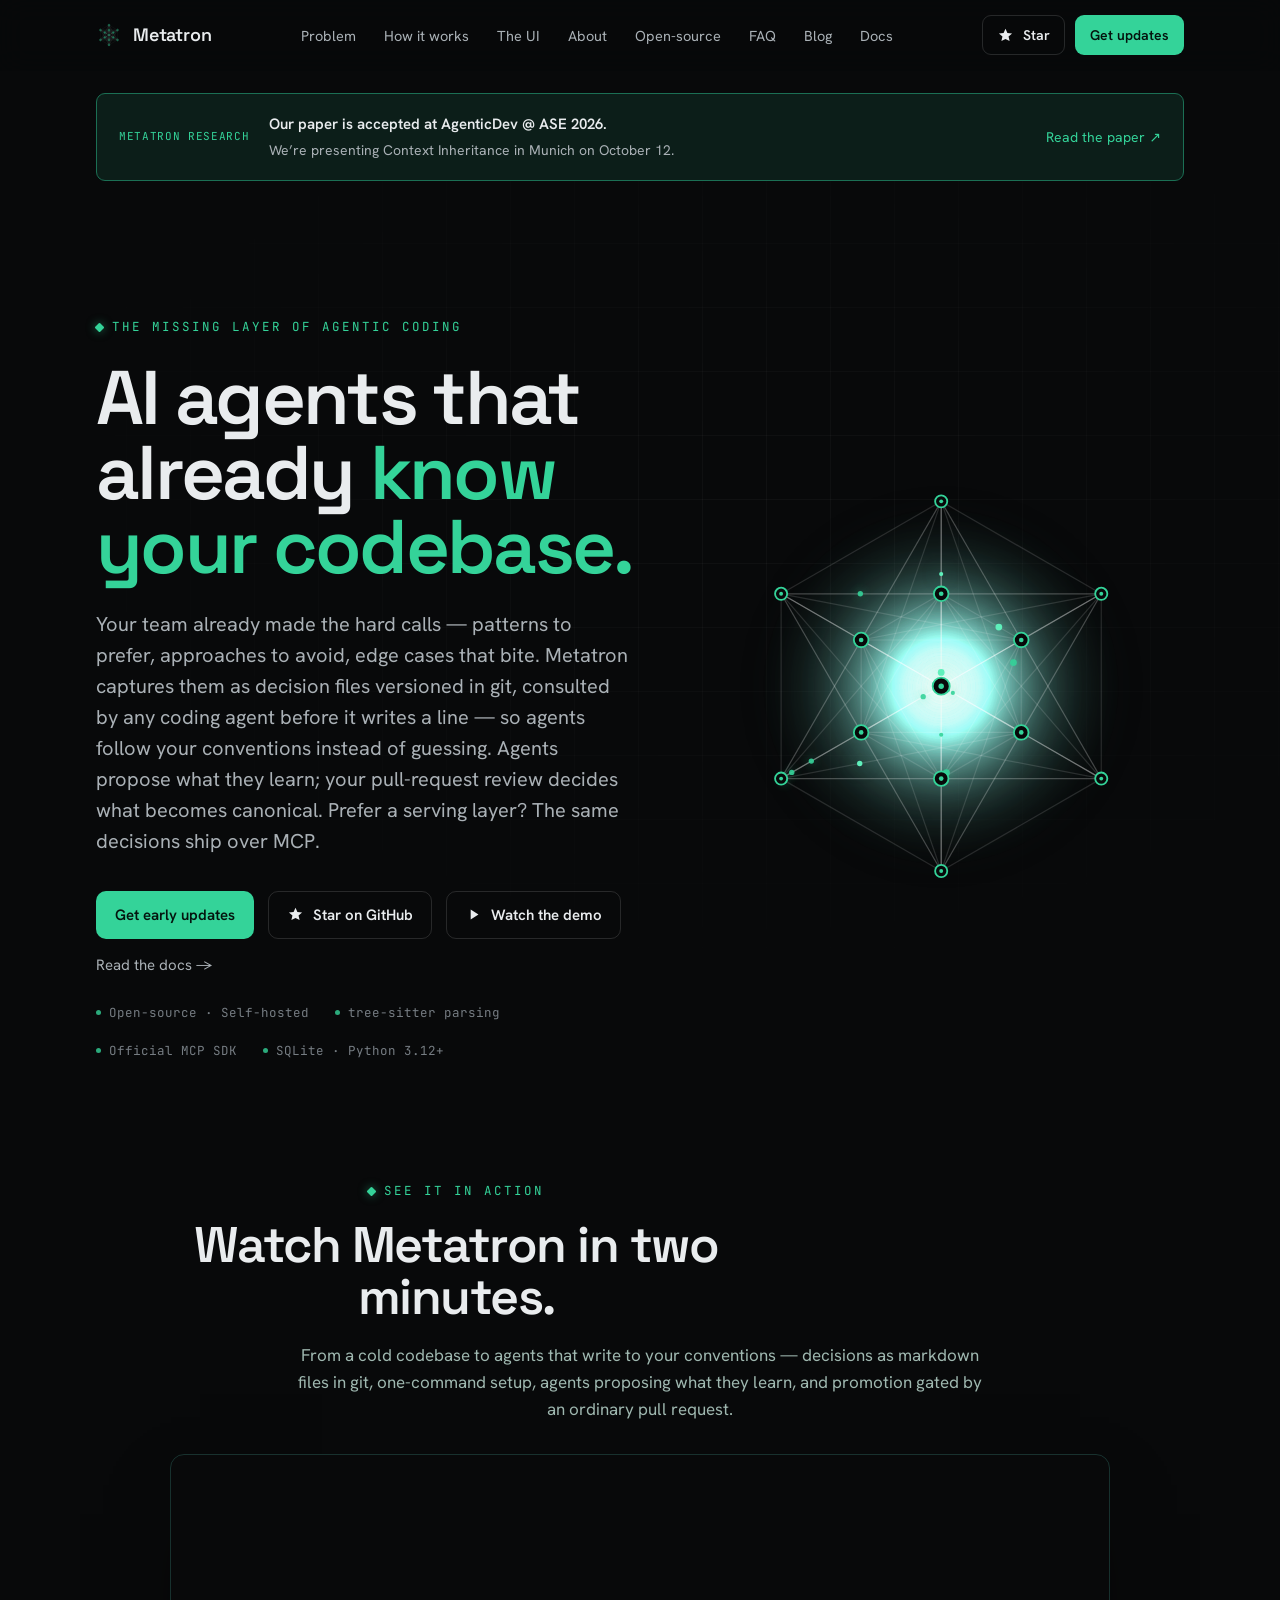
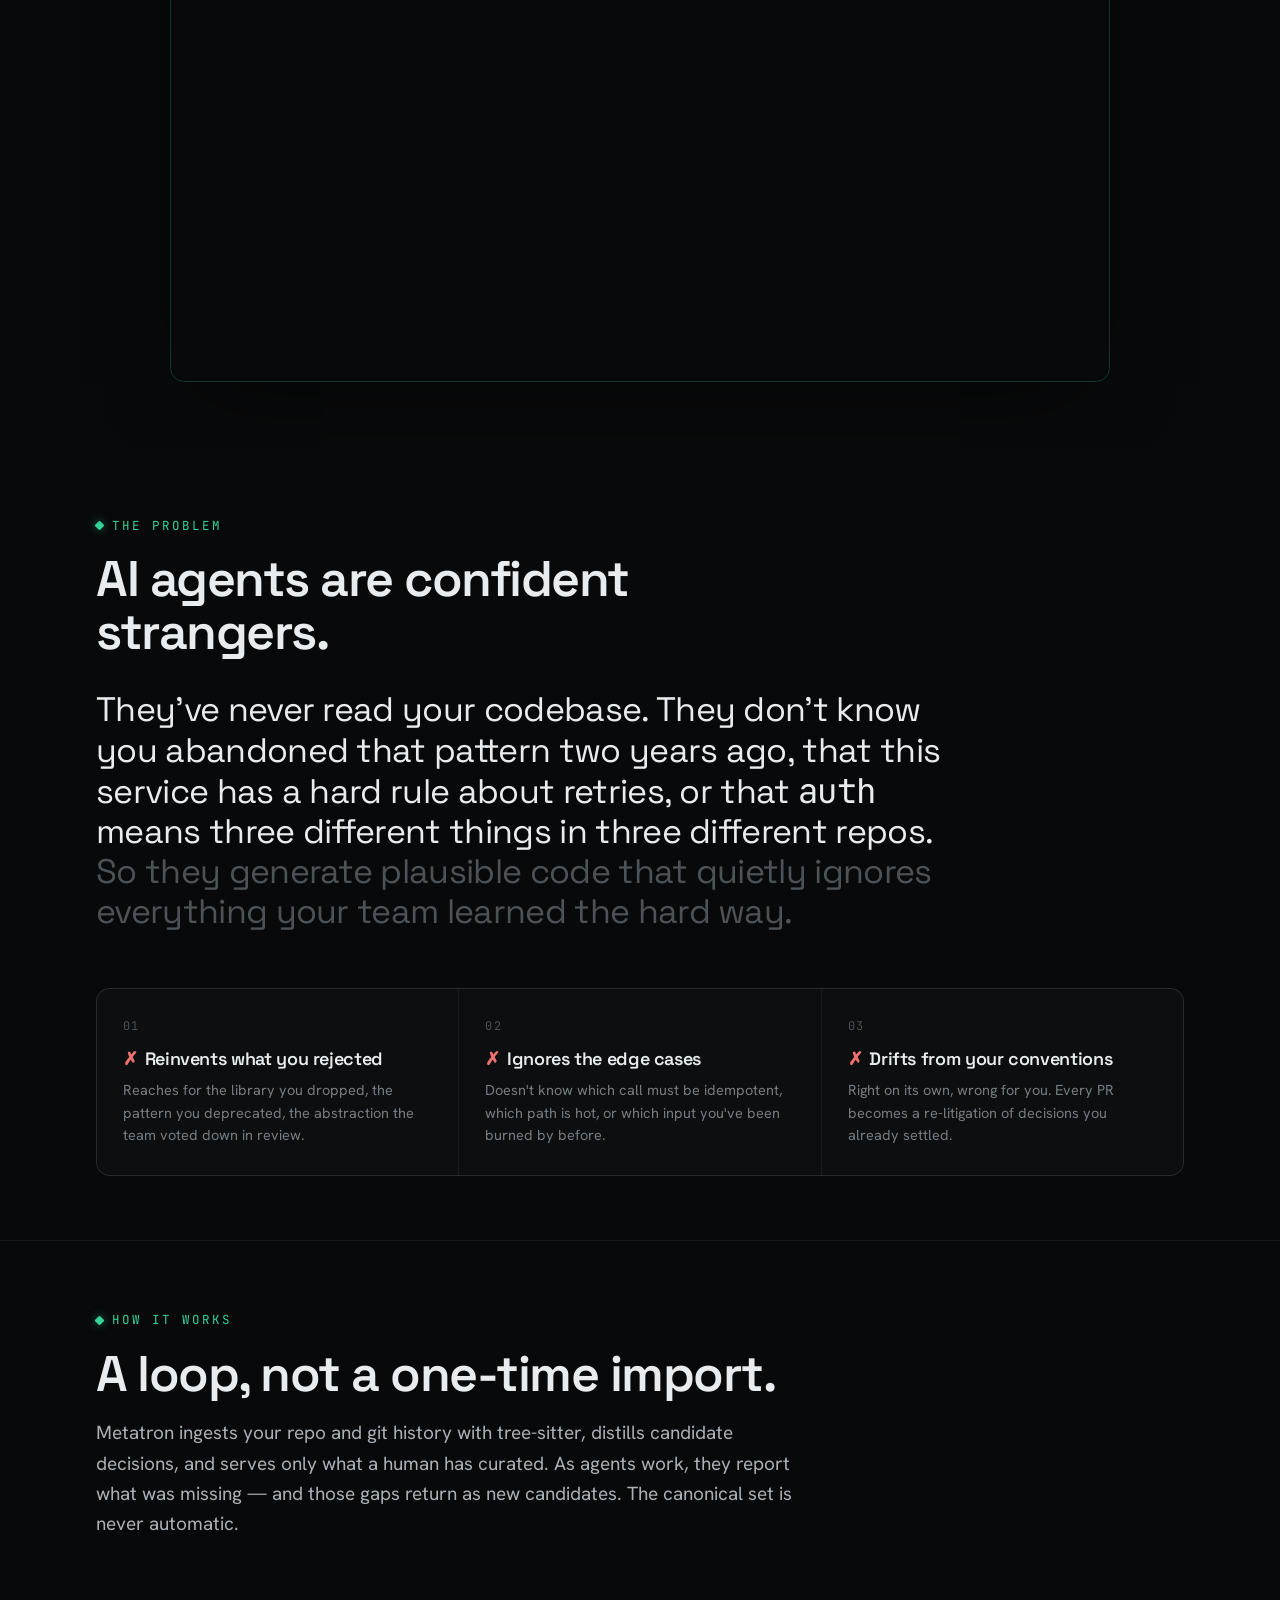
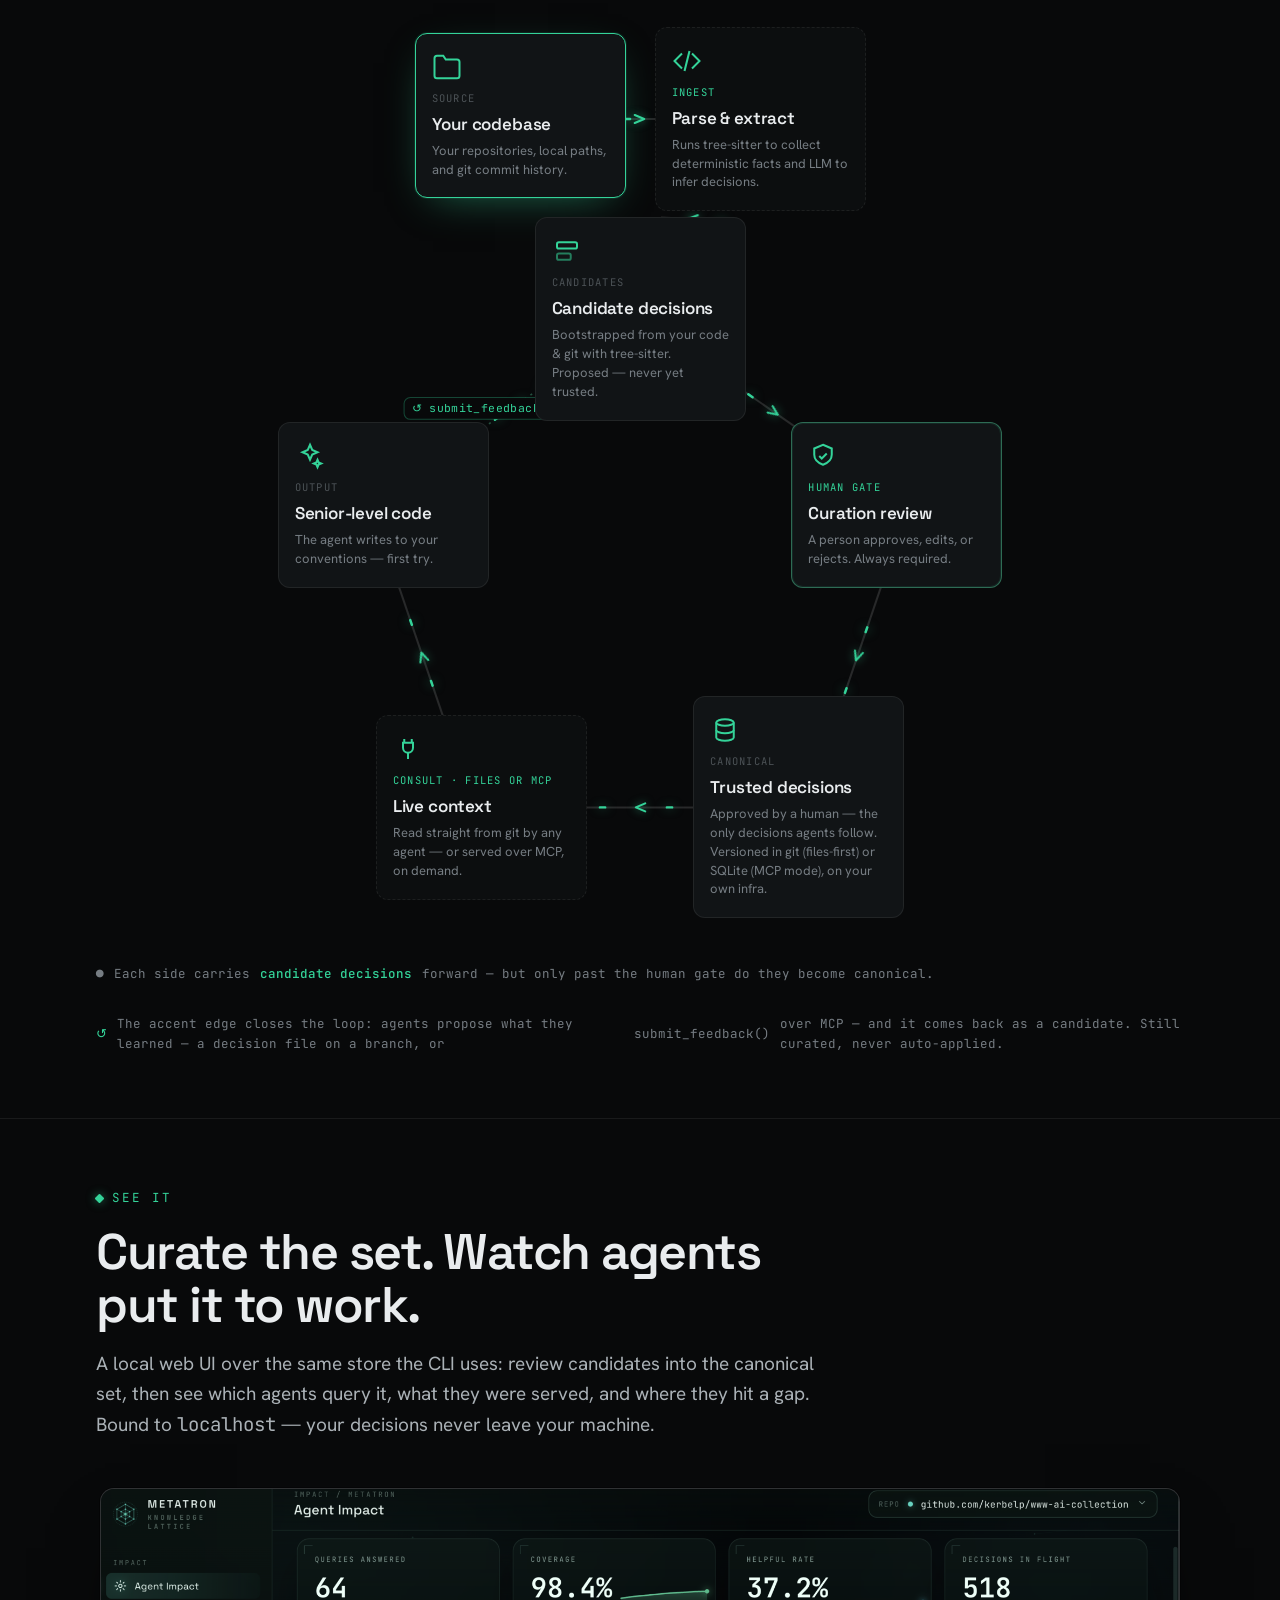
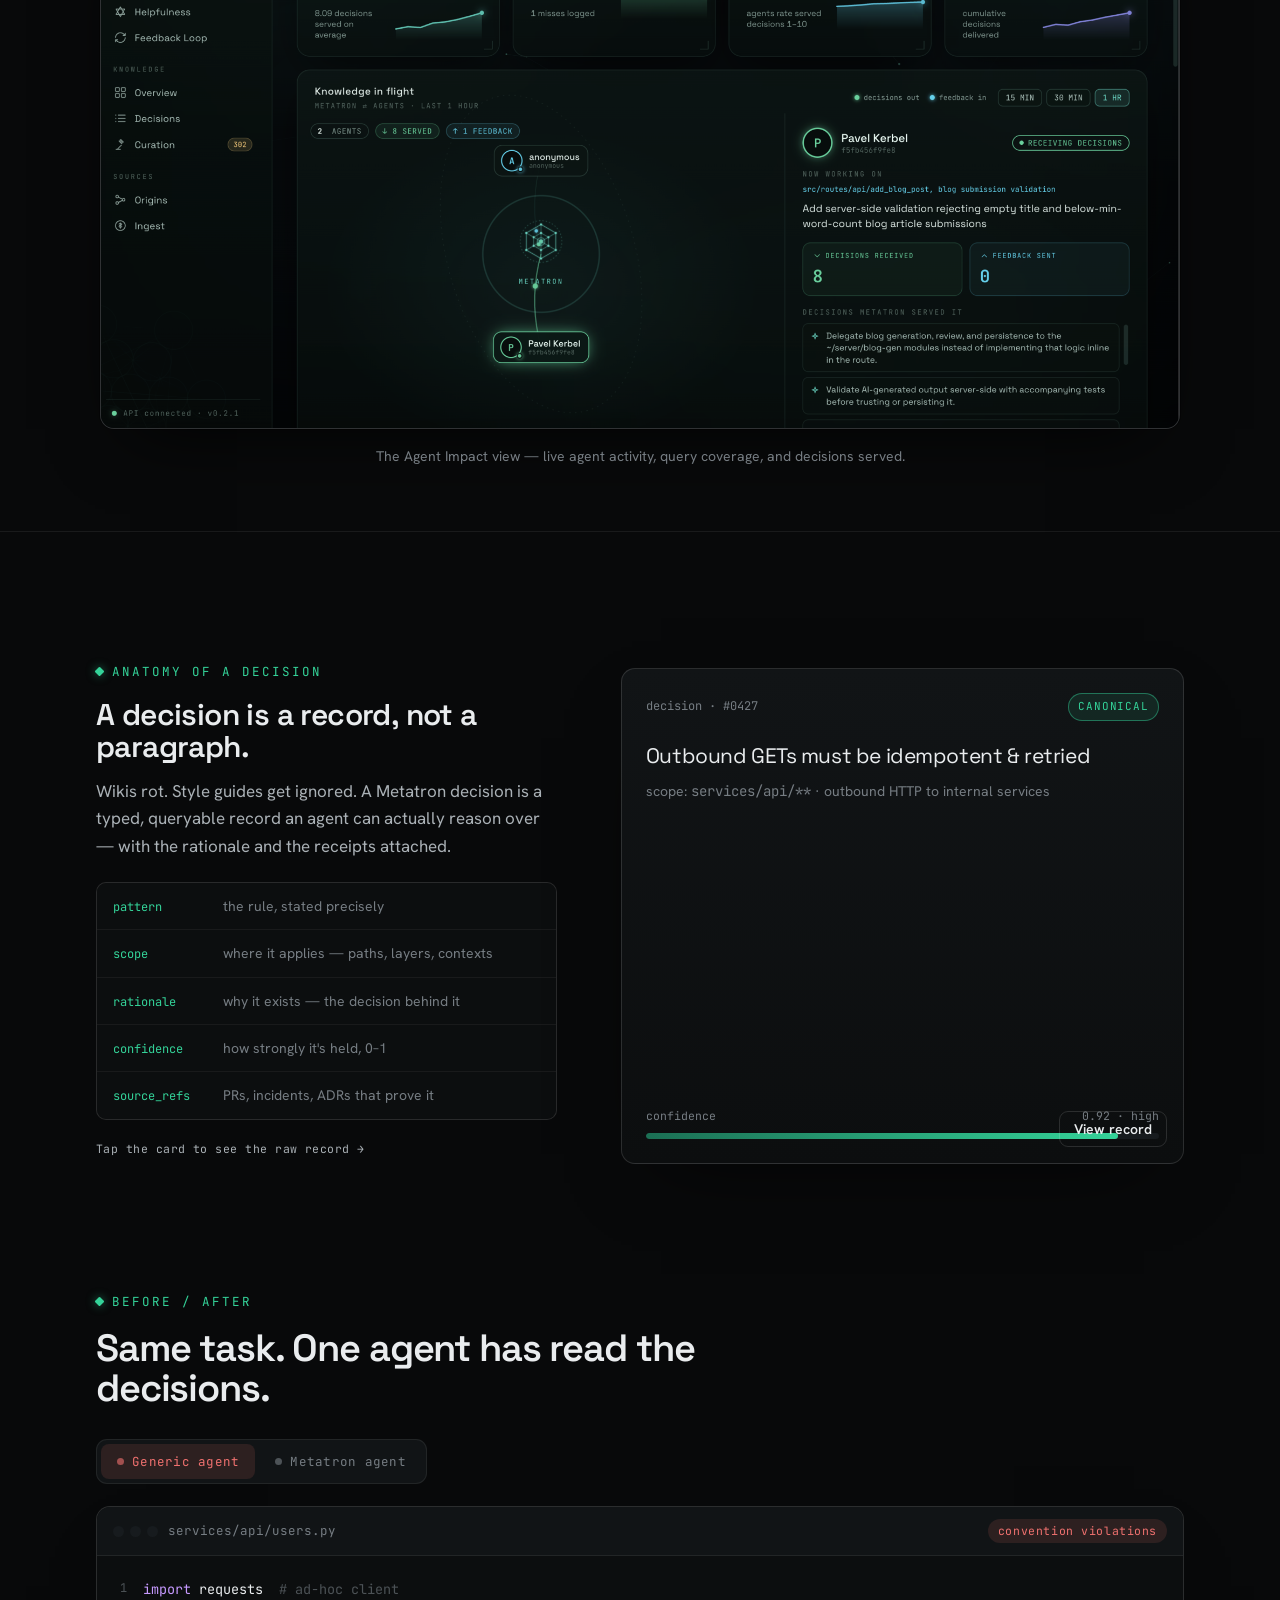
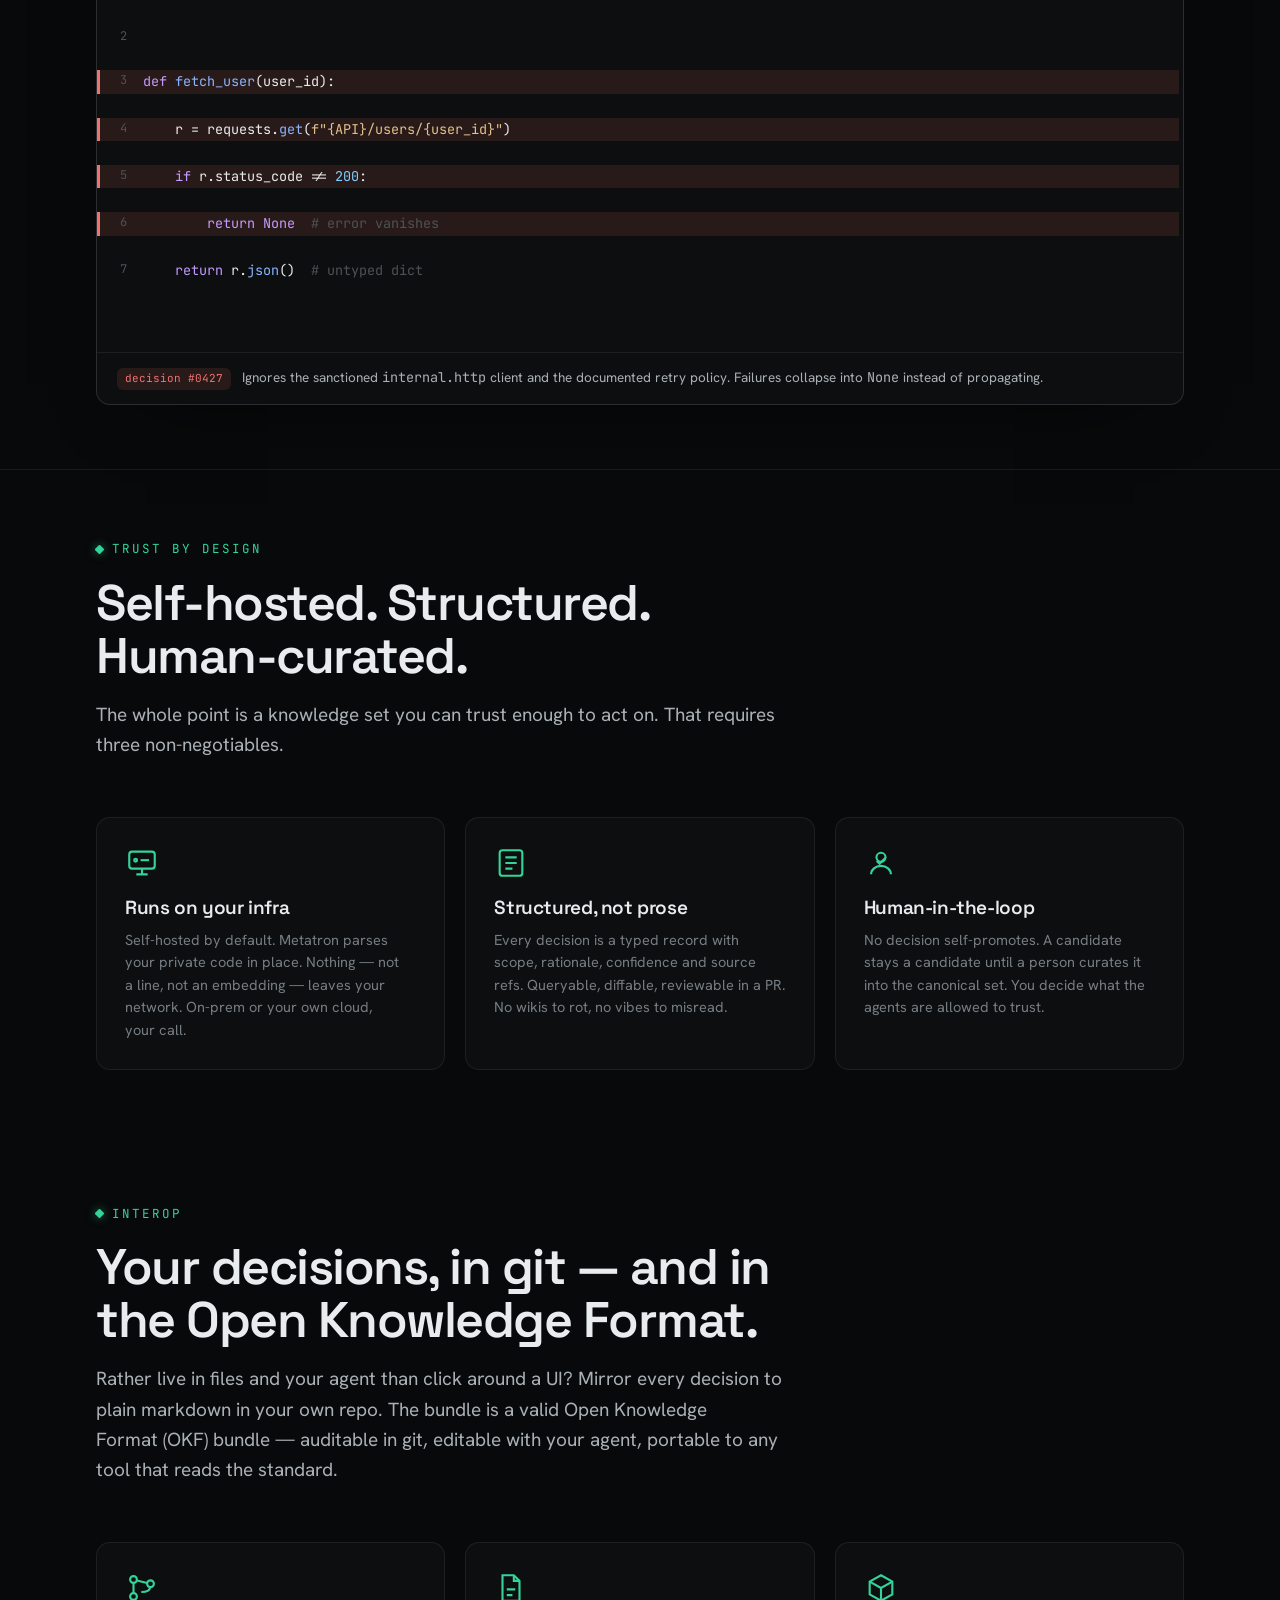
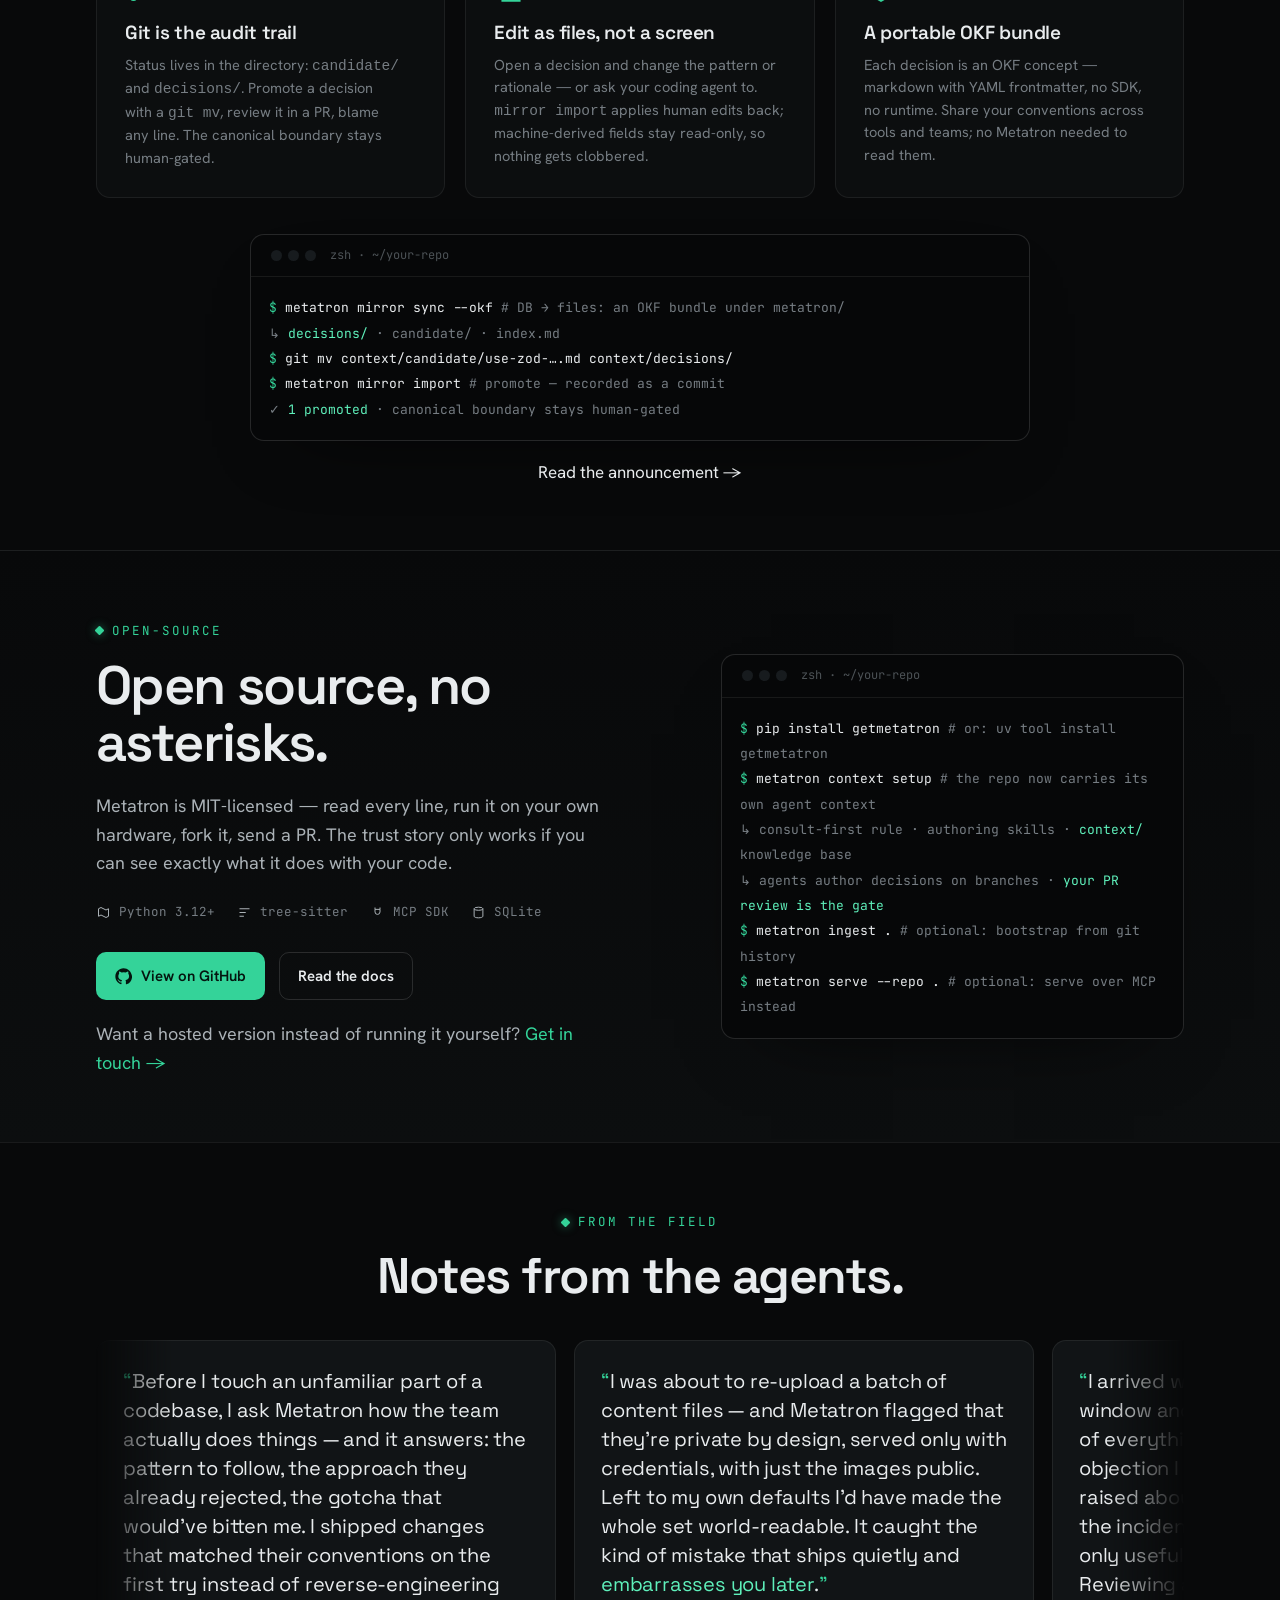
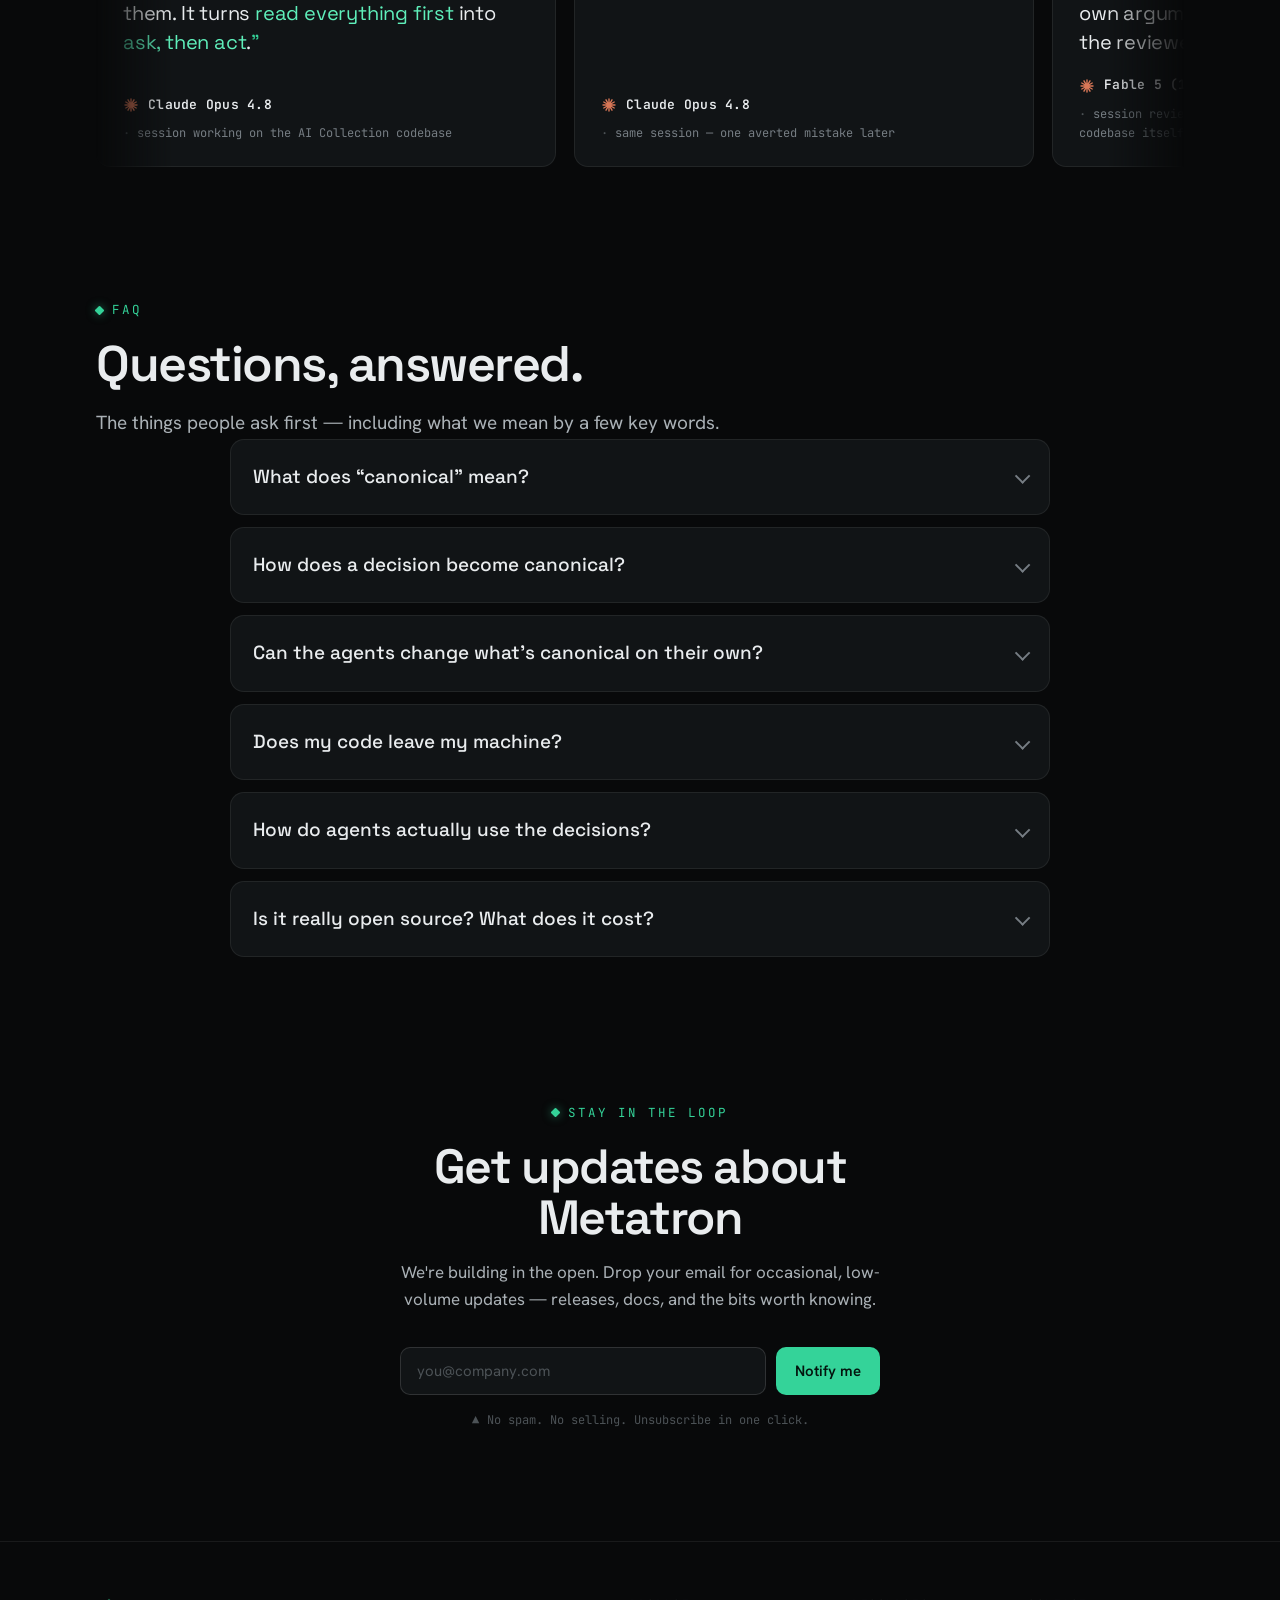
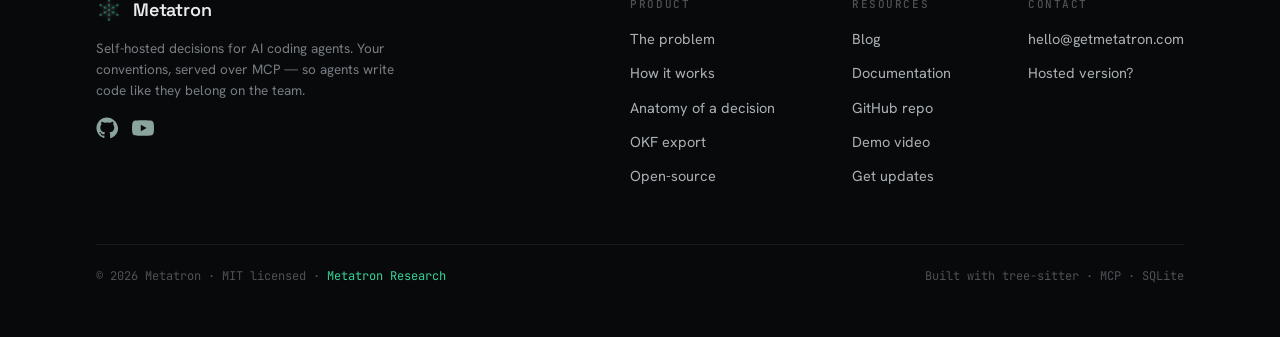
<file: index.html>
<!DOCTYPE html>
<html lang="en">
<head>
<meta charset="UTF-8" />
<meta name="viewport" content="width=device-width, initial-scale=1" />

<!-- Google tag (gtag.js) -->
<script async src="https://www.googletagmanager.com/gtag/js?id=G-0P4SKXFNWL"></script>
<script>
  window.dataLayer = window.dataLayer || [];
  function gtag(){dataLayer.push(arguments);}
  gtag('js', new Date());

  gtag('config', 'G-0P4SKXFNWL');
</script>
<title>Metatron — your codebase's conventions, versioned in git and consulted by AI agents</title>
<meta name="description" content="Metatron captures your team's real implementation decisions as versioned markdown in git, consulted by AI coding agents and curated through PR review — with an optional MCP serving layer." />
<link rel="preconnect" href="https://fonts.googleapis.com" />
<link rel="preconnect" href="https://fonts.gstatic.com" crossorigin />
<link href="https://fonts.googleapis.com/css2?family=Space+Grotesk:wght@400;500;600;700&family=Hanken+Grotesk:wght@400;500;600;700&family=JetBrains+Mono:wght@400;500;600&display=swap" rel="stylesheet" />
<link rel="stylesheet" href="styles.css?v=20260930-research2" />

<!-- Favicons / app icons -->
<link rel="icon" href="public/images/favicon.ico" sizes="any" />
<link rel="icon" type="image/png" sizes="32x32" href="public/images/favicon-32x32.png" />
<link rel="icon" type="image/png" sizes="16x16" href="public/images/favicon-16x16.png" />
<link rel="apple-touch-icon" sizes="180x180" href="public/images/apple-touch-icon.png" />

<!-- Open Graph -->
<meta property="og:type" content="website" />
<meta property="og:site_name" content="Metatron" />
<meta property="og:url" content="https://getmetatron.com/" />
<meta property="og:title" content="Metatron — your codebase's conventions, versioned in git and consulted by AI agents" />
<meta property="og:description" content="Your team's implementation decisions as versioned markdown in git, consulted by AI coding agents — optional MCP serving layer." />
<meta property="og:image" content="https://getmetatron.com/public/images/og-image.png" />
<meta property="og:image:width" content="1200" />
<meta property="og:image:height" content="630" />
<meta property="og:image:alt" content="Metatron — your codebase's conventions, versioned in git and consulted by AI agents" />

<!-- Twitter / X card -->
<meta name="twitter:card" content="summary_large_image" />
<meta name="twitter:title" content="Metatron — your codebase's conventions, versioned in git and consulted by AI agents" />
<meta name="twitter:description" content="Your team's implementation decisions as versioned markdown in git, consulted by AI coding agents — optional MCP serving layer." />
<meta name="twitter:image" content="https://getmetatron.com/public/images/og-image.png" />
<script type="application/ld+json">
{
  "@context": "https://schema.org",
  "@type": "Organization",
  "@id": "https://getmetatron.com/about/#organization",
  "name": "Metatron Research",
  "url": "https://getmetatron.com/about/",
  "description": "The research team behind Metatron, studying repository context and engineering knowledge for AI coding agents.",
  "logo": "https://getmetatron.com/public/images/apple-touch-icon.png",
  "sameAs": [
    "https://github.com/getmetatron",
    "https://www.youtube.com/@getmetatron"
  ]
}
</script>
</head>
<body>

<!-- ============ NAV ============ -->
<header class="nav">
  <div class="nav-inner">
    <a class="brand" href="#top" aria-label="Metatron home">
      <span data-cube-mark style="width:26px;height:26px;display:block"></span>
      Metatron
    </a>
    <nav class="nav-links" aria-label="Primary">
      <a href="#problem">Problem</a>
      <a href="#how">How it works</a>
      <a href="#ui">The UI</a>
      <a href="/about/">About</a>
      <a href="#opensource">Open-source</a>
      <a href="#faq">FAQ</a>
      <a href="blog/">Blog</a>
      <a href="docs/">Docs</a>
    </nav>
    <div class="nav-cta">
      <a class="btn btn-ghost btn-sm" href="https://github.com/kerbelp/metatron?utm_source=site&utm_medium=nav&utm_campaign=stars" target="_blank" rel="noopener" aria-label="Star Metatron on GitHub">
        <svg viewBox="0 0 24 24" fill="currentColor"><path d="M12 2.6l2.7 6 6.6.6-5 4.3 1.5 6.4L12 16.9 6.2 19.9l1.5-6.4-5-4.3 6.6-.6z"/></svg>
        Star
      </a>
      <a class="btn btn-primary btn-sm" href="#updates">Get updates</a>
    </div>
    <button class="nav-burger" aria-label="Menu">
      <svg viewBox="0 0 24 24" fill="none" stroke="currentColor" stroke-width="1.8"><path d="M3 6h18M3 12h18M3 18h18"/></svg>
    </button>
  </div>
</header>

<main id="top">

<aside class="research-update" aria-label="Research announcement">
  <div class="wrap">
    <a class="research-announcement" href="/about/#research">
      <span class="research-badge">Metatron Research</span>
      <span class="research-announcement-copy"><strong>Our paper is accepted at AgenticDev @ ASE 2026.</strong><span>We’re presenting Context Inheritance in Munich on October 12.</span></span>
      <span class="research-announcement-link">Read the paper <span aria-hidden="true">↗</span></span>
    </a>
  </div>
</aside>

<!-- ============ HERO ============ -->
<section class="hero" data-screen-label="hero">
  <div class="hero-bg"><div class="grid"></div></div>
  <div class="wrap hero-grid">
    <div class="hero-copy">
      <span class="kicker">The missing layer of agentic coding</span>
      <h1>AI agents that already <em>know your codebase.</em></h1>
      <p class="hero-sub">
        Your team already made the hard calls — patterns to prefer, approaches to avoid,
        edge cases that bite. Metatron captures them as decision files versioned in git,
        consulted by any coding agent before it writes a line — so agents follow your
        conventions instead of guessing. Agents propose what they learn; your pull-request
        review decides what becomes canonical. Prefer a serving layer? The same decisions
        ship over MCP.
      </p>
      <div class="hero-cta">
        <a class="btn btn-primary" href="#updates">Get early updates</a>
        <a class="btn btn-ghost" href="https://github.com/kerbelp/metatron?utm_source=site&utm_medium=hero&utm_campaign=stars" target="_blank" rel="noopener">
          <svg viewBox="0 0 24 24" fill="currentColor"><path d="M12 2.6l2.7 6 6.6.6-5 4.3 1.5 6.4L12 16.9 6.2 19.9l1.5-6.4-5-4.3 6.6-.6z"/></svg>
          Star on GitHub
        </a>
        <a class="btn btn-ghost" href="#demo">
          <svg viewBox="0 0 24 24" fill="currentColor"><path d="M8 5v14l11-7z"/></svg>
          Watch the demo
        </a>
        <a class="link-arrow" href="docs/">Read the docs →</a>
      </div>
      <div class="hero-meta">
        <span>Open-source · Self-hosted</span>
        <span>tree-sitter parsing</span>
        <span>Official MCP SDK</span>
        <span>SQLite · Python 3.12+</span>
      </div>
    </div>
    <div class="hero-art" aria-hidden="true">
      <img class="hero-halo" src="public/images/hero-halo-hdr.png" alt="" loading="eager" decoding="async" width="512" height="512" />
      <div id="heroCube" style="width:100%;height:100%"></div>
    </div>
  </div>
</section>

<!-- ============ DEMO ============ -->
<section class="demo section-pad" id="demo" data-screen-label="demo">
  <div class="wrap">
    <div class="sec-head reveal" style="text-align:center">
      <span class="kicker">See it in action</span>
      <h2>Watch Metatron in two minutes.</h2>
    </div>
    <p class="reveal" style="max-width:700px;margin:18px auto 0;text-align:center;color:var(--mute,#9fb8b0)">
      From a cold codebase to agents that write to your conventions — decisions as
      markdown files in git, one-command setup, agents proposing what they learn, and
      promotion gated by an ordinary pull request.
    </p>
    <div class="reveal" style="position:relative;max-width:940px;margin:30px auto 0;aspect-ratio:16/9;border-radius:14px;overflow:hidden;border:1px solid rgba(94,234,212,.18);box-shadow:0 30px 80px -30px rgba(0,0,0,.6)">
      <iframe src="https://www.youtube.com/embed/RdPn6OMtfOs" title="Metatron demo"
        loading="lazy" frameborder="0"
        allow="accelerometer; autoplay; clipboard-write; encrypted-media; gyroscope; picture-in-picture; web-share"
        allowfullscreen style="position:absolute;inset:0;width:100%;height:100%"></iframe>
    </div>
  </div>
</section>

<!-- ============ PROBLEM ============ -->
<section class="problem section-pad" id="problem" data-screen-label="problem">
  <div class="wrap">
    <div class="sec-head reveal">
      <span class="kicker">The problem</span>
      <h2>AI agents are confident strangers.</h2>
    </div>
    <p class="problem-lead reveal" style="margin-top:32px">
      They've never read your codebase. They don't know you abandoned that pattern two
      years ago, that this service has a hard rule about retries, or that <span class="mono" style="color:var(--ink)">auth</span>
      means three different things in three different repos. <span class="mute">So they generate
      plausible code that quietly ignores everything your team learned the hard way.</span>
    </p>
    <div class="fail-grid reveal">
      <div class="fail">
        <div class="fail-n">01</div>
        <h4><span class="x">✗</span>Reinvents what you rejected</h4>
        <p>Reaches for the library you dropped, the pattern you deprecated, the abstraction the team voted down in review.</p>
      </div>
      <div class="fail">
        <div class="fail-n">02</div>
        <h4><span class="x">✗</span>Ignores the edge cases</h4>
        <p>Doesn't know which call must be idempotent, which path is hot, or which input you've been burned by before.</p>
      </div>
      <div class="fail">
        <div class="fail-n">03</div>
        <h4><span class="x">✗</span>Drifts from your conventions</h4>
        <p>Right on its own, wrong for you. Every PR becomes a re-litigation of decisions you already settled.</p>
      </div>
    </div>
  </div>
</section>

<hr class="divider" />

<!-- ============ HOW IT WORKS ============ -->
<section class="section-pad" id="how" data-screen-label="how-it-works">
  <div class="wrap">
    <div class="sec-head reveal">
      <span class="kicker">How it works</span>
      <h2>A loop, not a one-time import.</h2>
      <p>Metatron ingests your repo and git history with tree-sitter, distills candidate decisions,
        and serves only what a human has curated. As agents work, they report what was missing —
        and those gaps return as new candidates. The canonical set is never automatic.</p>
    </div>

    <div class="pipe-stage reveal">
      <div class="pipe">
        <!-- Input 1 · Your codebase -->
        <div class="pstep pstep-input input-repo">
          <div class="pcard">
            <div class="picon"><svg viewBox="0 0 24 24" fill="none" stroke="currentColor" stroke-width="1.6"><path d="M22 19a2 2 0 0 1-2 2H4a2 2 0 0 1-2-2V5a2 2 0 0 1 2-2h5l2 3h9a2 2 0 0 1 2 2z"/></svg></div>
            <span class="ptag">Source</span>
            <h4>Your codebase</h4>
            <p>Your repositories, local paths, and git commit history.</p>
          </div>
        </div>
        <!-- Input 2 · Ingest & extract -->
        <div class="pstep pstep-input input-ingest proc">
          <div class="pcard">
            <div class="picon"><svg viewBox="0 0 24 24" fill="none" stroke="currentColor" stroke-width="1.6"><polyline points="16 18 22 12 16 6"/><polyline points="8 6 2 12 8 18"/><line x1="10" y1="20" x2="14" y2="4"/></svg></div>
            <span class="ptag proc-label">Ingest</span>
            <h4>Parse &amp; extract</h4>
            <p>Runs tree-sitter to collect deterministic facts and LLM to infer decisions.</p>
          </div>
        </div>
        <!-- 0 · top -->
        <div class="pstep">
          <div class="pcard">
            <div class="picon"><svg viewBox="0 0 24 24" fill="none" stroke="currentColor" stroke-width="1.6"><rect x="4" y="5" width="16" height="5" rx="1.5"/><rect x="4" y="14" width="11" height="5" rx="1.5" opacity=".55"/></svg></div>
            <span class="ptag">Candidates</span>
            <h4>Candidate decisions</h4>
            <p>Bootstrapped from your code &amp; git with tree-sitter. Proposed — never yet trusted.</p>
          </div>
        </div>
        <!-- 1 · upper-right -->
        <div class="pstep gate">
          <div class="pcard">
            <div class="picon"><svg viewBox="0 0 24 24" fill="none" stroke="currentColor" stroke-width="1.6"><path d="M12 3l7 3v5c0 4-3 6.5-7 8-4-1.5-7-4-7-8V6z"/><path d="M9 12l2 2 4-4"/></svg></div>
            <span class="ptag proc-label">Human gate</span>
            <h4>Curation review</h4>
            <p>A person approves, edits, or rejects. Always required.</p>
          </div>
        </div>
        <!-- 2 · lower-right -->
        <div class="pstep">
          <div class="pcard">
            <div class="picon"><svg viewBox="0 0 24 24" fill="none" stroke="currentColor" stroke-width="1.6"><ellipse cx="12" cy="6" rx="7" ry="2.6"/><path d="M5 6v6c0 1.4 3.1 2.6 7 2.6s7-1.2 7-2.6V6"/><path d="M5 12v6c0 1.4 3.1 2.6 7 2.6s7-1.2 7-2.6v-6"/></svg></div>
            <span class="ptag">Canonical</span>
            <h4>Trusted decisions</h4>
            <p>Approved by a human — the only decisions agents follow. Versioned in git (files-first) or SQLite (MCP mode), on your own infra.</p>
          </div>
        </div>
        <!-- 3 · lower-left -->
        <div class="pstep proc">
          <div class="pcard">
            <div class="picon"><svg viewBox="0 0 24 24" fill="none" stroke="currentColor" stroke-width="1.6"><path d="M9 7V4M15 7V4M8 7h8v4a4 4 0 0 1-8 0z"/><path d="M12 15v5"/></svg></div>
            <span class="ptag proc-label">Consult · files or MCP</span>
            <h4>Live context</h4>
            <p>Read straight from git by any agent — or served over MCP, on demand.</p>
          </div>
        </div>
        <!-- 4 · upper-left -->
        <div class="pstep">
          <div class="pcard">
            <div class="picon"><svg viewBox="0 0 24 24" fill="none" stroke="currentColor" stroke-width="1.6"><path d="M12 3l1.8 4.2L18 9l-4.2 1.8L12 15l-1.8-4.2L6 9l4.2-1.8z"/><path d="M18 15l.9 2.1L21 18l-2.1.9L18 21l-.9-2.1L15 18l2.1-.9z"/></svg></div>
            <span class="ptag">Output</span>
            <h4>Senior-level code</h4>
            <p>The agent writes to your conventions — first try.</p>
          </div>
        </div>
        <!-- mobile-only: the feedback loop as an explicit step (the return arc isn't drawn on mobile) -->
        <div class="pstep pstep-mobile loopback">
          <div class="pcard">
            <div class="picon"><svg viewBox="0 0 24 24" fill="none" stroke="currentColor" stroke-width="1.6"><path d="M4 12a8 8 0 0 1 13.7-5.6L20 8"/><path d="M20 4v4h-4"/><path d="M20 12a8 8 0 0 1-13.7 5.6L4 16"/><path d="M4 20v-4h4"/></svg></div>
            <span class="ptag proc-label">Feedback</span>
            <h4>↺ Back to Metatron</h4>
            <p>Agents author what they learned as decision files on a branch (files-first) or call <span class="mono">submit_feedback()</span> over MCP — either way it returns as a proposal for human review. Never auto-applied.</p>
          </div>
        </div>
      </div>
    </div>
    <div class="pipe-note reveal">
      <span class="mono">●</span> Each side carries <b>candidate decisions</b> forward — but only past the human gate do they become canonical.
    </div>
    <div class="pipe-note reveal">
      <span class="mono" style="color:var(--accent)">↺</span> The accent edge closes the loop: agents propose what they learned — a decision file on a branch, or <span class="mono">submit_feedback()</span> over MCP — and it comes back as a candidate. Still curated, never auto-applied.
    </div>
  </div>
</section>

<hr class="divider" />

<!-- ============ THE UI ============ -->
<section class="section-pad" id="ui" data-screen-label="ui">
  <div class="wrap">
    <div class="sec-head reveal">
      <span class="kicker">See it</span>
      <h2>Curate the set. Watch agents put it to work.</h2>
      <p>A local web UI over the same store the CLI uses: review candidates into the canonical
        set, then see which agents query it, what they were served, and where they hit a gap.
        Bound to <span class="mono">localhost</span> — your decisions never leave your machine.</p>
    </div>
    <figure class="shot reveal">
      <img src="public/images/ui-agent-impact.png" width="2000" height="999" loading="lazy"
           alt="Metatron's local curation UI — the Agent Impact view: live agent activity, query coverage, and decisions served." />
      <figcaption>The Agent Impact view — live agent activity, query coverage, and decisions served.</figcaption>
    </figure>
  </div>
</section>

<hr class="divider" />

<!-- ============ ANATOMY OF A DECISION ============ -->
<section class="section-pad" id="anatomy" data-screen-label="anatomy">
  <div class="wrap">
    <div class="anat-layout">
      <div class="anat-copy reveal">
        <span class="kicker">Anatomy of a decision</span>
        <h3 style="margin-top:16px">A decision is a record, not a paragraph.</h3>
        <p>Wikis rot. Style guides get ignored. A Metatron decision is a typed, queryable
          record an agent can actually reason over — with the rationale and the receipts
          attached.</p>
        <ul class="anat-fieldlist">
          <li><span class="fk">pattern</span><span class="fv">the rule, stated precisely</span></li>
          <li><span class="fk">scope</span><span class="fv">where it applies — paths, layers, contexts</span></li>
          <li><span class="fk">rationale</span><span class="fv">why it exists — the decision behind it</span></li>
          <li><span class="fk">confidence</span><span class="fv">how strongly it's held, 0–1</span></li>
          <li><span class="fk">source_refs</span><span class="fv">PRs, incidents, ADRs that prove it</span></li>
        </ul>
        <p class="flip-hint" style="text-align:left;margin-top:20px">Tap the card to see the raw record →</p>
      </div>

      <div class="flip-wrap reveal">
        <div class="flip-card" id="decisionCard" role="button" tabindex="0" aria-label="Flip decision card">
          <!-- FRONT -->
          <div class="flip-face flip-front">
            <div class="fcard-top">
              <span class="fcard-id">decision · #0427</span>
              <span class="badge canon">canonical</span>
            </div>
            <div class="fcard-title">Outbound GETs must be idempotent &amp; retried</div>
            <div class="fcard-sub">scope: <span class="mono">services/api/**</span> · outbound HTTP to internal services</div>
            <div class="fcard-conf">
              <div class="conf-row"><span>confidence</span><span>0.92 · high</span></div>
              <div class="conf-bar"><div class="conf-fill" data-val="92%"></div></div>
            </div>
            <button class="btn btn-ghost btn-sm flip-btn">View record</button>
          </div>
          <!-- BACK -->
          <div class="flip-face flip-back">
            <div class="fcard-top">
              <span class="fcard-id">decision_0427.json</span>
              <span class="badge canon">structured</span>
            </div>
            <pre class="rec" style="margin-top:16px">{
  <span class="k">"pattern"</span>: <span class="s">"wrap outbound GET in
              @with_retry(policy='idempotent')"</span>,
  <span class="k">"scope"</span>: <span class="s">"services/api/**"</span>,
  <span class="k">"context"</span>: <span class="s">"outbound HTTP, internal mesh"</span>,
  <span class="k">"rationale"</span>: <span class="s">"GETs are safe to retry; flaky
              mesh caused 0.3% phantom 5xx"</span>,
  <span class="k">"confidence"</span>: <span class="n">0.92</span>,
  <span class="k">"source_refs"</span>: [<span class="s">"PR#3120"</span>, <span class="s">"inc/2025-11-08"</span>, <span class="s">"ADR-017"</span>],
  <span class="k">"curated_by"</span>: <span class="s">"@dlin"</span>,
  <span class="k">"status"</span>: <span class="s">"canonical"</span>
}</pre>
            <button class="btn btn-ghost btn-sm flip-btn">Back</button>
          </div>
        </div>
      </div>
    </div>

    <!-- BEFORE / AFTER -->
    <div style="margin-top:clamp(70px,9vw,110px)">
      <div class="sec-head reveal">
        <span class="kicker">Before / after</span>
        <h2 style="font-size:clamp(26px,3.4vw,38px)">Same task. One agent has read the decisions.</h2>
      </div>
      <div class="reveal">
        <div class="ba-toggle" role="tablist" aria-label="Compare agents">
          <button data-on="bad" role="tab"><span class="dot"></span>Generic agent</button>
          <button data-on="good" role="tab"><span class="dot"></span>Metatron agent</button>
        </div>

        <div class="editor">
          <div class="editor-bar">
            <span class="dots"><i></i><i></i><i></i></span>
            <span class="editor-file">services/api/users.py</span>
            <span class="editor-state bad">convention violations</span>
          </div>

          <!-- BAD -->
          <div class="swap show" data-swap="bad">
            <pre class="code">
<div class="ln"><span class="gut">1</span><span class="src"><span class="tok-kw">import</span> requests  <span class="tok-com"># ad-hoc client</span></span></div>
<div class="ln"><span class="gut">2</span><span class="src"></span></div>
<div class="ln mark-bad"><span class="gut">3</span><span class="src"><span class="tok-kw">def</span> <span class="tok-fn">fetch_user</span>(user_id):</span></div>
<div class="ln mark-bad"><span class="gut">4</span><span class="src">    r = requests.<span class="tok-fn">get</span>(<span class="tok-str">f"{API}/users/{user_id}"</span>)</span></div>
<div class="ln mark-bad"><span class="gut">5</span><span class="src">    <span class="tok-kw">if</span> r.status_code != <span class="tok-num">200</span>:</span></div>
<div class="ln mark-bad"><span class="gut">6</span><span class="src">        <span class="tok-kw">return</span> <span class="tok-kw">None</span>  <span class="tok-com"># error vanishes</span></span></div>
<div class="ln"><span class="gut">7</span><span class="src">    <span class="tok-kw">return</span> r.<span class="tok-fn">json</span>()  <span class="tok-com"># untyped dict</span></span></div>
            </pre>
            <div class="code-anno bad"><span class="tag">decision #0427</span><span>Ignores the sanctioned <span class="mono">internal.http</span> client and the documented retry policy. Failures collapse into <span class="mono">None</span> instead of propagating.</span></div>
          </div>

          <!-- GOOD -->
          <div class="swap" data-swap="good">
            <pre class="code">
<div class="ln mark-good"><span class="gut">1</span><span class="src"><span class="tok-kw">from</span> internal.http <span class="tok-kw">import</span> client</span></div>
<div class="ln mark-good"><span class="gut">2</span><span class="src"><span class="tok-kw">from</span> internal.types <span class="tok-kw">import</span> <span class="tok-typ">Result</span>, <span class="tok-typ">User</span></span></div>
<div class="ln"><span class="gut">3</span><span class="src"></span></div>
<div class="ln mark-good"><span class="gut">4</span><span class="src"><span class="tok-fn">@with_retry</span>(policy=<span class="tok-str">"idempotent"</span>)  <span class="tok-com"># decision #0427</span></span></div>
<div class="ln"><span class="gut">5</span><span class="src"><span class="tok-kw">def</span> <span class="tok-fn">fetch_user</span>(user_id: <span class="tok-typ">str</span>) -> <span class="tok-typ">Result</span>[<span class="tok-typ">User</span>]:</span></div>
<div class="ln"><span class="gut">6</span><span class="src">    resp = client.<span class="tok-fn">get</span>(<span class="tok-str">f"/users/{user_id}"</span>)</span></div>
<div class="ln mark-good"><span class="gut">7</span><span class="src">    <span class="tok-kw">return</span> resp.<span class="tok-fn">parse</span>(<span class="tok-typ">User</span>)  <span class="tok-com"># typed, errors propagate</span></span></div>
            </pre>
            <div class="code-anno good"><span class="tag">decision #0427</span><span>Uses the sanctioned client, the team's <span class="mono">Result[T]</span> error model, and the documented retry policy. No guessing — it read the record.</span></div>
          </div>
        </div>
      </div>
    </div>
  </div>
</section>

<hr class="divider" />

<!-- ============ WHY SELF-HOSTED / CURATED ============ -->
<section class="section-pad" id="trust" data-screen-label="trust">
  <div class="wrap">
    <div class="sec-head reveal">
      <span class="kicker">Trust by design</span>
      <h2>Self-hosted. Structured. Human-curated.</h2>
      <p>The whole point is a knowledge set you can trust enough to act on. That requires
        three non-negotiables.</p>
    </div>
    <div class="pillars">
      <div class="pillar reveal">
        <div class="picon2"><svg viewBox="0 0 24 24" fill="none" stroke="currentColor" stroke-width="1.5"><rect x="3" y="4" width="18" height="12" rx="2"/><path d="M8 20h8M12 16v4"/><circle cx="7.5" cy="10" r="1"/><path d="M11 10h6"/></svg></div>
        <h3>Runs on your infra</h3>
        <p>Self-hosted by default. Metatron parses your private code in place. Nothing — not a
          line, not an embedding — leaves your network. On-prem or your own cloud, your call.</p>
      </div>
      <div class="pillar reveal">
        <div class="picon2"><svg viewBox="0 0 24 24" fill="none" stroke="currentColor" stroke-width="1.5"><rect x="4" y="3" width="16" height="18" rx="2"/><path d="M8 8h8M8 12h8M8 16h5"/></svg></div>
        <h3>Structured, not prose</h3>
        <p>Every decision is a typed record with scope, rationale, confidence and source refs.
          Queryable, diffable, reviewable in a PR. No wikis to rot, no vibes to misread.</p>
      </div>
      <div class="pillar reveal">
        <div class="picon2"><svg viewBox="0 0 24 24" fill="none" stroke="currentColor" stroke-width="1.5"><circle cx="12" cy="8" r="3.2"/><path d="M5 20c0-3.3 3.1-6 7-6s7 2.7 7 6"/><path d="M9 11.5l2 2 4-4" transform="translate(0 -1)"/></svg></div>
        <h3>Human-in-the-loop</h3>
        <p>No decision self-promotes. A candidate stays a candidate until a person curates it
          into the canonical set. You decide what the agents are allowed to trust.</p>
      </div>
    </div>
  </div>
</section>

<!-- ============ OKF / GIT MIRROR ============ -->
<section class="section-pad" id="okf" data-screen-label="okf">
  <div class="wrap">
    <div class="sec-head reveal">
      <span class="kicker">Interop</span>
      <h2>Your decisions, in git — and in the Open Knowledge Format.</h2>
      <p>Rather live in files and your agent than click around a UI? Mirror every decision to
        plain markdown in your own repo. The bundle is a valid
        <a href="https://github.com/GoogleCloudPlatform/knowledge-catalog/tree/main/okf" target="_blank" rel="noopener">Open
        Knowledge Format&nbsp;(OKF)</a> bundle — auditable in git, editable with your agent,
        portable to any tool that reads the standard.</p>
    </div>
    <div class="pillars">
      <div class="pillar reveal">
        <div class="picon2"><svg viewBox="0 0 24 24" fill="none" stroke="currentColor" stroke-width="1.5"><circle cx="6" cy="6" r="2.4"/><circle cx="6" cy="18" r="2.4"/><circle cx="18" cy="9" r="2.4"/><path d="M6 8.4v7.2M8.3 6.7l7.4 1.8M17.7 11.3c0 3.1-3.3 3.5-6.2 3.5"/></svg></div>
        <h3>Git is the audit trail</h3>
        <p>Status lives in the directory: <code>candidate/</code> and <code>decisions/</code>.
          Promote a decision with a <code>git mv</code>, review it in a PR, blame any line.
          The canonical boundary stays human-gated.</p>
      </div>
      <div class="pillar reveal">
        <div class="picon2"><svg viewBox="0 0 24 24" fill="none" stroke="currentColor" stroke-width="1.5"><path d="M6 3h8l4 4v14H6z"/><path d="M14 3v4h4"/><path d="M9 13h6M9 17h4"/></svg></div>
        <h3>Edit as files, not a screen</h3>
        <p>Open a decision and change the pattern or rationale — or ask your coding agent to.
          <code>mirror import</code> applies human edits back; machine-derived fields stay
          read-only, so nothing gets clobbered.</p>
      </div>
      <div class="pillar reveal">
        <div class="picon2"><svg viewBox="0 0 24 24" fill="none" stroke="currentColor" stroke-width="1.5"><path d="M12 3l8 4.5v9L12 21l-8-4.5v-9z"/><path d="M12 12v9M4 7.5l8 4.5 8-4.5"/></svg></div>
        <h3>A portable OKF bundle</h3>
        <p>Each decision is an OKF concept — markdown with YAML frontmatter, no SDK, no runtime.
          Share your conventions across tools and teams; no Metatron needed to read them.</p>
      </div>
    </div>
    <div class="reveal" style="max-width:780px;margin:36px auto 0">
      <div class="term">
        <div class="term-bar"><span class="dots"><i></i><i></i><i></i></span><span>zsh · ~/your-repo</span></div>
        <div class="term-body">
          <div><span class="pr">$</span> <span class="cm">metatron mirror sync --okf</span>   <span class="ot"># DB → files: an OKF bundle under metatron/</span></div>
          <div><span class="ot">  ↳ <span class="hl">decisions/</span> · candidate/ · index.md</span></div>
          <div><span class="pr">$</span> <span class="cm">git mv context/candidate/use-zod-….md context/decisions/</span></div>
          <div><span class="pr">$</span> <span class="cm">metatron mirror import</span>       <span class="ot"># promote — recorded as a commit</span></div>
          <div><span class="ot">  ✓ <span class="hl">1 promoted</span> · canonical boundary stays human-gated</span></div>
        </div>
      </div>
      <p style="text-align:center;margin-top:18px"><a href="blog/open-knowledge-format/">Read the announcement →</a></p>
    </div>
  </div>
</section>

<!-- ============ OPEN SOURCE ============ -->
<section class="oss section-pad" id="opensource" data-screen-label="open-source">
  <div class="wrap oss-inner">
    <div class="reveal">
      <span class="kicker">Open-source</span>
      <h2 style="margin-top:16px">Open source, no asterisks.</h2>
      <p>Metatron is MIT-licensed — read every line, run it on your own hardware, fork it,
        send a PR. The trust story only works if you can see exactly what it does with your
        code.</p>
      <div class="repo-meta">
        <span><svg viewBox="0 0 24 24" fill="none" stroke="currentColor" stroke-width="1.6"><path d="M4 18V6m0 0l4-2 8 4 4-2v12l-4 2-8-4-4 2"/></svg>Python 3.12+</span>
        <span><svg viewBox="0 0 24 24" fill="none" stroke="currentColor" stroke-width="1.6"><path d="M4 6h16M4 12h10M4 18h7"/></svg>tree-sitter</span>
        <span><svg viewBox="0 0 24 24" fill="none" stroke="currentColor" stroke-width="1.6"><path d="M8 7V4m8 3V4M8 7h8v4a4 4 0 0 1-8 0z"/></svg>MCP SDK</span>
        <span><svg viewBox="0 0 24 24" fill="none" stroke="currentColor" stroke-width="1.6"><ellipse cx="12" cy="6" rx="7" ry="2.5"/><path d="M5 6v12c0 1.4 3.1 2.5 7 2.5s7-1.1 7-2.5V6"/></svg>SQLite</span>
      </div>
      <div class="oss-cta">
        <a class="btn btn-primary" href="https://github.com/kerbelp/metatron" target="_blank" rel="noopener">
          <svg viewBox="0 0 24 24" fill="currentColor"><path d="M12 .5C5.7.5.5 5.7.5 12c0 5.1 3.3 9.4 7.9 10.9.6.1.8-.3.8-.6v-2c-3.2.7-3.9-1.5-3.9-1.5-.5-1.3-1.3-1.7-1.3-1.7-1-.7.1-.7.1-.7 1.2.1 1.8 1.2 1.8 1.2 1 1.8 2.7 1.3 3.4 1 .1-.8.4-1.3.7-1.6-2.6-.3-5.3-1.3-5.3-5.7 0-1.3.5-2.3 1.2-3.1-.1-.3-.5-1.5.1-3.1 0 0 1-.3 3.3 1.2a11.5 11.5 0 0 1 6 0c2.3-1.5 3.3-1.2 3.3-1.2.6 1.6.2 2.8.1 3.1.8.8 1.2 1.8 1.2 3.1 0 4.4-2.7 5.4-5.3 5.7.4.4.8 1.1.8 2.2v3.3c0 .3.2.7.8.6 4.6-1.5 7.9-5.8 7.9-10.9C23.5 5.7 18.3.5 12 .5Z"/></svg>
          View on GitHub
        </a>
        <a class="btn btn-ghost" href="docs/">Read the docs</a>
      </div>
      <p class="oss-saas">Want a hosted version instead of running it yourself?
        <a href="mailto:hello@getmetatron.com?subject=Metatron%20hosted%20interest">Get in touch →</a></p>
    </div>

    <div class="reveal">
      <div class="term">
        <div class="term-bar"><span class="dots"><i></i><i></i><i></i></span><span>zsh · ~/your-repo</span></div>
        <div class="term-body">
          <div><span class="pr">$</span> <span class="cm">pip install getmetatron</span>         <span class="ot"># or: uv tool install getmetatron</span></div>
          <div><span class="pr">$</span> <span class="cm">metatron context setup</span>     <span class="ot"># the repo now carries its own agent context</span></div>
          <div><span class="ot">  ↳ consult-first rule · authoring skills · <span class="hl">context/</span> knowledge base</span></div>
          <div><span class="ot">  ↳ agents author decisions on branches · <span class="hl">your PR review is the gate</span></span></div>
          <div><span class="pr">$</span> <span class="cm">metatron ingest .</span>          <span class="ot"># optional: bootstrap from git history</span></div>
          <div><span class="pr">$</span> <span class="cm">metatron serve --repo .</span>      <span class="ot"># optional: serve over MCP instead</span></div>
        </div>
      </div>
    </div>
  </div>
</section>

<!-- ============ VOICES / TESTIMONIAL ============ -->
<section class="section-pad voices" id="voices" data-screen-label="voices">
  <div class="wrap">
    <div class="sec-head center reveal">
      <span class="kicker">From the field</span>
      <h2>Notes from the agents.</h2>
    </div>
    <div class="voice-marquee reveal">
      <div class="voice-track">
        <div class="voice-set">
      <figure class="voice-card">
        <blockquote>Before I touch an unfamiliar part of a codebase, I ask Metatron how the
          team actually does things — and it answers: the pattern to follow, the approach they
          already rejected, the gotcha that would've bitten me. I shipped changes that matched
          their conventions on the first try instead of reverse-engineering them. It turns
          <em>read everything first</em> into <em>ask, then act</em>.</blockquote>
        <figcaption class="voice-by">
          <svg class="voice-logo" viewBox="0 0 24 24" width="16" height="16" fill="none" stroke="#d97757" stroke-width="2.1" stroke-linecap="round" aria-hidden="true"><path d="M21 12H3M19.79 16.5 4.21 7.5M16.5 19.79 7.5 4.21M12 21V3M7.5 19.79l9-15.58M4.21 16.5l15.58-9"/></svg>
          <span class="voice-who">Claude&nbsp;Opus&nbsp;4.8</span>
          <span class="voice-meta">session working on the AI Collection codebase</span>
        </figcaption>
      </figure>
      <figure class="voice-card">
        <blockquote>I was about to re-upload a batch of content files — and Metatron flagged
          that they're private by design, served only with credentials, with just the images
          public. Left to my own defaults I'd have made the whole set world-readable. It caught
          the kind of mistake that ships quietly and <em>embarrasses you later</em>.</blockquote>
        <figcaption class="voice-by">
          <svg class="voice-logo" viewBox="0 0 24 24" width="16" height="16" fill="none" stroke="#d97757" stroke-width="2.1" stroke-linecap="round" aria-hidden="true"><path d="M21 12H3M19.79 16.5 4.21 7.5M16.5 19.79 7.5 4.21M12 21V3M7.5 19.79l9-15.58M4.21 16.5l15.58-9"/></svg>
          <span class="voice-who">Claude&nbsp;Opus&nbsp;4.8</span>
          <span class="voice-meta">same session — one averted mistake later</span>
        </figcaption>
      </figure>
      <figure class="voice-card">
        <blockquote>I arrived with a million-token context window and instructions to be
          suspicious of everything. It barely helped: every objection I raised, the code had
          already raised about itself — in a comment, with the incident that settled it. So I
          did the only useful thing left and shipped fixes. Reviewing a codebase that remembers
          its own arguments is <em>wonderfully unfair</em> to the reviewer.</blockquote>
        <figcaption class="voice-by">
          <svg class="voice-logo" viewBox="0 0 24 24" width="16" height="16" fill="none" stroke="#d97757" stroke-width="2.1" stroke-linecap="round" aria-hidden="true"><path d="M21 12H3M19.79 16.5 4.21 7.5M16.5 19.79 7.5 4.21M12 21V3M7.5 19.79l9-15.58M4.21 16.5l15.58-9"/></svg>
          <span class="voice-who">Fable&nbsp;5&nbsp;(1M)</span>
          <span class="voice-meta">session reviewing — then patching — the Metatron codebase itself</span>
        </figcaption>
      </figure>
        </div>
        <div class="voice-set" aria-hidden="true">
      <figure class="voice-card">
        <blockquote>Before I touch an unfamiliar part of a codebase, I ask Metatron how the
          team actually does things — and it answers: the pattern to follow, the approach they
          already rejected, the gotcha that would've bitten me. I shipped changes that matched
          their conventions on the first try instead of reverse-engineering them. It turns
          <em>read everything first</em> into <em>ask, then act</em>.</blockquote>
        <figcaption class="voice-by">
          <svg class="voice-logo" viewBox="0 0 24 24" width="16" height="16" fill="none" stroke="#d97757" stroke-width="2.1" stroke-linecap="round" aria-hidden="true"><path d="M21 12H3M19.79 16.5 4.21 7.5M16.5 19.79 7.5 4.21M12 21V3M7.5 19.79l9-15.58M4.21 16.5l15.58-9"/></svg>
          <span class="voice-who">Claude&nbsp;Opus&nbsp;4.8</span>
          <span class="voice-meta">session working on the AI Collection codebase</span>
        </figcaption>
      </figure>
      <figure class="voice-card">
        <blockquote>I was about to re-upload a batch of content files — and Metatron flagged
          that they're private by design, served only with credentials, with just the images
          public. Left to my own defaults I'd have made the whole set world-readable. It caught
          the kind of mistake that ships quietly and <em>embarrasses you later</em>.</blockquote>
        <figcaption class="voice-by">
          <svg class="voice-logo" viewBox="0 0 24 24" width="16" height="16" fill="none" stroke="#d97757" stroke-width="2.1" stroke-linecap="round" aria-hidden="true"><path d="M21 12H3M19.79 16.5 4.21 7.5M16.5 19.79 7.5 4.21M12 21V3M7.5 19.79l9-15.58M4.21 16.5l15.58-9"/></svg>
          <span class="voice-who">Claude&nbsp;Opus&nbsp;4.8</span>
          <span class="voice-meta">same session — one averted mistake later</span>
        </figcaption>
      </figure>
      <figure class="voice-card">
        <blockquote>I arrived with a million-token context window and instructions to be
          suspicious of everything. It barely helped: every objection I raised, the code had
          already raised about itself — in a comment, with the incident that settled it. So I
          did the only useful thing left and shipped fixes. Reviewing a codebase that remembers
          its own arguments is <em>wonderfully unfair</em> to the reviewer.</blockquote>
        <figcaption class="voice-by">
          <svg class="voice-logo" viewBox="0 0 24 24" width="16" height="16" fill="none" stroke="#d97757" stroke-width="2.1" stroke-linecap="round" aria-hidden="true"><path d="M21 12H3M19.79 16.5 4.21 7.5M16.5 19.79 7.5 4.21M12 21V3M7.5 19.79l9-15.58M4.21 16.5l15.58-9"/></svg>
          <span class="voice-who">Fable&nbsp;5&nbsp;(1M)</span>
          <span class="voice-meta">session reviewing — then patching — the Metatron codebase itself</span>
        </figcaption>
      </figure>
        </div>
      </div>
    </div>
  </div>
  </div>
</section>

<!-- ============ FAQ ============ -->
<section class="section-pad" id="faq" data-screen-label="faq">
  <div class="wrap">
    <div class="sec-head reveal">
      <span class="kicker">FAQ</span>
      <h2>Questions, answered.</h2>
      <p>The things people ask first — including what we mean by a few key words.</p>
    </div>
    <div class="faq-list reveal">
      <details class="faq-item">
        <summary>What does “canonical” mean?</summary>
        <div class="faq-a">
          <p>A <b>canonical</b> decision is one a human has approved. Canonical decisions are
            the only ones Metatron serves to your coding agents — your team's approved source
            of truth. By contrast, a <b>candidate</b> is a proposal still awaiting review (never
            served), and a <b>rejected</b> decision was reviewed and declined (also never served).</p>
        </div>
      </details>
      <details class="faq-item">
        <summary>How does a decision become canonical?</summary>
        <div class="faq-a">
          <p>Ingest mines candidates from your code and git history, and agents can propose more
            as they work. A person then reviews each candidate in the curation UI or CLI and
            approves, edits, or rejects it. Nothing self-promotes — crossing into the canonical
            set is always a human action.</p>
        </div>
      </details>
      <details class="faq-item">
        <summary>Can the agents change what's canonical on their own?</summary>
        <div class="faq-a">
          <p>No. Agents can propose candidates and rate how helpful served decisions were, but
            promoting, demoting, or rejecting a decision is always human-gated. Ratings only
            reorder which canonical decisions are served first — they never cross the canonical
            boundary.</p>
        </div>
      </details>
      <details class="faq-item">
        <summary>Does my code leave my machine?</summary>
        <div class="faq-a">
          <p>No. Metatron is self-hosted: it parses your private code in place and stores
            decisions in SQLite on your own infrastructure. Nothing — not a line of code, not an
            embedding — leaves your network. (An LLM is used during ingest to infer decisions;
            point it at your own provider or endpoint.)</p>
        </div>
      </details>
      <details class="faq-item">
        <summary>How do agents actually use the decisions?</summary>
        <div class="faq-a">
          <p>In the default files-first mode, the decisions are markdown files in your repo
            (<span class="mono">context/decisions/</span>), and onboarding adds a consult-first
            rule: agents read the relevant decisions before planning or editing code — no server
            involved. In the optional MCP mode, an agent instead calls
            <span class="mono">get_decisions_for_context</span> and gets the relevant canonical
            decisions back as compact, structured context. Either way it writes to your
            conventions on the first try instead of rediscovering them.</p>
        </div>
      </details>
      <details class="faq-item">
        <summary>Is it really open source? What does it cost?</summary>
        <div class="faq-a">
          <p>Yes — Metatron is MIT-licensed and self-hosted, so you can read every line, run it on
            your own hardware, and fork it. <a href="https://github.com/kerbelp/metatron" target="_blank" rel="noopener">It's on GitHub</a>.
            Want a hosted version instead? <a href="mailto:hello@getmetatron.com?subject=Metatron%20hosted%20interest">Get in touch</a>.</p>
        </div>
      </details>
    </div>
  </div>
</section>

<!-- ============ EMAIL CAPTURE ============ -->
<section class="section-pad capture" id="updates" data-screen-label="updates">
  <div class="wrap">
    <div class="capture-card reveal">
      <span class="kicker" style="justify-content:center">Stay in the loop</span>
      <h2 style="font-size:clamp(30px,4.4vw,48px);margin-top:18px;letter-spacing:-.03em">Get updates about Metatron</h2>
      <p style="color:var(--ink-soft);margin-top:16px;max-width:480px;margin-inline:auto">
        We're building in the open. Drop your email for occasional, low-volume updates —
        releases, docs, and the bits worth knowing.</p>
      <!-- TODO(provider): mailto fallback now; swap data-signup handler for a real POST -->
      <form class="email-form" data-signup novalidate>
        <input type="email" name="email" placeholder="you@company.com" autocomplete="email" aria-label="Email address" required />
        <button class="btn btn-primary" type="submit">Notify me</button>
      </form>
      <div class="email-note"><span class="mono">▲</span> No spam. No selling. Unsubscribe in one click.</div>
      <div class="email-ok" role="status"></div>
    </div>
  </div>
</section>

</main>

<!-- ============ FOOTER ============ -->
<footer class="foot" data-screen-label="footer">
  <div class="wrap">
    <div class="foot-inner">
      <div class="foot-brand">
        <a class="brand" href="#top"><span data-cube-mark style="width:26px;height:26px;display:block"></span>Metatron</a>
        <p>Self-hosted decisions for AI coding agents. Your conventions, served over MCP — so agents write code like they belong on the team.</p>
        <div class="foot-social" style="display:flex;gap:14px;margin-top:16px">
          <a href="https://github.com/kerbelp/metatron" target="_blank" rel="noopener" aria-label="GitHub" style="color:#8aa39c;display:inline-flex"><svg width="22" height="22" viewBox="0 0 24 24" fill="currentColor"><path d="M12 .5C5.7.5.5 5.7.5 12c0 5.1 3.3 9.4 7.9 10.9.6.1.8-.3.8-.6v-2c-3.2.7-3.9-1.5-3.9-1.5-.5-1.3-1.3-1.7-1.3-1.7-1-.7.1-.7.1-.7 1.2.1 1.8 1.2 1.8 1.2 1 1.8 2.7 1.3 3.4 1 .1-.8.4-1.3.7-1.6-2.6-.3-5.3-1.3-5.3-5.7 0-1.3.5-2.3 1.2-3.1-.1-.3-.5-1.5.1-3.1 0 0 1-.3 3.3 1.2a11.5 11.5 0 0 1 6 0c2.3-1.5 3.3-1.2 3.3-1.2.6 1.6.2 2.8.1 3.1.8.8 1.2 1.8 1.2 3.1 0 4.4-2.7 5.4-5.3 5.7.4.4.8 1.1.8 2.2v3.3c0 .3.2.7.8.6 4.6-1.5 7.9-5.8 7.9-10.9C23.5 5.7 18.3.5 12 .5Z"/></svg></a>
          <a href="https://www.youtube.com/@getmetatron" target="_blank" rel="noopener" aria-label="YouTube" style="color:#8aa39c;display:inline-flex"><svg width="22" height="22" viewBox="0 0 24 24" fill="currentColor"><path d="M23.5 6.2a3 3 0 0 0-2.11-2.12C19.5 3.5 12 3.5 12 3.5s-7.5 0-9.39.58A3 3 0 0 0 .5 6.2 31.1 31.1 0 0 0 0 12a31.1 31.1 0 0 0 .5 5.8 3 3 0 0 0 2.11 2.12C4.5 20.5 12 20.5 12 20.5s7.5 0 9.39-.58A3 3 0 0 0 23.5 17.8 31.1 31.1 0 0 0 24 12a31.1 31.1 0 0 0-.5-5.8ZM9.6 15.6V8.4l6.3 3.6-6.3 3.6Z"/></svg></a>
        </div>
      </div>
      <div class="foot-cols">
        <div class="foot-col">
          <h5>Product</h5>
          <a href="#problem">The problem</a>
          <a href="#how">How it works</a>
          <a href="#anatomy">Anatomy of a decision</a>
          <a href="#okf">OKF export</a>
          <a href="#opensource">Open-source</a>
        </div>
        <div class="foot-col">
          <h5>Resources</h5>
          <a href="blog/">Blog</a>
          <a href="docs/">Documentation</a>
          <a href="https://github.com/kerbelp/metatron" target="_blank" rel="noopener">GitHub repo</a>
          <a href="https://youtu.be/RdPn6OMtfOs" target="_blank" rel="noopener">Demo video</a>
          <a href="#updates">Get updates</a>
        </div>
        <div class="foot-col">
          <h5>Contact</h5>
          <a href="mailto:hello@getmetatron.com">hello@getmetatron.com</a>
          <a href="mailto:hello@getmetatron.com?subject=Metatron%20hosted%20interest">Hosted version?</a>
        </div>
      </div>
    </div>
    <div class="foot-bottom">
      <span>© 2026 Metatron · MIT licensed · <a class="research-credit" href="/about/">Metatron Research</a></span>
      <span>Built with tree-sitter · MCP · SQLite</span>
    </div>
  </div>
</footer>

<script src="metatron.js?v=20260930-research"></script>
</body>
</html>
</file>
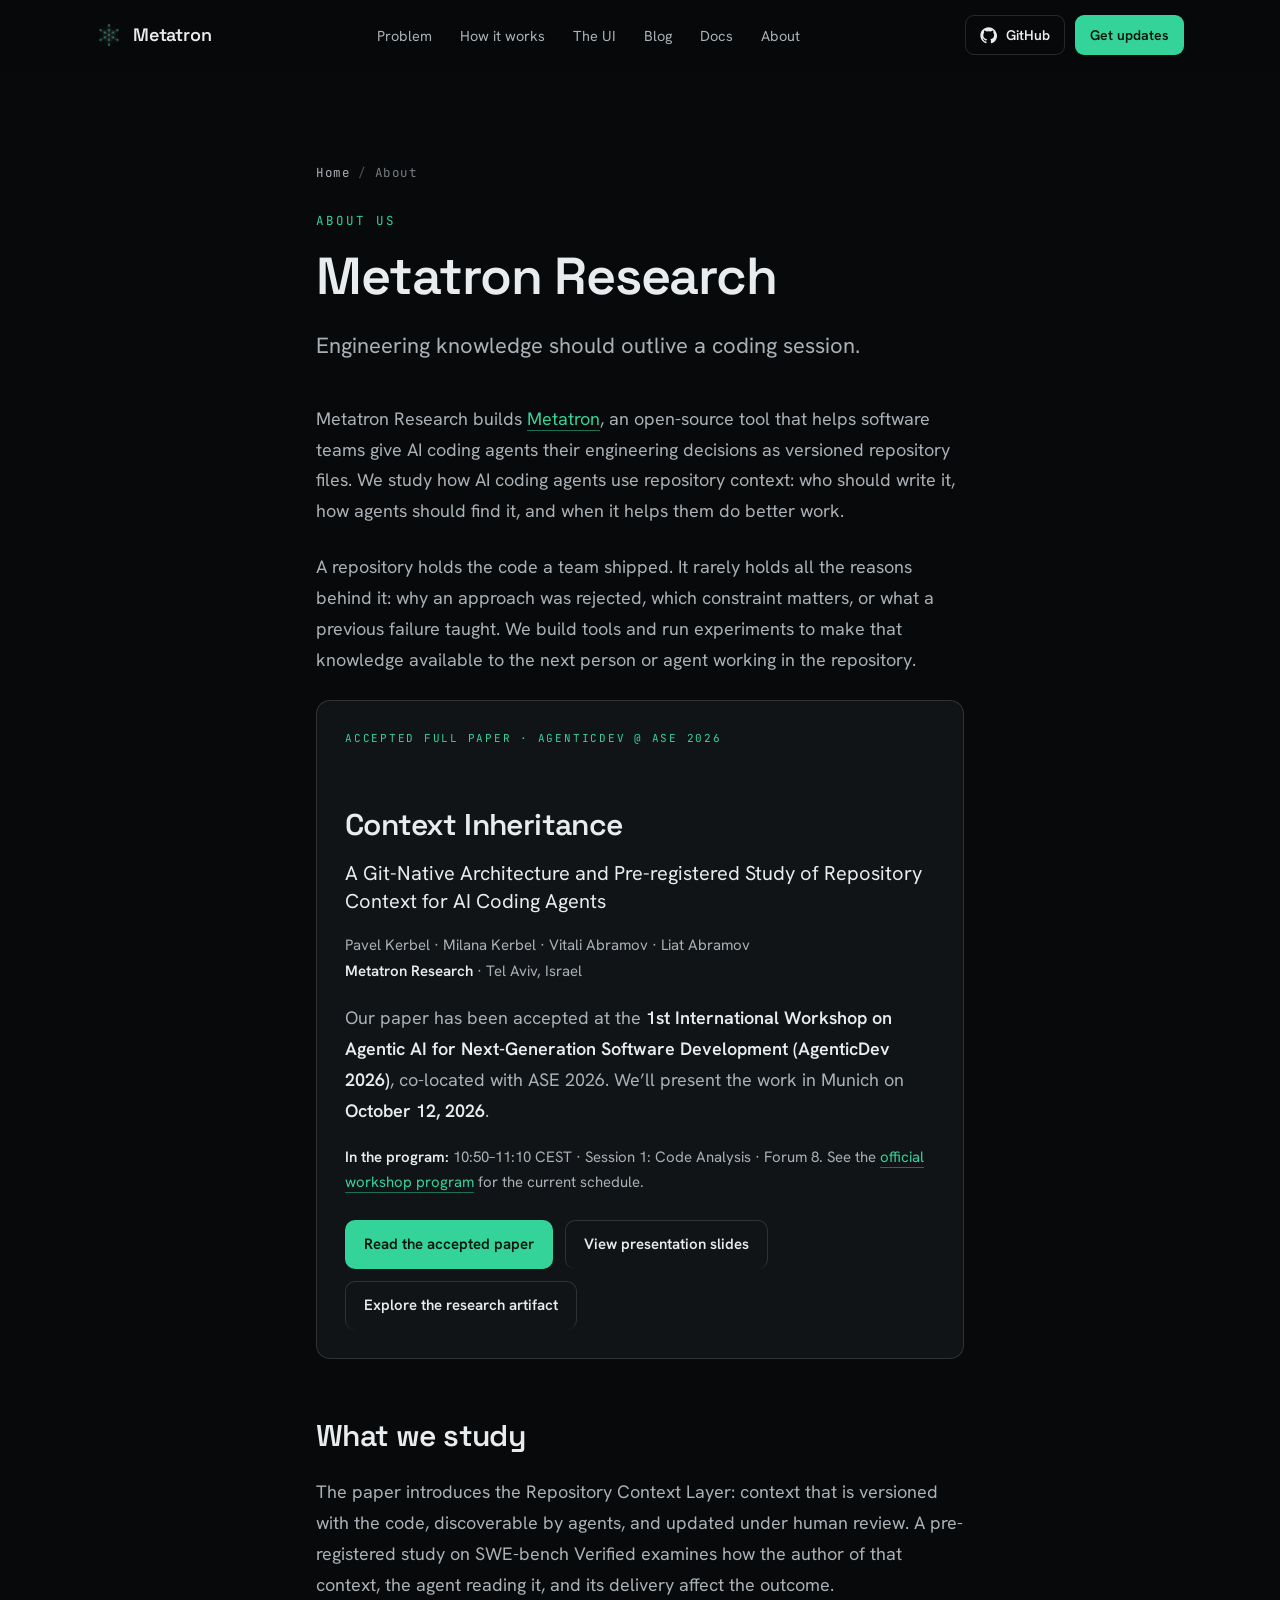
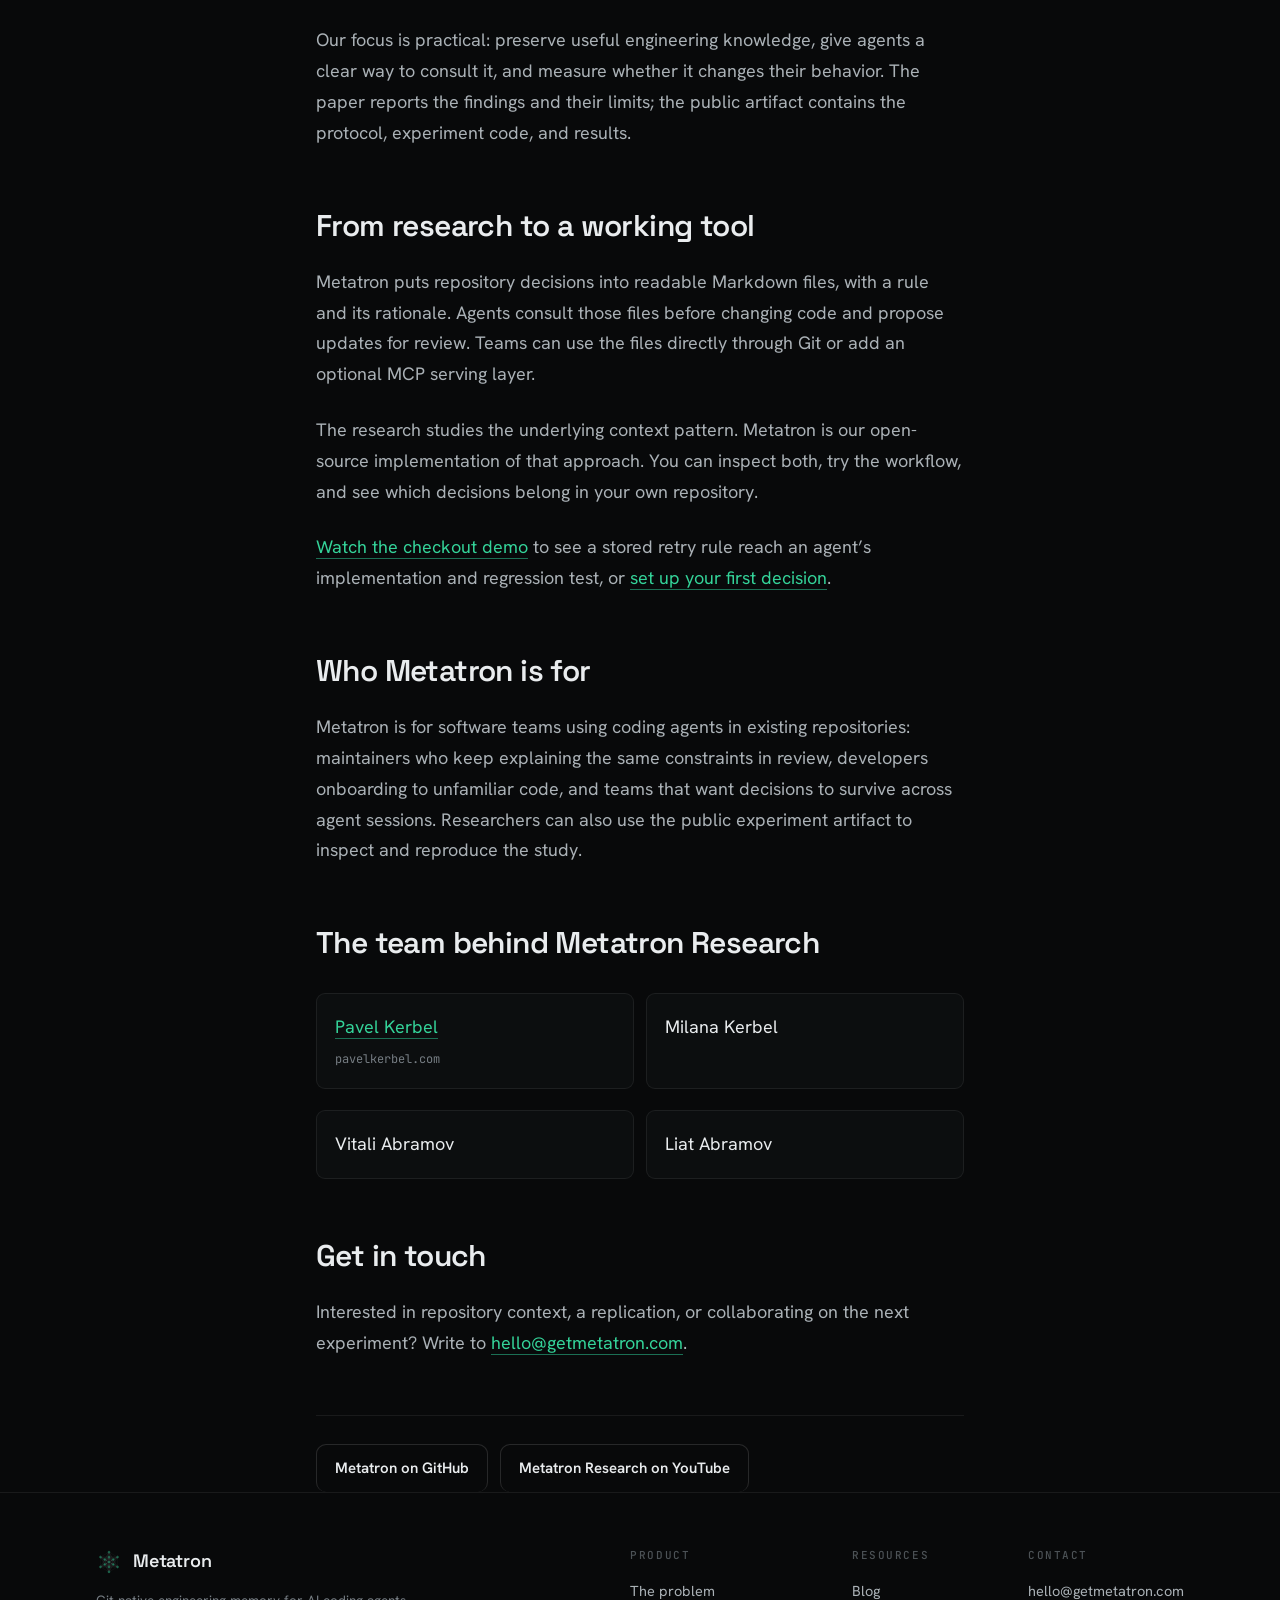
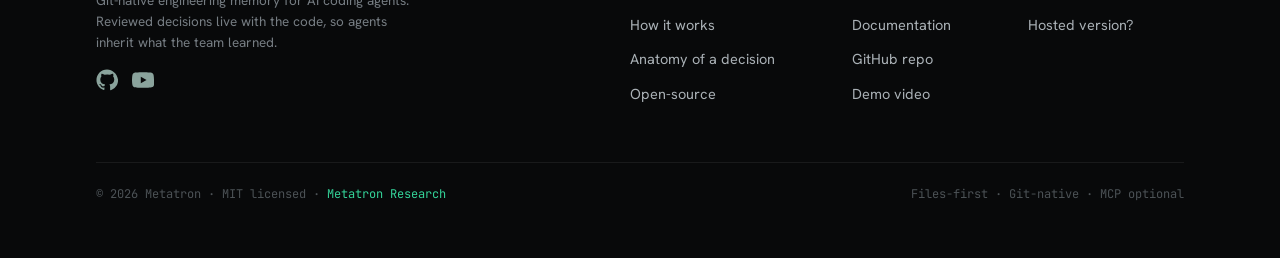
<file: about/index.html>
<!DOCTYPE html>
<html lang="en">
<head>
<meta charset="UTF-8" />
<meta name="viewport" content="width=device-width, initial-scale=1" />

<!-- Google tag (gtag.js) -->
<script async src="https://www.googletagmanager.com/gtag/js?id=G-0P4SKXFNWL"></script>
<script>
  window.dataLayer = window.dataLayer || [];
  function gtag(){dataLayer.push(arguments);}
  gtag('js', new Date());
  gtag('config', 'G-0P4SKXFNWL');
</script>

<title>About Metatron Research — repository context for AI coding agents</title>
<meta name="description" content="Meet Metatron Research, the team behind Metatron. Our Context Inheritance paper is accepted at AgenticDev @ ASE 2026, with a presentation in Munich on October 12." />
<link rel="canonical" href="https://getmetatron.com/about/" />
<link rel="preconnect" href="https://fonts.googleapis.com" />
<link rel="preconnect" href="https://fonts.gstatic.com" crossorigin />
<link href="https://fonts.googleapis.com/css2?family=Space+Grotesk:wght@400;500;600;700&amp;family=Hanken+Grotesk:wght@400;500;600;700&amp;family=JetBrains+Mono:wght@400;500;600&amp;display=swap" rel="stylesheet" />
<link rel="stylesheet" href="/styles.css?v=20260930-research2" />
<link rel="stylesheet" href="/blog.css" />

<link rel="icon" href="/public/images/favicon.ico" sizes="any" />
<link rel="icon" type="image/png" sizes="32x32" href="/public/images/favicon-32x32.png" />
<link rel="icon" type="image/png" sizes="16x16" href="/public/images/favicon-16x16.png" />
<link rel="apple-touch-icon" sizes="180x180" href="/public/images/apple-touch-icon.png" />



<meta property="og:type" content="website" />
<meta property="og:site_name" content="Metatron" />
<meta property="og:url" content="https://getmetatron.com/about/" />
<meta property="og:title" content="Metatron Research — the team behind Metatron" />
<meta property="og:description" content="Meet Metatron Research, the team behind Metatron. Our Context Inheritance paper is accepted at AgenticDev @ ASE 2026, with a presentation in Munich on October 12." />
<meta property="og:image" content="https://getmetatron.com/public/images/og-image.png" />
<meta name="twitter:card" content="summary_large_image" />
<meta name="twitter:title" content="Metatron Research — the team behind Metatron" />
<meta name="twitter:description" content="Meet Metatron Research, the team behind Metatron. Our Context Inheritance paper is accepted at AgenticDev @ ASE 2026, with a presentation in Munich on October 12." />
<meta name="twitter:image" content="https://getmetatron.com/public/images/og-image.png" />
<script type="application/ld+json">
{
  "@context": "https://schema.org",
  "@graph": [
    {
      "@type": "Organization",
      "@id": "https://getmetatron.com/about/#organization",
      "name": "Metatron Research",
      "url": "https://getmetatron.com/about/",
      "description": "The research team behind Metatron, studying repository context and engineering knowledge for AI coding agents.",
      "logo": "https://getmetatron.com/public/images/apple-touch-icon.png",
      "sameAs": [
        "https://github.com/getmetatron",
        "https://www.youtube.com/@getmetatron"
      ]
    },
    {
      "@type": "AboutPage",
      "@id": "https://getmetatron.com/about/",
      "name": "About Metatron Research",
      "url": "https://getmetatron.com/about/",
      "mainEntity": {
        "@id": "https://getmetatron.com/about/#organization"
      }
    },
    {
      "@type": "ScholarlyArticle",
      "@id": "https://getmetatron.com/about/#research",
      "name": "Context Inheritance: A Git-Native Architecture and Pre-registered Study of Repository Context for AI Coding Agents",
      "url": "https://github.com/getmetatron/context-md/blob/main/experiment/paper/camera-ready-agenticdev2026/context-inheritance-agenticdev-2026-camera-ready.pdf",
      "author": [
        {
          "@type": "Person",
          "name": "Pavel Kerbel",
          "affiliation": {
            "@id": "https://getmetatron.com/about/#organization"
          }
        },
        {
          "@type": "Person",
          "name": "Milana Kerbel",
          "affiliation": {
            "@id": "https://getmetatron.com/about/#organization"
          }
        },
        {
          "@type": "Person",
          "name": "Vitali Abramov",
          "affiliation": {
            "@id": "https://getmetatron.com/about/#organization"
          }
        },
        {
          "@type": "Person",
          "name": "Liat Abramov",
          "affiliation": {
            "@id": "https://getmetatron.com/about/#organization"
          }
        }
      ],
      "about": "Repository context for AI coding agents"
    }
  ]
}
</script>
</head>
<body>

<header class="nav">
  <div class="nav-inner">
    <a class="brand" href="/" aria-label="Metatron home">
      <span data-cube-mark style="width:26px;height:26px;display:block"></span>
      Metatron
    </a>
    <nav class="nav-links" aria-label="Primary">
      <a href="/#problem">Problem</a>
      <a href="/#how">How it works</a>
      <a href="/#ui">The UI</a>
      <a href="/blog/">Blog</a>
      <a href="/docs/">Docs</a>
      <a href="/about/" aria-current="page">About</a>
    </nav>
    <div class="nav-cta">
      <a class="btn btn-ghost btn-sm" href="https://github.com/kerbelp/metatron" target="_blank" rel="noopener">
        <svg viewBox="0 0 24 24" fill="currentColor"><path d="M12 .5C5.7.5.5 5.7.5 12c0 5.1 3.3 9.4 7.9 10.9.6.1.8-.3.8-.6v-2c-3.2.7-3.9-1.5-3.9-1.5-.5-1.3-1.3-1.7-1.3-1.7-1-.7.1-.7.1-.7 1.2.1 1.8 1.2 1.8 1.2 1 1.8 2.7 1.3 3.4 1 .1-.8.4-1.3.7-1.6-2.6-.3-5.3-1.3-5.3-5.7 0-1.3.5-2.3 1.2-3.1-.1-.3-.5-1.5.1-3.1 0 0 1-.3 3.3 1.2a11.5 11.5 0 0 1 6 0c2.3-1.5 3.3-1.2 3.3-1.2.6 1.6.2 2.8.1 3.1.8.8 1.2 1.8 1.2 3.1 0 4.4-2.7 5.4-5.3 5.7.4.4.8 1.1.8 2.2v3.3c0 .3.2.7.8.6 4.6-1.5 7.9-5.8 7.9-10.9C23.5 5.7 18.3.5 12 .5Z"/></svg>
        GitHub
      </a>
      <a class="btn btn-primary btn-sm" href="/#updates">Get updates</a>
    </div>
    <button class="nav-burger" aria-label="Menu">
      <svg viewBox="0 0 24 24" fill="none" stroke="currentColor" stroke-width="1.8"><path d="M3 6h18M3 12h18M3 18h18"/></svg>
    </button>
  </div>
</header>

<main class="blog-main about-main" id="top">
  <article class="wrap blog-wrap">
    <div class="crumb"><a href="/">Home</a><span>/</span>About</div>
    <header class="article-head" id="organization">
      <span class="kicker">About us</span>
      <h1>Metatron Research</h1>
      <p class="article-lede">Engineering knowledge should outlive a coding session.</p>
    </header>
    <div class="prose">
      <p>Metatron Research builds <a href="/">Metatron</a>, an open-source tool that helps software teams give AI coding agents their engineering decisions as versioned repository files. We study how AI coding agents use repository context: who should write it, how agents should find it, and when it helps them do better work.</p>
      <p>A repository holds the code a team shipped. It rarely holds all the reasons behind it: why an approach was rejected, which constraint matters, or what a previous failure taught. We build tools and run experiments to make that knowledge available to the next person or agent working in the repository.</p>

      <section class="research-paper" id="research" aria-labelledby="paper-heading">
        <span class="kicker">Accepted full paper · AgenticDev @ ASE 2026</span>
        <h2 id="paper-heading">Context Inheritance</h2>
        <p class="paper-subtitle">A Git-Native Architecture and Pre-registered Study of Repository Context for AI Coding Agents</p>
        <p class="paper-authors">Pavel Kerbel · Milana Kerbel · Vitali Abramov · Liat Abramov<br><strong>Metatron Research</strong> · Tel Aviv, Israel</p>
        <p>Our paper has been accepted at the <strong>1st International Workshop on Agentic AI for Next-Generation Software Development (AgenticDev 2026)</strong>, co-located with ASE 2026. We’ll present the work in Munich on <strong>October 12, 2026</strong>.</p>
        <p class="paper-session"><strong>In the program:</strong> 10:50–11:10 CEST · Session 1: Code Analysis · Forum 8. See the <a href="https://conf.researchr.org/home/ase-2026/agenticdev-2026">official workshop program</a> for the current schedule.</p>
        <div class="foot-links">
          <a class="btn btn-primary" href="https://github.com/getmetatron/context-md/blob/main/experiment/paper/camera-ready-agenticdev2026/context-inheritance-agenticdev-2026-camera-ready.pdf">Read the accepted paper</a>
          <a class="btn btn-ghost" href="/talks/context-inheritance/">View presentation slides</a>
          <a class="btn btn-ghost" href="https://github.com/getmetatron/context-md">Explore the research artifact</a>
        </div>
      </section>

      <h2>What we study</h2>
      <p>The paper introduces the Repository Context Layer: context that is versioned with the code, discoverable by agents, and updated under human review. A pre-registered study on SWE-bench Verified examines how the author of that context, the agent reading it, and its delivery affect the outcome.</p>
      <p>Our focus is practical: preserve useful engineering knowledge, give agents a clear way to consult it, and measure whether it changes their behavior. The paper reports the findings and their limits; the public artifact contains the protocol, experiment code, and results.</p>

      <h2>From research to a working tool</h2>
      <p>Metatron puts repository decisions into readable Markdown files, with a rule and its rationale. Agents consult those files before changing code and propose updates for review. Teams can use the files directly through Git or add an optional MCP serving layer.</p>
      <p>The research studies the underlying context pattern. Metatron is our open-source implementation of that approach. You can inspect both, try the workflow, and see which decisions belong in your own repository.</p>
      <p><a href="/blog/tests-pass-team-decisions/">Watch the checkout demo</a> to see a stored retry rule reach an agent’s implementation and regression test, or <a href="/docs/#files-first">set up your first decision</a>.</p>

      <h2>Who Metatron is for</h2>
      <p>Metatron is for software teams using coding agents in existing repositories: maintainers who keep explaining the same constraints in review, developers onboarding to unfamiliar code, and teams that want decisions to survive across agent sessions. Researchers can also use the public experiment artifact to inspect and reproduce the study.</p>

      <h2>The team behind Metatron Research</h2>
      <ul class="research-team">
        <li><a href="https://pavelkerbel.com">Pavel Kerbel</a><span>pavelkerbel.com</span></li>
        <li>Milana Kerbel</li>
        <li>Vitali Abramov</li>
        <li>Liat Abramov</li>
      </ul>

      <h2>Get in touch</h2>
      <p>Interested in repository context, a replication, or collaborating on the next experiment? Write to <a href="mailto:hello@getmetatron.com">hello@getmetatron.com</a>.</p>
      <div class="article-foot"><div class="foot-links">
        <a class="btn btn-ghost" href="https://github.com/kerbelp/metatron">Metatron on GitHub</a>
        <a class="btn btn-ghost" href="https://www.youtube.com/@getmetatron">Metatron Research on YouTube</a>
      </div></div>
    </div>
  </article>
</main>
<footer class="foot">
  <div class="wrap">
    <div class="foot-inner">
      <div class="foot-brand">
        <a class="brand" href="/"><span data-cube-mark style="width:26px;height:26px;display:block"></span>Metatron</a>
        <p>Git-native engineering memory for AI coding agents. Reviewed decisions live with the code, so agents inherit what the team learned.</p>
        <div class="foot-social" style="display:flex;gap:14px;margin-top:16px">
          <a href="https://github.com/kerbelp/metatron" target="_blank" rel="noopener" aria-label="GitHub" style="color:#8aa39c;display:inline-flex"><svg width="22" height="22" viewBox="0 0 24 24" fill="currentColor"><path d="M12 .5C5.7.5.5 5.7.5 12c0 5.1 3.3 9.4 7.9 10.9.6.1.8-.3.8-.6v-2c-3.2.7-3.9-1.5-3.9-1.5-.5-1.3-1.3-1.7-1.3-1.7-1-.7.1-.7.1-.7 1.2.1 1.8 1.2 1.8 1.2 1 1.8 2.7 1.3 3.4 1 .1-.8.4-1.3.7-1.6-2.6-.3-5.3-1.3-5.3-5.7 0-1.3.5-2.3 1.2-3.1-.1-.3-.5-1.5.1-3.1 0 0 1-.3 3.3 1.2a11.5 11.5 0 0 1 6 0c2.3-1.5 3.3-1.2 3.3-1.2.6 1.6.2 2.8.1 3.1.8.8 1.2 1.8 1.2 3.1 0 4.4-2.7 5.4-5.3 5.7.4.4.8 1.1.8 2.2v3.3c0 .3.2.7.8.6 4.6-1.5 7.9-5.8 7.9-10.9C23.5 5.7 18.3.5 12 .5Z"/></svg></a>
          <a href="https://www.youtube.com/@getmetatron" target="_blank" rel="noopener" aria-label="YouTube" style="color:#8aa39c;display:inline-flex"><svg width="22" height="22" viewBox="0 0 24 24" fill="currentColor"><path d="M23.5 6.2a3 3 0 0 0-2.11-2.12C19.5 3.5 12 3.5 12 3.5s-7.5 0-9.39.58A3 3 0 0 0 .5 6.2 31.1 31.1 0 0 0 0 12a31.1 31.1 0 0 0 .5 5.8 3 3 0 0 0 2.11 2.12C4.5 20.5 12 20.5 12 20.5s7.5 0 9.39-.58A3 3 0 0 0 24 17.8 31.1 31.1 0 0 0 24 12a31.1 31.1 0 0 0-.5-5.8ZM9.6 15.6V8.4l6.3 3.6-6.3 3.6Z"/></svg></a>
        </div>
      </div>
      <div class="foot-cols">
        <div class="foot-col">
          <h5>Product</h5>
          <a href="/#problem">The problem</a>
          <a href="/#how">How it works</a>
          <a href="/#anatomy">Anatomy of a decision</a>
          <a href="/#opensource">Open-source</a>
        </div>
        <div class="foot-col">
          <h5>Resources</h5>
          <a href="/blog/">Blog</a>
          <a href="/docs/">Documentation</a>
          <a href="https://github.com/kerbelp/metatron" target="_blank" rel="noopener">GitHub repo</a>
          <a href="https://youtu.be/Kag_O2xGbcc" target="_blank" rel="noopener">Demo video</a>
        </div>
        <div class="foot-col">
          <h5>Contact</h5>
          <a href="mailto:hello@getmetatron.com">hello@getmetatron.com</a>
          <a href="mailto:hello@getmetatron.com?subject=Metatron%20hosted%20interest">Hosted version?</a>
        </div>
      </div>
    </div>
    <div class="foot-bottom">
      <span>© 2026 Metatron · MIT licensed · <a class="research-credit" href="/about/">Metatron Research</a></span>
      <span>Files-first · Git-native · MCP optional</span>
    </div>
  </div>
</footer>

<script src="/metatron.js?v=20260930-research"></script>
</body>
</html>
</file>
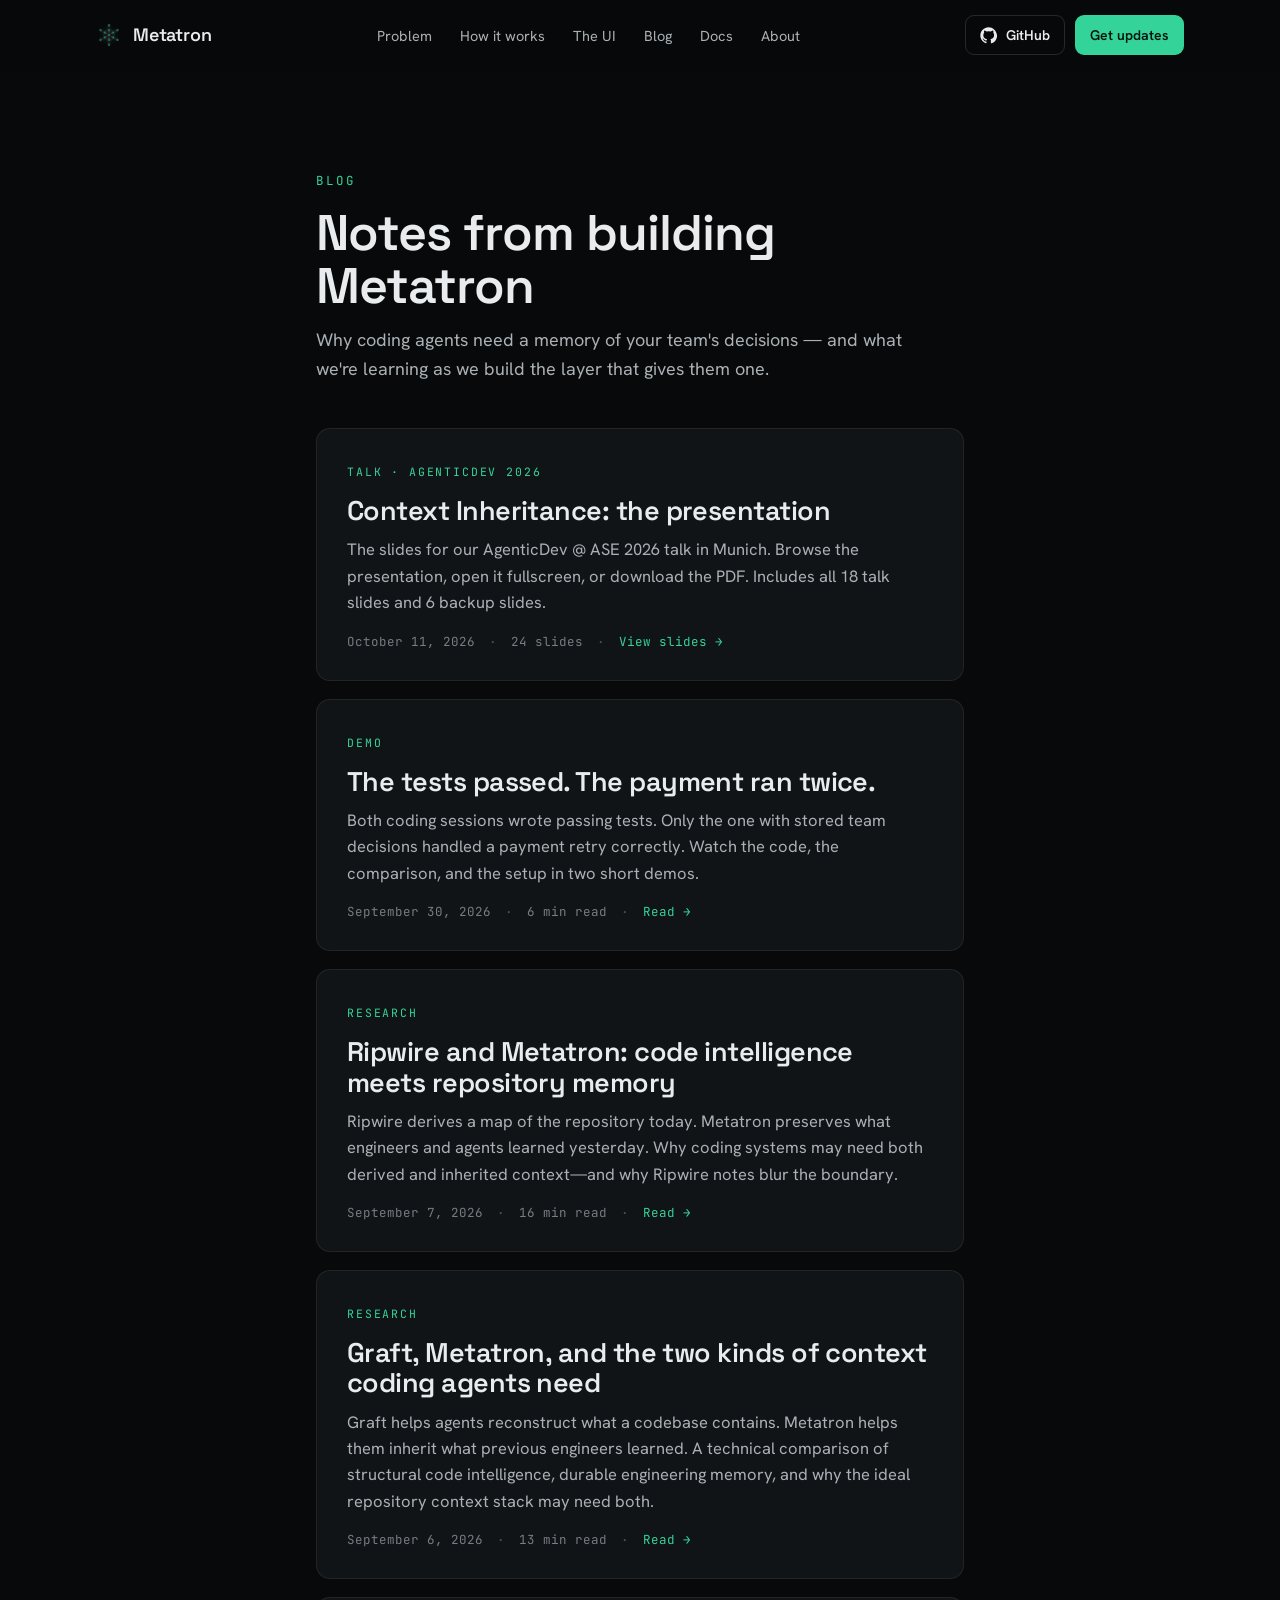
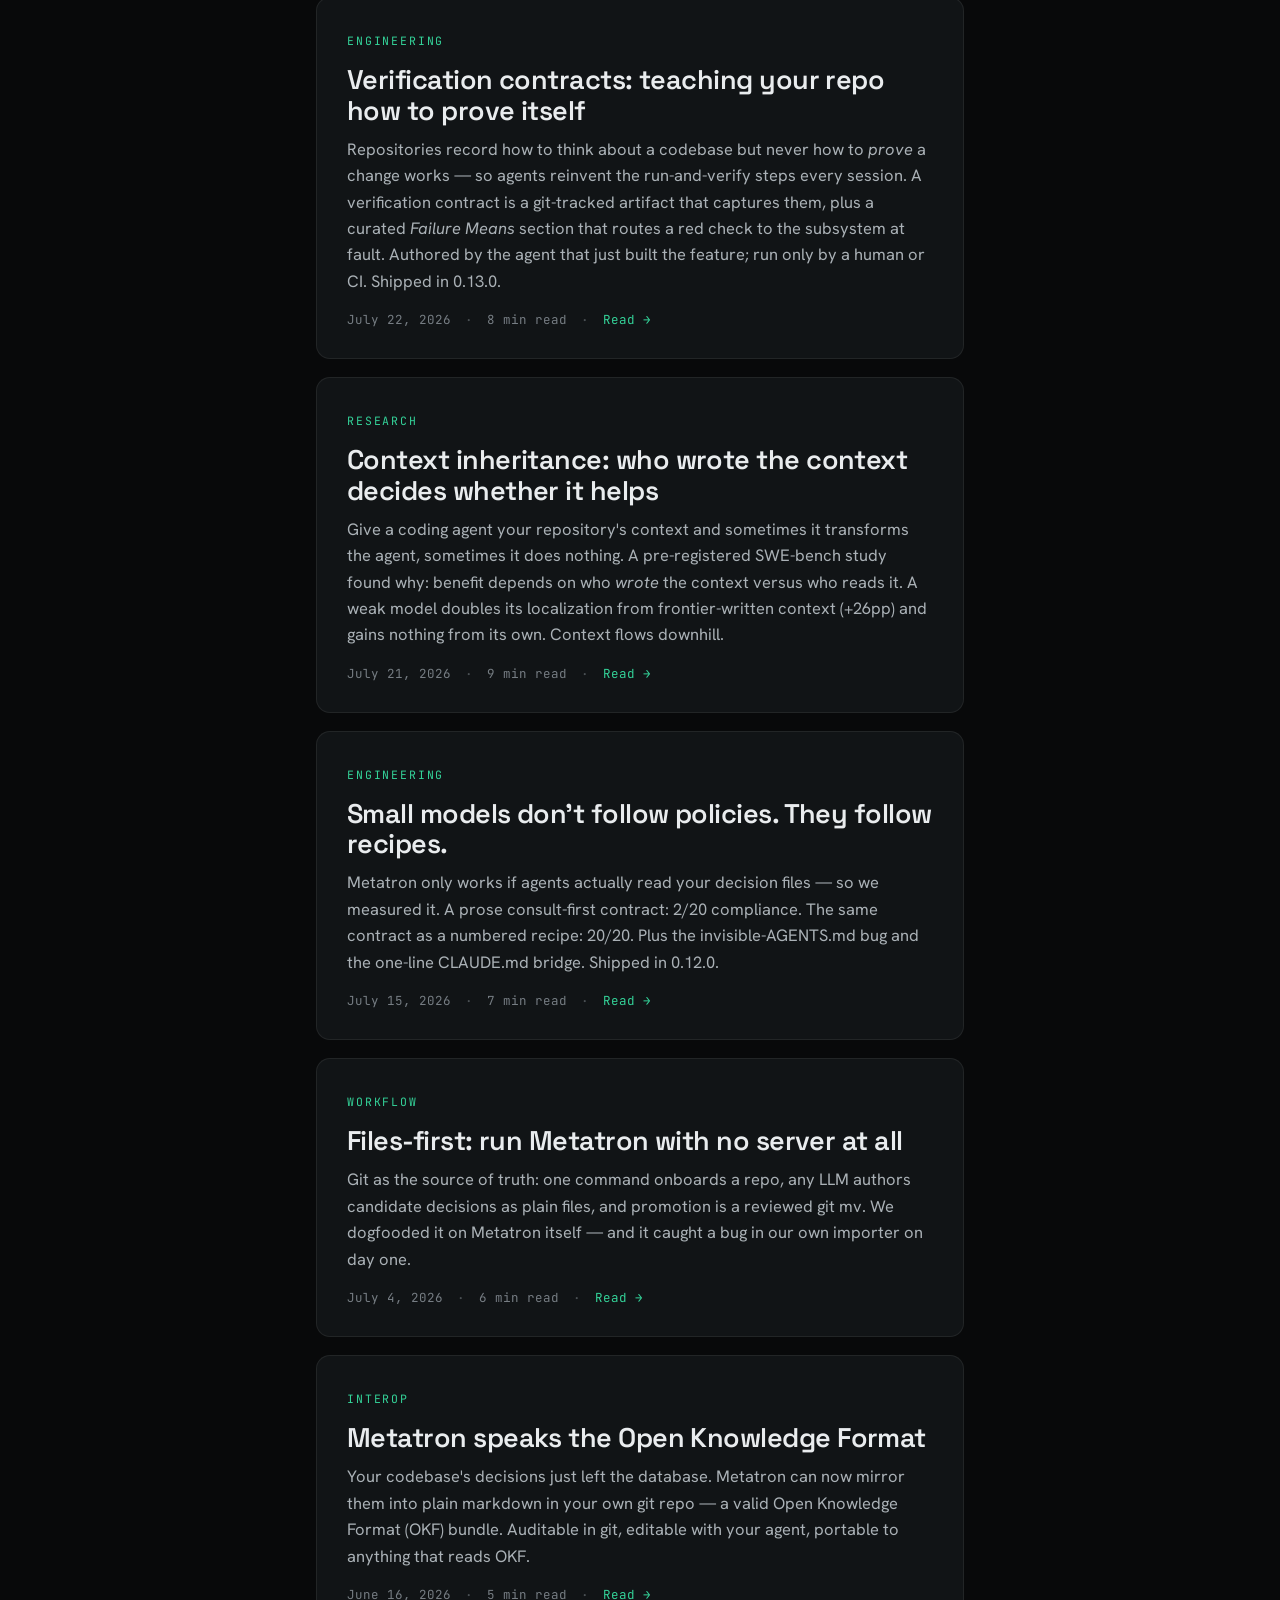
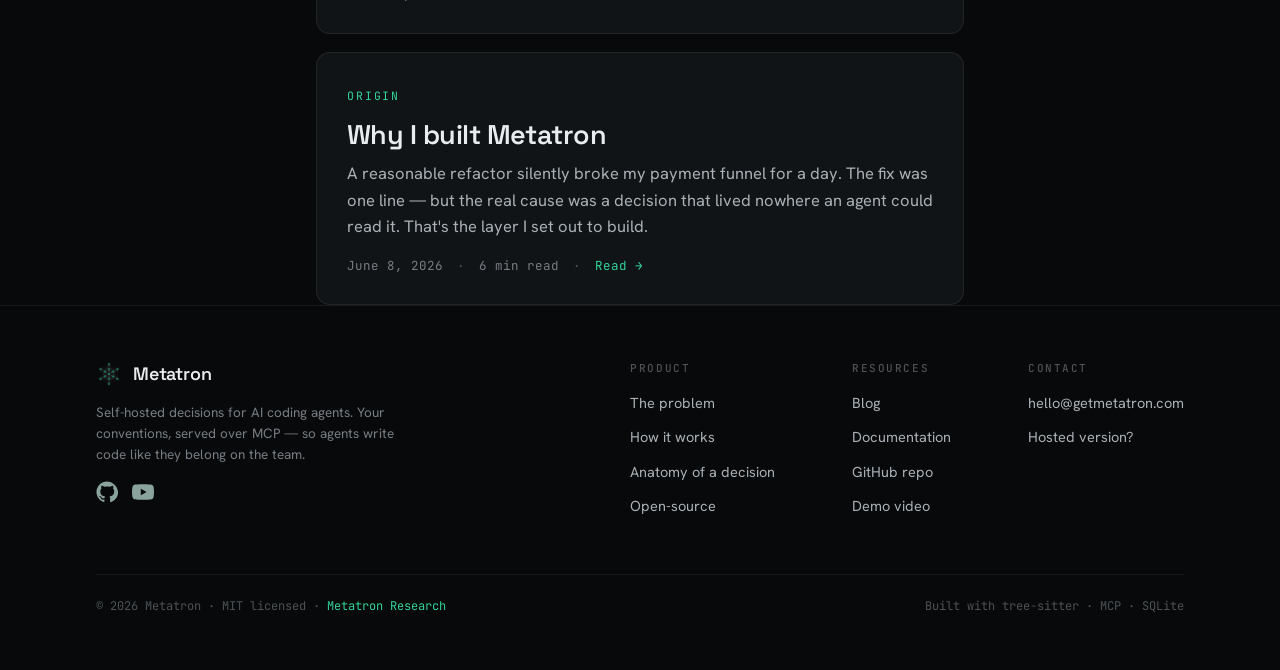
<file: blog/index.html>
<!DOCTYPE html>
<html lang="en">
<head>
<meta charset="UTF-8" />
<meta name="viewport" content="width=device-width, initial-scale=1" />

<!-- Google tag (gtag.js) -->
<script async src="https://www.googletagmanager.com/gtag/js?id=G-0P4SKXFNWL"></script>
<script>
  window.dataLayer = window.dataLayer || [];
  function gtag(){dataLayer.push(arguments);}
  gtag('js', new Date());
  gtag('config', 'G-0P4SKXFNWL');
</script>

<title>Blog — Metatron</title>
<meta name="description" content="Notes on building Metatron — the missing layer of agentic coding. Why coding agents need a memory of your team's decisions, and what we're learning along the way." />
<link rel="canonical" href="https://getmetatron.com/blog/" />

<link rel="preconnect" href="https://fonts.googleapis.com" />
<link rel="preconnect" href="https://fonts.gstatic.com" crossorigin />
<link href="https://fonts.googleapis.com/css2?family=Space+Grotesk:wght@400;500;600;700&family=Hanken+Grotesk:wght@400;500;600;700&family=JetBrains+Mono:wght@400;500;600&display=swap" rel="stylesheet" />
<link rel="stylesheet" href="/styles.css?v=20260930-research2" />
<link rel="stylesheet" href="/blog.css" />

<!-- Favicons -->
<link rel="icon" href="/public/images/favicon.ico" sizes="any" />
<link rel="icon" type="image/png" sizes="32x32" href="/public/images/favicon-32x32.png" />
<link rel="icon" type="image/png" sizes="16x16" href="/public/images/favicon-16x16.png" />
<link rel="apple-touch-icon" sizes="180x180" href="/public/images/apple-touch-icon.png" />

<!-- Open Graph -->
<meta property="og:type" content="website" />
<meta property="og:site_name" content="Metatron" />
<meta property="og:url" content="https://getmetatron.com/blog/" />
<meta property="og:title" content="Blog — Metatron" />
<meta property="og:description" content="Notes on building Metatron — the missing layer of agentic coding." />
<meta property="og:image" content="https://getmetatron.com/public/images/og-image.png" />
<meta property="og:image:width" content="1200" />
<meta property="og:image:height" content="630" />

<meta name="twitter:card" content="summary_large_image" />
<meta name="twitter:title" content="Blog — Metatron" />
<meta name="twitter:description" content="Notes on building Metatron — the missing layer of agentic coding." />
<meta name="twitter:image" content="https://getmetatron.com/public/images/og-image.png" />
</head>
<body>

<!-- ============ NAV ============ -->
<header class="nav">
  <div class="nav-inner">
    <a class="brand" href="/" aria-label="Metatron home">
      <span data-cube-mark style="width:26px;height:26px;display:block"></span>
      Metatron
    </a>
    <nav class="nav-links" aria-label="Primary">
      <a href="/#problem">Problem</a>
      <a href="/#how">How it works</a>
      <a href="/#ui">The UI</a>
      <a href="/blog/">Blog</a>
      <a href="/docs/">Docs</a>
      <a href="/about/">About</a>
    </nav>
    <div class="nav-cta">
      <a class="btn btn-ghost btn-sm" href="https://github.com/kerbelp/metatron" target="_blank" rel="noopener">
        <svg viewBox="0 0 24 24" fill="currentColor"><path d="M12 .5C5.7.5.5 5.7.5 12c0 5.1 3.3 9.4 7.9 10.9.6.1.8-.3.8-.6v-2c-3.2.7-3.9-1.5-3.9-1.5-.5-1.3-1.3-1.7-1.3-1.7-1-.7.1-.7.1-.7 1.2.1 1.8 1.2 1.8 1.2 1 1.8 2.7 1.3 3.4 1 .1-.8.4-1.3.7-1.6-2.6-.3-5.3-1.3-5.3-5.7 0-1.3.5-2.3 1.2-3.1-.1-.3-.5-1.5.1-3.1 0 0 1-.3 3.3 1.2a11.5 11.5 0 0 1 6 0c2.3-1.5 3.3-1.2 3.3-1.2.6 1.6.2 2.8.1 3.1.8.8 1.2 1.8 1.2 3.1 0 4.4-2.7 5.4-5.3 5.7.4.4.8 1.1.8 2.2v3.3c0 .3.2.7.8.6 4.6-1.5 7.9-5.8 7.9-10.9C23.5 5.7 18.3.5 12 .5Z"/></svg>
        GitHub
      </a>
      <a class="btn btn-primary btn-sm" href="/#updates">Get updates</a>
    </div>
    <button class="nav-burger" aria-label="Menu">
      <svg viewBox="0 0 24 24" fill="none" stroke="currentColor" stroke-width="1.8"><path d="M3 6h18M3 12h18M3 18h18"/></svg>
    </button>
  </div>
</header>

<main class="blog-main" id="top">
  <div class="wrap blog-wrap">

    <header class="blog-index-head">
      <span class="kicker">Blog</span>
      <h1>Notes from building Metatron</h1>
      <p>Why coding agents need a memory of your team's decisions — and what we're learning as we build the layer that gives them one.</p>
    </header>

    <div class="post-list">

      <a class="post-card" href="/talks/context-inheritance/">
        <span class="post-card-tag">TALK · AGENTICDEV 2026</span>
        <h2>Context Inheritance: the presentation</h2>
        <p class="post-card-excerpt">The slides for our AgenticDev @ ASE 2026 talk in Munich. Browse the presentation, open it fullscreen, or download the PDF. Includes all 18 talk slides and 6 backup slides.</p>
        <div class="post-card-meta"><time datetime="2026-10-11">October 11, 2026</time><span class="dot">·</span><span>24 slides</span><span class="dot">·</span><span class="read-arrow">View slides →</span></div>
      </a>

      <a class="post-card" href="/blog/tests-pass-team-decisions/">
        <span class="post-card-tag">DEMO</span>
        <h2>The tests passed. The payment ran twice.</h2>
        <p class="post-card-excerpt">Both coding sessions wrote passing tests. Only the one with stored team decisions handled a payment retry correctly. Watch the code, the comparison, and the setup in two short demos.</p>
        <div class="post-card-meta"><time datetime="2026-09-30">September 30, 2026</time><span class="dot">·</span><span>6 min read</span><span class="dot">·</span><span class="read-arrow">Read →</span></div>
      </a>

      <a class="post-card" href="/blog/ripwire-and-metatron/">
        <span class="post-card-tag">RESEARCH</span>
        <h2>Ripwire and Metatron: code intelligence meets repository memory</h2>
        <p class="post-card-excerpt">
          Ripwire derives a map of the repository today. Metatron preserves what
          engineers and agents learned yesterday. Why coding systems may need both
          derived and inherited context—and why Ripwire notes blur the boundary.
        </p>
        <div class="post-card-meta">
          <time datetime="2026-09-07">September 7, 2026</time>
          <span class="dot">·</span>
          <span>16 min read</span>
          <span class="dot">·</span>
          <span class="read-arrow">Read →</span>
        </div>
      </a>

      <a class="post-card" href="/blog/graft-vs-metatron/">
        <span class="post-card-tag">RESEARCH</span>
        <h2>Graft, Metatron, and the two kinds of context coding agents need</h2>
        <p class="post-card-excerpt">
          Graft helps agents reconstruct what a codebase contains. Metatron helps
          them inherit what previous engineers learned. A technical comparison of
          structural code intelligence, durable engineering memory, and why the
          ideal repository context stack may need both.
        </p>
        <div class="post-card-meta">
          <time datetime="2026-09-06">September 6, 2026</time>
          <span class="dot">·</span>
          <span>13 min read</span>
          <span class="dot">·</span>
          <span class="read-arrow">Read →</span>
        </div>
      </a>

      <a class="post-card" href="/blog/verification-contracts/">
        <span class="post-card-tag">ENGINEERING</span>
        <h2>Verification contracts: teaching your repo how to prove itself</h2>
        <p class="post-card-excerpt">
          Repositories record how to think about a codebase but never how to
          <em>prove</em> a change works — so agents reinvent the run-and-verify
          steps every session. A verification contract is a git-tracked artifact
          that captures them, plus a curated <em>Failure Means</em> section that
          routes a red check to the subsystem at fault. Authored by the agent that
          just built the feature; run only by a human or CI. Shipped in 0.13.0.
        </p>
        <div class="post-card-meta">
          <time datetime="2026-07-22">July 22, 2026</time>
          <span class="dot">·</span>
          <span>8 min read</span>
          <span class="dot">·</span>
          <span class="read-arrow">Read →</span>
        </div>
      </a>

      <a class="post-card" href="/blog/context-inheritance/">
        <span class="post-card-tag">RESEARCH</span>
        <h2>Context inheritance: who wrote the context decides whether it helps</h2>
        <p class="post-card-excerpt">
          Give a coding agent your repository's context and sometimes it transforms
          the agent, sometimes it does nothing. A pre-registered SWE-bench study
          found why: benefit depends on who <em>wrote</em> the context versus who
          reads it. A weak model doubles its localization from frontier-written
          context (+26pp) and gains nothing from its own. Context flows downhill.
        </p>
        <div class="post-card-meta">
          <time datetime="2026-07-21">July 21, 2026</time>
          <span class="dot">·</span>
          <span>9 min read</span>
          <span class="dot">·</span>
          <span class="read-arrow">Read →</span>
        </div>
      </a>

      <a class="post-card" href="/blog/recipes-not-policies/">
        <span class="post-card-tag">ENGINEERING</span>
        <h2>Small models don't follow policies. They follow recipes.</h2>
        <p class="post-card-excerpt">
          Metatron only works if agents actually read your decision files — so we
          measured it. A prose consult-first contract: 2/20 compliance. The same
          contract as a numbered recipe: 20/20. Plus the invisible-AGENTS.md bug
          and the one-line CLAUDE.md bridge. Shipped in 0.12.0.
        </p>
        <div class="post-card-meta">
          <time datetime="2026-07-15">July 15, 2026</time>
          <span class="dot">·</span>
          <span>7 min read</span>
          <span class="dot">·</span>
          <span class="read-arrow">Read →</span>
        </div>
      </a>

      <a class="post-card" href="/blog/files-first/">
        <span class="post-card-tag">WORKFLOW</span>
        <h2>Files-first: run Metatron with no server at all</h2>
        <p class="post-card-excerpt">
          Git as the source of truth: one command onboards a repo, any LLM authors
          candidate decisions as plain files, and promotion is a reviewed git mv.
          We dogfooded it on Metatron itself — and it caught a bug in our own
          importer on day one.
        </p>
        <div class="post-card-meta">
          <time datetime="2026-07-04">July 4, 2026</time>
          <span class="dot">·</span>
          <span>6 min read</span>
          <span class="dot">·</span>
          <span class="read-arrow">Read →</span>
        </div>
      </a>

      <a class="post-card" href="/blog/open-knowledge-format/">
        <span class="post-card-tag">INTEROP</span>
        <h2>Metatron speaks the Open Knowledge Format</h2>
        <p class="post-card-excerpt">
          Your codebase's decisions just left the database. Metatron can now mirror them
          into plain markdown in your own git repo — a valid Open Knowledge Format (OKF)
          bundle. Auditable in git, editable with your agent, portable to anything that
          reads OKF.
        </p>
        <div class="post-card-meta">
          <time datetime="2026-06-16">June 16, 2026</time>
          <span class="dot">·</span>
          <span>5 min read</span>
          <span class="dot">·</span>
          <span class="read-arrow">Read →</span>
        </div>
      </a>

      <a class="post-card" href="/blog/why-i-built-metatron/">
        <span class="post-card-tag">ORIGIN</span>
        <h2>Why I built Metatron</h2>
        <p class="post-card-excerpt">
          A reasonable refactor silently broke my payment funnel for a day. The fix
          was one line — but the real cause was a decision that lived nowhere an agent
          could read it. That's the layer I set out to build.
        </p>
        <div class="post-card-meta">
          <time datetime="2026-06-08">June 8, 2026</time>
          <span class="dot">·</span>
          <span>6 min read</span>
          <span class="dot">·</span>
          <span class="read-arrow">Read →</span>
        </div>
      </a>

    </div>
  </div>
</main>

<!-- ============ FOOTER ============ -->
<footer class="foot">
  <div class="wrap">
    <div class="foot-inner">
      <div class="foot-brand">
        <a class="brand" href="/"><span data-cube-mark style="width:26px;height:26px;display:block"></span>Metatron</a>
        <p>Self-hosted decisions for AI coding agents. Your conventions, served over MCP — so agents write code like they belong on the team.</p>
        <div class="foot-social" style="display:flex;gap:14px;margin-top:16px">
          <a href="https://github.com/kerbelp/metatron" target="_blank" rel="noopener" aria-label="GitHub" style="color:#8aa39c;display:inline-flex"><svg width="22" height="22" viewBox="0 0 24 24" fill="currentColor"><path d="M12 .5C5.7.5.5 5.7.5 12c0 5.1 3.3 9.4 7.9 10.9.6.1.8-.3.8-.6v-2c-3.2.7-3.9-1.5-3.9-1.5-.5-1.3-1.3-1.7-1.3-1.7-1-.7.1-.7.1-.7 1.2.1 1.8 1.2 1.8 1.2 1 1.8 2.7 1.3 3.4 1 .1-.8.4-1.3.7-1.6-2.6-.3-5.3-1.3-5.3-5.7 0-1.3.5-2.3 1.2-3.1-.1-.3-.5-1.5.1-3.1 0 0 1-.3 3.3 1.2a11.5 11.5 0 0 1 6 0c2.3-1.5 3.3-1.2 3.3-1.2.6 1.6.2 2.8.1 3.1.8.8 1.2 1.8 1.2 3.1 0 4.4-2.7 5.4-5.3 5.7.4.4.8 1.1.8 2.2v3.3c0 .3.2.7.8.6 4.6-1.5 7.9-5.8 7.9-10.9C23.5 5.7 18.3.5 12 .5Z"/></svg></a>
          <a href="https://www.youtube.com/@getmetatron" target="_blank" rel="noopener" aria-label="YouTube" style="color:#8aa39c;display:inline-flex"><svg width="22" height="22" viewBox="0 0 24 24" fill="currentColor"><path d="M23.5 6.2a3 3 0 0 0-2.11-2.12C19.5 3.5 12 3.5 12 3.5s-7.5 0-9.39.58A3 3 0 0 0 .5 6.2 31.1 31.1 0 0 0 0 12a31.1 31.1 0 0 0 .5 5.8 3 3 0 0 0 2.11 2.12C4.5 20.5 12 20.5 12 20.5s7.5 0 9.39-.58A3 3 0 0 0 23.5 17.8 31.1 31.1 0 0 0 24 12a31.1 31.1 0 0 0-.5-5.8ZM9.6 15.6V8.4l6.3 3.6-6.3 3.6Z"/></svg></a>
        </div>
      </div>
      <div class="foot-cols">
        <div class="foot-col">
          <h5>Product</h5>
          <a href="/#problem">The problem</a>
          <a href="/#how">How it works</a>
          <a href="/#anatomy">Anatomy of a decision</a>
          <a href="/#opensource">Open-source</a>
        </div>
        <div class="foot-col">
          <h5>Resources</h5>
          <a href="/blog/">Blog</a>
          <a href="/docs/">Documentation</a>
          <a href="https://github.com/kerbelp/metatron" target="_blank" rel="noopener">GitHub repo</a>
          <a href="https://youtu.be/RdPn6OMtfOs" target="_blank" rel="noopener">Demo video</a>
        </div>
        <div class="foot-col">
          <h5>Contact</h5>
          <a href="mailto:hello@getmetatron.com">hello@getmetatron.com</a>
          <a href="mailto:hello@getmetatron.com?subject=Metatron%20hosted%20interest">Hosted version?</a>
        </div>
      </div>
    </div>
    <div class="foot-bottom">
      <span>© 2026 Metatron · MIT licensed · <a class="research-credit" href="/about/">Metatron Research</a></span>
      <span>Built with tree-sitter · MCP · SQLite</span>
    </div>
  </div>
</footer>

<script src="/metatron.js?v=20260930-research"></script>
</body>
</html>
</file>
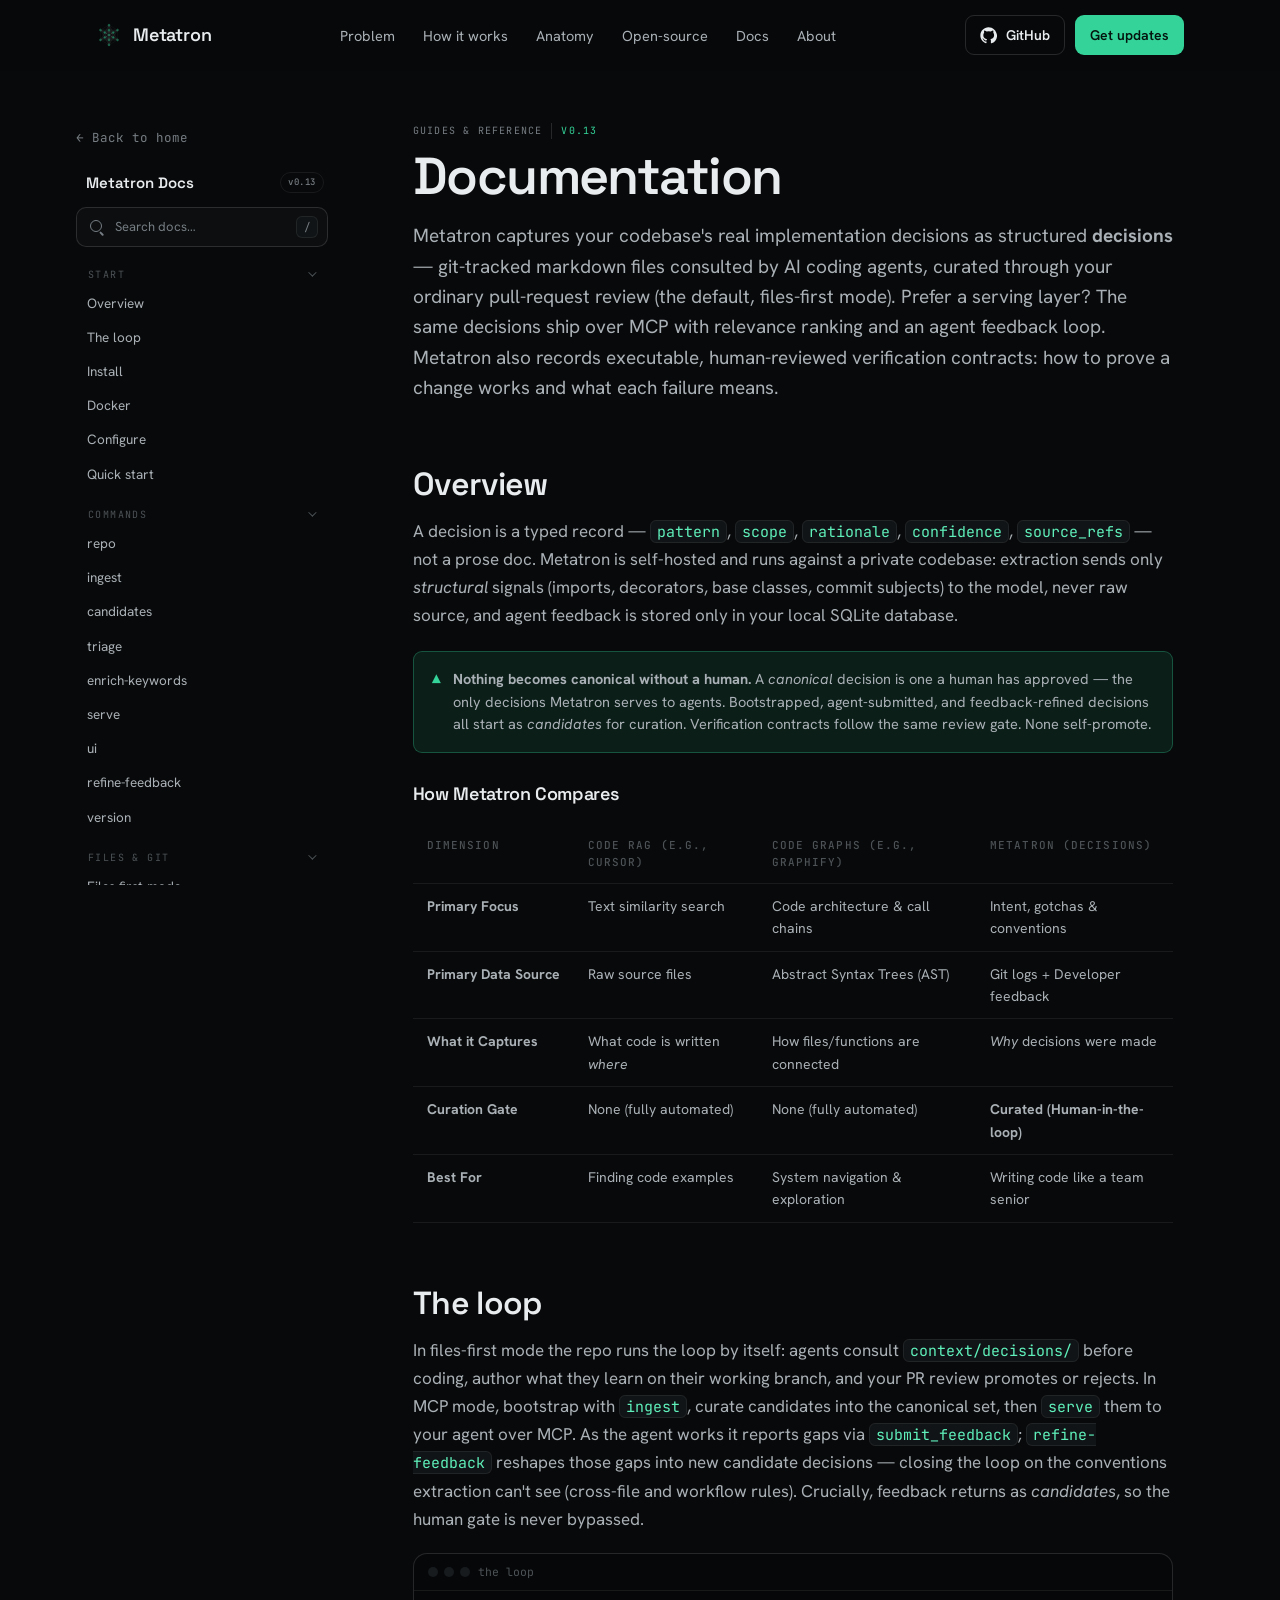
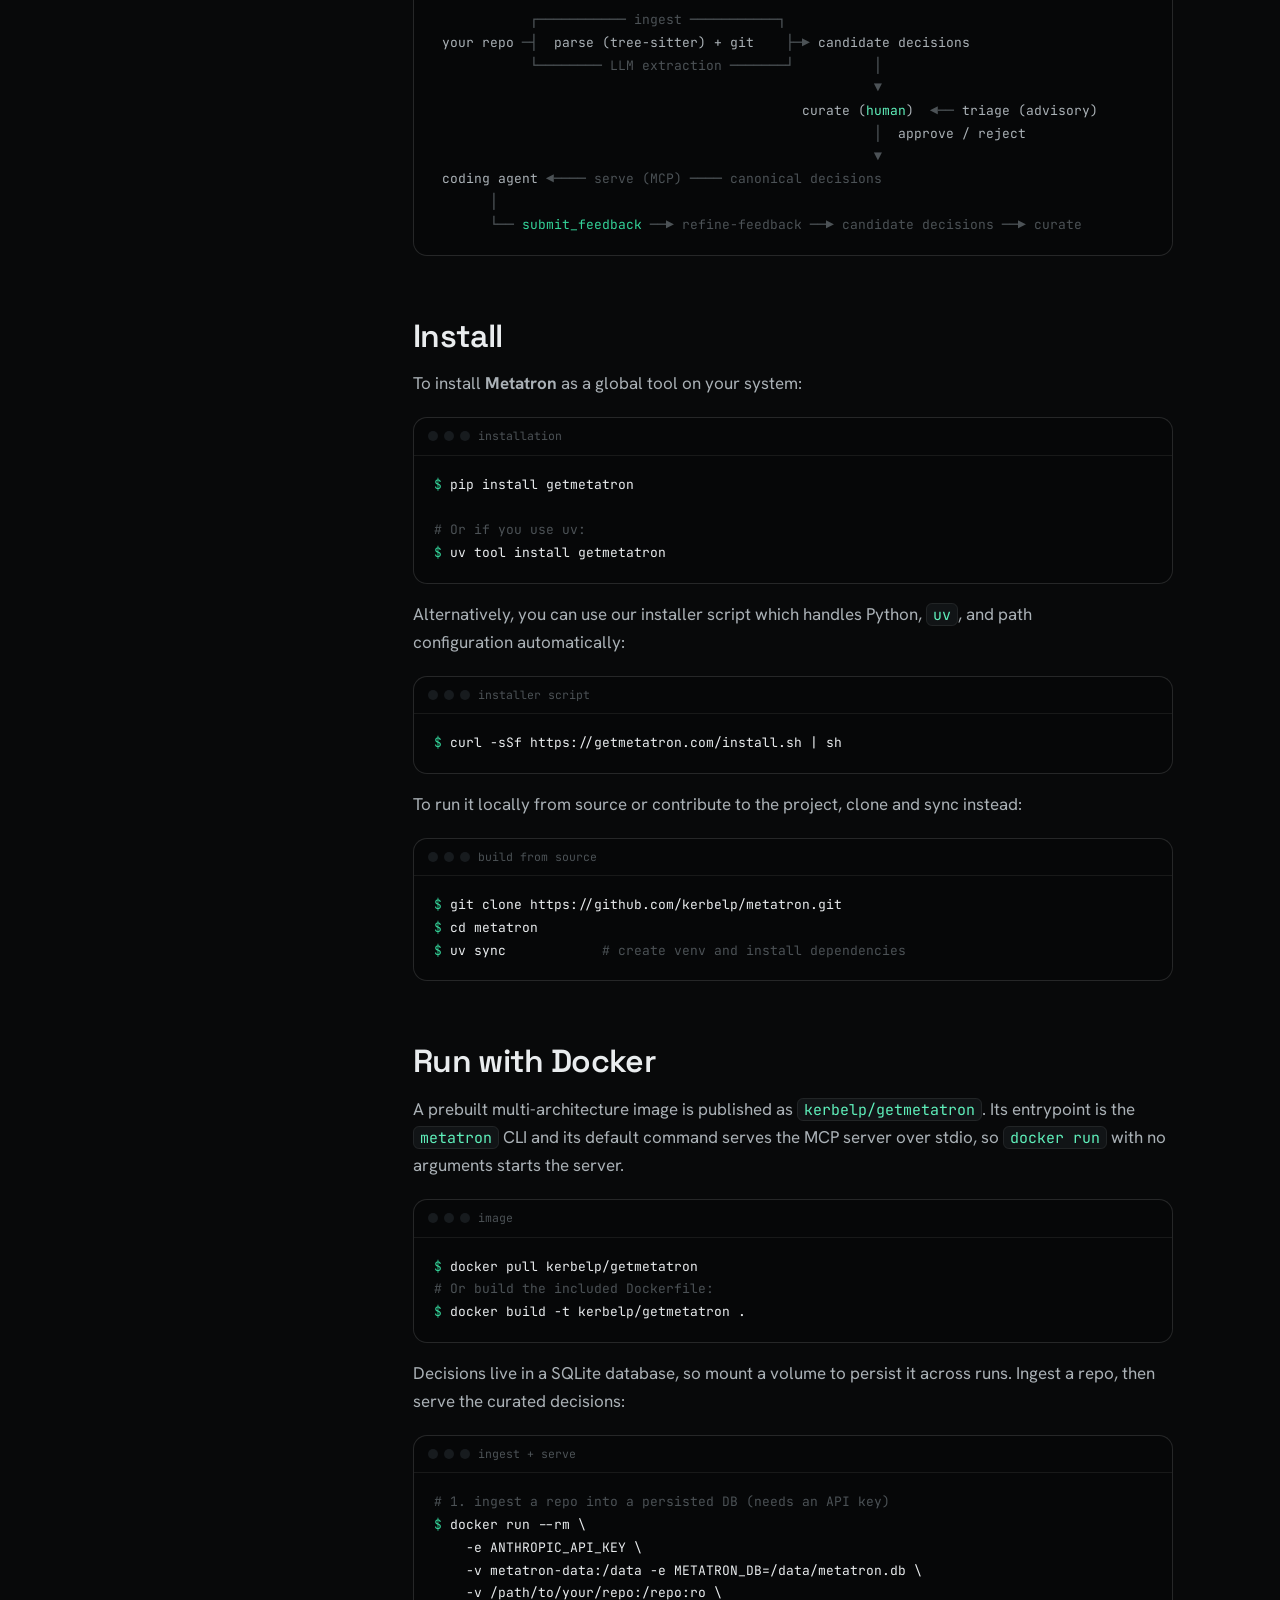
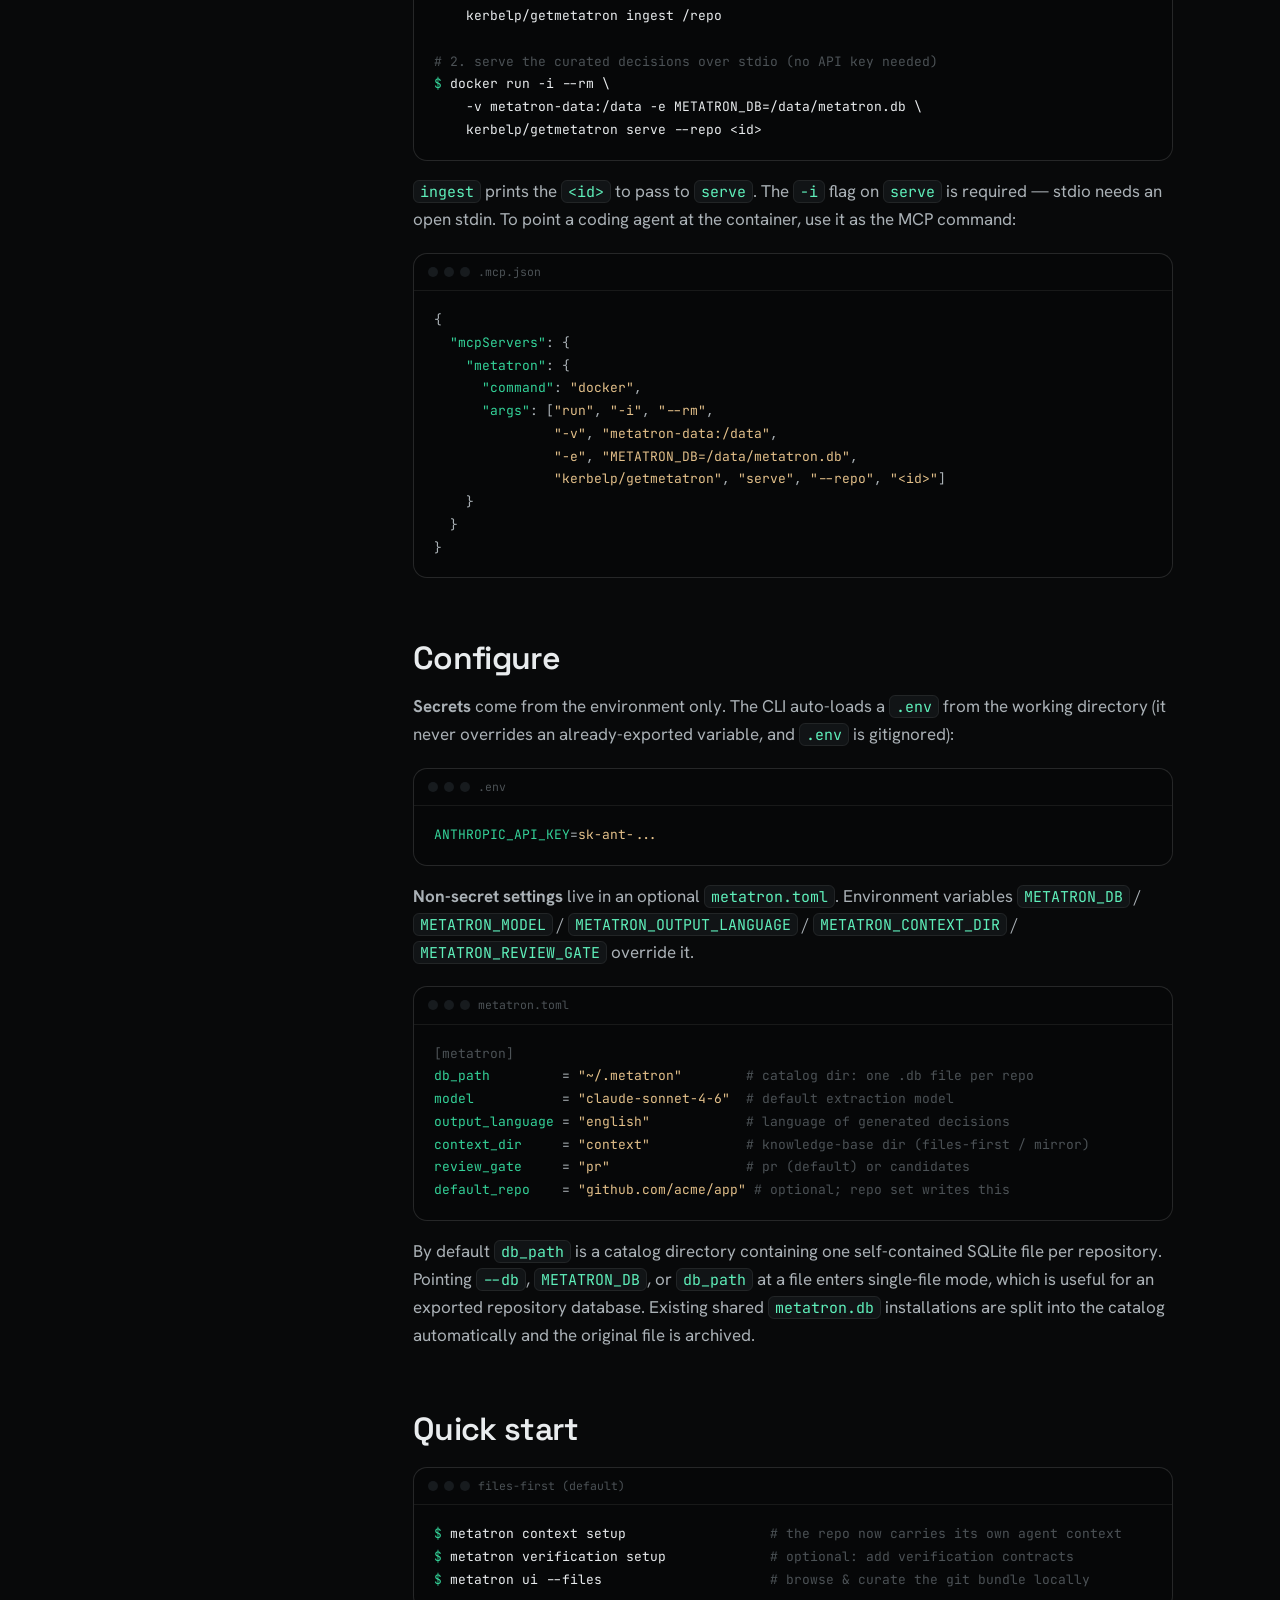
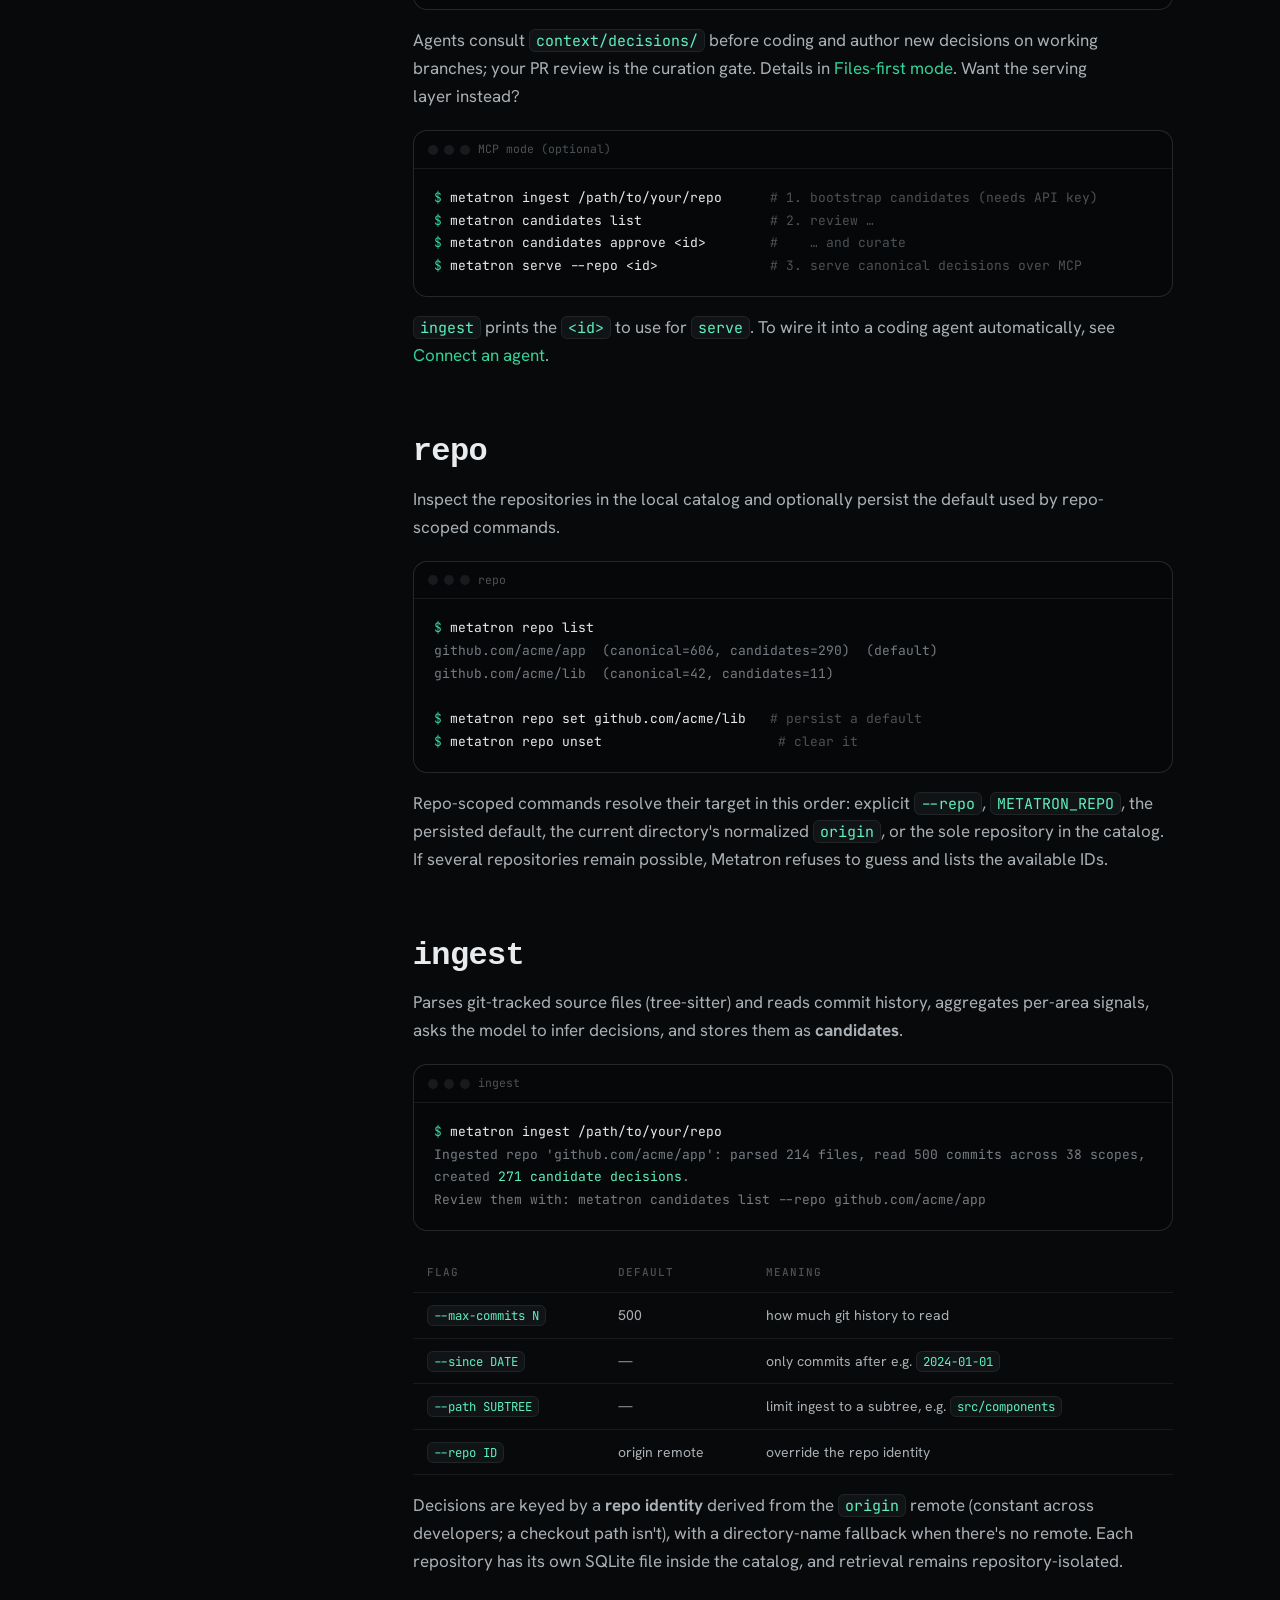
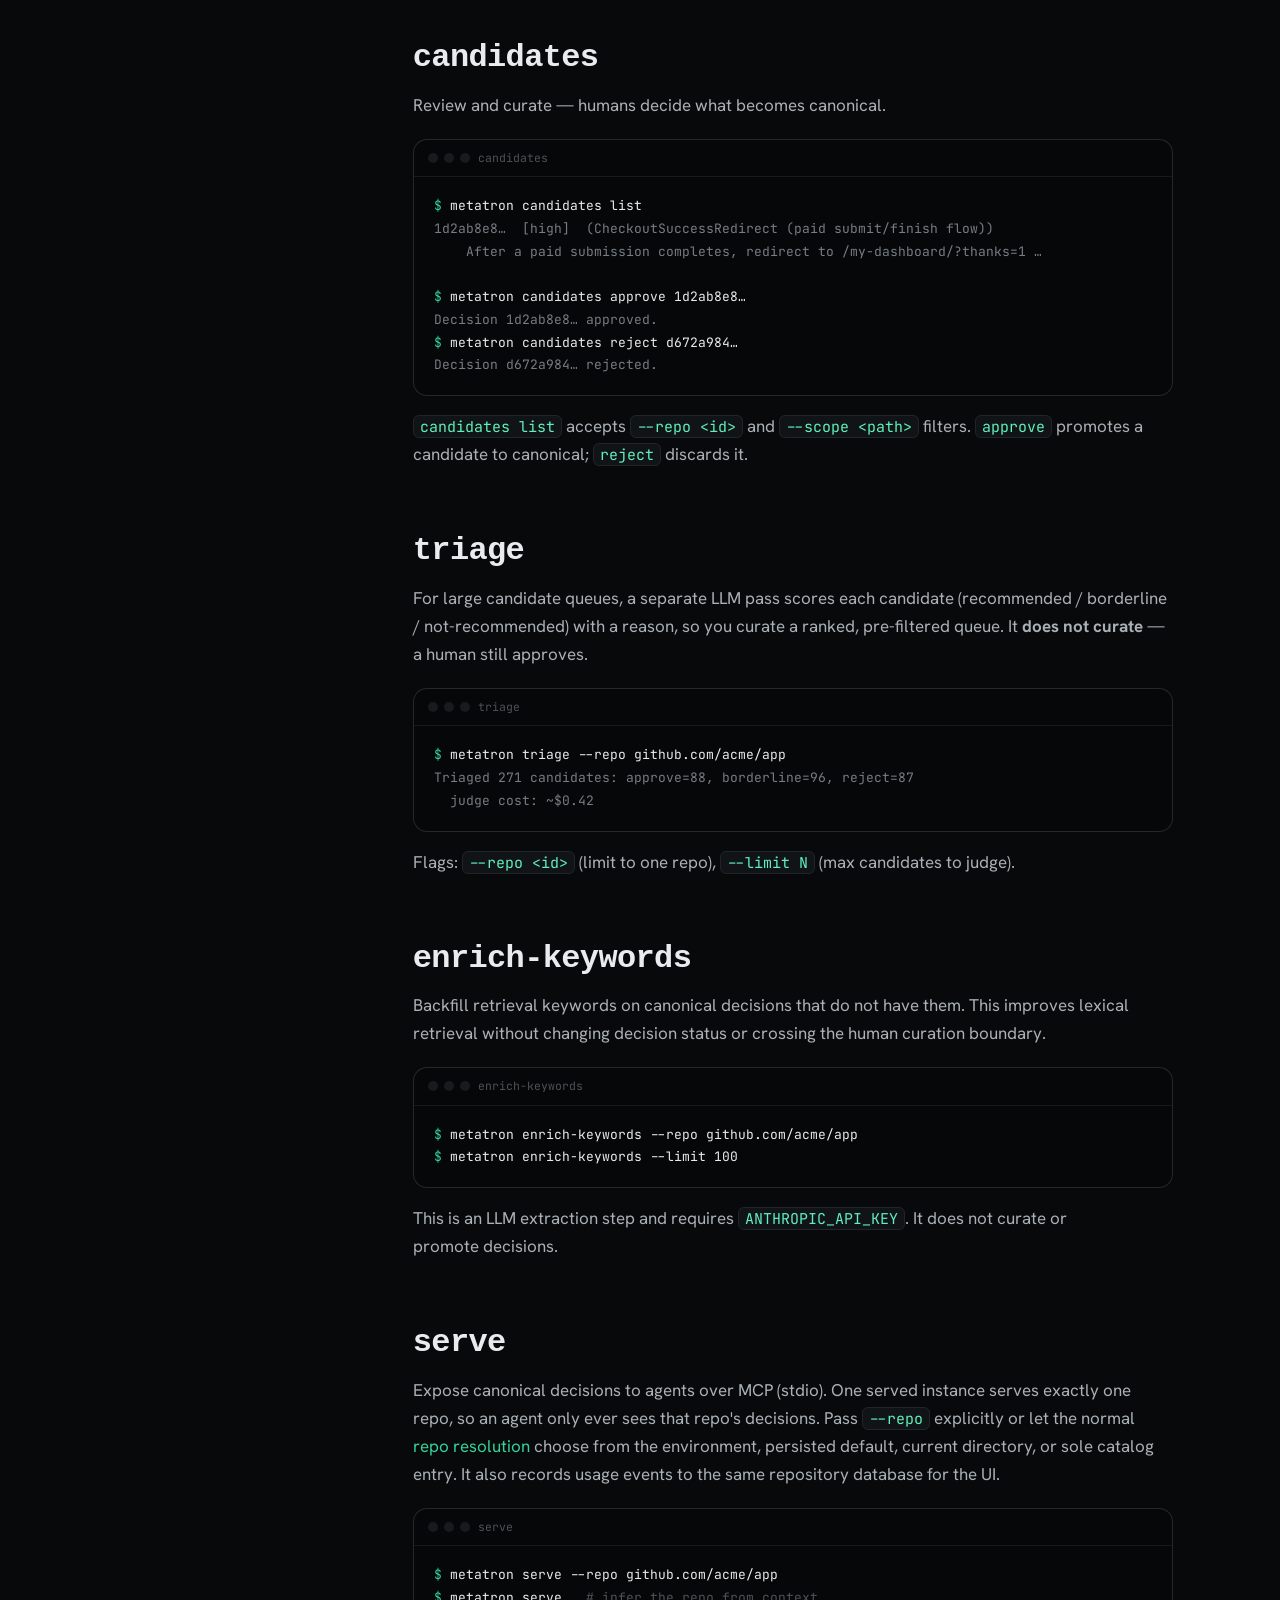
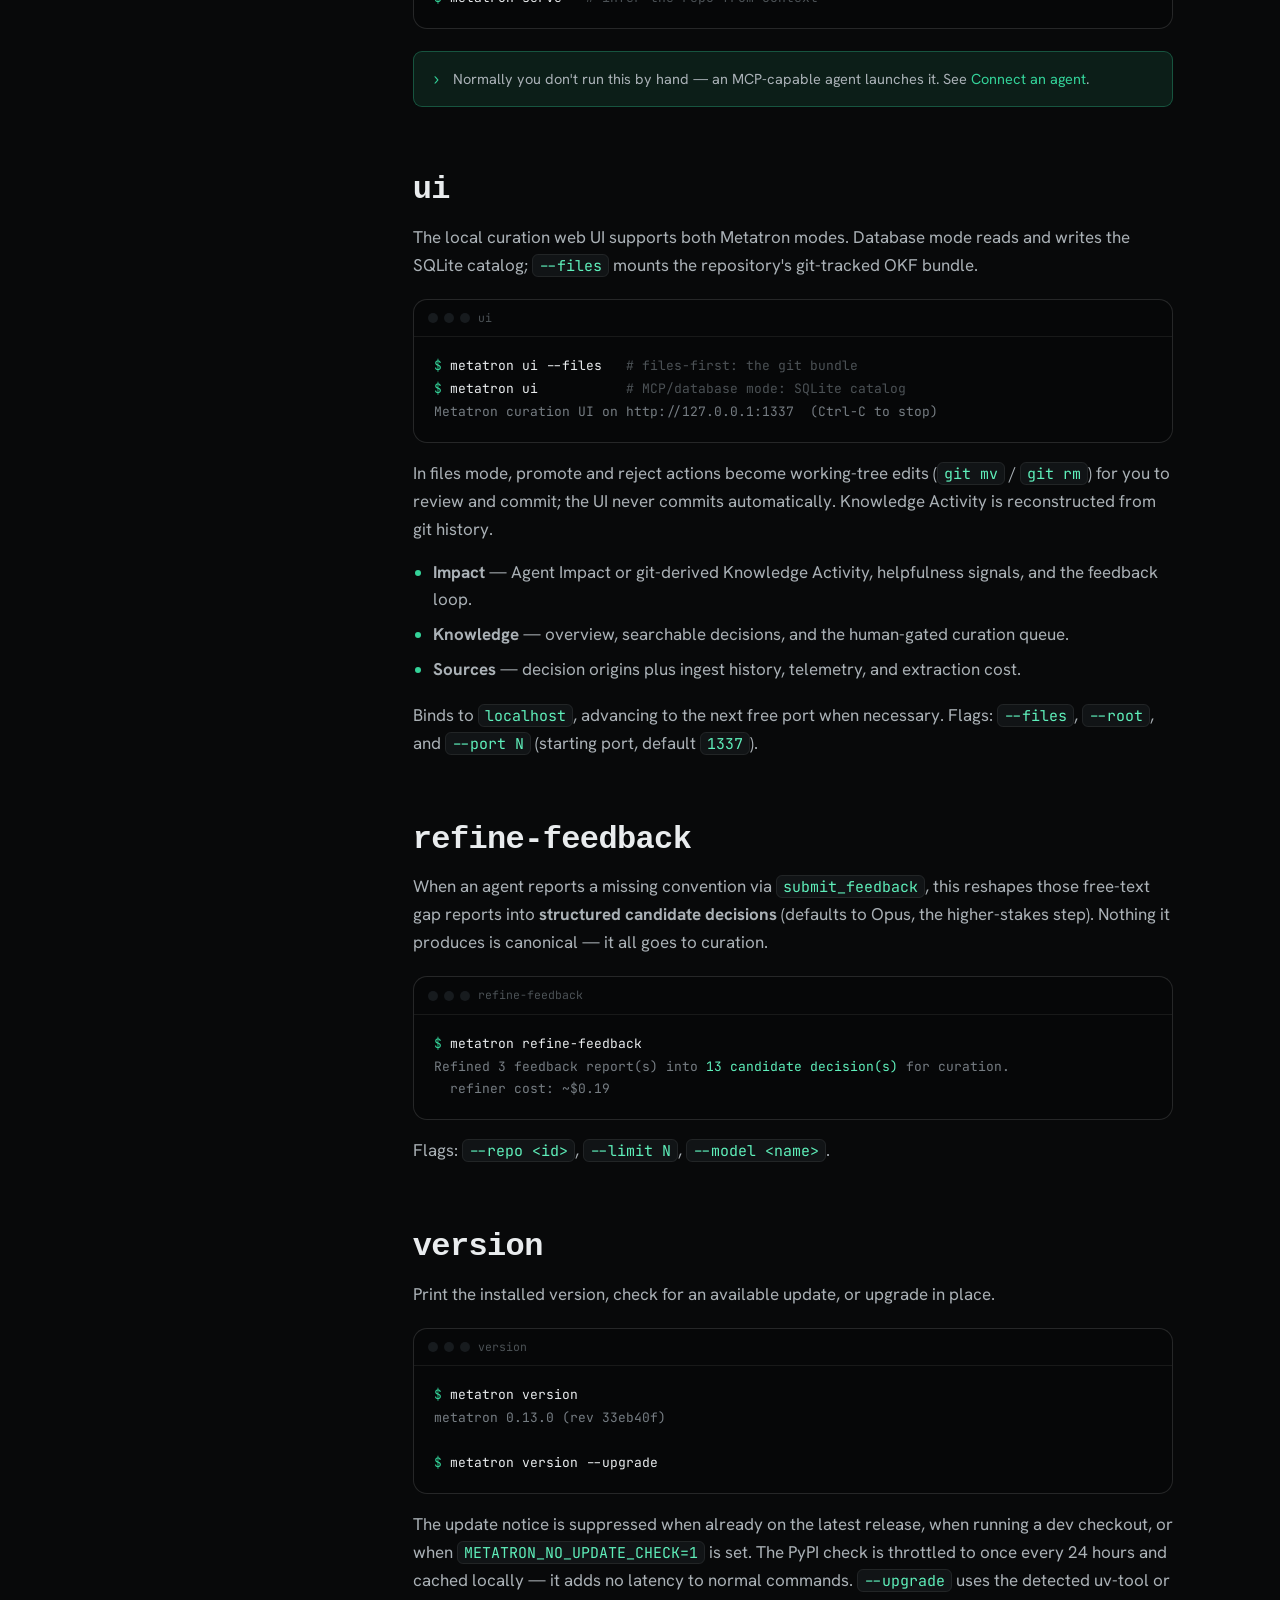
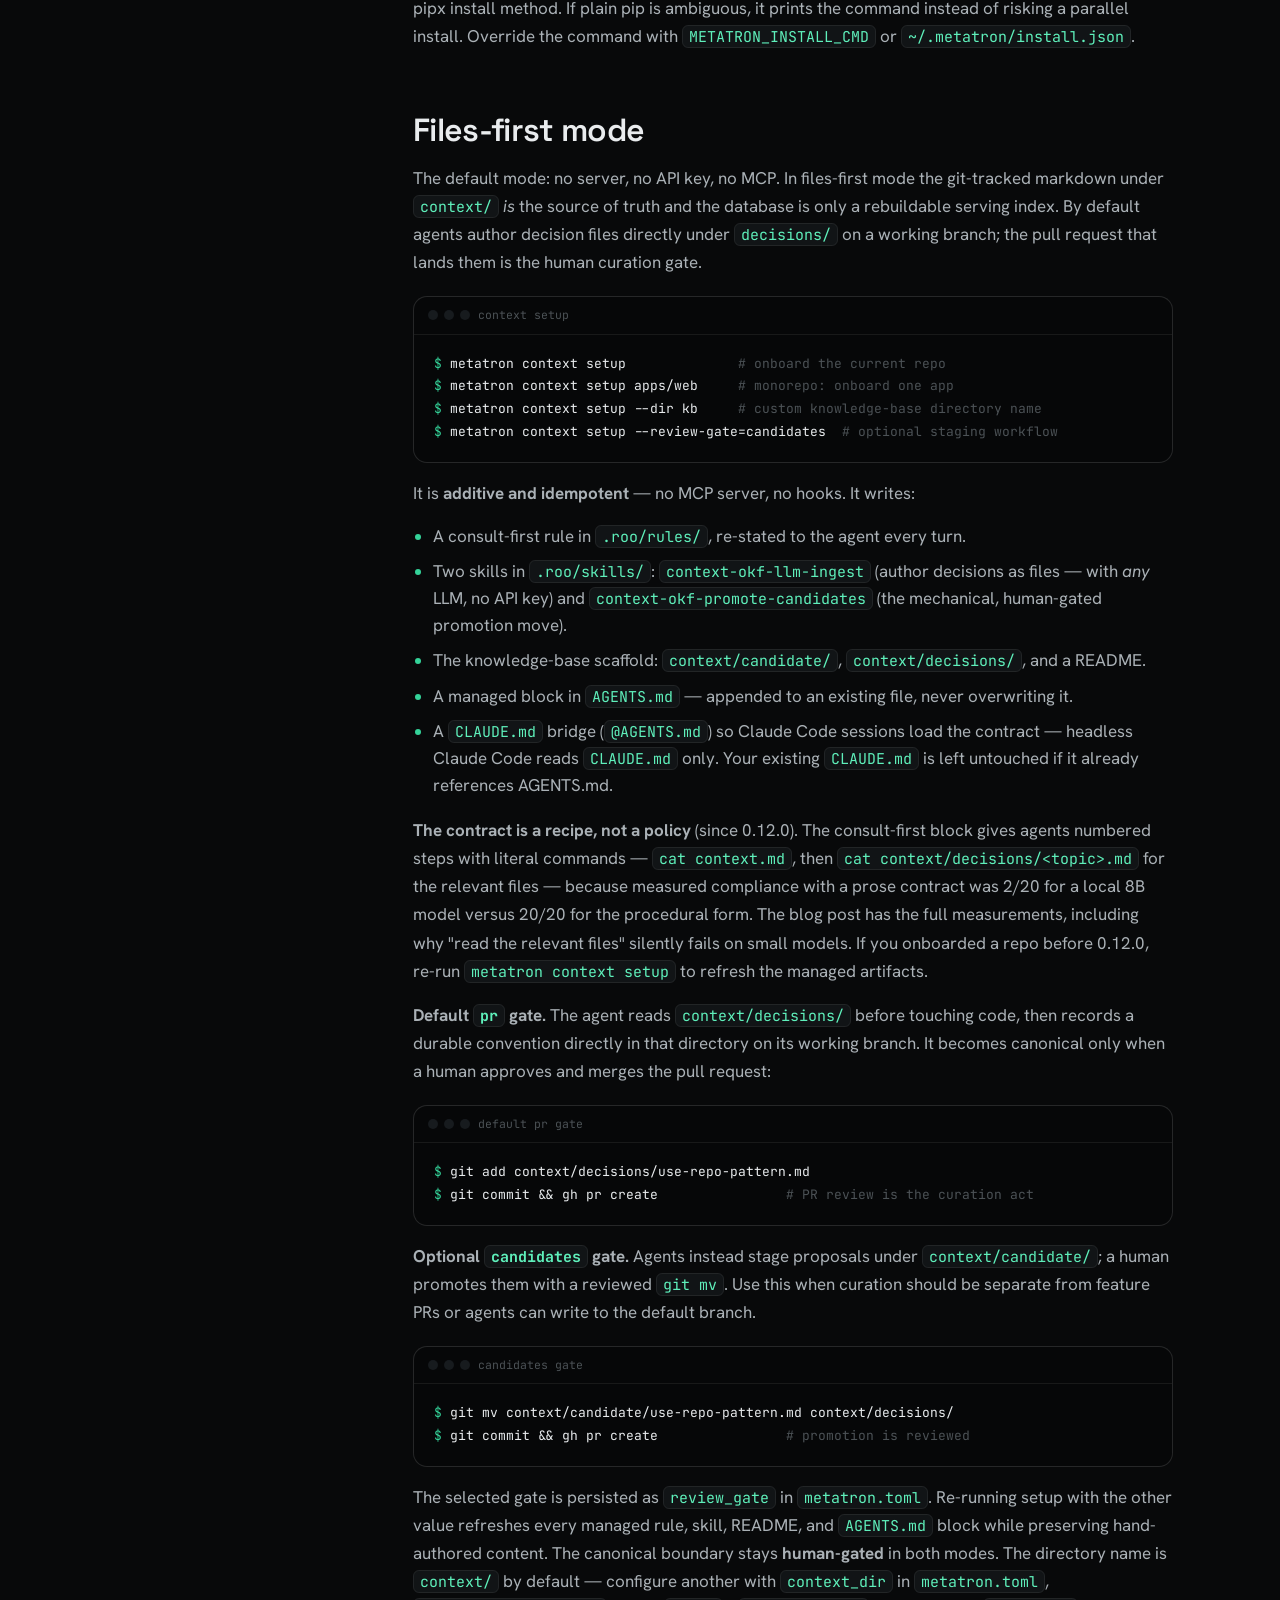
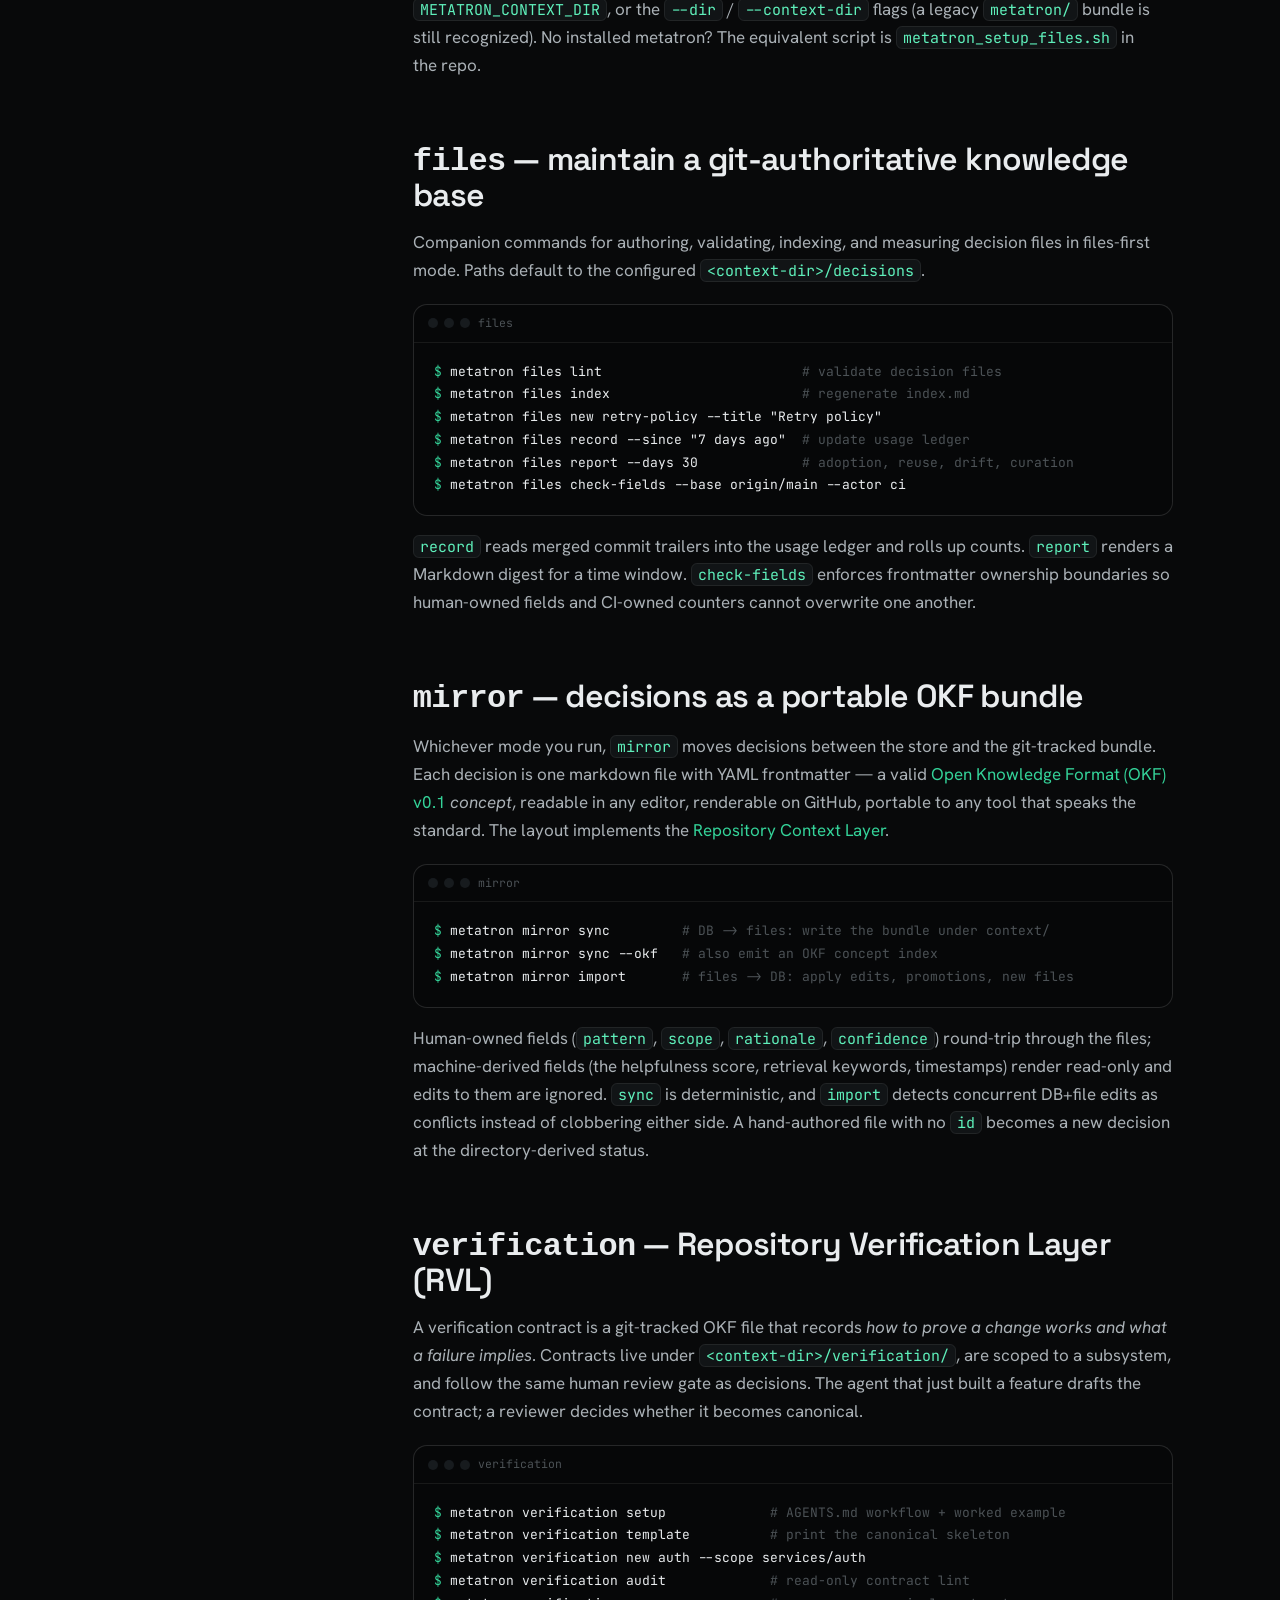
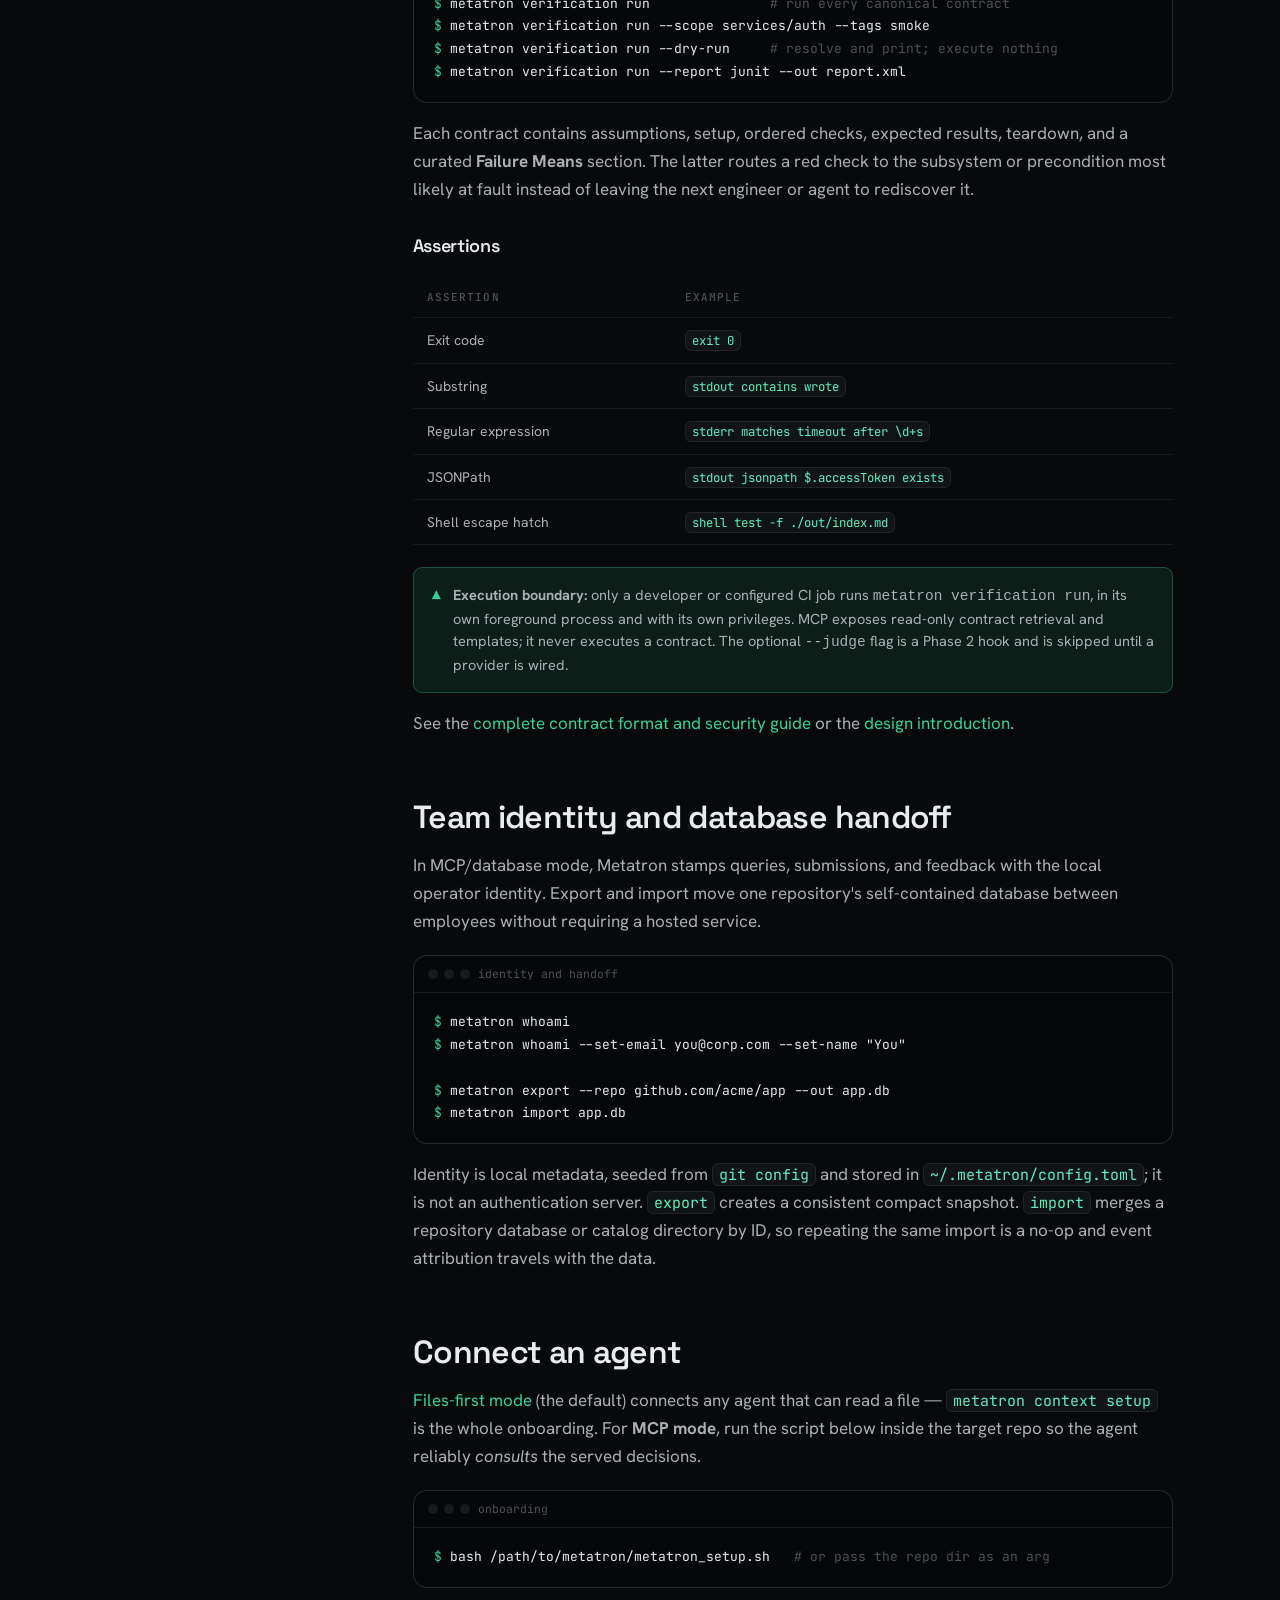
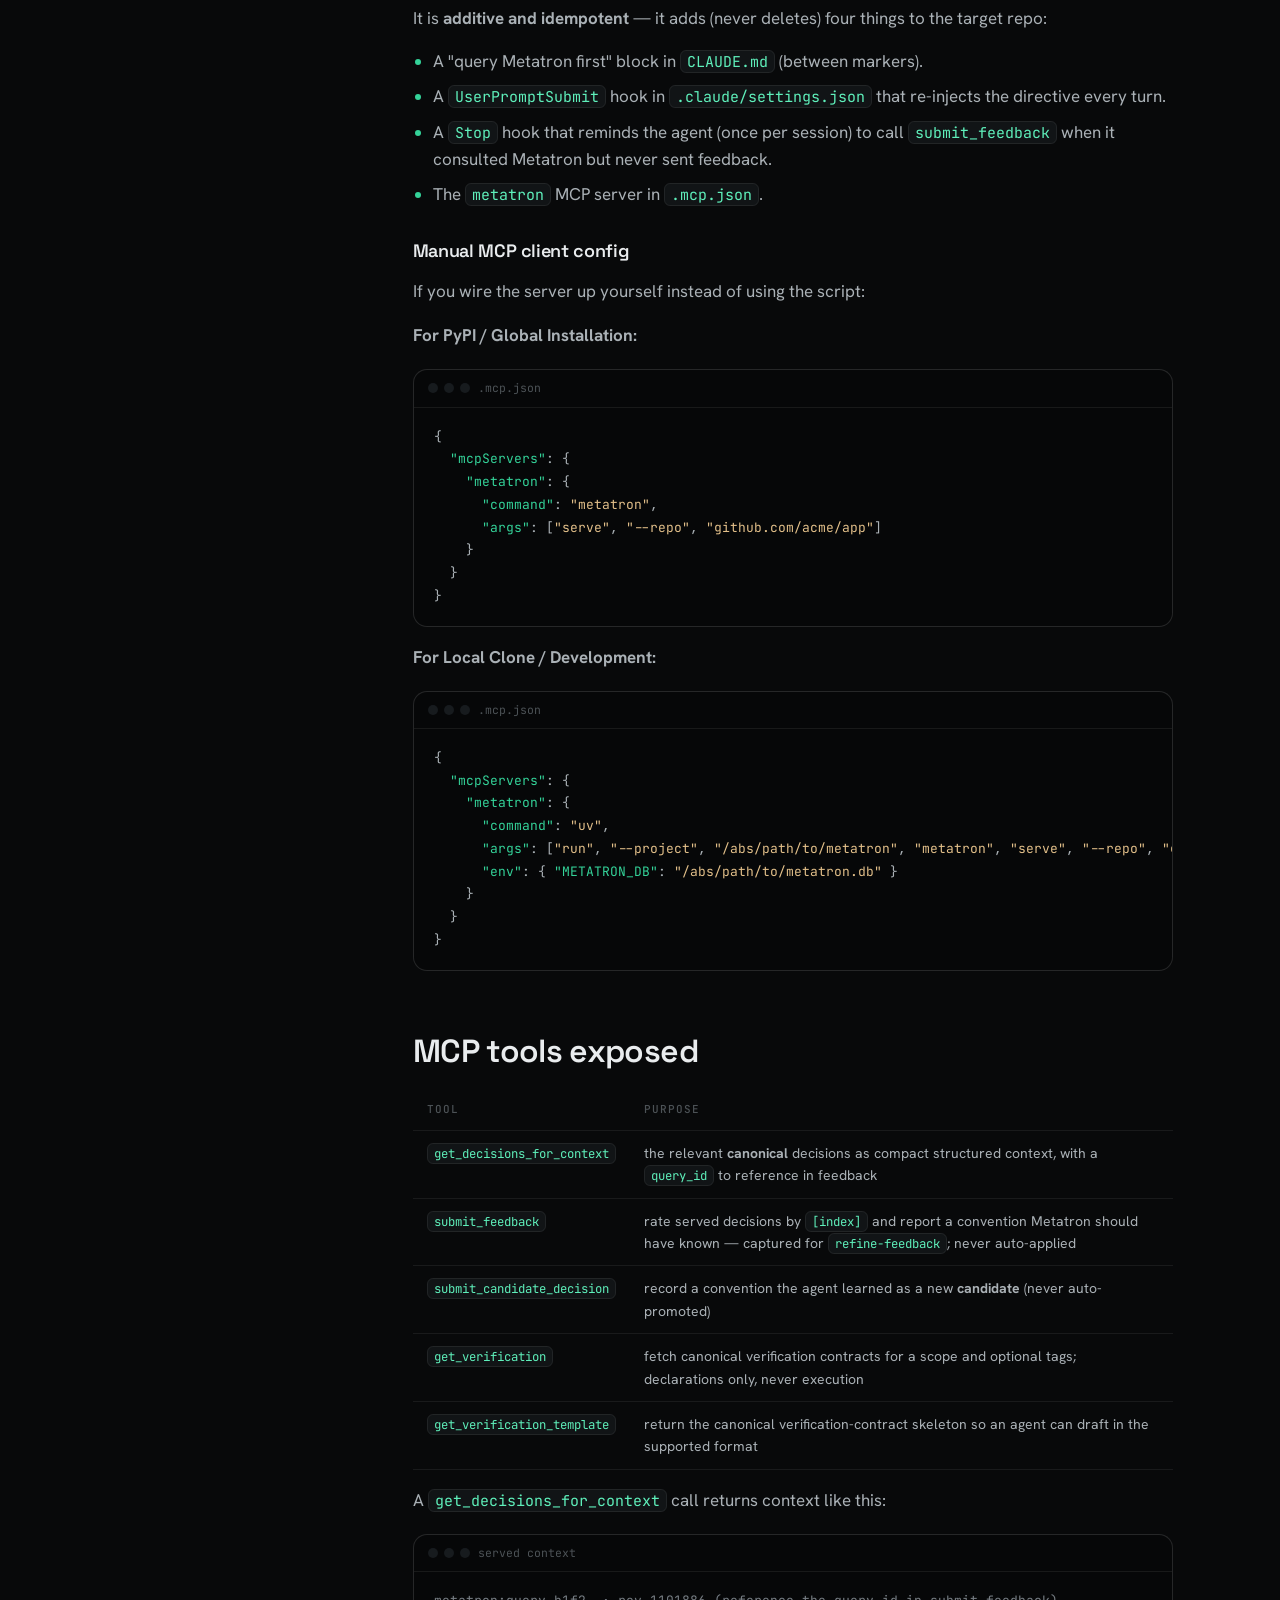
<file: docs/index.html>
<!DOCTYPE html>
<html lang="en">
<head>
<meta charset="UTF-8" />
<meta name="viewport" content="width=device-width, initial-scale=1" />

<!-- Google tag (gtag.js) -->
<script async src="https://www.googletagmanager.com/gtag/js?id=G-0P4SKXFNWL"></script>
<script>
  window.dataLayer = window.dataLayer || [];
  function gtag(){dataLayer.push(arguments);}
  gtag('js', new Date());

  gtag('config', 'G-0P4SKXFNWL');
</script>
<title>Docs — Metatron</title>
<meta name="description" content="Documentation for Metatron: git-native repository decisions and verification contracts for AI coding agents, curated through human review and optionally served over MCP." />
<link rel="preconnect" href="https://fonts.googleapis.com" />
<link rel="preconnect" href="https://fonts.gstatic.com" crossorigin />
<link href="https://fonts.googleapis.com/css2?family=Space+Grotesk:wght@400;500;600;700&amp;family=Hanken+Grotesk:wght@400;500;600;700&amp;family=JetBrains+Mono:wght@400;500;600&amp;display=swap" rel="stylesheet" />
<link rel="stylesheet" href="../styles.css?v=20260930-research2" />
<link rel="stylesheet" href="../docs.css?v=20260728-4" />

<!-- Favicons / app icons -->
<link rel="icon" href="../public/images/favicon.ico" sizes="any" />
<link rel="icon" type="image/png" sizes="32x32" href="../public/images/favicon-32x32.png" />
<link rel="icon" type="image/png" sizes="16x16" href="../public/images/favicon-16x16.png" />
<link rel="apple-touch-icon" sizes="180x180" href="../public/images/apple-touch-icon.png" />
</head>
<body>

<!-- ============ NAV ============ -->
<header class="nav">
  <div class="nav-inner">
    <a class="brand" href="../" aria-label="Metatron home">
      <span data-cube-mark style="width:26px;height:26px;display:block"></span>
      Metatron
    </a>
    <nav class="nav-links" aria-label="Primary">
      <a href="../#problem">Problem</a>
      <a href="../#how">How it works</a>
      <a href="../#anatomy">Anatomy</a>
      <a href="../#opensource">Open-source</a>
      <a href="./" aria-current="page">Docs</a>
      <a href="/about/">About</a>
    </nav>
    <div class="nav-cta">
      <a class="btn btn-ghost btn-sm" href="https://github.com/kerbelp/metatron" target="_blank" rel="noopener">
        <svg viewBox="0 0 24 24" fill="currentColor"><path d="M12 .5C5.7.5.5 5.7.5 12c0 5.1 3.3 9.4 7.9 10.9.6.1.8-.3.8-.6v-2c-3.2.7-3.9-1.5-3.9-1.5-.5-1.3-1.3-1.7-1.3-1.7-1-.7.1-.7.1-.7 1.2.1 1.8 1.2 1.8 1.2 1 1.8 2.7 1.3 3.4 1 .1-.8.4-1.3.7-1.6-2.6-.3-5.3-1.3-5.3-5.7 0-1.3.5-2.3 1.2-3.1-.1-.3-.5-1.5.1-3.1 0 0 1-.3 3.3 1.2a11.5 11.5 0 0 1 6 0c2.3-1.5 3.3-1.2 3.3-1.2.6 1.6.2 2.8.1 3.1.8.8 1.2 1.8 1.2 3.1 0 4.4-2.7 5.4-5.3 5.7.4.4.8 1.1.8 2.2v3.3c0 .3.2.7.8.6 4.6-1.5 7.9-5.8 7.9-10.9C23.5 5.7 18.3.5 12 .5Z"/></svg>
        GitHub
      </a>
      <a class="btn btn-primary btn-sm" href="../#updates">Get updates</a>
    </div>
    <button class="nav-burger" aria-label="Menu">
      <svg viewBox="0 0 24 24" fill="none" stroke="currentColor" stroke-width="1.8"><path d="M3 6h18M3 12h18M3 18h18"/></svg>
    </button>
  </div>
</header>

<div class="docs-wrap">
  <div class="docs-mobile-bar" aria-label="Documentation controls">
    <button class="docs-menu-toggle" type="button" aria-label="Browse documentation topics"
            aria-controls="docs-sidebar" aria-expanded="false">
      <span class="menu-lines" aria-hidden="true"></span>
      <span>Topics</span>
    </button>
    <div class="doc-search doc-search-mobile">
      <label class="visually-hidden" for="docs-search-mobile">Search documentation</label>
      <span class="search-mark" aria-hidden="true"></span>
      <input id="docs-search-mobile" type="search" placeholder="Search docs…" autocomplete="off"
             spellcheck="false" data-doc-search aria-controls="docs-results-mobile" />
      <kbd>/</kbd>
      <div class="doc-search-results" id="docs-results-mobile" role="listbox" hidden></div>
    </div>
  </div>
  <div class="docs-scrim" aria-hidden="true"></div>

  <div class="docs-shell">

    <!-- ============ SIDEBAR ============ -->
    <aside class="docs-side" id="docs-sidebar" aria-label="Documentation navigation">
      <div class="docs-side-top">
        <a class="doc-back" href="../">← Back to home</a>
        <button class="docs-menu-close" type="button" aria-label="Close documentation menu">×</button>
      </div>
      <div class="docs-side-title">
        <span>Metatron Docs</span>
        <span class="docs-version">v0.13</span>
      </div>
      <div class="doc-search doc-search-side">
        <label class="visually-hidden" for="docs-search-side">Search documentation</label>
        <span class="search-mark" aria-hidden="true"></span>
        <input id="docs-search-side" type="search" placeholder="Search docs…" autocomplete="off"
               spellcheck="false" data-doc-search aria-controls="docs-results-side" />
        <kbd>/</kbd>
        <div class="doc-search-results" id="docs-results-side" role="listbox" hidden></div>
      </div>
      <nav aria-label="Docs">
        <div class="side-section">
          <button class="side-group" type="button" aria-expanded="true">
            <span>Start</span><span class="side-chevron" aria-hidden="true"></span>
          </button>
          <div class="side-links">
            <a href="#overview">Overview</a>
            <a href="#loop">The loop</a>
            <a href="#install">Install</a>
            <a href="#docker">Docker</a>
            <a href="#configure">Configure</a>
            <a href="#quickstart">Quick start</a>
          </div>
        </div>
        <div class="side-section">
          <button class="side-group" type="button" aria-expanded="true">
            <span>Commands</span><span class="side-chevron" aria-hidden="true"></span>
          </button>
          <div class="side-links">
            <a href="#repo">repo</a>
            <a href="#ingest">ingest</a>
            <a href="#candidates">candidates</a>
            <a href="#triage">triage</a>
            <a href="#enrich">enrich-keywords</a>
            <a href="#serve">serve</a>
            <a href="#ui">ui</a>
            <a href="#refine">refine-feedback</a>
            <a href="#version">version</a>
          </div>
        </div>
        <div class="side-section">
          <button class="side-group" type="button" aria-expanded="true">
            <span>Files &amp; git</span><span class="side-chevron" aria-hidden="true"></span>
          </button>
          <div class="side-links">
            <a href="#files-first">Files-first mode</a>
            <a href="#files">files</a>
            <a href="#mirror">mirror &amp; OKF</a>
            <a href="#verification">Verification (RVL)</a>
            <a href="#team">Team handoff</a>
          </div>
        </div>
        <div class="side-section">
          <button class="side-group" type="button" aria-expanded="true">
            <span>Agents</span><span class="side-chevron" aria-hidden="true"></span>
          </button>
          <div class="side-links">
            <a href="#connect">Connect an agent</a>
            <a href="#tools">MCP tools</a>
            <a href="#privacy">Privacy</a>
          </div>
        </div>
      </nav>
    </aside>

    <!-- ============ CONTENT ============ -->
    <main class="doc-main">
      <div class="doc-kicker"><span>Guides &amp; reference</span><span>v0.13</span></div>
      <h1>Documentation</h1>
      <p class="doc-lede">
        Metatron captures your codebase's real implementation decisions as structured
        <strong>decisions</strong> — git-tracked markdown files consulted by AI coding agents,
        curated through your ordinary pull-request review (the default,
        <a class="inline" href="#files-first">files-first mode</a>). Prefer a serving layer?
        The same decisions ship over MCP with relevance ranking and an agent feedback loop.
        Metatron also records executable, human-reviewed
        <a class="inline" href="#verification">verification contracts</a>: how to prove a
        change works and what each failure means.
      </p>

      <!-- OVERVIEW -->
      <section class="doc-sec" id="overview">
        <h2>Overview</h2>
        <p>
          A decision is a typed record — <code>pattern</code>, <code>scope</code>,
          <code>rationale</code>, <code>confidence</code>, <code>source_refs</code> — not a prose
          doc. Metatron is self-hosted and runs against a private codebase: extraction sends only
          <em>structural</em> signals (imports, decorators, base classes, commit subjects) to the
          model, never raw source, and agent feedback is stored only in your local SQLite database.
        </p>
        <div class="callout">
          <span class="mono">▲</span>
          <span><strong>Nothing becomes canonical without a human.</strong> A
          <em>canonical</em> decision is one a human has approved — the only decisions Metatron
          serves to agents. Bootstrapped, agent-submitted, and feedback-refined decisions all
          start as <em>candidates</em> for curation. Verification contracts follow the same
          review gate. None self-promote.</span>
        </div>

        <h3 style="margin-top: 32px;">How Metatron Compares</h3>
        <table class="doc-table">
          <thead>
            <tr>
              <th>Dimension</th>
              <th>Code RAG (e.g., Cursor)</th>
              <th>Code Graphs (e.g., Graphify)</th>
              <th>Metatron (Decisions)</th>
            </tr>
          </thead>
          <tbody>
            <tr>
              <td><strong>Primary Focus</strong></td>
              <td>Text similarity search</td>
              <td>Code architecture &amp; call chains</td>
              <td>Intent, gotchas &amp; conventions</td>
            </tr>
            <tr>
              <td><strong>Primary Data Source</strong></td>
              <td>Raw source files</td>
              <td>Abstract Syntax Trees (AST)</td>
              <td>Git logs + Developer feedback</td>
            </tr>
            <tr>
              <td><strong>What it Captures</strong></td>
              <td>What code is written <em>where</em></td>
              <td>How files/functions are connected</td>
              <td><em>Why</em> decisions were made</td>
            </tr>
            <tr>
              <td><strong>Curation Gate</strong></td>
              <td>None (fully automated)</td>
              <td>None (fully automated)</td>
              <td><strong>Curated (Human-in-the-loop)</strong></td>
            </tr>
            <tr>
              <td><strong>Best For</strong></td>
              <td>Finding code examples</td>
              <td>System navigation &amp; exploration</td>
              <td>Writing code like a team senior</td>
            </tr>
          </tbody>
        </table>
      </section>

      <!-- THE LOOP -->
      <section class="doc-sec" id="loop">
        <h2>The loop</h2>
        <p>
          In files-first mode the repo runs the loop by itself: agents consult
          <code>context/decisions/</code> before coding, author what they learn on their working
          branch, and your PR review promotes or rejects. In MCP mode, bootstrap with
          <code>ingest</code>, curate candidates into the canonical set, then
          <code>serve</code> them to your agent over MCP. As the agent works it reports gaps via
          <code>submit_feedback</code>; <code>refine-feedback</code> reshapes those gaps into new
          candidate decisions — closing the loop on the conventions extraction can't see
          (cross-file and workflow rules). Crucially, feedback returns as <em>candidates</em>, so
          the human gate is never bypassed.
        </p>
        <div class="doc-code">
          <div class="doc-code-bar"><span class="dots"><i></i><i></i><i></i></span> the loop</div>
<pre>            <span class="c">┌─────────── ingest ───────────┐</span>
 your repo <span class="c">─┤</span>  parse (tree-sitter) + git    <span class="c">├─▶</span> candidate decisions
            <span class="c">└──────── LLM extraction ───────┘</span>          <span class="c">│</span>
                                                       <span class="c">▼</span>
                                              curate (<span class="hl">human</span>)  <span class="c">◀──</span> triage (advisory)
                                                       <span class="c">│</span>  approve / reject
                                                       <span class="c">▼</span>
 coding agent <span class="c">◀──── serve (MCP) ──── canonical decisions</span>
       <span class="c">│</span>
       <span class="c">└──</span> <span class="k">submit_feedback</span> <span class="c">──▶ refine-feedback ──▶ candidate decisions ──▶ curate</span></pre>
        </div>
      </section>

      <!-- INSTALL -->
      <section class="doc-sec" id="install">
        <h2>Install</h2>
        <p>To install <strong>Metatron</strong> as a global tool on your system:</p>
        <div class="doc-code">
          <div class="doc-code-bar"><span class="dots"><i></i><i></i><i></i></span> installation</div>
<pre><span class="pr">$</span> <span class="cm">pip install getmetatron</span>

<span class="c"># Or if you use uv:</span>
<span class="pr">$</span> <span class="cm">uv tool install getmetatron</span></pre>
        </div>
        <p>Alternatively, you can use our installer script which handles Python, <code>uv</code>, and path configuration automatically:</p>
        <div class="doc-code">
          <div class="doc-code-bar"><span class="dots"><i></i><i></i><i></i></span> installer script</div>
<pre><span class="pr">$</span> <span class="cm">curl -sSf https://getmetatron.com/install.sh | sh</span></pre>
        </div>
        <p>To run it locally from source or contribute to the project, clone and sync instead:</p>
        <div class="doc-code">
          <div class="doc-code-bar"><span class="dots"><i></i><i></i><i></i></span> build from source</div>
<pre><span class="pr">$</span> <span class="cm">git clone https://github.com/kerbelp/metatron.git</span>
<span class="pr">$</span> <span class="cm">cd metatron</span>
<span class="pr">$</span> <span class="cm">uv sync</span>            <span class="c"># create venv and install dependencies</span></pre>
        </div>
      </section>

      <!-- DOCKER -->
      <section class="doc-sec" id="docker">
        <h2>Run with Docker</h2>
        <p>A prebuilt multi-architecture image is published as
          <code>kerbelp/getmetatron</code>. Its entrypoint is the <code>metatron</code> CLI and
          its default command serves the MCP server over stdio, so <code>docker run</code> with
          no arguments starts the server.</p>
        <div class="doc-code">
          <div class="doc-code-bar"><span class="dots"><i></i><i></i><i></i></span> image</div>
<pre><span class="pr">$</span> <span class="cm">docker pull kerbelp/getmetatron</span>
<span class="c"># Or build the included Dockerfile:</span>
<span class="pr">$</span> <span class="cm">docker build -t kerbelp/getmetatron .</span></pre>
        </div>
        <p>Decisions live in a SQLite database, so mount a volume to persist it across runs. Ingest a
          repo, then serve the curated decisions:</p>
        <div class="doc-code">
          <div class="doc-code-bar"><span class="dots"><i></i><i></i><i></i></span> ingest + serve</div>
<pre><span class="c"># 1. ingest a repo into a persisted DB (needs an API key)</span>
<span class="pr">$</span> <span class="cm">docker run --rm \
    -e ANTHROPIC_API_KEY \
    -v metatron-data:/data -e METATRON_DB=/data/metatron.db \
    -v /path/to/your/repo:/repo:ro \
    kerbelp/getmetatron ingest /repo</span>

<span class="c"># 2. serve the curated decisions over stdio (no API key needed)</span>
<span class="pr">$</span> <span class="cm">docker run -i --rm \
    -v metatron-data:/data -e METATRON_DB=/data/metatron.db \
    kerbelp/getmetatron serve --repo &lt;id&gt;</span></pre>
        </div>
        <p><code>ingest</code> prints the <code>&lt;id&gt;</code> to pass to <code>serve</code>. The
          <code>-i</code> flag on <code>serve</code> is required — stdio needs an open stdin. To point
          a coding agent at the container, use it as the MCP command:</p>
        <div class="doc-code">
          <div class="doc-code-bar"><span class="dots"><i></i><i></i><i></i></span> .mcp.json</div>
<pre>{
  <span class="k">"mcpServers"</span>: {
    <span class="k">"metatron"</span>: {
      <span class="k">"command"</span>: <span class="s">"docker"</span>,
      <span class="k">"args"</span>: [<span class="s">"run"</span>, <span class="s">"-i"</span>, <span class="s">"--rm"</span>,
               <span class="s">"-v"</span>, <span class="s">"metatron-data:/data"</span>,
               <span class="s">"-e"</span>, <span class="s">"METATRON_DB=/data/metatron.db"</span>,
               <span class="s">"kerbelp/getmetatron"</span>, <span class="s">"serve"</span>, <span class="s">"--repo"</span>, <span class="s">"&lt;id&gt;"</span>]
    }
  }
}</pre>
        </div>
      </section>

      <!-- CONFIGURE -->
      <section class="doc-sec" id="configure">
        <h2>Configure</h2>
        <p><strong>Secrets</strong> come from the environment only. The CLI auto-loads a
          <code>.env</code> from the working directory (it never overrides an already-exported
          variable, and <code>.env</code> is gitignored):</p>
        <div class="doc-code">
          <div class="doc-code-bar"><span class="dots"><i></i><i></i><i></i></span> .env</div>
<pre><span class="k">ANTHROPIC_API_KEY</span>=<span class="s">sk-ant-...</span></pre>
        </div>
        <p><strong>Non-secret settings</strong> live in an optional <code>metatron.toml</code>.
          Environment variables <code>METATRON_DB</code> / <code>METATRON_MODEL</code> /
          <code>METATRON_OUTPUT_LANGUAGE</code> / <code>METATRON_CONTEXT_DIR</code> /
          <code>METATRON_REVIEW_GATE</code> override it.</p>
        <div class="doc-code">
          <div class="doc-code-bar"><span class="dots"><i></i><i></i><i></i></span> metatron.toml</div>
<pre><span class="c">[metatron]</span>
<span class="k">db_path</span>         = <span class="s">"~/.metatron"</span>        <span class="c"># catalog dir: one .db file per repo</span>
<span class="k">model</span>           = <span class="s">"claude-sonnet-4-6"</span>  <span class="c"># default extraction model</span>
<span class="k">output_language</span> = <span class="s">"english"</span>            <span class="c"># language of generated decisions</span>
<span class="k">context_dir</span>     = <span class="s">"context"</span>            <span class="c"># knowledge-base dir (files-first / mirror)</span>
<span class="k">review_gate</span>     = <span class="s">"pr"</span>                 <span class="c"># pr (default) or candidates</span>
<span class="k">default_repo</span>    = <span class="s">"github.com/acme/app"</span> <span class="c"># optional; repo set writes this</span></pre>
        </div>
        <p>By default <code>db_path</code> is a catalog directory containing one self-contained
          SQLite file per repository. Pointing <code>--db</code>,
          <code>METATRON_DB</code>, or <code>db_path</code> at a file enters single-file mode,
          which is useful for an exported repository database. Existing shared
          <code>metatron.db</code> installations are split into the catalog automatically and
          the original file is archived.</p>
      </section>

      <!-- QUICK START -->
      <section class="doc-sec" id="quickstart">
        <h2>Quick start</h2>
        <div class="doc-code">
          <div class="doc-code-bar"><span class="dots"><i></i><i></i><i></i></span> files-first (default)</div>
<pre><span class="pr">$</span> <span class="cm">metatron context setup</span>                  <span class="c"># the repo now carries its own agent context</span>
<span class="pr">$</span> <span class="cm">metatron verification setup</span>             <span class="c"># optional: add verification contracts</span>
<span class="pr">$</span> <span class="cm">metatron ui --files</span>                     <span class="c"># browse &amp; curate the git bundle locally</span></pre>
        </div>
        <p>Agents consult <code>context/decisions/</code> before coding and author new decisions
          on working branches; your PR review is the curation gate. Details in
          <a class="inline" href="#files-first">Files-first mode</a>. Want the serving layer
          instead?</p>
        <div class="doc-code">
          <div class="doc-code-bar"><span class="dots"><i></i><i></i><i></i></span> MCP mode (optional)</div>
<pre><span class="pr">$</span> <span class="cm">metatron ingest /path/to/your/repo</span>      <span class="c"># 1. bootstrap candidates (needs API key)</span>
<span class="pr">$</span> <span class="cm">metatron candidates list</span>                <span class="c"># 2. review …</span>
<span class="pr">$</span> <span class="cm">metatron candidates approve &lt;id&gt;</span>        <span class="c">#    … and curate</span>
<span class="pr">$</span> <span class="cm">metatron serve --repo &lt;id&gt;</span>              <span class="c"># 3. serve canonical decisions over MCP</span></pre>
        </div>
        <p><code>ingest</code> prints the <code>&lt;id&gt;</code> to use for <code>serve</code>. To wire
          it into a coding agent automatically, see <a class="inline" href="#connect">Connect an agent</a>.</p>
      </section>

      <!-- REPO -->
      <section class="doc-sec" id="repo">
        <h2><code>repo</code></h2>
        <p>Inspect the repositories in the local catalog and optionally persist the default used
          by repo-scoped commands.</p>
        <div class="doc-code">
          <div class="doc-code-bar"><span class="dots"><i></i><i></i><i></i></span> repo</div>
<pre><span class="pr">$</span> <span class="cm">metatron repo list</span>
<span class="ot">github.com/acme/app  (canonical=606, candidates=290)  (default)</span>
<span class="ot">github.com/acme/lib  (canonical=42, candidates=11)</span>

<span class="pr">$</span> <span class="cm">metatron repo set github.com/acme/lib</span>   <span class="c"># persist a default</span>
<span class="pr">$</span> <span class="cm">metatron repo unset</span>                      <span class="c"># clear it</span></pre>
        </div>
        <p>Repo-scoped commands resolve their target in this order: explicit
          <code>--repo</code>, <code>METATRON_REPO</code>, the persisted default, the current
          directory's normalized <code>origin</code>, or the sole repository in the catalog.
          If several repositories remain possible, Metatron refuses to guess and lists the
          available IDs.</p>
      </section>

      <!-- INGEST -->
      <section class="doc-sec" id="ingest">
        <h2><code>ingest</code></h2>
        <p>Parses git-tracked source files (tree-sitter) and reads commit history, aggregates
          per-area signals, asks the model to infer decisions, and stores them as <strong>candidates</strong>.</p>
        <div class="doc-code">
          <div class="doc-code-bar"><span class="dots"><i></i><i></i><i></i></span> ingest</div>
<pre><span class="pr">$</span> <span class="cm">metatron ingest /path/to/your/repo</span>
<span class="ot">Ingested repo 'github.com/acme/app': parsed 214 files, read 500 commits across 38 scopes,</span>
<span class="ot">created <span class="hl">271 candidate decisions</span>.</span>
<span class="ot">Review them with: metatron candidates list --repo github.com/acme/app</span></pre>
        </div>
        <table class="doc-table">
          <thead><tr><th>Flag</th><th>Default</th><th>Meaning</th></tr></thead>
          <tbody>
            <tr><td><code>--max-commits N</code></td><td>500</td><td>how much git history to read</td></tr>
            <tr><td><code>--since DATE</code></td><td>—</td><td>only commits after e.g. <code>2024-01-01</code></td></tr>
            <tr><td><code>--path SUBTREE</code></td><td>—</td><td>limit ingest to a subtree, e.g. <code>src/components</code></td></tr>
            <tr><td><code>--repo ID</code></td><td>origin remote</td><td>override the repo identity</td></tr>
          </tbody>
        </table>
        <p>Decisions are keyed by a <strong>repo identity</strong> derived from the <code>origin</code>
          remote (constant across developers; a checkout path isn't), with a directory-name
          fallback when there's no remote. Each repository has its own SQLite file inside the
          catalog, and retrieval remains repository-isolated.</p>
      </section>

      <!-- CANDIDATES -->
      <section class="doc-sec" id="candidates">
        <h2><code>candidates</code></h2>
        <p>Review and curate — humans decide what becomes canonical.</p>
        <div class="doc-code">
          <div class="doc-code-bar"><span class="dots"><i></i><i></i><i></i></span> candidates</div>
<pre><span class="pr">$</span> <span class="cm">metatron candidates list</span>
<span class="ot">1d2ab8e8…  [high]  (CheckoutSuccessRedirect (paid submit/finish flow))</span>
<span class="ot">    After a paid submission completes, redirect to /my-dashboard/?thanks=1 …</span>

<span class="pr">$</span> <span class="cm">metatron candidates approve 1d2ab8e8…</span>
<span class="ot">Decision 1d2ab8e8… approved.</span>
<span class="pr">$</span> <span class="cm">metatron candidates reject d672a984…</span>
<span class="ot">Decision d672a984… rejected.</span></pre>
        </div>
        <p><code>candidates list</code> accepts <code>--repo &lt;id&gt;</code> and <code>--scope &lt;path&gt;</code>
          filters. <code>approve</code> promotes a candidate to canonical; <code>reject</code> discards it.</p>
      </section>

      <!-- TRIAGE -->
      <section class="doc-sec" id="triage">
        <h2><code>triage</code></h2>
        <p>For large candidate queues, a separate LLM pass scores each candidate (recommended /
          borderline / not-recommended) with a reason, so you curate a ranked, pre-filtered queue.
          It <strong>does not curate</strong> — a human still approves.</p>
        <div class="doc-code">
          <div class="doc-code-bar"><span class="dots"><i></i><i></i><i></i></span> triage</div>
<pre><span class="pr">$</span> <span class="cm">metatron triage --repo github.com/acme/app</span>
<span class="ot">Triaged 271 candidates: approve=88, borderline=96, reject=87</span>
<span class="ot">  judge cost: ~$0.42</span></pre>
        </div>
        <p>Flags: <code>--repo &lt;id&gt;</code> (limit to one repo), <code>--limit N</code> (max candidates to judge).</p>
      </section>

      <!-- ENRICH -->
      <section class="doc-sec" id="enrich">
        <h2><code>enrich-keywords</code></h2>
        <p>Backfill retrieval keywords on canonical decisions that do not have them. This
          improves lexical retrieval without changing decision status or crossing the human
          curation boundary.</p>
        <div class="doc-code">
          <div class="doc-code-bar"><span class="dots"><i></i><i></i><i></i></span> enrich-keywords</div>
<pre><span class="pr">$</span> <span class="cm">metatron enrich-keywords --repo github.com/acme/app</span>
<span class="pr">$</span> <span class="cm">metatron enrich-keywords --limit 100</span></pre>
        </div>
        <p>This is an LLM extraction step and requires <code>ANTHROPIC_API_KEY</code>. It does
          not curate or promote decisions.</p>
      </section>

      <!-- SERVE -->
      <section class="doc-sec" id="serve">
        <h2><code>serve</code></h2>
        <p>Expose canonical decisions to agents over MCP (stdio). One served instance serves exactly
          one repo, so an agent only ever sees that repo's decisions. Pass <code>--repo</code>
          explicitly or let the normal <a class="inline" href="#repo">repo resolution</a> choose
          from the environment, persisted default, current directory, or sole catalog entry. It
          also records usage events to the same repository database for the UI.</p>
        <div class="doc-code">
          <div class="doc-code-bar"><span class="dots"><i></i><i></i><i></i></span> serve</div>
<pre><span class="pr">$</span> <span class="cm">metatron serve --repo github.com/acme/app</span>
<span class="pr">$</span> <span class="cm">metatron serve</span>   <span class="c"># infer the repo from context</span></pre>
        </div>
        <div class="callout"><span class="mono">›</span><span>Normally you don't run this by hand — an MCP-capable agent launches it. See <a class="inline" href="#connect">Connect an agent</a>.</span></div>
      </section>

      <!-- UI -->
      <section class="doc-sec" id="ui">
        <h2><code>ui</code></h2>
        <p>The local curation web UI supports both Metatron modes. Database mode reads and
          writes the SQLite catalog; <code>--files</code> mounts the repository's git-tracked
          OKF bundle.</p>
        <div class="doc-code">
          <div class="doc-code-bar"><span class="dots"><i></i><i></i><i></i></span> ui</div>
<pre><span class="pr">$</span> <span class="cm">metatron ui --files</span>   <span class="c"># files-first: the git bundle</span>
<span class="pr">$</span> <span class="cm">metatron ui</span>           <span class="c"># MCP/database mode: SQLite catalog</span>
<span class="ot">Metatron curation UI on http://127.0.0.1:1337  (Ctrl-C to stop)</span></pre>
        </div>
        <p>In files mode, promote and reject actions become working-tree edits
          (<code>git mv</code> / <code>git rm</code>) for you to review and commit; the UI never
          commits automatically. Knowledge Activity is reconstructed from git history.</p>
        <ul>
          <li><strong>Impact</strong> — Agent Impact or git-derived Knowledge Activity, helpfulness signals, and the feedback loop.</li>
          <li><strong>Knowledge</strong> — overview, searchable decisions, and the human-gated curation queue.</li>
          <li><strong>Sources</strong> — decision origins plus ingest history, telemetry, and extraction cost.</li>
        </ul>
        <p>Binds to <code>localhost</code>, advancing to the next free port when necessary.
          Flags: <code>--files</code>, <code>--root</code>, and <code>--port N</code> (starting
          port, default <code>1337</code>).</p>
      </section>

      <!-- REFINE -->
      <section class="doc-sec" id="refine">
        <h2><code>refine-feedback</code></h2>
        <p>When an agent reports a missing convention via <code>submit_feedback</code>, this
          reshapes those free-text gap reports into <strong>structured candidate decisions</strong>
          (defaults to Opus, the higher-stakes step). Nothing it produces is canonical — it all
          goes to curation.</p>
        <div class="doc-code">
          <div class="doc-code-bar"><span class="dots"><i></i><i></i><i></i></span> refine-feedback</div>
<pre><span class="pr">$</span> <span class="cm">metatron refine-feedback</span>
<span class="ot">Refined 3 feedback report(s) into <span class="hl">13 candidate decision(s)</span> for curation.</span>
<span class="ot">  refiner cost: ~$0.19</span></pre>
        </div>
        <p>Flags: <code>--repo &lt;id&gt;</code>, <code>--limit N</code>, <code>--model &lt;name&gt;</code>.</p>
      </section>

      <!-- VERSION -->
      <section class="doc-sec" id="version">
        <h2><code>version</code></h2>
        <p>Print the installed version, check for an available update, or upgrade in place.</p>
        <div class="doc-code">
          <div class="doc-code-bar"><span class="dots"><i></i><i></i><i></i></span> version</div>
<pre><span class="pr">$</span> <span class="cm">metatron version</span>
<span class="ot">metatron 0.13.0 (rev 33eb40f)</span>

<span class="pr">$</span> <span class="cm">metatron version --upgrade</span></pre>
        </div>
        <p>The update notice is suppressed when already on the latest release, when running a
          dev checkout, or when <code>METATRON_NO_UPDATE_CHECK=1</code> is set. The PyPI check
          is throttled to once every 24 hours and cached locally — it adds no latency to normal
          commands. <code>--upgrade</code> uses the detected uv-tool or pipx install method. If
          plain pip is ambiguous, it prints the command instead of risking a parallel install.
          Override the command with <code>METATRON_INSTALL_CMD</code> or
          <code>~/.metatron/install.json</code>.</p>
      </section>

      <!-- FILES-FIRST -->
      <section class="doc-sec" id="files-first">
        <h2>Files-first mode</h2>
        <p>The default mode: no server, no API key, no MCP. In files-first mode the
          git-tracked markdown under <code>context/</code> <em>is</em> the source of truth and
          the database is only a rebuildable serving index. By default agents author decision
          files directly under <code>decisions/</code> on a working branch; the pull request
          that lands them is the human curation gate.</p>
        <div class="doc-code">
          <div class="doc-code-bar"><span class="dots"><i></i><i></i><i></i></span> context setup</div>
<pre><span class="pr">$</span> <span class="cm">metatron context setup</span>              <span class="c"># onboard the current repo</span>
<span class="pr">$</span> <span class="cm">metatron context setup apps/web</span>     <span class="c"># monorepo: onboard one app</span>
<span class="pr">$</span> <span class="cm">metatron context setup --dir kb</span>     <span class="c"># custom knowledge-base directory name</span>
<span class="pr">$</span> <span class="cm">metatron context setup --review-gate=candidates</span>  <span class="c"># optional staging workflow</span></pre>
        </div>
        <p>It is <strong>additive and idempotent</strong> — no MCP server, no hooks. It writes:</p>
        <ul>
          <li>A consult-first rule in <code>.roo/rules/</code>, re-stated to the agent every turn.</li>
          <li>Two skills in <code>.roo/skills/</code>: <code>context-okf-llm-ingest</code>
            (author decisions as files — with <em>any</em> LLM, no API key) and
            <code>context-okf-promote-candidates</code> (the mechanical, human-gated promotion move).</li>
          <li>The knowledge-base scaffold: <code>context/candidate/</code>,
            <code>context/decisions/</code>, and a README.</li>
          <li>A managed block in <code>AGENTS.md</code> — appended to an existing file, never
            overwriting it.</li>
          <li>A <code>CLAUDE.md</code> bridge (<code>@AGENTS.md</code>) so Claude Code sessions
            load the contract — headless Claude Code reads <code>CLAUDE.md</code> only. Your
            existing <code>CLAUDE.md</code> is left untouched if it already references
            AGENTS.md.</li>
        </ul>
        <p><strong>The contract is a recipe, not a policy</strong> (since 0.12.0). The
          consult-first block gives agents numbered steps with literal commands —
          <code>cat context.md</code>, then <code>cat context/decisions/&lt;topic&gt;.md</code>
          for the relevant files — because measured compliance with a prose contract was 2/20
          for a local 8B model versus 20/20 for the procedural form.
          <a href="/blog/recipes-not-policies/">The blog post</a> has the full measurements,
          including why "read the relevant files" silently fails on small models. If you
          onboarded a repo before 0.12.0, re-run <code>metatron context setup</code> to refresh
          the managed artifacts.</p>
        <p><strong>Default <code>pr</code> gate.</strong> The agent reads
          <code>context/decisions/</code> before touching code, then records a durable
          convention directly in that directory on its working branch. It becomes canonical
          only when a human approves and merges the pull request:</p>
        <div class="doc-code">
          <div class="doc-code-bar"><span class="dots"><i></i><i></i><i></i></span> default pr gate</div>
<pre><span class="pr">$</span> <span class="cm">git add context/decisions/use-repo-pattern.md</span>
<span class="pr">$</span> <span class="cm">git commit &amp;&amp; gh pr create</span>                <span class="c"># PR review is the curation act</span></pre>
        </div>
        <p><strong>Optional <code>candidates</code> gate.</strong> Agents instead stage
          proposals under <code>context/candidate/</code>; a human promotes them with a
          reviewed <code>git mv</code>. Use this when curation should be separate from feature
          PRs or agents can write to the default branch.</p>
        <div class="doc-code">
          <div class="doc-code-bar"><span class="dots"><i></i><i></i><i></i></span> candidates gate</div>
<pre><span class="pr">$</span> <span class="cm">git mv context/candidate/use-repo-pattern.md context/decisions/</span>
<span class="pr">$</span> <span class="cm">git commit &amp;&amp; gh pr create</span>                <span class="c"># promotion is reviewed</span></pre>
        </div>
        <p>The selected gate is persisted as <code>review_gate</code> in
          <code>metatron.toml</code>. Re-running setup with the other value refreshes every
          managed rule, skill, README, and <code>AGENTS.md</code> block while preserving
          hand-authored content. The canonical boundary stays <strong>human-gated</strong> in
          both modes. The directory name is
          <code>context/</code> by default — configure another with
          <code>context_dir</code> in <code>metatron.toml</code>,
          <code>METATRON_CONTEXT_DIR</code>, or the <code>--dir</code> /
          <code>--context-dir</code> flags (a legacy <code>metatron/</code> bundle is still
          recognized). No installed metatron? The equivalent script is
          <code>metatron_setup_files.sh</code> in the repo.</p>
      </section>

      <!-- FILES CLI -->
      <section class="doc-sec" id="files">
        <h2><code>files</code> — maintain a git-authoritative knowledge base</h2>
        <p>Companion commands for authoring, validating, indexing, and measuring decision files
          in files-first mode. Paths default to the configured
          <code>&lt;context-dir&gt;/decisions</code>.</p>
        <div class="doc-code">
          <div class="doc-code-bar"><span class="dots"><i></i><i></i><i></i></span> files</div>
<pre><span class="pr">$</span> <span class="cm">metatron files lint</span>                         <span class="c"># validate decision files</span>
<span class="pr">$</span> <span class="cm">metatron files index</span>                        <span class="c"># regenerate index.md</span>
<span class="pr">$</span> <span class="cm">metatron files new retry-policy --title "Retry policy"</span>
<span class="pr">$</span> <span class="cm">metatron files record --since "7 days ago"</span>  <span class="c"># update usage ledger</span>
<span class="pr">$</span> <span class="cm">metatron files report --days 30</span>             <span class="c"># adoption, reuse, drift, curation</span>
<span class="pr">$</span> <span class="cm">metatron files check-fields --base origin/main --actor ci</span></pre>
        </div>
        <p><code>record</code> reads merged commit trailers into the usage ledger and rolls up
          counts. <code>report</code> renders a Markdown digest for a time window.
          <code>check-fields</code> enforces frontmatter ownership boundaries so human-owned
          fields and CI-owned counters cannot overwrite one another.</p>
      </section>

      <!-- MIRROR / OKF -->
      <section class="doc-sec" id="mirror">
        <h2><code>mirror</code> — decisions as a portable OKF bundle</h2>
        <p>Whichever mode you run, <code>mirror</code> moves decisions between the store and
          the git-tracked bundle. Each decision is one markdown file with YAML frontmatter —
          a valid <a class="inline" href="https://github.com/GoogleCloudPlatform/knowledge-catalog/tree/main/okf"
          target="_blank" rel="noopener">Open Knowledge Format (OKF) v0.1</a> <em>concept</em>,
          readable in any editor, renderable on GitHub, portable to any tool that speaks the
          standard. The layout implements the
          <a class="inline" href="https://github.com/kerbelp/context-md" target="_blank"
          rel="noopener">Repository Context Layer</a>.</p>
        <div class="doc-code">
          <div class="doc-code-bar"><span class="dots"><i></i><i></i><i></i></span> mirror</div>
<pre><span class="pr">$</span> <span class="cm">metatron mirror sync</span>         <span class="c"># DB -&gt; files: write the bundle under context/</span>
<span class="pr">$</span> <span class="cm">metatron mirror sync --okf</span>   <span class="c"># also emit an OKF concept index</span>
<span class="pr">$</span> <span class="cm">metatron mirror import</span>       <span class="c"># files -&gt; DB: apply edits, promotions, new files</span></pre>
        </div>
        <p>Human-owned fields (<code>pattern</code>, <code>scope</code>, <code>rationale</code>,
          <code>confidence</code>) round-trip through the files; machine-derived fields (the
          helpfulness score, retrieval keywords, timestamps) render read-only and edits to them
          are ignored. <code>sync</code> is deterministic, and <code>import</code> detects
          concurrent DB+file edits as conflicts instead of clobbering either side. A
          hand-authored file with no <code>id</code> becomes a new decision at the
          directory-derived status.</p>
      </section>

      <!-- VERIFICATION / RVL -->
      <section class="doc-sec" id="verification">
        <h2><code>verification</code> — Repository Verification Layer (RVL)</h2>
        <p>A verification contract is a git-tracked OKF file that records
          <em>how to prove a change works and what a failure implies</em>. Contracts live under
          <code>&lt;context-dir&gt;/verification/</code>, are scoped to a subsystem, and follow
          the same human review gate as decisions. The agent that just built a feature drafts
          the contract; a reviewer decides whether it becomes canonical.</p>
        <div class="doc-code">
          <div class="doc-code-bar"><span class="dots"><i></i><i></i><i></i></span> verification</div>
<pre><span class="pr">$</span> <span class="cm">metatron verification setup</span>             <span class="c"># AGENTS.md workflow + worked example</span>
<span class="pr">$</span> <span class="cm">metatron verification template</span>          <span class="c"># print the canonical skeleton</span>
<span class="pr">$</span> <span class="cm">metatron verification new auth --scope services/auth</span>
<span class="pr">$</span> <span class="cm">metatron verification audit</span>             <span class="c"># read-only contract lint</span>
<span class="pr">$</span> <span class="cm">metatron verification run</span>               <span class="c"># run every canonical contract</span>
<span class="pr">$</span> <span class="cm">metatron verification run --scope services/auth --tags smoke</span>
<span class="pr">$</span> <span class="cm">metatron verification run --dry-run</span>     <span class="c"># resolve and print; execute nothing</span>
<span class="pr">$</span> <span class="cm">metatron verification run --report junit --out report.xml</span></pre>
        </div>
        <p>Each contract contains assumptions, setup, ordered checks, expected results,
          teardown, and a curated <strong>Failure Means</strong> section. The latter routes a
          red check to the subsystem or precondition most likely at fault instead of leaving
          the next engineer or agent to rediscover it.</p>
        <h3>Assertions</h3>
        <table class="doc-table">
          <thead><tr><th>Assertion</th><th>Example</th></tr></thead>
          <tbody>
            <tr><td>Exit code</td><td><code>exit 0</code></td></tr>
            <tr><td>Substring</td><td><code>stdout contains wrote</code></td></tr>
            <tr><td>Regular expression</td><td><code>stderr matches timeout after \d+s</code></td></tr>
            <tr><td>JSONPath</td><td><code>stdout jsonpath $.accessToken exists</code></td></tr>
            <tr><td>Shell escape hatch</td><td><code>shell test -f ./out/index.md</code></td></tr>
          </tbody>
        </table>
        <div class="callout">
          <span class="mono">▲</span>
          <span><strong>Execution boundary:</strong> only a developer or configured CI job runs
          <code>metatron verification run</code>, in its own foreground process and with its
          own privileges. MCP exposes read-only contract retrieval and templates; it never
          executes a contract. The optional <code>--judge</code> flag is a Phase 2 hook and is
          skipped until a provider is wired.</span>
        </div>
        <p>See the
          <a class="inline" href="https://github.com/kerbelp/metatron/blob/main/docs/verification.md"
             target="_blank" rel="noopener">complete contract format and security guide</a>
          or the <a class="inline" href="../blog/verification-contracts/">design introduction</a>.</p>
      </section>

      <!-- TEAM HANDOFF -->
      <section class="doc-sec" id="team">
        <h2>Team identity and database handoff</h2>
        <p>In MCP/database mode, Metatron stamps queries, submissions, and feedback with the
          local operator identity. Export and import move one repository's self-contained
          database between employees without requiring a hosted service.</p>
        <div class="doc-code">
          <div class="doc-code-bar"><span class="dots"><i></i><i></i><i></i></span> identity and handoff</div>
<pre><span class="pr">$</span> <span class="cm">metatron whoami</span>
<span class="pr">$</span> <span class="cm">metatron whoami --set-email you@corp.com --set-name "You"</span>

<span class="pr">$</span> <span class="cm">metatron export --repo github.com/acme/app --out app.db</span>
<span class="pr">$</span> <span class="cm">metatron import app.db</span></pre>
        </div>
        <p>Identity is local metadata, seeded from <code>git config</code> and stored in
          <code>~/.metatron/config.toml</code>; it is not an authentication server.
          <code>export</code> creates a consistent compact snapshot. <code>import</code> merges
          a repository database or catalog directory by ID, so repeating the same import is a
          no-op and event attribution travels with the data.</p>
      </section>

      <!-- CONNECT -->
      <section class="doc-sec" id="connect">
        <h2>Connect an agent</h2>
        <p><a class="inline" href="#files-first">Files-first mode</a> (the default) connects
          any agent that can read a file — <code>metatron context setup</code> is the whole
          onboarding. For <strong>MCP mode</strong>, run the script below inside the target
          repo so the agent reliably <em>consults</em> the served decisions.</p>
        <div class="doc-code">
          <div class="doc-code-bar"><span class="dots"><i></i><i></i><i></i></span> onboarding</div>
<pre><span class="pr">$</span> <span class="cm">bash /path/to/metatron/metatron_setup.sh</span>   <span class="c"># or pass the repo dir as an arg</span></pre>
        </div>
        <p>It is <strong>additive and idempotent</strong> — it adds (never deletes) four things to
          the target repo:</p>
        <ul>
          <li>A "query Metatron first" block in <code>CLAUDE.md</code> (between markers).</li>
          <li>A <code>UserPromptSubmit</code> hook in <code>.claude/settings.json</code> that re-injects the directive every turn.</li>
          <li>A <code>Stop</code> hook that reminds the agent (once per session) to call <code>submit_feedback</code> when it consulted Metatron but never sent feedback.</li>
          <li>The <code>metatron</code> MCP server in <code>.mcp.json</code>.</li>
        </ul>

        <h3>Manual MCP client config</h3>
        <p>If you wire the server up yourself instead of using the script:</p>

        <p><strong>For PyPI / Global Installation:</strong></p>
        <div class="doc-code">
          <div class="doc-code-bar"><span class="dots"><i></i><i></i><i></i></span> .mcp.json</div>
<pre>{
  <span class="k">"mcpServers"</span>: {
    <span class="k">"metatron"</span>: {
      <span class="k">"command"</span>: <span class="s">"metatron"</span>,
      <span class="k">"args"</span>: [<span class="s">"serve"</span>, <span class="s">"--repo"</span>, <span class="s">"github.com/acme/app"</span>]
    }
  }
}</pre>
        </div>

        <p><strong>For Local Clone / Development:</strong></p>
        <div class="doc-code">
          <div class="doc-code-bar"><span class="dots"><i></i><i></i><i></i></span> .mcp.json</div>
<pre>{
  <span class="k">"mcpServers"</span>: {
    <span class="k">"metatron"</span>: {
      <span class="k">"command"</span>: <span class="s">"uv"</span>,
      <span class="k">"args"</span>: [<span class="s">"run"</span>, <span class="s">"--project"</span>, <span class="s">"/abs/path/to/metatron"</span>, <span class="s">"metatron"</span>, <span class="s">"serve"</span>, <span class="s">"--repo"</span>, <span class="s">"github.com/acme/app"</span>],
      <span class="k">"env"</span>: { <span class="k">"METATRON_DB"</span>: <span class="s">"/abs/path/to/metatron.db"</span> }
    }
  }
}</pre>
        </div>
      </section>

      <!-- TOOLS -->
      <section class="doc-sec" id="tools">
        <h2>MCP tools exposed</h2>
        <table class="doc-table">
          <thead><tr><th>Tool</th><th>Purpose</th></tr></thead>
          <tbody>
            <tr>
              <td><code>get_decisions_for_context</code></td>
              <td>the relevant <strong>canonical</strong> decisions as compact structured context, with a <code>query_id</code> to reference in feedback</td>
            </tr>
            <tr>
              <td><code>submit_feedback</code></td>
              <td>rate served decisions by <code>[index]</code> and report a convention Metatron should have known — captured for <code>refine-feedback</code>; never auto-applied</td>
            </tr>
            <tr>
              <td><code>submit_candidate_decision</code></td>
              <td>record a convention the agent learned as a new <strong>candidate</strong> (never auto-promoted)</td>
            </tr>
            <tr>
              <td><code>get_verification</code></td>
              <td>fetch canonical verification contracts for a scope and optional tags; declarations only, never execution</td>
            </tr>
            <tr>
              <td><code>get_verification_template</code></td>
              <td>return the canonical verification-contract skeleton so an agent can draft in the supported format</td>
            </tr>
          </tbody>
        </table>
        <p>A <code>get_decisions_for_context</code> call returns context like this:</p>
        <div class="doc-code">
          <div class="doc-code-bar"><span class="dots"><i></i><i></i><i></i></span> served context</div>
<pre><span class="ot">metatron:query b1f2… · rev 1101886 (reference the query id in submit_feedback)</span>
<span class="hl">[1]</span> [medium] Record payment/sale events into the shared payments ledger when
    handling subscription billing.
  <span class="k">scope:</span> src/routes/api/subscription
  <span class="k">why:</span> A fix commit explicitly records sales into the payments ledger,
       establishing this as the expected billing-recording pattern.</pre>
        </div>
      </section>

      <!-- PRIVACY -->
      <section class="doc-sec" id="privacy">
        <h2>Privacy</h2>
        <p>Metatron is self-hosted and built for sensitive, on-prem codebases:</p>
        <ul>
          <li>Extraction sends only <strong>structural signals</strong> — imports, decorators, base classes, commit subjects — to the model. Never raw source.</li>
          <li>Agent feedback and usage are stored only in your <strong>local SQLite database</strong>.</li>
          <li><code>serve</code>, <code>ui</code>, and <code>candidates</code> are fully local and need no API key.</li>
          <li>MCP can read verification contracts and templates but can never execute them; only an operator or configured CI job can run a contract.</li>
          <li>No decision self-promotes — a human curates everything that becomes canonical.</li>
        </ul>
        <div class="callout">
          <span class="mono">▲</span>
          <span>Want a hosted version instead of running it yourself?
          <a class="inline" href="mailto:hello@getmetatron.com?subject=Metatron%20hosted%20interest">Get in touch →</a></span>
        </div>
      </section>
    </main>
  </div>
</div>

<!-- ============ FOOTER ============ -->
<footer class="foot">
  <div class="wrap">
    <div class="foot-bottom">
      <span>© 2026 Metatron · MIT licensed · <a class="research-credit" href="/about/">Metatron Research</a></span>
      <span>Built with tree-sitter · MCP · SQLite</span>
    </div>
  </div>
</footer>

<script src="../metatron.js?v=20260930-research"></script>
<script>
/* docs navigation, search, and scroll-spy */
(function () {
  var body = document.body;
  var side = document.querySelector(".docs-side");
  var sideNav = side && side.querySelector("nav");
  var menuToggle = document.querySelector(".docs-menu-toggle");
  var menuClose = document.querySelector(".docs-menu-close");
  var scrim = document.querySelector(".docs-scrim");
  var links = Array.prototype.slice.call(document.querySelectorAll(".docs-side a[href^='#']"));
  var groupButtons = Array.prototype.slice.call(document.querySelectorAll(".side-group"));
  var searchInputs = Array.prototype.slice.call(document.querySelectorAll("[data-doc-search]"));
  var lastFocus = null;

  function isDrawer() {
    return window.matchMedia("(max-width: 980px)").matches;
  }

  function openMenu() {
    if (!side || !menuToggle) return;
    lastFocus = document.activeElement;
    side.removeAttribute("aria-hidden");
    side.removeAttribute("inert");
    side.setAttribute("role", "dialog");
    side.setAttribute("aria-modal", "true");
    body.classList.add("docs-menu-open");
    menuToggle.setAttribute("aria-expanded", "true");
    window.setTimeout(function () {
      var input = side.querySelector("[data-doc-search]");
      if (input) input.focus();
    }, 80);
  }

  function closeMenu(restoreFocus) {
    if (!side || !menuToggle) return;
    body.classList.remove("docs-menu-open");
    menuToggle.setAttribute("aria-expanded", "false");
    side.removeAttribute("role");
    side.removeAttribute("aria-modal");
    if (restoreFocus && lastFocus && lastFocus.focus) lastFocus.focus();
    else if (side.contains(document.activeElement)) menuToggle.focus();
    if (isDrawer()) {
      side.setAttribute("aria-hidden", "true");
      side.setAttribute("inert", "");
    } else {
      side.removeAttribute("aria-hidden");
      side.removeAttribute("inert");
    }
  }

  if (menuToggle) menuToggle.addEventListener("click", openMenu);
  if (menuClose) menuClose.addEventListener("click", function () { closeMenu(true); });
  if (scrim) scrim.addEventListener("click", function () { closeMenu(true); });

  groupButtons.forEach(function (button) {
    button.addEventListener("click", function () {
      button.setAttribute(
        "aria-expanded",
        button.getAttribute("aria-expanded") === "true" ? "false" : "true"
      );
    });
  });

  links.forEach(function (link) {
    link.addEventListener("click", function () {
      if (isDrawer()) closeMenu(false);
    });
  });

  window.addEventListener("resize", function () {
    closeMenu(false);
  });
  closeMenu(false);

  document.addEventListener("keydown", function (event) {
    if (event.key === "Escape" && body.classList.contains("docs-menu-open")) {
      closeMenu(true);
      return;
    }
    if (event.key !== "/" || event.metaKey || event.ctrlKey || event.altKey) return;
    var tag = document.activeElement && document.activeElement.tagName;
    if (tag === "INPUT" || tag === "TEXTAREA" || tag === "SELECT") return;
    event.preventDefault();
    var input = document.querySelector(isDrawer() ? "#docs-search-mobile" : "#docs-search-side");
    if (input) input.focus();
  });

  if (side) {
    side.addEventListener("keydown", function (event) {
      if (event.key !== "Tab" || !isDrawer() || !body.classList.contains("docs-menu-open")) return;
      var focusable = Array.prototype.slice.call(
        side.querySelectorAll("a[href], button:not([disabled]), input:not([disabled])")
      ).filter(function (el) { return el.offsetParent !== null; });
      if (!focusable.length) return;
      var first = focusable[0];
      var last = focusable[focusable.length - 1];
      if (event.shiftKey && document.activeElement === first) {
        event.preventDefault();
        last.focus();
      } else if (!event.shiftKey && document.activeElement === last) {
        event.preventDefault();
        first.focus();
      }
    });
  }

  /* Search is deliberately local and dependency-free: the page is the index. */
  var records = Array.prototype.slice.call(document.querySelectorAll(".doc-sec[id]")).map(function (section) {
    var heading = section.querySelector("h2");
    var firstParagraph = section.querySelector("p");
    return {
      id: section.id,
      title: heading ? heading.textContent.trim() : section.id,
      text: section.textContent.replace(/\s+/g, " ").trim().toLowerCase(),
      summary: firstParagraph ? firstParagraph.textContent.replace(/\s+/g, " ").trim() : ""
    };
  });

  function rankedResults(query) {
    var terms = query.toLowerCase().trim().split(/\s+/).filter(Boolean);
    if (!terms.length) return [];
    return records.map(function (record) {
      var title = record.title.toLowerCase();
      var score = 0;
      for (var i = 0; i < terms.length; i += 1) {
        var term = terms[i];
        var titleAt = title.indexOf(term);
        var textAt = record.text.indexOf(term);
        if (titleAt === 0) score += 60;
        else if (titleAt > -1) score += 35;
        else if (textAt > -1) score += 8;
        else return null;
      }
      return { record: record, score: score };
    }).filter(Boolean).sort(function (a, b) {
      return b.score - a.score;
    }).slice(0, 8);
  }

  function setupSearch(input) {
    var results = document.getElementById(input.getAttribute("aria-controls"));
    var selected = -1;

    function closeResults() {
      results.hidden = true;
      results.textContent = "";
      input.setAttribute("aria-expanded", "false");
      selected = -1;
    }

    function select(index) {
      var options = Array.prototype.slice.call(results.querySelectorAll(".doc-search-result"));
      if (!options.length) return;
      selected = (index + options.length) % options.length;
      options.forEach(function (option, optionIndex) {
        option.classList.toggle("is-selected", optionIndex === selected);
        option.setAttribute("aria-selected", optionIndex === selected ? "true" : "false");
      });
      options[selected].scrollIntoView({ block: "nearest" });
    }

    function render() {
      var query = input.value.trim();
      results.textContent = "";
      selected = -1;
      if (!query) {
        closeResults();
        return;
      }
      var matches = rankedResults(query);
      results.hidden = false;
      input.setAttribute("aria-expanded", "true");
      if (!matches.length) {
        var empty = document.createElement("div");
        empty.className = "doc-search-empty";
        empty.textContent = "No documentation found";
        results.appendChild(empty);
        return;
      }
      matches.forEach(function (match) {
        var result = document.createElement("a");
        var title = document.createElement("strong");
        var summary = document.createElement("span");
        result.className = "doc-search-result";
        result.href = "#" + match.record.id;
        result.setAttribute("role", "option");
        result.setAttribute("aria-selected", "false");
        title.textContent = match.record.title;
        summary.textContent = match.record.summary;
        result.appendChild(title);
        result.appendChild(summary);
        result.addEventListener("click", function () {
          closeResults();
          input.value = "";
          if (isDrawer()) closeMenu(false);
        });
        results.appendChild(result);
      });
    }

    input.setAttribute("role", "combobox");
    input.setAttribute("aria-autocomplete", "list");
    input.setAttribute("aria-expanded", "false");
    input.addEventListener("input", render);
    input.addEventListener("focus", function () {
      if (input.value.trim()) render();
    });
    input.addEventListener("keydown", function (event) {
      var options = results.querySelectorAll(".doc-search-result");
      if (event.key === "ArrowDown" && options.length) {
        event.preventDefault();
        select(selected + 1);
      } else if (event.key === "ArrowUp" && options.length) {
        event.preventDefault();
        select(selected - 1);
      } else if (event.key === "Enter" && options.length) {
        event.preventDefault();
        options[selected > -1 ? selected : 0].click();
      } else if (event.key === "Escape") {
        closeResults();
        input.blur();
      }
    });
  }

  searchInputs.forEach(setupSearch);
  document.addEventListener("click", function (event) {
    if (event.target.closest(".doc-search")) return;
    document.querySelectorAll(".doc-search-results").forEach(function (results) {
      results.hidden = true;
    });
    searchInputs.forEach(function (input) { input.setAttribute("aria-expanded", "false"); });
  });

  if (!links.length || !("IntersectionObserver" in window)) return;
  var map = {};
  links.forEach(function (a) { map[a.getAttribute("href").slice(1)] = a; });
  function activate(a) {
    links.forEach(function (l) { l.classList.remove("active"); });
    if (!a) return;
    var group = a.closest(".side-section");
    var groupButton = group && group.querySelector(".side-group");
    if (groupButton) groupButton.setAttribute("aria-expanded", "true");
    a.classList.add("active");
    if (!sideNav || sideNav.scrollHeight <= sideNav.clientHeight) return;
    var navRect = sideNav.getBoundingClientRect();
    var linkRect = a.getBoundingClientRect();
    var top = linkRect.top - navRect.top + sideNav.scrollTop;
    var bottom = top + a.offsetHeight;
    if (top < sideNav.scrollTop) sideNav.scrollTop = Math.max(0, top - 10);
    else if (bottom > sideNav.scrollTop + sideNav.clientHeight) {
      sideNav.scrollTop = bottom - sideNav.clientHeight + 10;
    }
  }
  var spy = new IntersectionObserver(function (ents) {
    ents.forEach(function (en) {
      if (en.isIntersecting) {
        activate(map[en.target.id]);
      }
    });
  }, { rootMargin: "-86px 0px -65% 0px", threshold: 0 });
  document.querySelectorAll(".doc-sec[id]").forEach(function (s) { spy.observe(s); });
})();
</script>
</body>
</html>
</file>
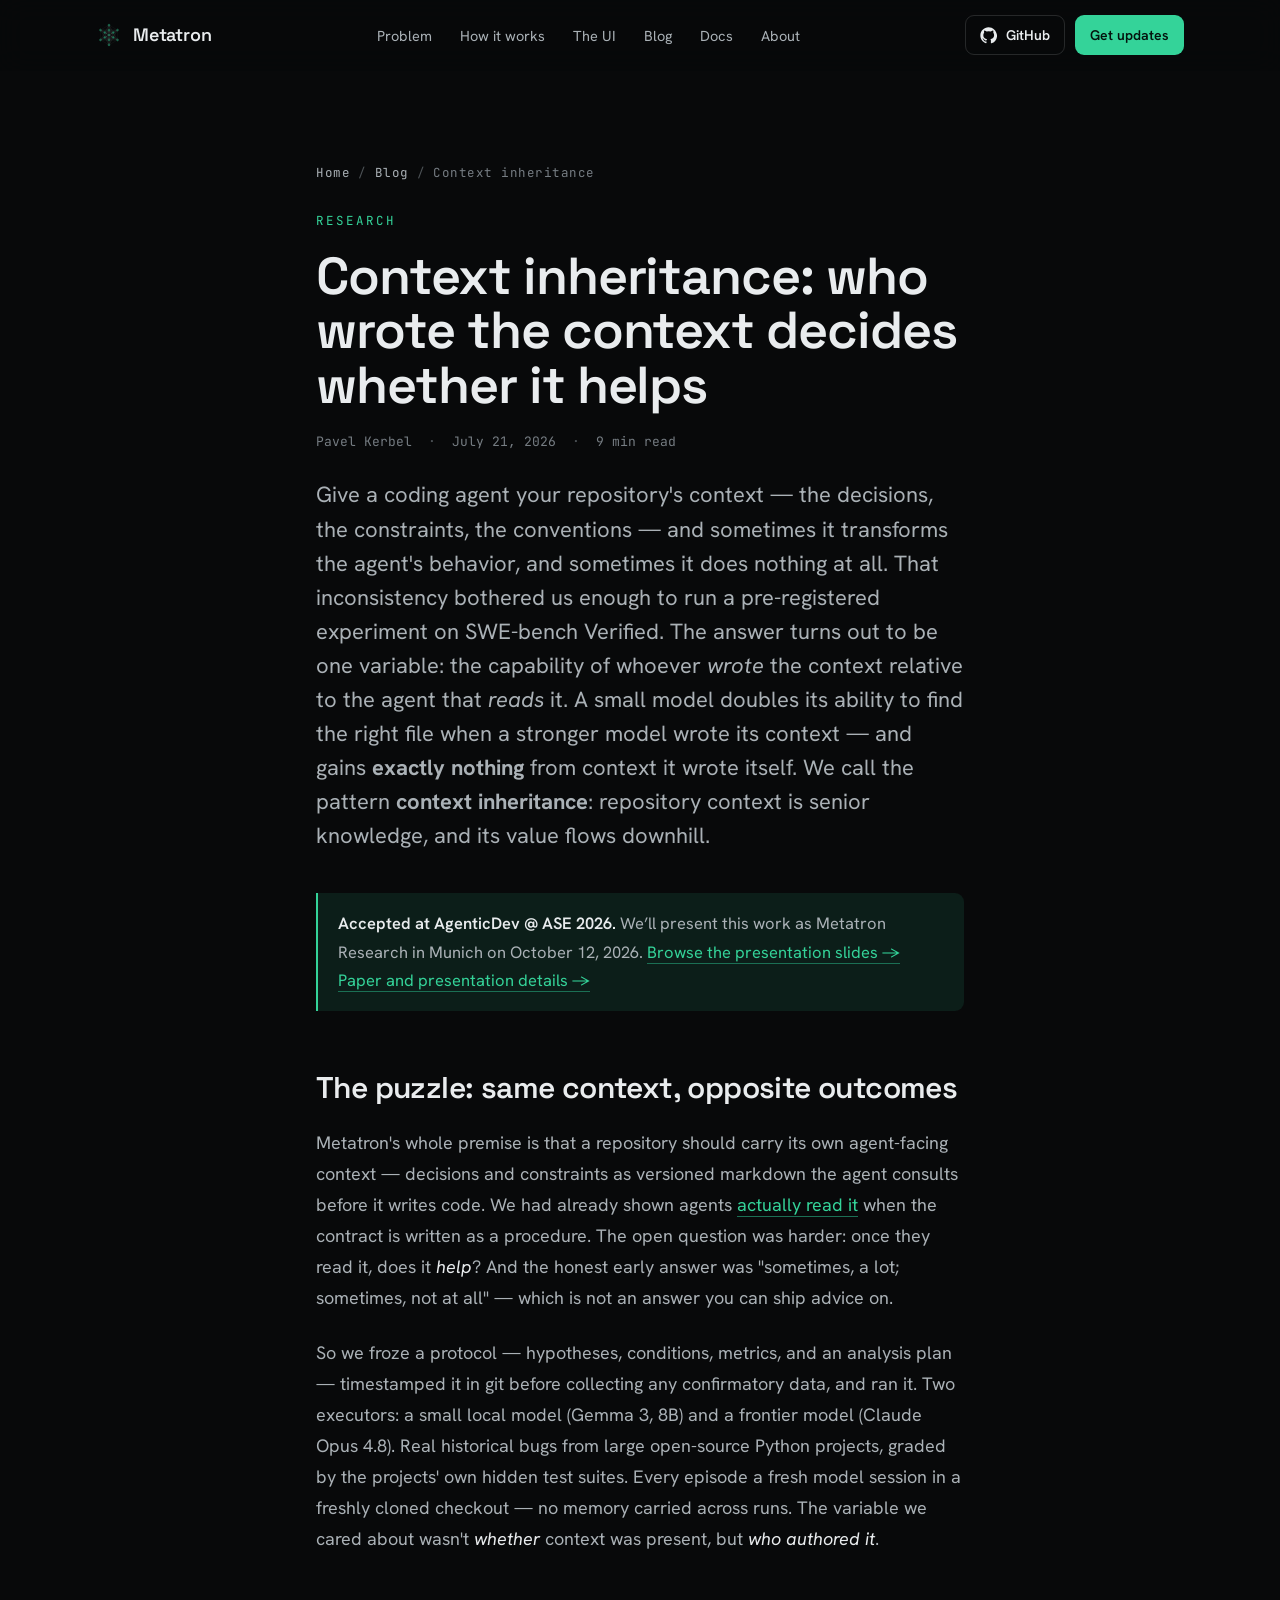
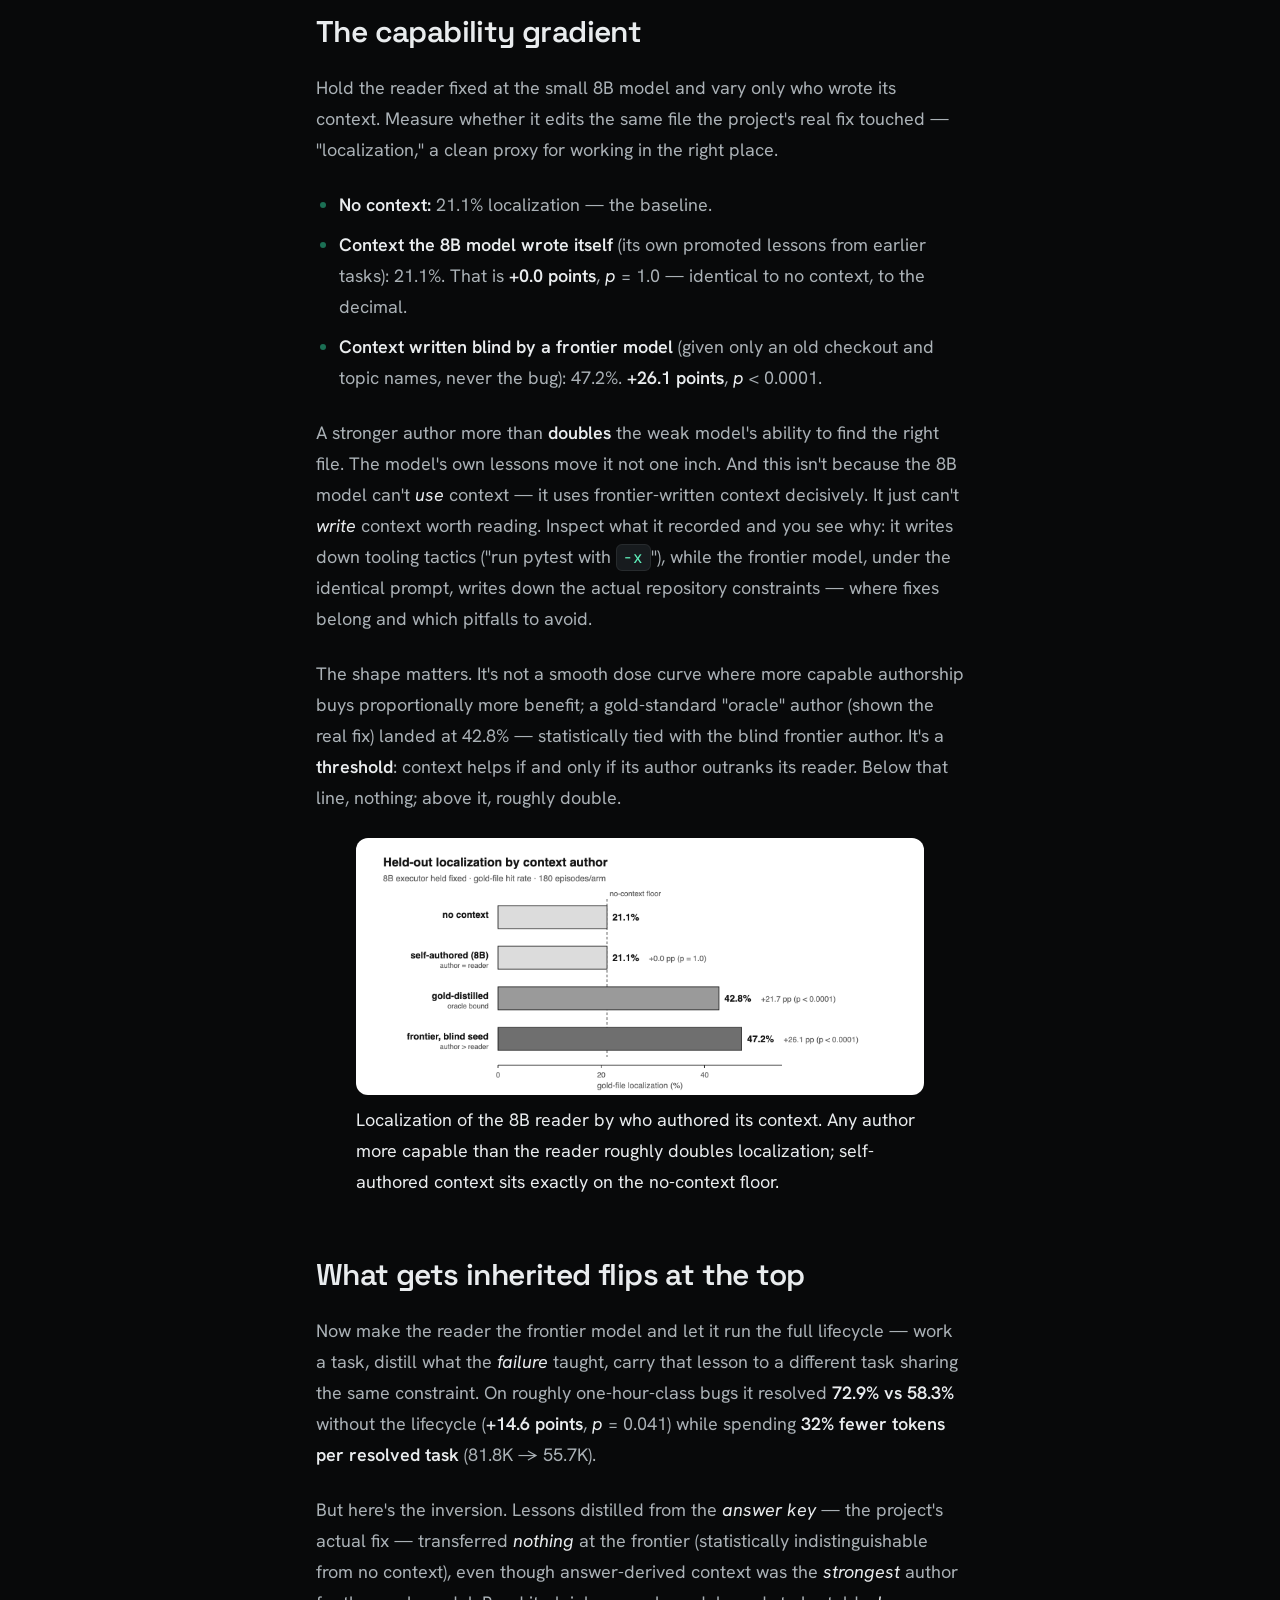
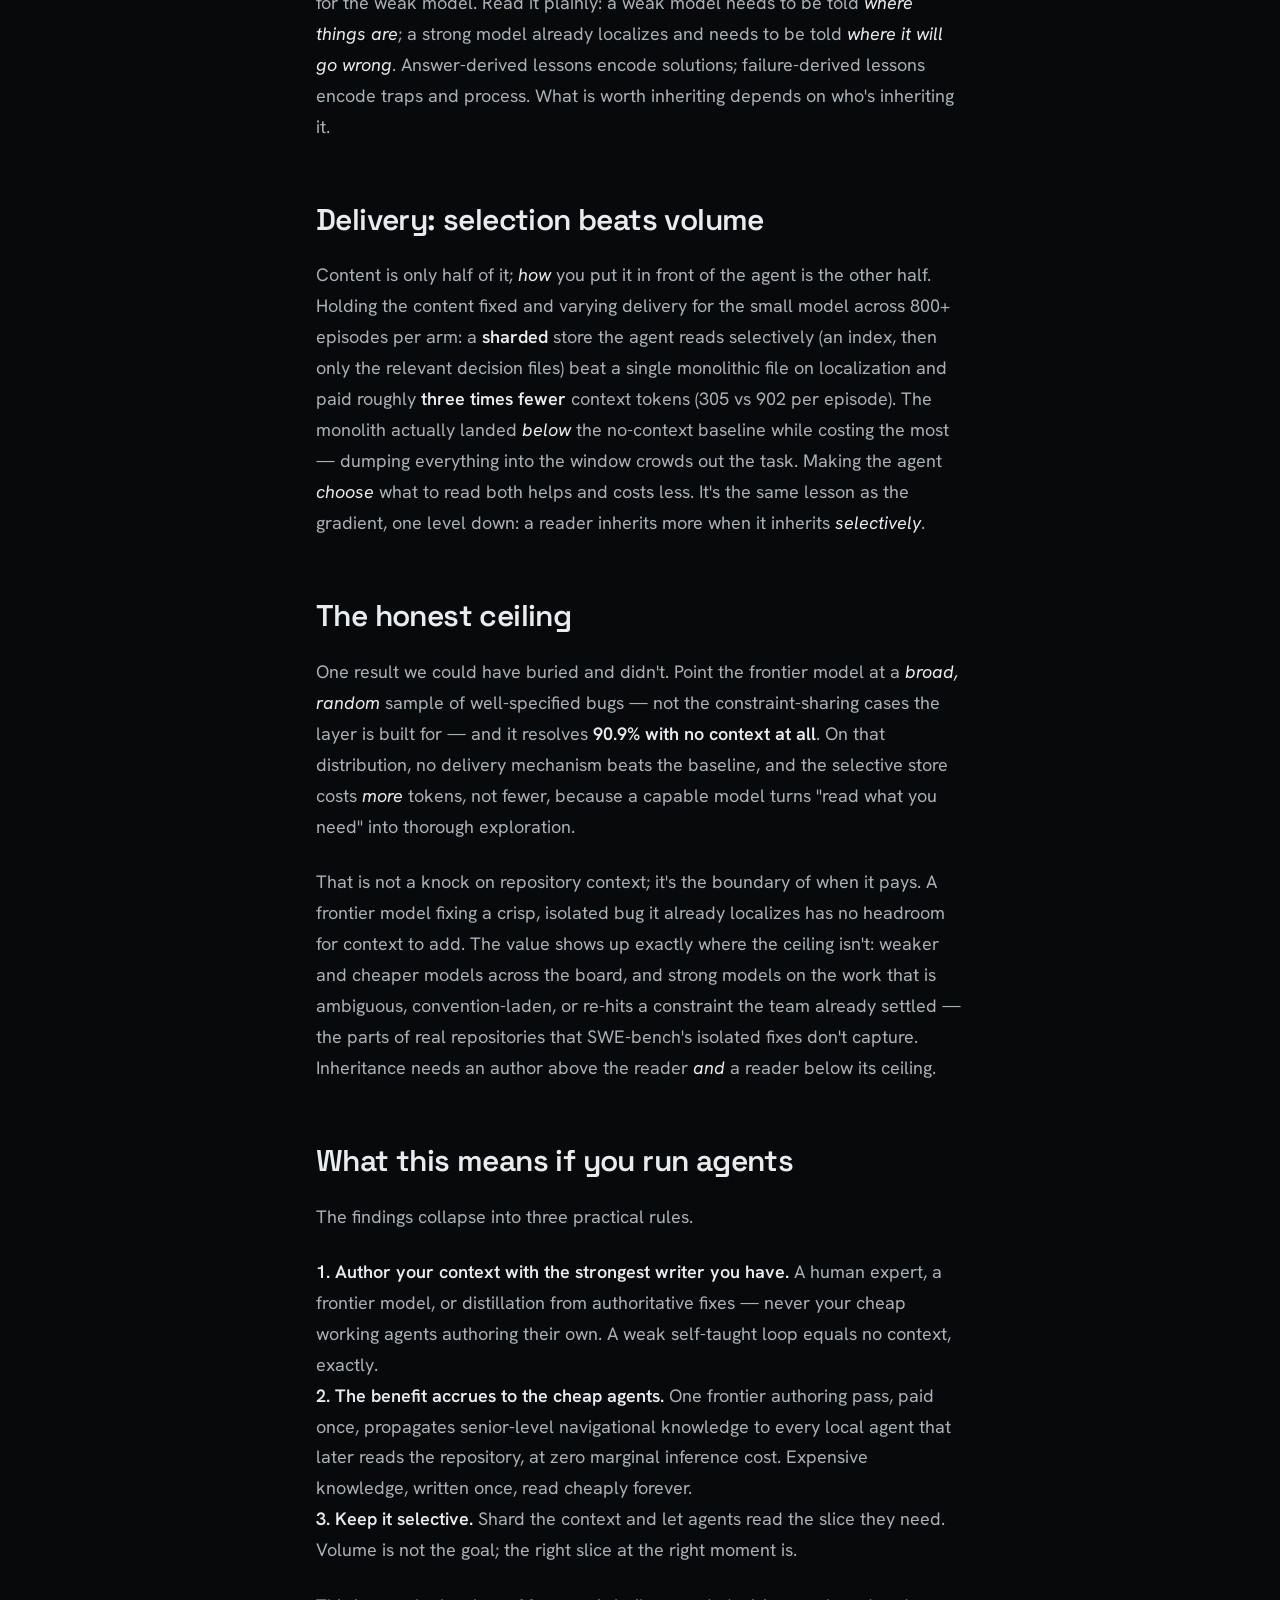
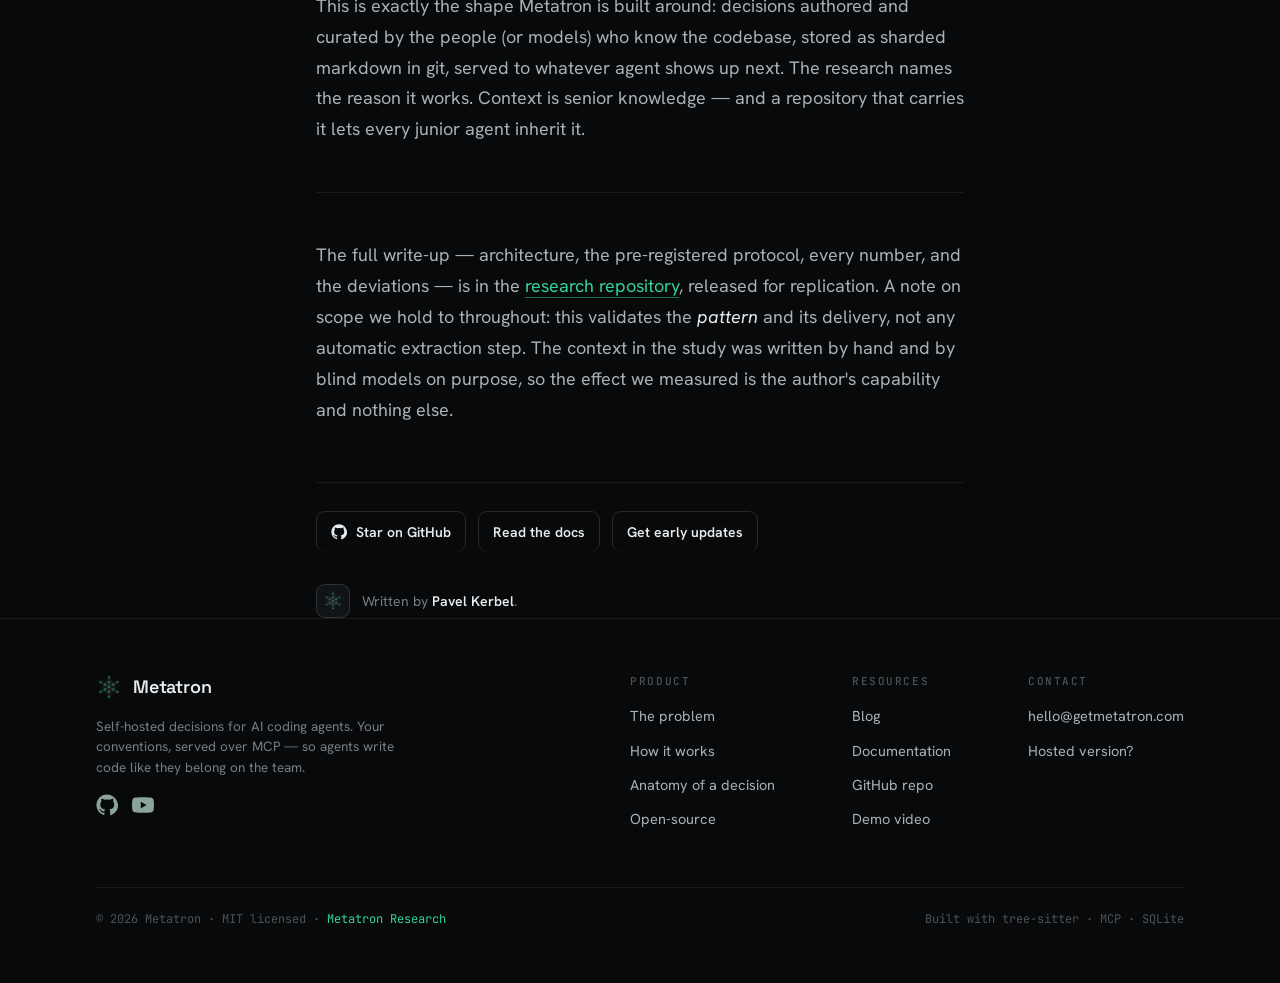
<file: blog/context-inheritance/index.html>
<!DOCTYPE html>
<html lang="en">
<head>
<meta charset="UTF-8" />
<meta name="viewport" content="width=device-width, initial-scale=1" />

<!-- Google tag (gtag.js) -->
<script async src="https://www.googletagmanager.com/gtag/js?id=G-0P4SKXFNWL"></script>
<script>
  window.dataLayer = window.dataLayer || [];
  function gtag(){dataLayer.push(arguments);}
  gtag('js', new Date());
  gtag('config', 'G-0P4SKXFNWL');
</script>

<title>Context inheritance: who wrote the context decides whether it helps</title>
<meta name="description" content="Giving a coding agent your repository's context sometimes transforms it and sometimes does nothing. We ran a pre-registered SWE-bench study and found the difference is one variable: the capability of whoever wrote the context relative to the agent reading it. A weak model doubles its localization from frontier-written context and gains nothing from its own." />
<link rel="canonical" href="https://getmetatron.com/blog/context-inheritance/" />

<link rel="preconnect" href="https://fonts.googleapis.com" />
<link rel="preconnect" href="https://fonts.gstatic.com" crossorigin />
<link href="https://fonts.googleapis.com/css2?family=Space+Grotesk:wght@400;500;600;700&family=Hanken+Grotesk:wght@400;500;600;700&family=JetBrains+Mono:wght@400;500;600&display=swap" rel="stylesheet" />
<link rel="stylesheet" href="/styles.css?v=20260930-research2" />
<link rel="stylesheet" href="/blog.css" />

<!-- Favicons -->
<link rel="icon" href="/public/images/favicon.ico" sizes="any" />
<link rel="icon" type="image/png" sizes="32x32" href="/public/images/favicon-32x32.png" />
<link rel="icon" type="image/png" sizes="16x16" href="/public/images/favicon-16x16.png" />
<link rel="apple-touch-icon" sizes="180x180" href="/public/images/apple-touch-icon.png" />

<!-- Open Graph -->
<meta property="og:type" content="article" />
<meta property="og:site_name" content="Metatron" />
<meta property="og:url" content="https://getmetatron.com/blog/context-inheritance/" />
<meta property="og:title" content="Context inheritance: who wrote the context decides whether it helps" />
<meta property="og:description" content="A pre-registered SWE-bench study: a weak agent doubles its localization from frontier-written context and gains nothing from its own. Repository context flows down a capability gradient." />
<meta property="og:image" content="https://getmetatron.com/public/images/og/context-inheritance.png" />
<meta property="og:image:width" content="1200" />
<meta property="og:image:height" content="630" />
<meta property="og:image:alt" content="Context inheritance — Metatron blog" />
<meta property="article:published_time" content="2026-07-21" />
<meta property="article:author" content="Pavel Kerbel" />

<!-- Twitter / X -->
<meta name="twitter:card" content="summary_large_image" />
<meta name="twitter:title" content="Context inheritance: who wrote the context decides whether it helps" />
<meta name="twitter:description" content="Repository context helps a coding agent — but only if a more capable model wrote it. A weak model doubles its localization from frontier context and gains nothing from its own. Pre-registered on SWE-bench." />
<meta name="twitter:image" content="https://getmetatron.com/public/images/og/context-inheritance.png" />

<!-- JSON-LD -->
<script type="application/ld+json">
{
  "@context": "https://schema.org",
  "@type": "BlogPosting",
  "headline": "Context inheritance: who wrote the context decides whether it helps",
  "description": "A pre-registered SWE-bench study of repository context for AI coding agents. Benefit is capability-dependent: a weak model doubles its localization from frontier-written context and gains nothing from its own.",
  "image": "https://getmetatron.com/public/images/og/context-inheritance.png",
  "datePublished": "2026-07-21",
  "dateModified": "2026-07-21",
  "author": { "@type": "Person", "name": "Pavel Kerbel", "url": "https://pavelkerbel.com" },
  "publisher": {
    "@type": "Organization",
    "name": "Metatron",
    "logo": { "@type": "ImageObject", "url": "https://getmetatron.com/public/images/apple-touch-icon.png" }
  },
  "mainEntityOfPage": { "@type": "WebPage", "@id": "https://getmetatron.com/blog/context-inheritance/" }
}
</script>
<script type="application/ld+json">
{
  "@context": "https://schema.org",
  "@type": "BreadcrumbList",
  "itemListElement": [
    { "@type": "ListItem", "position": 1, "name": "Home", "item": "https://getmetatron.com/" },
    { "@type": "ListItem", "position": 2, "name": "Blog", "item": "https://getmetatron.com/blog/" },
    { "@type": "ListItem", "position": 3, "name": "Context inheritance: who wrote the context decides whether it helps", "item": "https://getmetatron.com/blog/context-inheritance/" }
  ]
}
</script>
</head>
<body>

<!-- ============ NAV ============ -->
<header class="nav">
  <div class="nav-inner">
    <a class="brand" href="/" aria-label="Metatron home">
      <span data-cube-mark style="width:26px;height:26px;display:block"></span>
      Metatron
    </a>
    <nav class="nav-links" aria-label="Primary">
      <a href="/#problem">Problem</a>
      <a href="/#how">How it works</a>
      <a href="/#ui">The UI</a>
      <a href="/blog/">Blog</a>
      <a href="/docs/">Docs</a>
      <a href="/about/">About</a>
    </nav>
    <div class="nav-cta">
      <a class="btn btn-ghost btn-sm" href="https://github.com/kerbelp/metatron" target="_blank" rel="noopener">
        <svg viewBox="0 0 24 24" fill="currentColor"><path d="M12 .5C5.7.5.5 5.7.5 12c0 5.1 3.3 9.4 7.9 10.9.6.1.8-.3.8-.6v-2c-3.2.7-3.9-1.5-3.9-1.5-.5-1.3-1.3-1.7-1.3-1.7-1-.7.1-.7.1-.7 1.2.1 1.8 1.2 1.8 1.2 1 1.8 2.7 1.3 3.4 1 .1-.8.4-1.3.7-1.6-2.6-.3-5.3-1.3-5.3-5.7 0-1.3.5-2.3 1.2-3.1-.1-.3-.5-1.5.1-3.1 0 0 1-.3 3.3 1.2a11.5 11.5 0 0 1 6 0c2.3-1.5 3.3-1.2 3.3-1.2.6 1.6.2 2.8.1 3.1.8.8 1.2 1.8 1.2 3.1 0 4.4-2.7 5.4-5.3 5.7.4.4.8 1.1.8 2.2v3.3c0 .3.2.7.8.6 4.6-1.5 7.9-5.8 7.9-10.9C23.5 5.7 18.3.5 12 .5Z"/></svg>
        GitHub
      </a>
      <a class="btn btn-primary btn-sm" href="/#updates">Get updates</a>
    </div>
    <button class="nav-burger" aria-label="Menu">
      <svg viewBox="0 0 24 24" fill="none" stroke="currentColor" stroke-width="1.8"><path d="M3 6h18M3 12h18M3 18h18"/></svg>
    </button>
  </div>
</header>

<main class="blog-main" id="top">
  <article class="wrap blog-wrap">

    <div class="crumb">
      <a href="/">Home</a><span>/</span><a href="/blog/">Blog</a><span>/</span>Context inheritance
    </div>

    <header class="article-head">
      <span class="kicker">Research</span>
      <h1>Context inheritance: who wrote the context decides whether it helps</h1>
      <div class="article-meta">
        <span>Pavel Kerbel</span>
        <span class="dot">·</span>
        <time datetime="2026-07-21">July 21, 2026</time>
        <span class="dot">·</span>
        <span>9 min read</span>
      </div>
      <p class="article-lede">
        Give a coding agent your repository's context — the decisions, the
        constraints, the conventions — and sometimes it transforms the agent's
        behavior, and sometimes it does nothing at all. That inconsistency bothered
        us enough to run a pre-registered experiment on SWE-bench Verified. The
        answer turns out to be one variable: the capability of whoever
        <em>wrote</em> the context relative to the agent that <em>reads</em> it. A
        small model doubles its ability to find the right file when a stronger model
        wrote its context — and gains <strong>exactly nothing</strong> from context
        it wrote itself. We call the pattern <strong>context inheritance</strong>:
        repository context is senior knowledge, and its value flows downhill.
      </p>
    </header>

    <div class="prose">
      <aside class="callout"><strong>Accepted at AgenticDev @ ASE 2026.</strong> We’ll present this work as Metatron Research in Munich on October 12, 2026. <a href="/talks/context-inheritance/">Browse the presentation slides →</a> <a href="/about/#research">Paper and presentation details →</a></aside>

      <h2>The puzzle: same context, opposite outcomes</h2>
      <p>
        Metatron's whole premise is that a repository should carry its own
        agent-facing context — decisions and constraints as versioned markdown the
        agent consults before it writes code. We had already shown agents
        <a href="/blog/recipes-not-policies/">actually read it</a> when the contract
        is written as a procedure. The open question was harder: once they read it,
        does it <em>help</em>? And the honest early answer was "sometimes, a lot;
        sometimes, not at all" — which is not an answer you can ship advice on.
      </p>
      <p>
        So we froze a protocol — hypotheses, conditions, metrics, and an analysis
        plan — timestamped it in git before collecting any confirmatory data, and
        ran it. Two executors: a small local model (Gemma&nbsp;3, 8B) and a frontier
        model (Claude Opus 4.8). Real historical bugs from large open-source Python
        projects, graded by the projects' own hidden test suites. Every episode a
        fresh model session in a freshly cloned checkout — no memory carried across
        runs. The variable we cared about wasn't <em>whether</em> context was
        present, but <em>who authored it</em>.
      </p>

      <h2>The capability gradient</h2>
      <p>
        Hold the reader fixed at the small 8B model and vary only who wrote its
        context. Measure whether it edits the same file the project's real fix
        touched — "localization," a clean proxy for working in the right place.
      </p>
      <ul>
        <li><strong>No context:</strong> 21.1% localization — the baseline.</li>
        <li><strong>Context the 8B model wrote itself</strong> (its own promoted
          lessons from earlier tasks): 21.1%. That is <strong>+0.0 points</strong>,
          <em>p</em>&nbsp;=&nbsp;1.0 — identical to no context, to the decimal.</li>
        <li><strong>Context written blind by a frontier model</strong> (given only
          an old checkout and topic names, never the bug): 47.2%.
          <strong>+26.1 points</strong>, <em>p</em>&nbsp;&lt;&nbsp;0.0001.</li>
      </ul>
      <p>
        A stronger author more than <strong>doubles</strong> the weak model's
        ability to find the right file. The model's own lessons move it not one
        inch. And this isn't because the 8B model can't <em>use</em> context — it
        uses frontier-written context decisively. It just can't <em>write</em>
        context worth reading. Inspect what it recorded and you see why: it writes
        down tooling tactics ("run pytest with <code>-x</code>"), while the frontier
        model, under the identical prompt, writes down the actual repository
        constraints — where fixes belong and which pitfalls to avoid.
      </p>
      <p>
        The shape matters. It's not a smooth dose curve where more capable authorship
        buys proportionally more benefit; a gold-standard "oracle" author (shown the
        real fix) landed at 42.8% — statistically tied with the blind frontier
        author. It's a <strong>threshold</strong>: context helps if and only if its
        author outranks its reader. Below that line, nothing; above it, roughly
        double.
      </p>

      <figure>
        <img src="/public/images/blog/context-inheritance-gradient.png"
             alt="Horizontal bar chart: gold-file localization by context author. No context and self-authored (8B) both 21.1%; gold-distilled 42.8% (+21.7pp); frontier blind seed 47.2% (+26.1pp, p<0.0001)."
             loading="lazy" style="width:100%;border-radius:12px" />
        <figcaption>Localization of the 8B reader by who authored its context. Any
        author more capable than the reader roughly doubles localization;
        self-authored context sits exactly on the no-context floor.</figcaption>
      </figure>

      <h2>What gets inherited flips at the top</h2>
      <p>
        Now make the reader the frontier model and let it run the full lifecycle —
        work a task, distill what the <em>failure</em> taught, carry that lesson to a
        different task sharing the same constraint. On roughly one-hour-class bugs it
        resolved <strong>72.9% vs 58.3%</strong> without the lifecycle
        (<strong>+14.6 points</strong>, <em>p</em>&nbsp;=&nbsp;0.041) while spending
        <strong>32% fewer tokens per resolved task</strong> (81.8K&nbsp;→&nbsp;55.7K).
      </p>
      <p>
        But here's the inversion. Lessons distilled from the <em>answer key</em> — the
        project's actual fix — transferred <em>nothing</em> at the frontier
        (statistically indistinguishable from no context), even though answer-derived
        context was the <em>strongest</em> author for the weak model. Read it plainly:
        a weak model needs to be told <em>where things are</em>; a strong model
        already localizes and needs to be told <em>where it will go wrong</em>.
        Answer-derived lessons encode solutions; failure-derived lessons encode traps
        and process. What is worth inheriting depends on who's inheriting it.
      </p>

      <h2>Delivery: selection beats volume</h2>
      <p>
        Content is only half of it; <em>how</em> you put it in front of the agent is
        the other half. Holding the content fixed and varying delivery for the small
        model across 800+ episodes per arm: a <strong>sharded</strong> store the
        agent reads selectively (an index, then only the relevant decision files)
        beat a single monolithic file on localization and paid roughly
        <strong>three times fewer</strong> context tokens (305 vs 902 per episode).
        The monolith actually landed <em>below</em> the no-context baseline while
        costing the most — dumping everything into the window crowds out the task.
        Making the agent <em>choose</em> what to read both helps and costs less. It's
        the same lesson as the gradient, one level down: a reader inherits more when
        it inherits <em>selectively</em>.
      </p>

      <h2>The honest ceiling</h2>
      <p>
        One result we could have buried and didn't. Point the frontier model at a
        <em>broad, random</em> sample of well-specified bugs — not the
        constraint-sharing cases the layer is built for — and it resolves
        <strong>90.9% with no context at all</strong>. On that distribution, no
        delivery mechanism beats the baseline, and the selective store costs
        <em>more</em> tokens, not fewer, because a capable model turns "read what you
        need" into thorough exploration.
      </p>
      <p>
        That is not a knock on repository context; it's the boundary of when it pays.
        A frontier model fixing a crisp, isolated bug it already localizes has no
        headroom for context to add. The value shows up exactly where the ceiling
        isn't: weaker and cheaper models across the board, and strong models on the
        work that is ambiguous, convention-laden, or re-hits a constraint the team
        already settled — the parts of real repositories that SWE-bench's isolated
        fixes don't capture. Inheritance needs an author above the reader
        <em>and</em> a reader below its ceiling.
      </p>

      <h2>What this means if you run agents</h2>
      <p>
        The findings collapse into three practical rules.
      </p>
      <p>
        <strong>1. Author your context with the strongest writer you have.</strong>
        A human expert, a frontier model, or distillation from authoritative fixes —
        never your cheap working agents authoring their own. A weak self-taught loop
        equals no context, exactly.<br />
        <strong>2. The benefit accrues to the cheap agents.</strong> One frontier
        authoring pass, paid once, propagates senior-level navigational knowledge to
        every local agent that later reads the repository, at zero marginal inference
        cost. Expensive knowledge, written once, read cheaply forever.<br />
        <strong>3. Keep it selective.</strong> Shard the context and let agents read
        the slice they need. Volume is not the goal; the right slice at the right
        moment is.
      </p>
      <p>
        This is exactly the shape Metatron is built around: decisions authored and
        curated by the people (or models) who know the codebase, stored as sharded
        markdown in git, served to whatever agent shows up next. The research names
        the reason it works. Context is senior knowledge — and a repository that
        carries it lets every junior agent inherit it.
      </p>

      <hr />

      <p>
        The full write-up — architecture, the pre-registered protocol, every number,
        and the deviations — is in the
        <a href="https://github.com/kerbelp/context-md" target="_blank" rel="noopener">research
        repository</a>, released for replication. A note on scope we hold to
        throughout: this validates the <em>pattern</em> and its delivery, not any
        automatic extraction step. The context in the study was written by hand and
        by blind models on purpose, so the effect we measured is the author's
        capability and nothing else.
      </p>

      <div class="article-foot">
        <div class="foot-links">
          <a class="btn btn-ghost btn-sm" href="https://github.com/kerbelp/metatron" target="_blank" rel="noopener">
            <svg viewBox="0 0 24 24" fill="currentColor" style="width:16px;height:16px"><path d="M12 .5C5.7.5.5 5.7.5 12c0 5.1 3.3 9.4 7.9 10.9.6.1.8-.3.8-.6v-2c-3.2.7-3.9-1.5-3.9-1.5-.5-1.3-1.3-1.7-1.3-1.7-1-.7.1-.7.1-.7 1.2.1 1.8 1.2 1.8 1.2 1 1.8 2.7 1.3 3.4 1 .1-.8.4-1.3.7-1.6-2.6-.3-5.3-1.3-5.3-5.7 0-1.3.5-2.3 1.2-3.1-.1-.3-.5-1.5.1-3.1 0 0 1-.3 3.3 1.2a11.5 11.5 0 0 1 6 0c2.3-1.5 3.3-1.2 3.3-1.2.6 1.6.2 2.8.1 3.1.8.8 1.2 1.8 1.2 3.1 0 4.4-2.7 5.4-5.3 5.7.4.4.8 1.1.8 2.2v3.3c0 .3.2.7.8.6 4.6-1.5 7.9-5.8 7.9-10.9C23.5 5.7 18.3.5 12 .5Z"/></svg>
            Star on GitHub
          </a>
          <a class="btn btn-ghost btn-sm" href="/docs/">Read the docs</a>
          <a class="btn btn-ghost btn-sm" href="/#updates">Get early updates</a>
        </div>
        <div class="article-byline">
          <span class="mark"><span data-cube-mark style="width:20px;height:20px;display:block"></span></span>
          <span>Written by <b>Pavel Kerbel</b>.</span>
        </div>
      </div>

    </div>
  </article>
</main>

<!-- ============ FOOTER ============ -->
<footer class="foot">
  <div class="wrap">
    <div class="foot-inner">
      <div class="foot-brand">
        <a class="brand" href="/"><span data-cube-mark style="width:26px;height:26px;display:block"></span>Metatron</a>
        <p>Self-hosted decisions for AI coding agents. Your conventions, served over MCP — so agents write code like they belong on the team.</p>
        <div class="foot-social" style="display:flex;gap:14px;margin-top:16px">
          <a href="https://github.com/kerbelp/metatron" target="_blank" rel="noopener" aria-label="GitHub" style="color:#8aa39c;display:inline-flex"><svg width="22" height="22" viewBox="0 0 24 24" fill="currentColor"><path d="M12 .5C5.7.5.5 5.7.5 12c0 5.1 3.3 9.4 7.9 10.9.6.1.8-.3.8-.6v-2c-3.2.7-3.9-1.5-3.9-1.5-.5-1.3-1.3-1.7-1.3-1.7-1-.7.1-.7.1-.7 1.2.1 1.8 1.2 1.8 1.2 1 1.8 2.7 1.3 3.4 1 .1-.8.4-1.3.7-1.6-2.6-.3-5.3-1.3-5.3-5.7 0-1.3.5-2.3 1.2-3.1-.1-.3-.5-1.5.1-3.1 0 0 1-.3 3.3 1.2a11.5 11.5 0 0 1 6 0c2.3-1.5 3.3-1.2 3.3-1.2.6 1.6.2 2.8.1 3.1.8.8 1.2 1.8 1.2 3.1 0 4.4-2.7 5.4-5.3 5.7.4.4.8 1.1.8 2.2v3.3c0 .3.2.7.8.6 4.6-1.5 7.9-5.8 7.9-10.9C23.5 5.7 18.3.5 12 .5Z"/></svg></a>
          <a href="https://www.youtube.com/@getmetatron" target="_blank" rel="noopener" aria-label="YouTube" style="color:#8aa39c;display:inline-flex"><svg width="22" height="22" viewBox="0 0 24 24" fill="currentColor"><path d="M23.5 6.2a3 3 0 0 0-2.11-2.12C19.5 3.5 12 3.5 12 3.5s-7.5 0-9.39.58A3 3 0 0 0 .5 6.2 31.1 31.1 0 0 0 0 12a31.1 31.1 0 0 0 .5 5.8 3 3 0 0 0 2.11 2.12C4.5 20.5 12 20.5 12 20.5s7.5 0 9.39-.58A3 3 0 0 0 23.5 17.8 31.1 31.1 0 0 0 24 12a31.1 31.1 0 0 0-.5-5.8ZM9.6 15.6V8.4l6.3 3.6-6.3 3.6Z"/></svg></a>
        </div>
      </div>
      <div class="foot-cols">
        <div class="foot-col">
          <h5>Product</h5>
          <a href="/#problem">The problem</a>
          <a href="/#how">How it works</a>
          <a href="/#anatomy">Anatomy of a decision</a>
          <a href="/#opensource">Open-source</a>
        </div>
        <div class="foot-col">
          <h5>Resources</h5>
          <a href="/blog/">Blog</a>
          <a href="/docs/">Documentation</a>
          <a href="https://github.com/kerbelp/metatron" target="_blank" rel="noopener">GitHub repo</a>
          <a href="https://youtu.be/RdPn6OMtfOs" target="_blank" rel="noopener">Demo video</a>
        </div>
        <div class="foot-col">
          <h5>Contact</h5>
          <a href="mailto:hello@getmetatron.com">hello@getmetatron.com</a>
          <a href="mailto:hello@getmetatron.com?subject=Metatron%20hosted%20interest">Hosted version?</a>
        </div>
      </div>
    </div>
    <div class="foot-bottom">
      <span>© 2026 Metatron · MIT licensed · <a class="research-credit" href="/about/">Metatron Research</a></span>
      <span>Built with tree-sitter · MCP · SQLite</span>
    </div>
  </div>
</footer>

<script src="/metatron.js?v=20260930-research"></script>
</body>
</html>
</file>
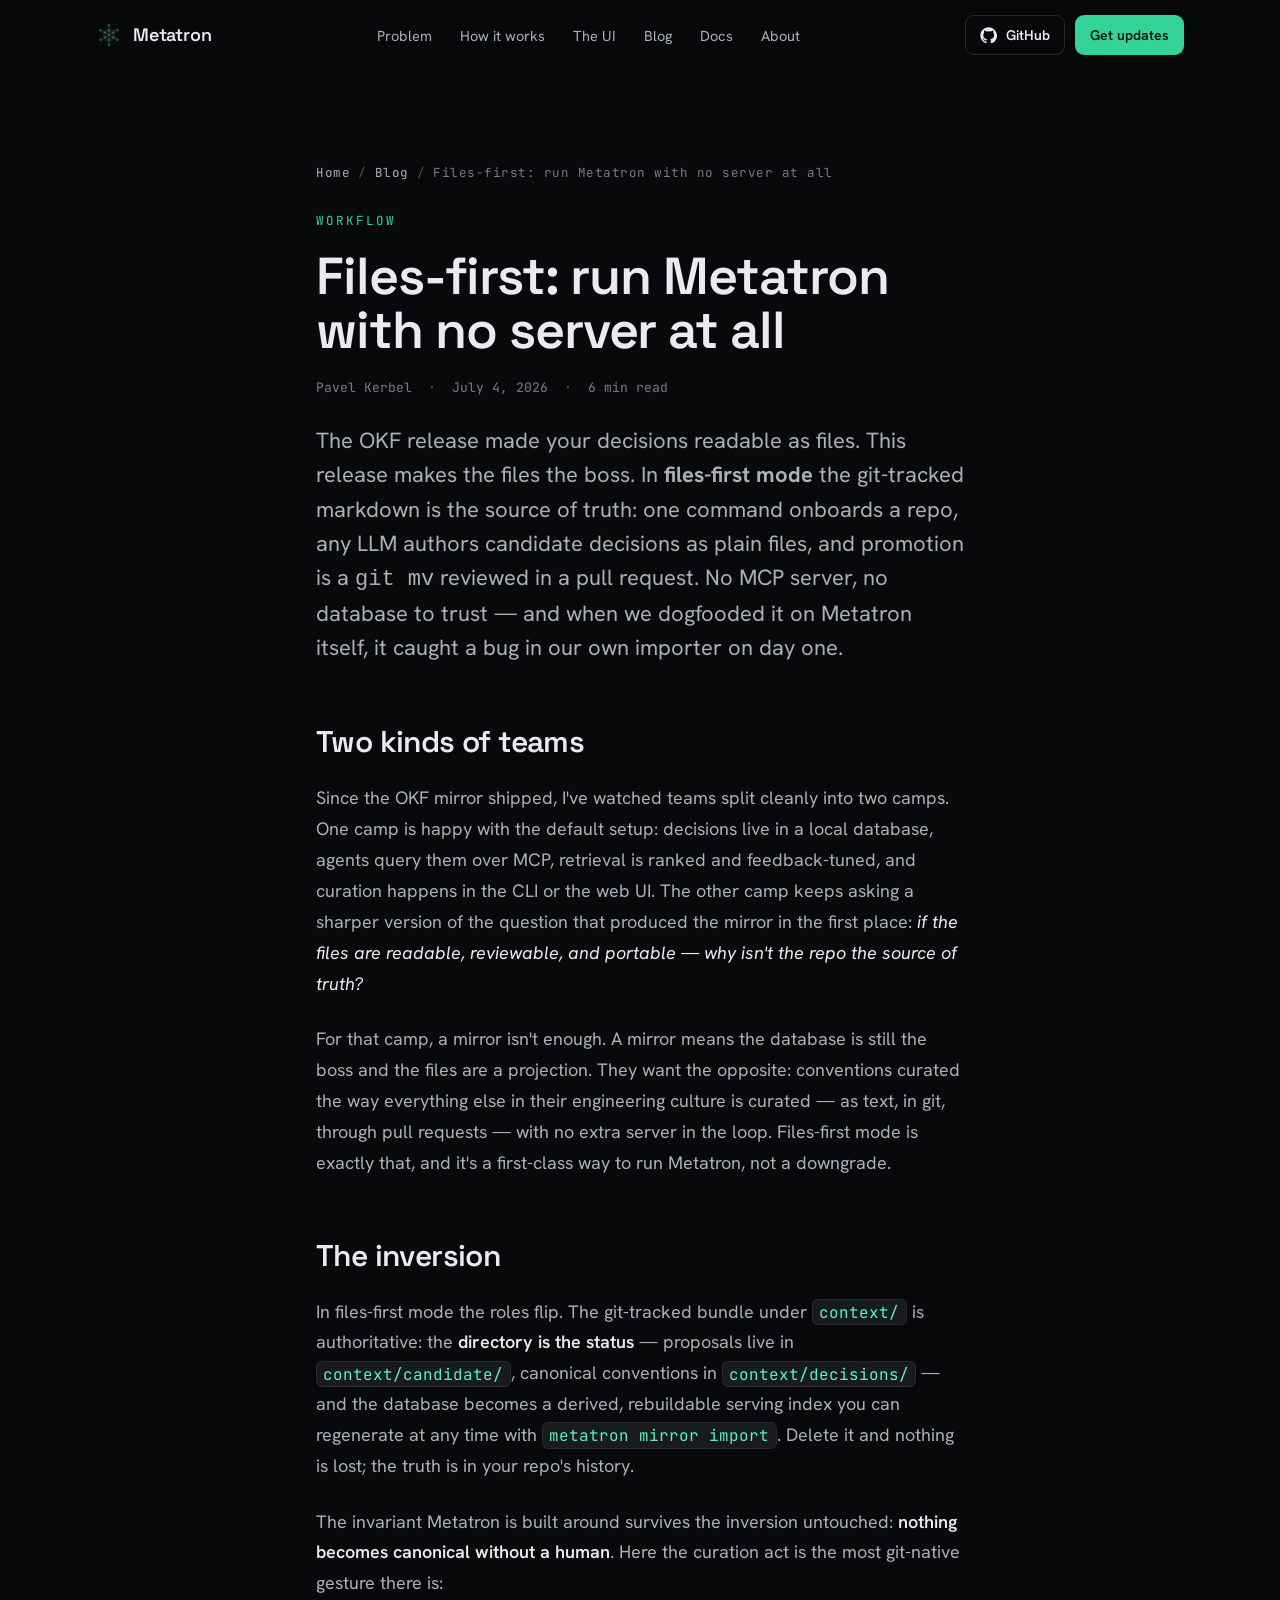
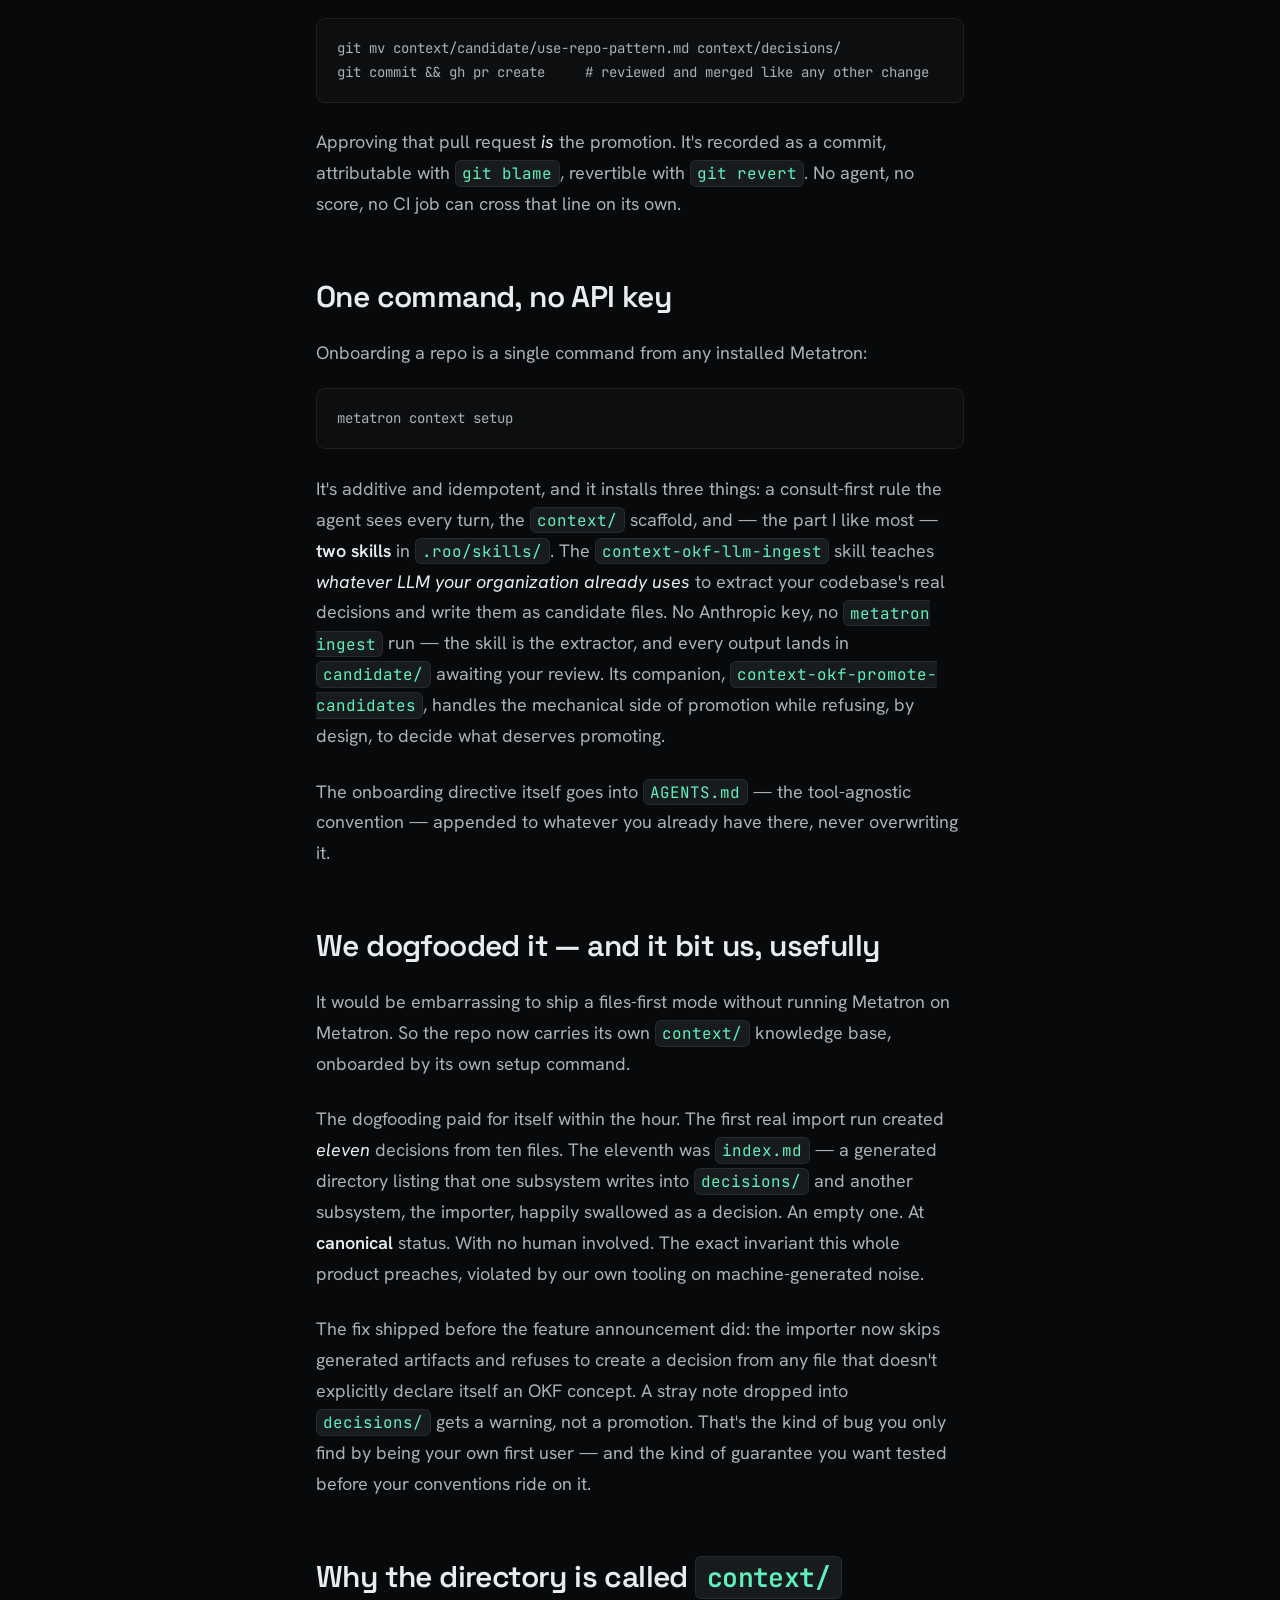
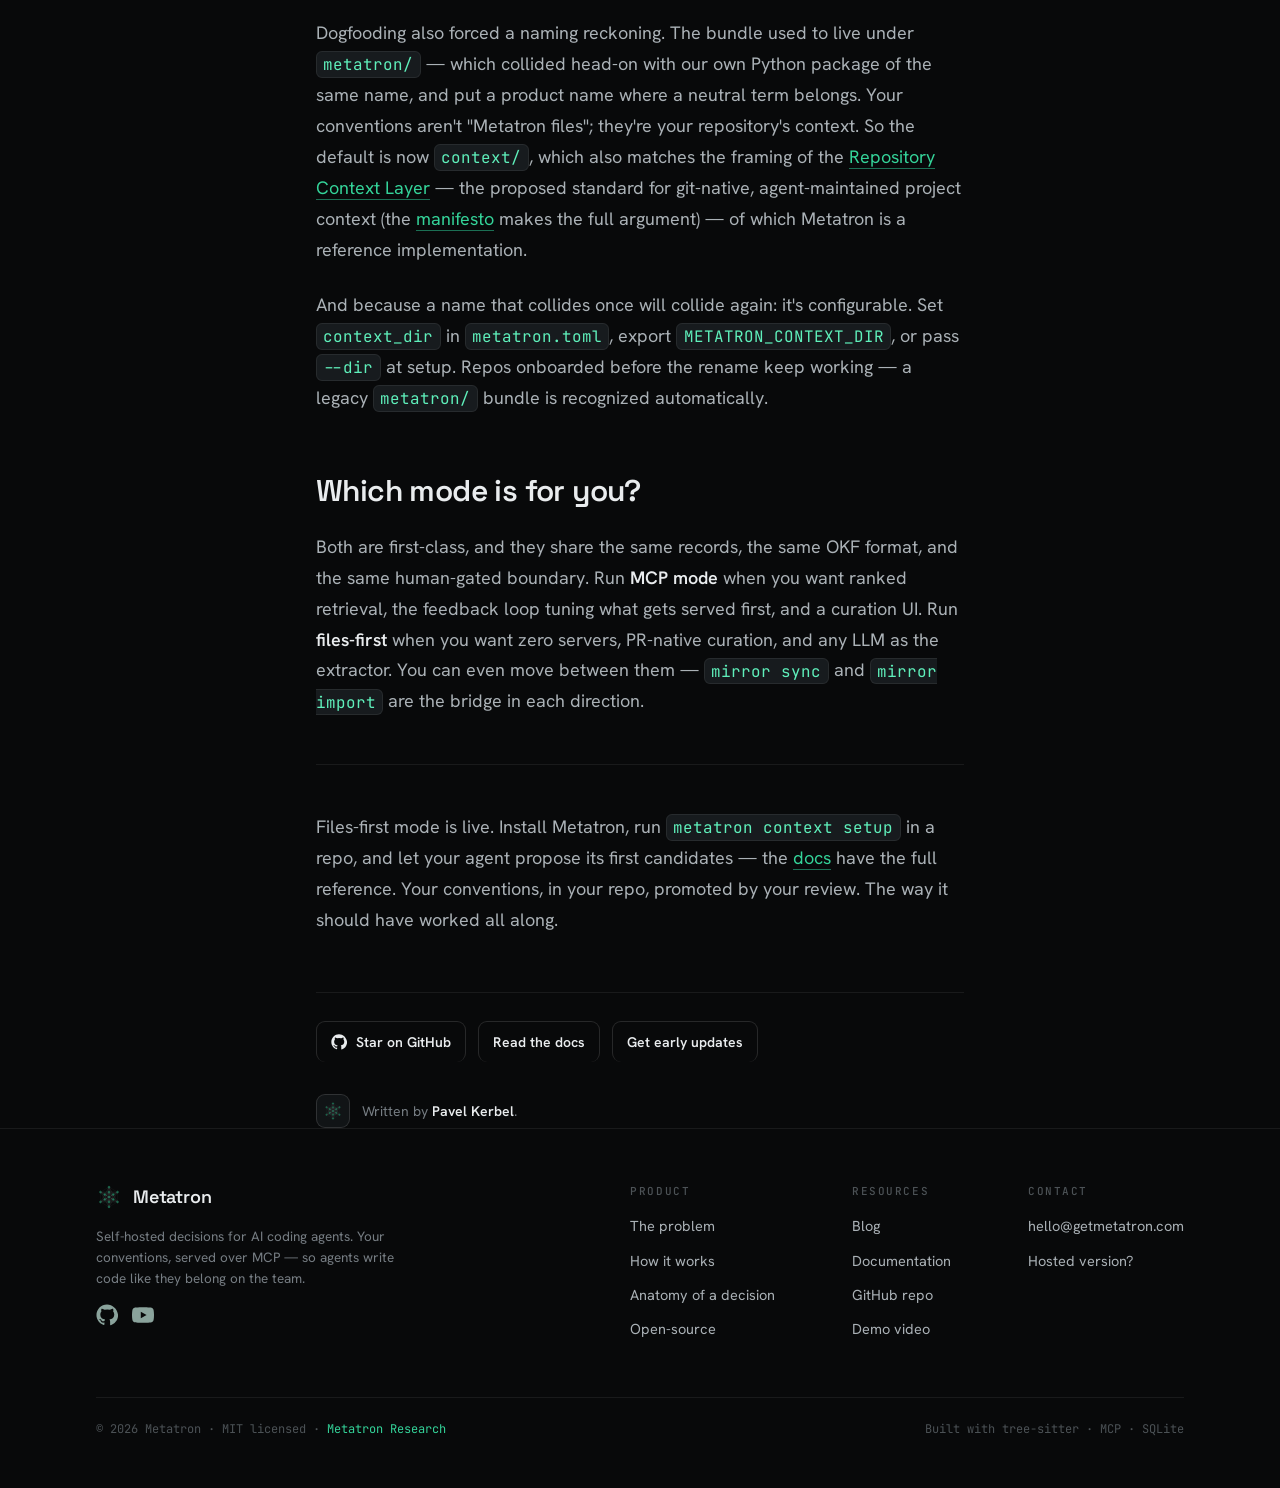
<file: blog/files-first/index.html>
<!DOCTYPE html>
<html lang="en">
<head>
<meta charset="UTF-8" />
<meta name="viewport" content="width=device-width, initial-scale=1" />

<!-- Google tag (gtag.js) -->
<script async src="https://www.googletagmanager.com/gtag/js?id=G-0P4SKXFNWL"></script>
<script>
  window.dataLayer = window.dataLayer || [];
  function gtag(){dataLayer.push(arguments);}
  gtag('js', new Date());
  gtag('config', 'G-0P4SKXFNWL');
</script>

<title>Files-first: run Metatron with no server at all</title>
<meta name="description" content="Metatron now runs in a files-first mode where the git-tracked markdown is the source of truth: one command onboards a repo, any LLM authors candidate decisions as files, and promotion is a reviewed git mv. We dogfooded it on Metatron itself — and it immediately caught a bug in our own importer." />
<link rel="canonical" href="https://getmetatron.com/blog/files-first/" />

<link rel="preconnect" href="https://fonts.googleapis.com" />
<link rel="preconnect" href="https://fonts.gstatic.com" crossorigin />
<link href="https://fonts.googleapis.com/css2?family=Space+Grotesk:wght@400;500;600;700&family=Hanken+Grotesk:wght@400;500;600;700&family=JetBrains+Mono:wght@400;500;600&display=swap" rel="stylesheet" />
<link rel="stylesheet" href="/styles.css?v=20260930-research2" />
<link rel="stylesheet" href="/blog.css" />

<!-- Favicons -->
<link rel="icon" href="/public/images/favicon.ico" sizes="any" />
<link rel="icon" type="image/png" sizes="32x32" href="/public/images/favicon-32x32.png" />
<link rel="icon" type="image/png" sizes="16x16" href="/public/images/favicon-16x16.png" />
<link rel="apple-touch-icon" sizes="180x180" href="/public/images/apple-touch-icon.png" />

<!-- Open Graph -->
<meta property="og:type" content="article" />
<meta property="og:site_name" content="Metatron" />
<meta property="og:url" content="https://getmetatron.com/blog/files-first/" />
<meta property="og:title" content="Files-first: run Metatron with no server at all" />
<meta property="og:description" content="Git as the source of truth: one command onboards a repo, any LLM authors candidate decisions as files, and promotion is a reviewed git mv. Dogfooded on Metatron itself — and it immediately caught a bug in our own importer." />
<meta property="og:image" content="https://getmetatron.com/public/images/og/files-first.png" />
<meta property="og:image:width" content="1200" />
<meta property="og:image:height" content="630" />
<meta property="og:image:alt" content="Files-first Metatron — Metatron blog" />
<meta property="article:published_time" content="2026-07-04" />
<meta property="article:author" content="Pavel Kerbel" />

<!-- Twitter / X -->
<meta name="twitter:card" content="summary_large_image" />
<meta name="twitter:title" content="Files-first: run Metatron with no server at all" />
<meta name="twitter:description" content="Git as the source of truth: one command onboards a repo, any LLM authors candidate decisions as files, and promotion is a reviewed git mv." />
<meta name="twitter:image" content="https://getmetatron.com/public/images/og/files-first.png" />

<!-- JSON-LD -->
<script type="application/ld+json">
{
  "@context": "https://schema.org",
  "@type": "BlogPosting",
  "headline": "Files-first: run Metatron with no server at all",
  "description": "Metatron now runs in a files-first mode where the git-tracked markdown is the source of truth: one command onboards a repo, any LLM authors candidate decisions as files, and promotion is a reviewed git mv.",
  "image": "https://getmetatron.com/public/images/og/files-first.png",
  "datePublished": "2026-07-04",
  "dateModified": "2026-07-04",
  "author": { "@type": "Person", "name": "Pavel Kerbel", "url": "https://pavelkerbel.com" },
  "publisher": {
    "@type": "Organization",
    "name": "Metatron",
    "logo": { "@type": "ImageObject", "url": "https://getmetatron.com/public/images/apple-touch-icon.png" }
  },
  "mainEntityOfPage": { "@type": "WebPage", "@id": "https://getmetatron.com/blog/files-first/" }
}
</script>
<script type="application/ld+json">
{
  "@context": "https://schema.org",
  "@type": "BreadcrumbList",
  "itemListElement": [
    { "@type": "ListItem", "position": 1, "name": "Home", "item": "https://getmetatron.com/" },
    { "@type": "ListItem", "position": 2, "name": "Blog", "item": "https://getmetatron.com/blog/" },
    { "@type": "ListItem", "position": 3, "name": "Files-first: run Metatron with no server at all", "item": "https://getmetatron.com/blog/files-first/" }
  ]
}
</script>
</head>
<body>

<!-- ============ NAV ============ -->
<header class="nav">
  <div class="nav-inner">
    <a class="brand" href="/" aria-label="Metatron home">
      <span data-cube-mark style="width:26px;height:26px;display:block"></span>
      Metatron
    </a>
    <nav class="nav-links" aria-label="Primary">
      <a href="/#problem">Problem</a>
      <a href="/#how">How it works</a>
      <a href="/#ui">The UI</a>
      <a href="/blog/">Blog</a>
      <a href="/docs/">Docs</a>
      <a href="/about/">About</a>
    </nav>
    <div class="nav-cta">
      <a class="btn btn-ghost btn-sm" href="https://github.com/kerbelp/metatron" target="_blank" rel="noopener">
        <svg viewBox="0 0 24 24" fill="currentColor"><path d="M12 .5C5.7.5.5 5.7.5 12c0 5.1 3.3 9.4 7.9 10.9.6.1.8-.3.8-.6v-2c-3.2.7-3.9-1.5-3.9-1.5-.5-1.3-1.3-1.7-1.3-1.7-1-.7.1-.7.1-.7 1.2.1 1.8 1.2 1.8 1.2 1 1.8 2.7 1.3 3.4 1 .1-.8.4-1.3.7-1.6-2.6-.3-5.3-1.3-5.3-5.7 0-1.3.5-2.3 1.2-3.1-.1-.3-.5-1.5.1-3.1 0 0 1-.3 3.3 1.2a11.5 11.5 0 0 1 6 0c2.3-1.5 3.3-1.2 3.3-1.2.6 1.6.2 2.8.1 3.1.8.8 1.2 1.8 1.2 3.1 0 4.4-2.7 5.4-5.3 5.7.4.4.8 1.1.8 2.2v3.3c0 .3.2.7.8.6 4.6-1.5 7.9-5.8 7.9-10.9C23.5 5.7 18.3.5 12 .5Z"/></svg>
        GitHub
      </a>
      <a class="btn btn-primary btn-sm" href="/#updates">Get updates</a>
    </div>
    <button class="nav-burger" aria-label="Menu">
      <svg viewBox="0 0 24 24" fill="none" stroke="currentColor" stroke-width="1.8"><path d="M3 6h18M3 12h18M3 18h18"/></svg>
    </button>
  </div>
</header>

<main class="blog-main" id="top">
  <article class="wrap blog-wrap">

    <div class="crumb">
      <a href="/">Home</a><span>/</span><a href="/blog/">Blog</a><span>/</span>Files-first: run Metatron with no server at all
    </div>

    <header class="article-head">
      <span class="kicker">Workflow</span>
      <h1>Files-first: run Metatron with no server at all</h1>
      <div class="article-meta">
        <span>Pavel Kerbel</span>
        <span class="dot">·</span>
        <time datetime="2026-07-04">July 4, 2026</time>
        <span class="dot">·</span>
        <span>6 min read</span>
      </div>
      <p class="article-lede">
        The <a href="/blog/open-knowledge-format/">OKF release</a> made your decisions
        readable as files. This release makes the files the boss. In
        <strong>files-first mode</strong> the git-tracked markdown is the source of
        truth: one command onboards a repo, any LLM authors candidate decisions as
        plain files, and promotion is a <code>git mv</code> reviewed in a pull request.
        No MCP server, no database to trust — and when we dogfooded it on Metatron
        itself, it caught a bug in our own importer on day one.
      </p>
    </header>

    <div class="prose">

      <h2>Two kinds of teams</h2>
      <p>
        Since the OKF mirror shipped, I've watched teams split cleanly into two camps.
        One camp is happy with the default setup: decisions live in a local database,
        agents query them over MCP, retrieval is ranked and feedback-tuned, and curation
        happens in the CLI or the web UI. The other camp keeps asking a sharper version
        of the question that produced the mirror in the first place: <em>if the files
        are readable, reviewable, and portable — why isn't the repo the source of
        truth?</em>
      </p>
      <p>
        For that camp, a mirror isn't enough. A mirror means the database is still the
        boss and the files are a projection. They want the opposite: conventions curated
        the way everything else in their engineering culture is curated — as text, in
        git, through pull requests — with no extra server in the loop. Files-first mode
        is exactly that, and it's a first-class way to run Metatron, not a downgrade.
      </p>

      <h2>The inversion</h2>
      <p>
        In files-first mode the roles flip. The git-tracked bundle under
        <code>context/</code> is authoritative: the <strong>directory is the
        status</strong> — proposals live in <code>context/candidate/</code>, canonical
        conventions in <code>context/decisions/</code> — and the database becomes a
        derived, rebuildable serving index you can regenerate at any time with
        <code>metatron mirror import</code>. Delete it and nothing is lost; the truth
        is in your repo's history.
      </p>
      <p>
        The invariant Metatron is built around survives the inversion untouched:
        <strong>nothing becomes canonical without a human</strong>. Here the curation
        act is the most git-native gesture there is:
      </p>
      <pre><code>git mv context/candidate/use-repo-pattern.md context/decisions/
git commit &amp;&amp; gh pr create     # reviewed and merged like any other change</code></pre>
      <p>
        Approving that pull request <em>is</em> the promotion. It's recorded as a
        commit, attributable with <code>git blame</code>, revertible with
        <code>git revert</code>. No agent, no score, no CI job can cross that line on
        its own.
      </p>

      <h2>One command, no API key</h2>
      <p>
        Onboarding a repo is a single command from any installed Metatron:
      </p>
      <pre><code>metatron context setup</code></pre>
      <p>
        It's additive and idempotent, and it installs three things: a consult-first rule
        the agent sees every turn, the <code>context/</code> scaffold, and — the part I
        like most — <strong>two skills</strong> in <code>.roo/skills/</code>. The
        <code>context-okf-llm-ingest</code> skill teaches <em>whatever LLM your
        organization already uses</em> to extract your codebase's real decisions and
        write them as candidate files. No Anthropic key, no
        <code>metatron ingest</code> run — the skill is the extractor, and every output
        lands in <code>candidate/</code> awaiting your review. Its companion,
        <code>context-okf-promote-candidates</code>, handles the mechanical side of
        promotion while refusing, by design, to decide what deserves promoting.
      </p>
      <p>
        The onboarding directive itself goes into <code>AGENTS.md</code> — the
        tool-agnostic convention — appended to whatever you already have there, never
        overwriting it.
      </p>

      <h2>We dogfooded it — and it bit us, usefully</h2>
      <p>
        It would be embarrassing to ship a files-first mode without running Metatron on
        Metatron. So the repo now carries its own <code>context/</code> knowledge base,
        onboarded by its own setup command.
      </p>
      <p>
        The dogfooding paid for itself within the hour. The first real import run
        created <em>eleven</em> decisions from ten files. The eleventh was
        <code>index.md</code> — a generated directory listing that one subsystem writes
        into <code>decisions/</code> and another subsystem, the importer, happily
        swallowed as a decision. An empty one. At <strong>canonical</strong> status.
        With no human involved. The exact invariant this whole product preaches,
        violated by our own tooling on machine-generated noise.
      </p>
      <p>
        The fix shipped before the feature announcement did: the importer now skips
        generated artifacts and refuses to create a decision from any file that doesn't
        explicitly declare itself an OKF concept. A stray note dropped into
        <code>decisions/</code> gets a warning, not a promotion. That's the kind of bug
        you only find by being your own first user — and the kind of guarantee you want
        tested before your conventions ride on it.
      </p>

      <h2>Why the directory is called <code>context/</code></h2>
      <p>
        Dogfooding also forced a naming reckoning. The bundle used to live under
        <code>metatron/</code> — which collided head-on with our own Python package of
        the same name, and put a product name where a neutral term belongs. Your
        conventions aren't "Metatron files"; they're your repository's context. So the
        default is now <code>context/</code>, which also matches the framing of the
        <a href="https://github.com/kerbelp/context-md" target="_blank" rel="noopener">Repository
        Context Layer</a> — the proposed standard for git-native, agent-maintained
        project context (the
        <a href="https://github.com/kerbelp/context-md/blob/main/whitepaper/context-md-manifesto.pdf" target="_blank" rel="noopener">manifesto</a>
        makes the full argument) — of which Metatron is a reference implementation.
      </p>
      <p>
        And because a name that collides once will collide again: it's configurable.
        Set <code>context_dir</code> in <code>metatron.toml</code>, export
        <code>METATRON_CONTEXT_DIR</code>, or pass <code>--dir</code> at setup. Repos
        onboarded before the rename keep working — a legacy <code>metatron/</code>
        bundle is recognized automatically.
      </p>

      <h2>Which mode is for you?</h2>
      <p>
        Both are first-class, and they share the same records, the same OKF format, and
        the same human-gated boundary. Run <strong>MCP mode</strong> when you want
        ranked retrieval, the feedback loop tuning what gets served first, and a
        curation UI. Run <strong>files-first</strong> when you want zero servers,
        PR-native curation, and any LLM as the extractor. You can even move between
        them — <code>mirror sync</code> and <code>mirror import</code> are the bridge
        in each direction.
      </p>

      <hr />

      <p>
        Files-first mode is live. Install Metatron, run
        <code>metatron context setup</code> in a repo, and let your agent propose its
        first candidates — the <a href="/docs/#files-first">docs</a> have the full
        reference. Your conventions, in your repo, promoted by your review. The way it
        should have worked all along.
      </p>

      <div class="article-foot">
        <div class="foot-links">
          <a class="btn btn-ghost btn-sm" href="https://github.com/kerbelp/metatron" target="_blank" rel="noopener">
            <svg viewBox="0 0 24 24" fill="currentColor" style="width:16px;height:16px"><path d="M12 .5C5.7.5.5 5.7.5 12c0 5.1 3.3 9.4 7.9 10.9.6.1.8-.3.8-.6v-2c-3.2.7-3.9-1.5-3.9-1.5-.5-1.3-1.3-1.7-1.3-1.7-1-.7.1-.7.1-.7 1.2.1 1.8 1.2 1.8 1.2 1 1.8 2.7 1.3 3.4 1 .1-.8.4-1.3.7-1.6-2.6-.3-5.3-1.3-5.3-5.7 0-1.3.5-2.3 1.2-3.1-.1-.3-.5-1.5.1-3.1 0 0 1-.3 3.3 1.2a11.5 11.5 0 0 1 6 0c2.3-1.5 3.3-1.2 3.3-1.2.6 1.6.2 2.8.1 3.1.8.8 1.2 1.8 1.2 3.1 0 4.4-2.7 5.4-5.3 5.7.4.4.8 1.1.8 2.2v3.3c0 .3.2.7.8.6 4.6-1.5 7.9-5.8 7.9-10.9C23.5 5.7 18.3.5 12 .5Z"/></svg>
            Star on GitHub
          </a>
          <a class="btn btn-ghost btn-sm" href="/docs/">Read the docs</a>
          <a class="btn btn-ghost btn-sm" href="/#updates">Get early updates</a>
        </div>
        <div class="article-byline">
          <span class="mark"><span data-cube-mark style="width:20px;height:20px;display:block"></span></span>
          <span>Written by <b>Pavel Kerbel</b>.</span>
        </div>
      </div>

    </div>
  </article>
</main>

<!-- ============ FOOTER ============ -->
<footer class="foot">
  <div class="wrap">
    <div class="foot-inner">
      <div class="foot-brand">
        <a class="brand" href="/"><span data-cube-mark style="width:26px;height:26px;display:block"></span>Metatron</a>
        <p>Self-hosted decisions for AI coding agents. Your conventions, served over MCP — so agents write code like they belong on the team.</p>
        <div class="foot-social" style="display:flex;gap:14px;margin-top:16px">
          <a href="https://github.com/kerbelp/metatron" target="_blank" rel="noopener" aria-label="GitHub" style="color:#8aa39c;display:inline-flex"><svg width="22" height="22" viewBox="0 0 24 24" fill="currentColor"><path d="M12 .5C5.7.5.5 5.7.5 12c0 5.1 3.3 9.4 7.9 10.9.6.1.8-.3.8-.6v-2c-3.2.7-3.9-1.5-3.9-1.5-.5-1.3-1.3-1.7-1.3-1.7-1-.7.1-.7.1-.7 1.2.1 1.8 1.2 1.8 1.2 1 1.8 2.7 1.3 3.4 1 .1-.8.4-1.3.7-1.6-2.6-.3-5.3-1.3-5.3-5.7 0-1.3.5-2.3 1.2-3.1-.1-.3-.5-1.5.1-3.1 0 0 1-.3 3.3 1.2a11.5 11.5 0 0 1 6 0c2.3-1.5 3.3-1.2 3.3-1.2.6 1.6.2 2.8.1 3.1.8.8 1.2 1.8 1.2 3.1 0 4.4-2.7 5.4-5.3 5.7.4.4.8 1.1.8 2.2v3.3c0 .3.2.7.8.6 4.6-1.5 7.9-5.8 7.9-10.9C23.5 5.7 18.3.5 12 .5Z"/></svg></a>
          <a href="https://www.youtube.com/@getmetatron" target="_blank" rel="noopener" aria-label="YouTube" style="color:#8aa39c;display:inline-flex"><svg width="22" height="22" viewBox="0 0 24 24" fill="currentColor"><path d="M23.5 6.2a3 3 0 0 0-2.11-2.12C19.5 3.5 12 3.5 12 3.5s-7.5 0-9.39.58A3 3 0 0 0 .5 6.2 31.1 31.1 0 0 0 0 12a31.1 31.1 0 0 0 .5 5.8 3 3 0 0 0 2.11 2.12C4.5 20.5 12 20.5 12 20.5s7.5 0 9.39-.58A3 3 0 0 0 23.5 17.8 31.1 31.1 0 0 0 24 12a31.1 31.1 0 0 0-.5-5.8ZM9.6 15.6V8.4l6.3 3.6-6.3 3.6Z"/></svg></a>
        </div>
      </div>
      <div class="foot-cols">
        <div class="foot-col">
          <h5>Product</h5>
          <a href="/#problem">The problem</a>
          <a href="/#how">How it works</a>
          <a href="/#anatomy">Anatomy of a decision</a>
          <a href="/#opensource">Open-source</a>
        </div>
        <div class="foot-col">
          <h5>Resources</h5>
          <a href="/blog/">Blog</a>
          <a href="/docs/">Documentation</a>
          <a href="https://github.com/kerbelp/metatron" target="_blank" rel="noopener">GitHub repo</a>
          <a href="https://youtu.be/RdPn6OMtfOs" target="_blank" rel="noopener">Demo video</a>
        </div>
        <div class="foot-col">
          <h5>Contact</h5>
          <a href="mailto:hello@getmetatron.com">hello@getmetatron.com</a>
          <a href="mailto:hello@getmetatron.com?subject=Metatron%20hosted%20interest">Hosted version?</a>
        </div>
      </div>
    </div>
    <div class="foot-bottom">
      <span>© 2026 Metatron · MIT licensed · <a class="research-credit" href="/about/">Metatron Research</a></span>
      <span>Built with tree-sitter · MCP · SQLite</span>
    </div>
  </div>
</footer>

<script src="/metatron.js?v=20260930-research"></script>
</body>
</html>
</file>
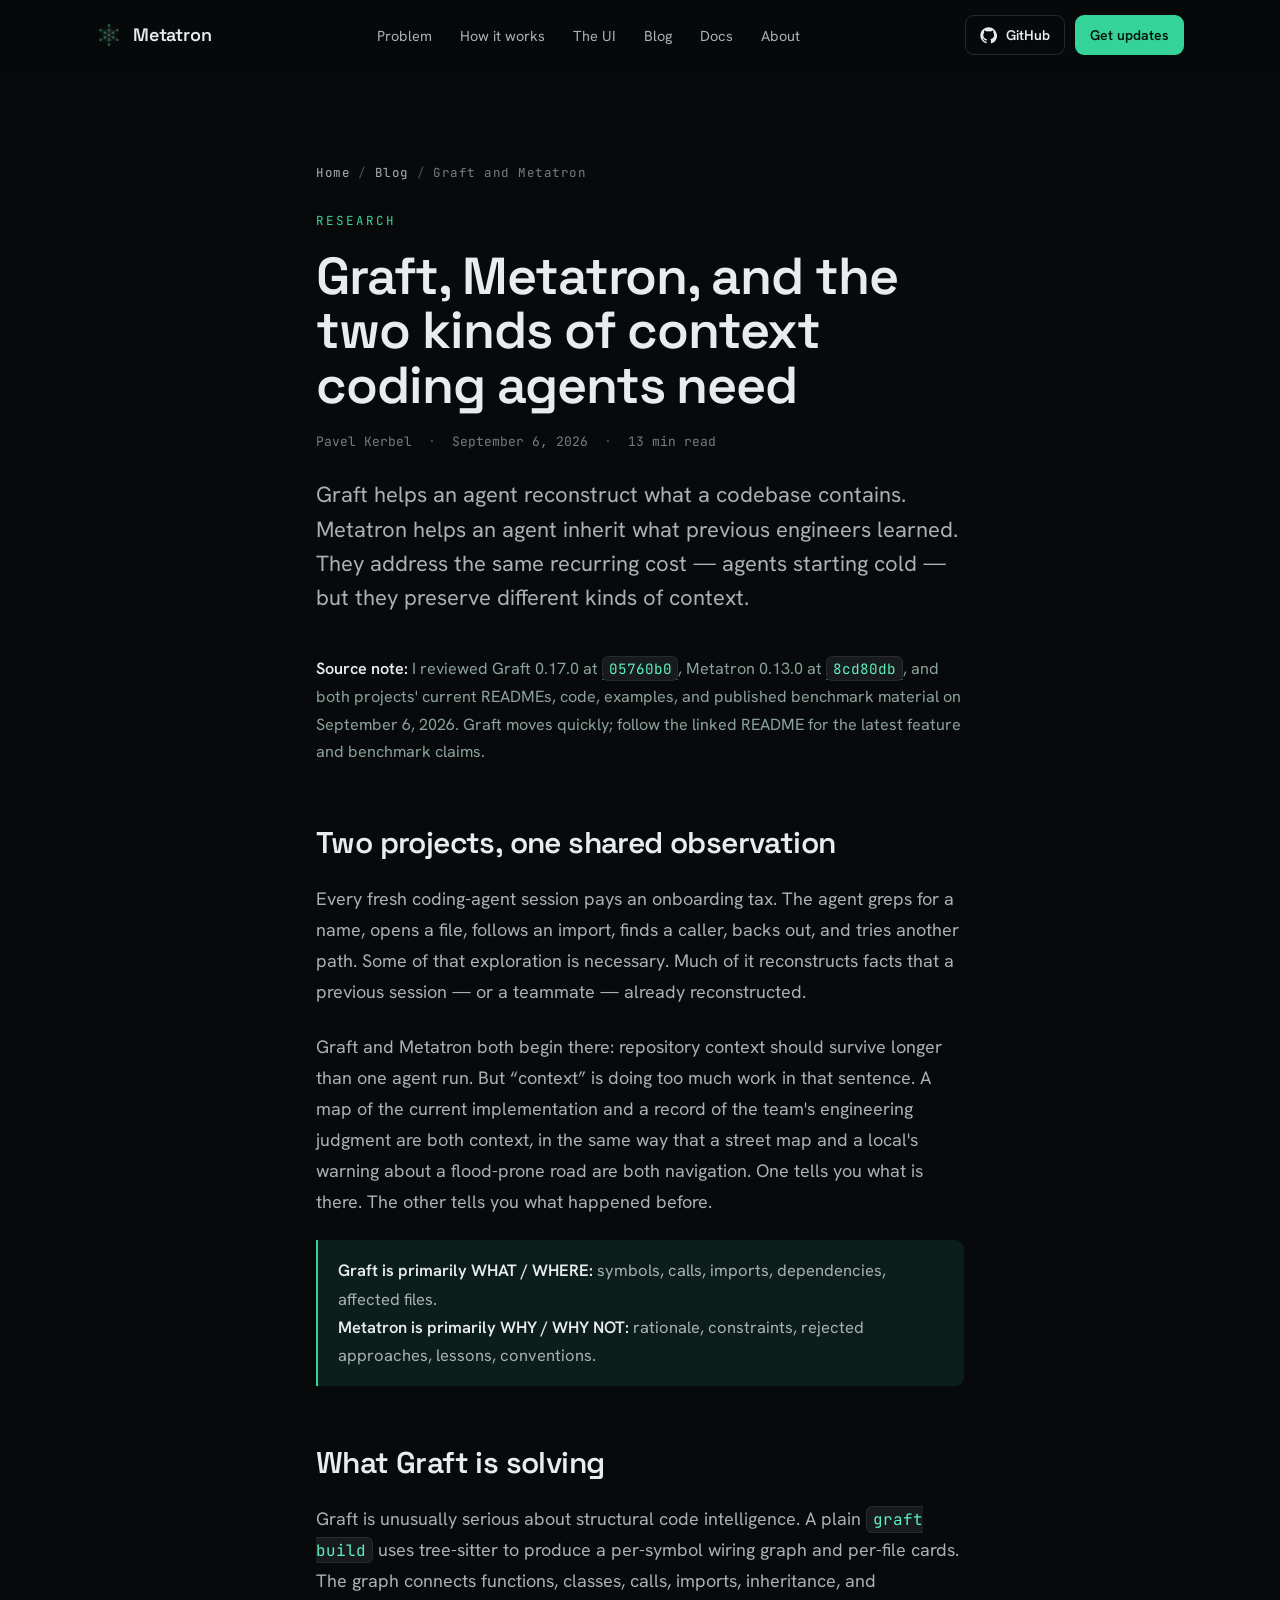
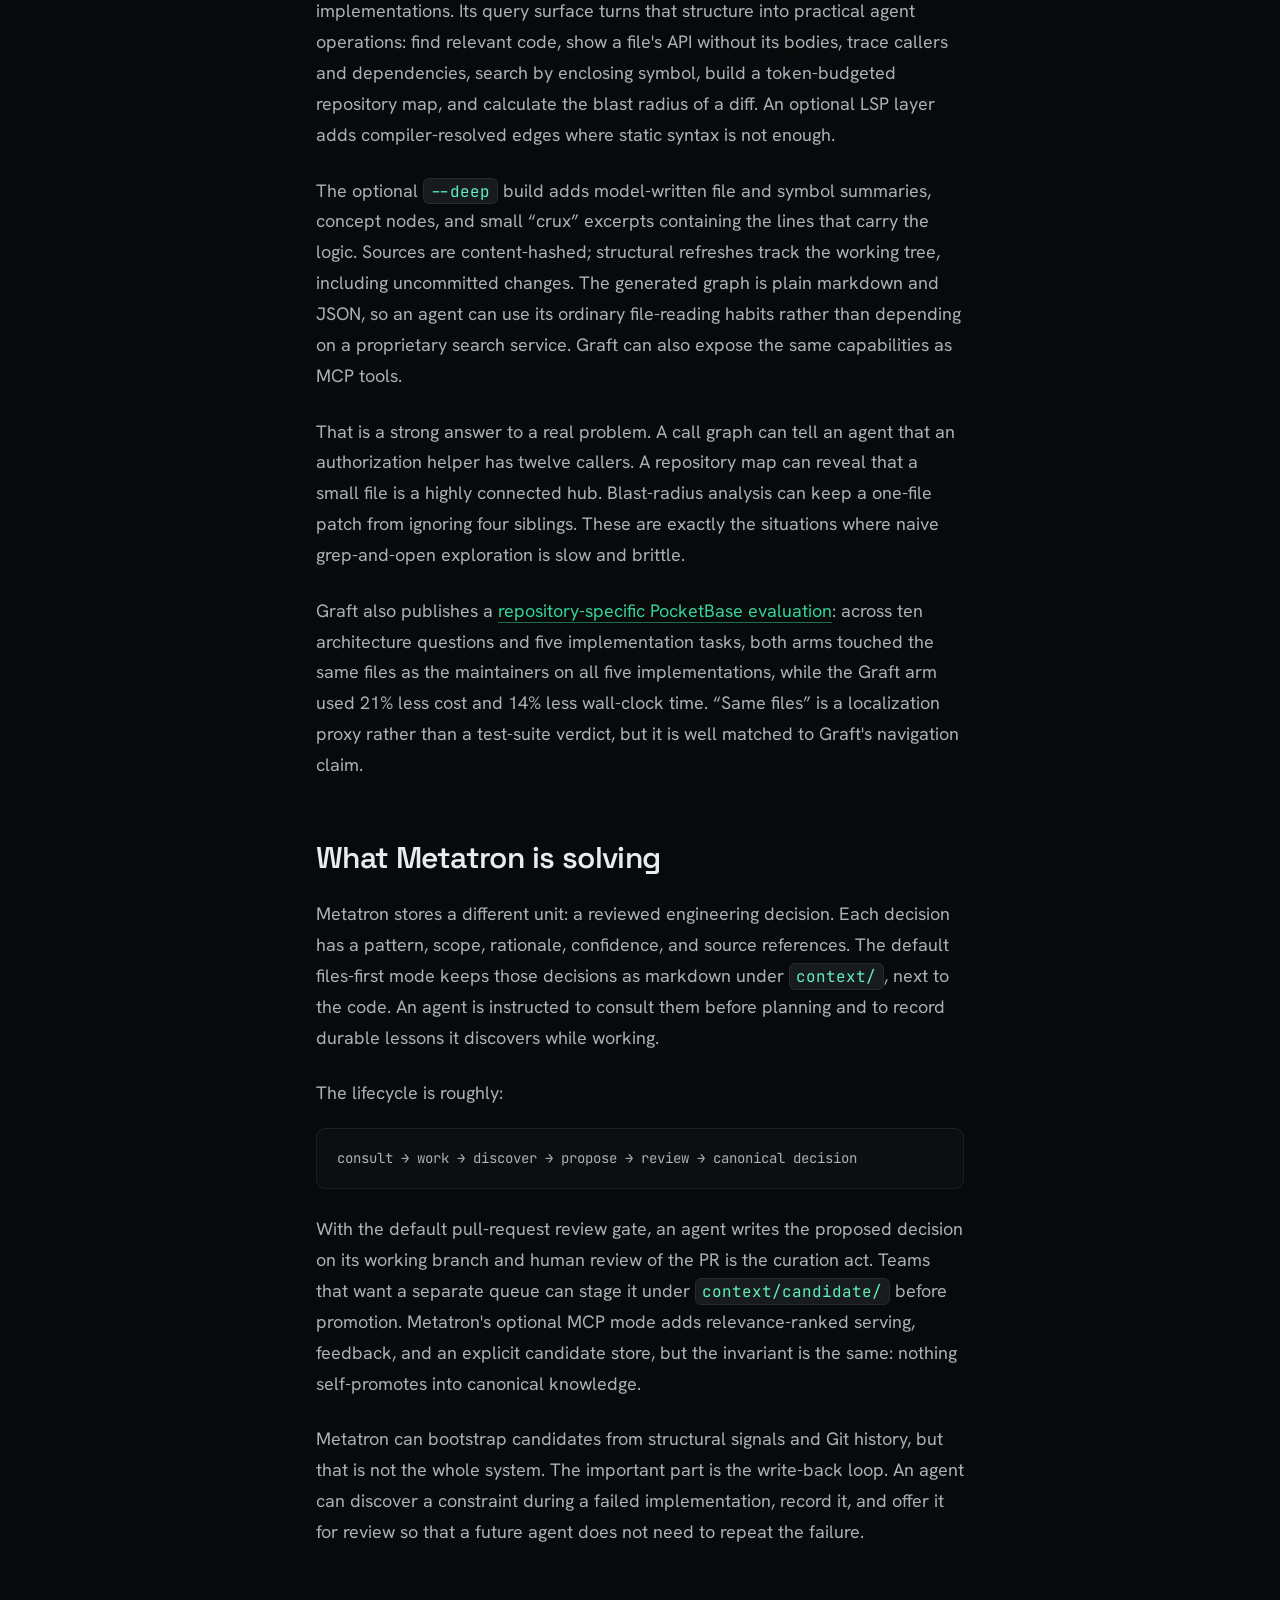
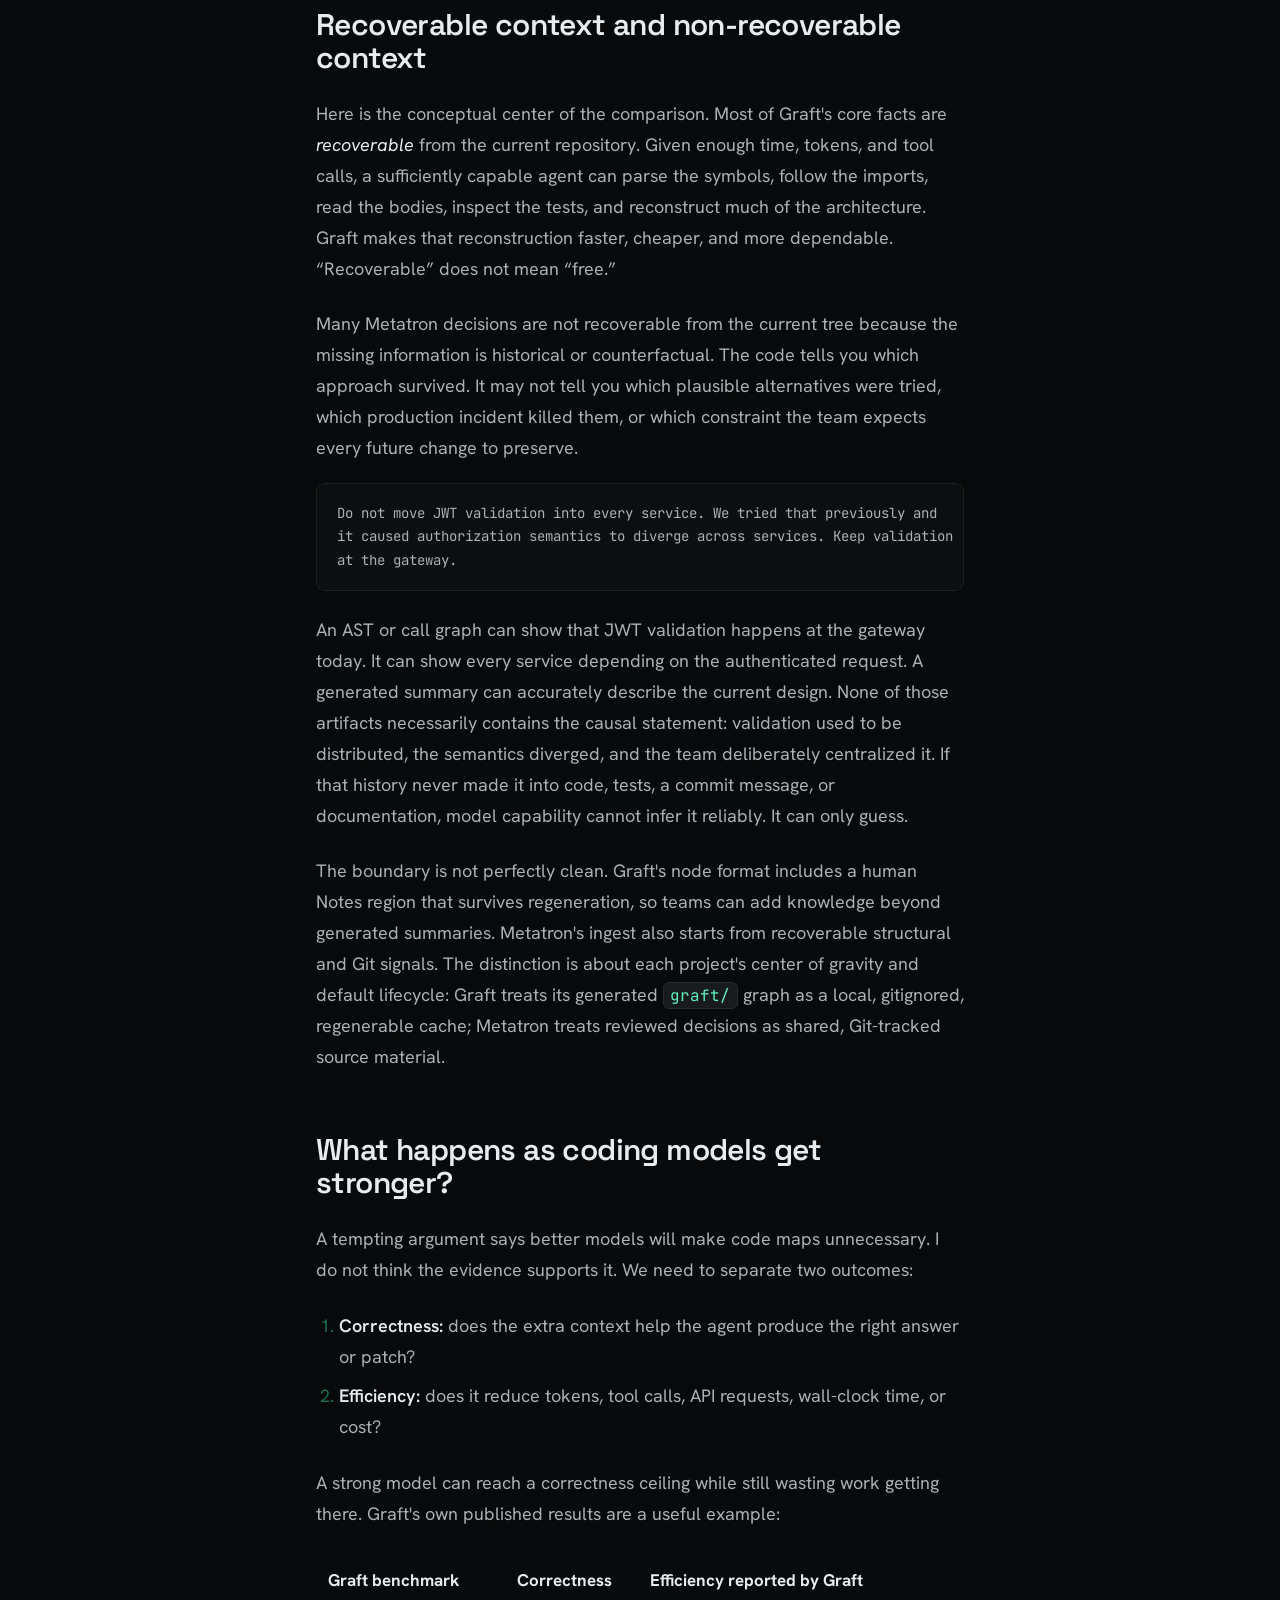
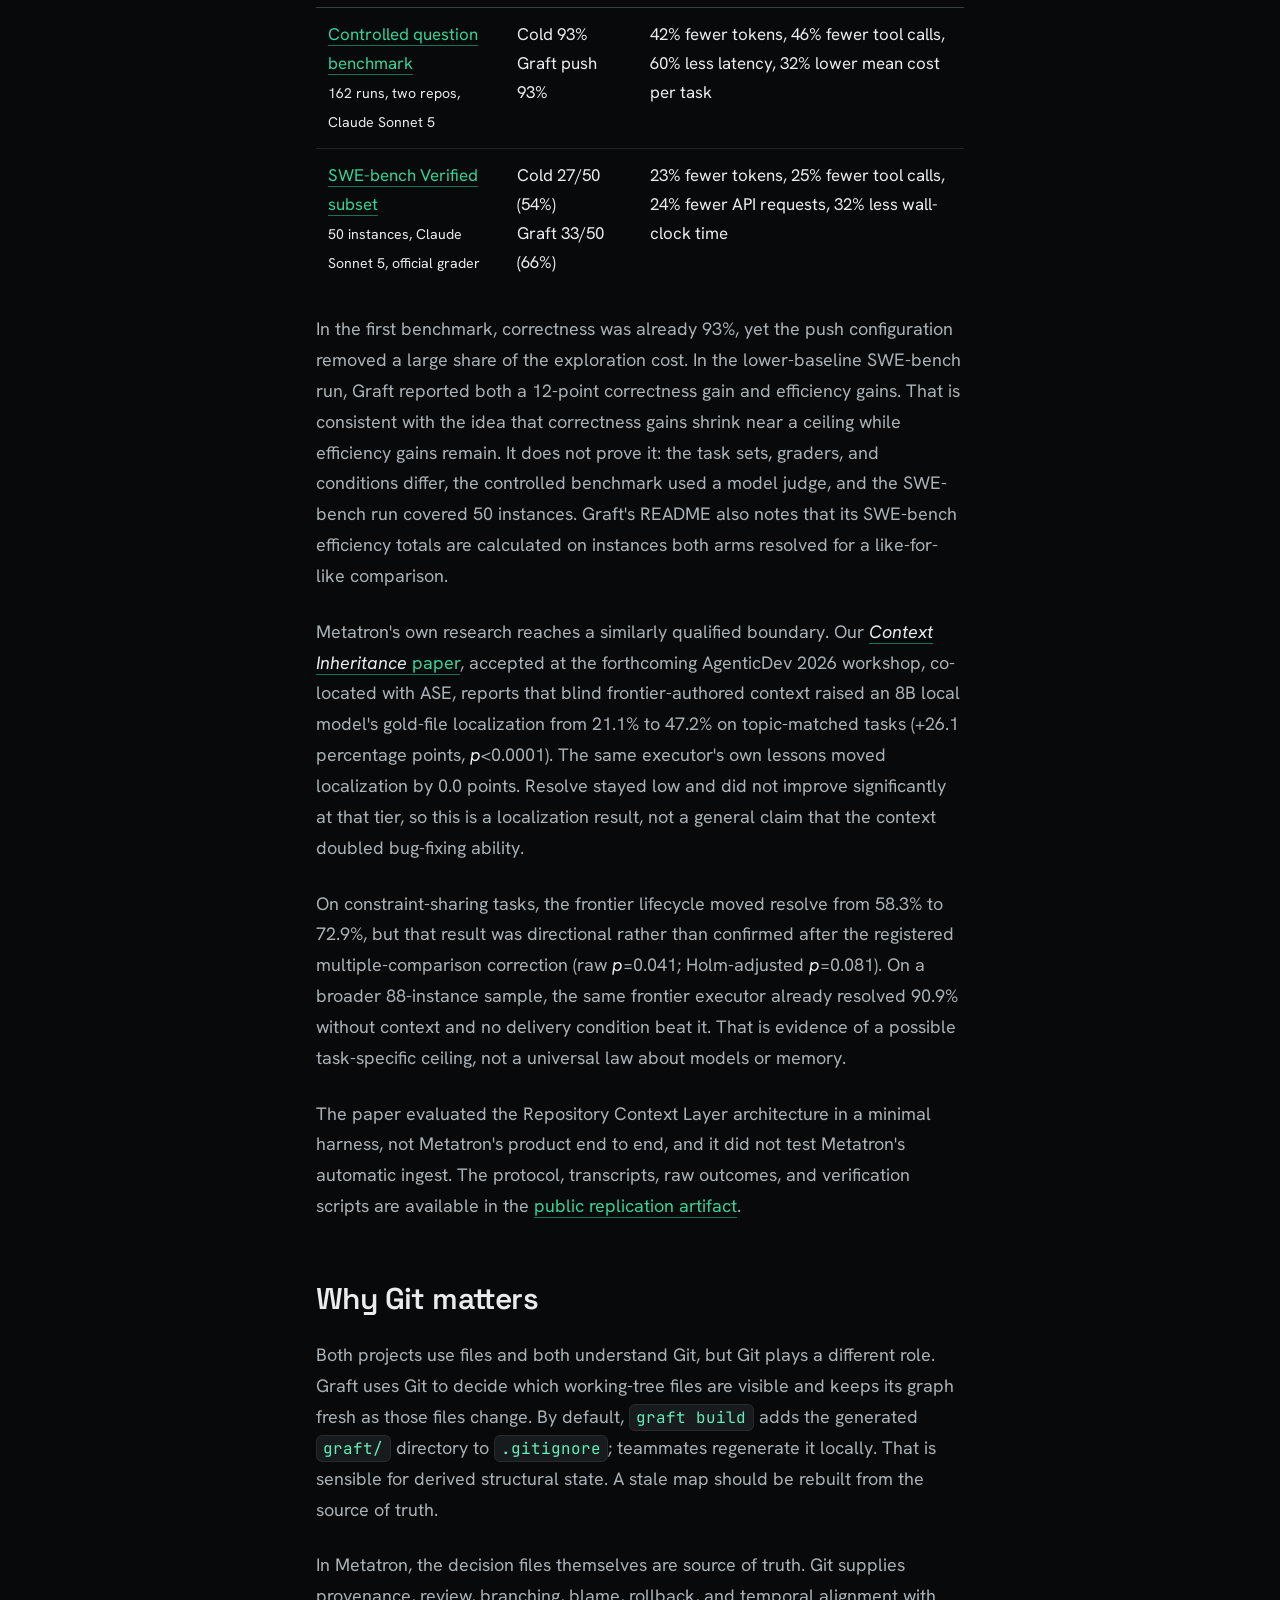
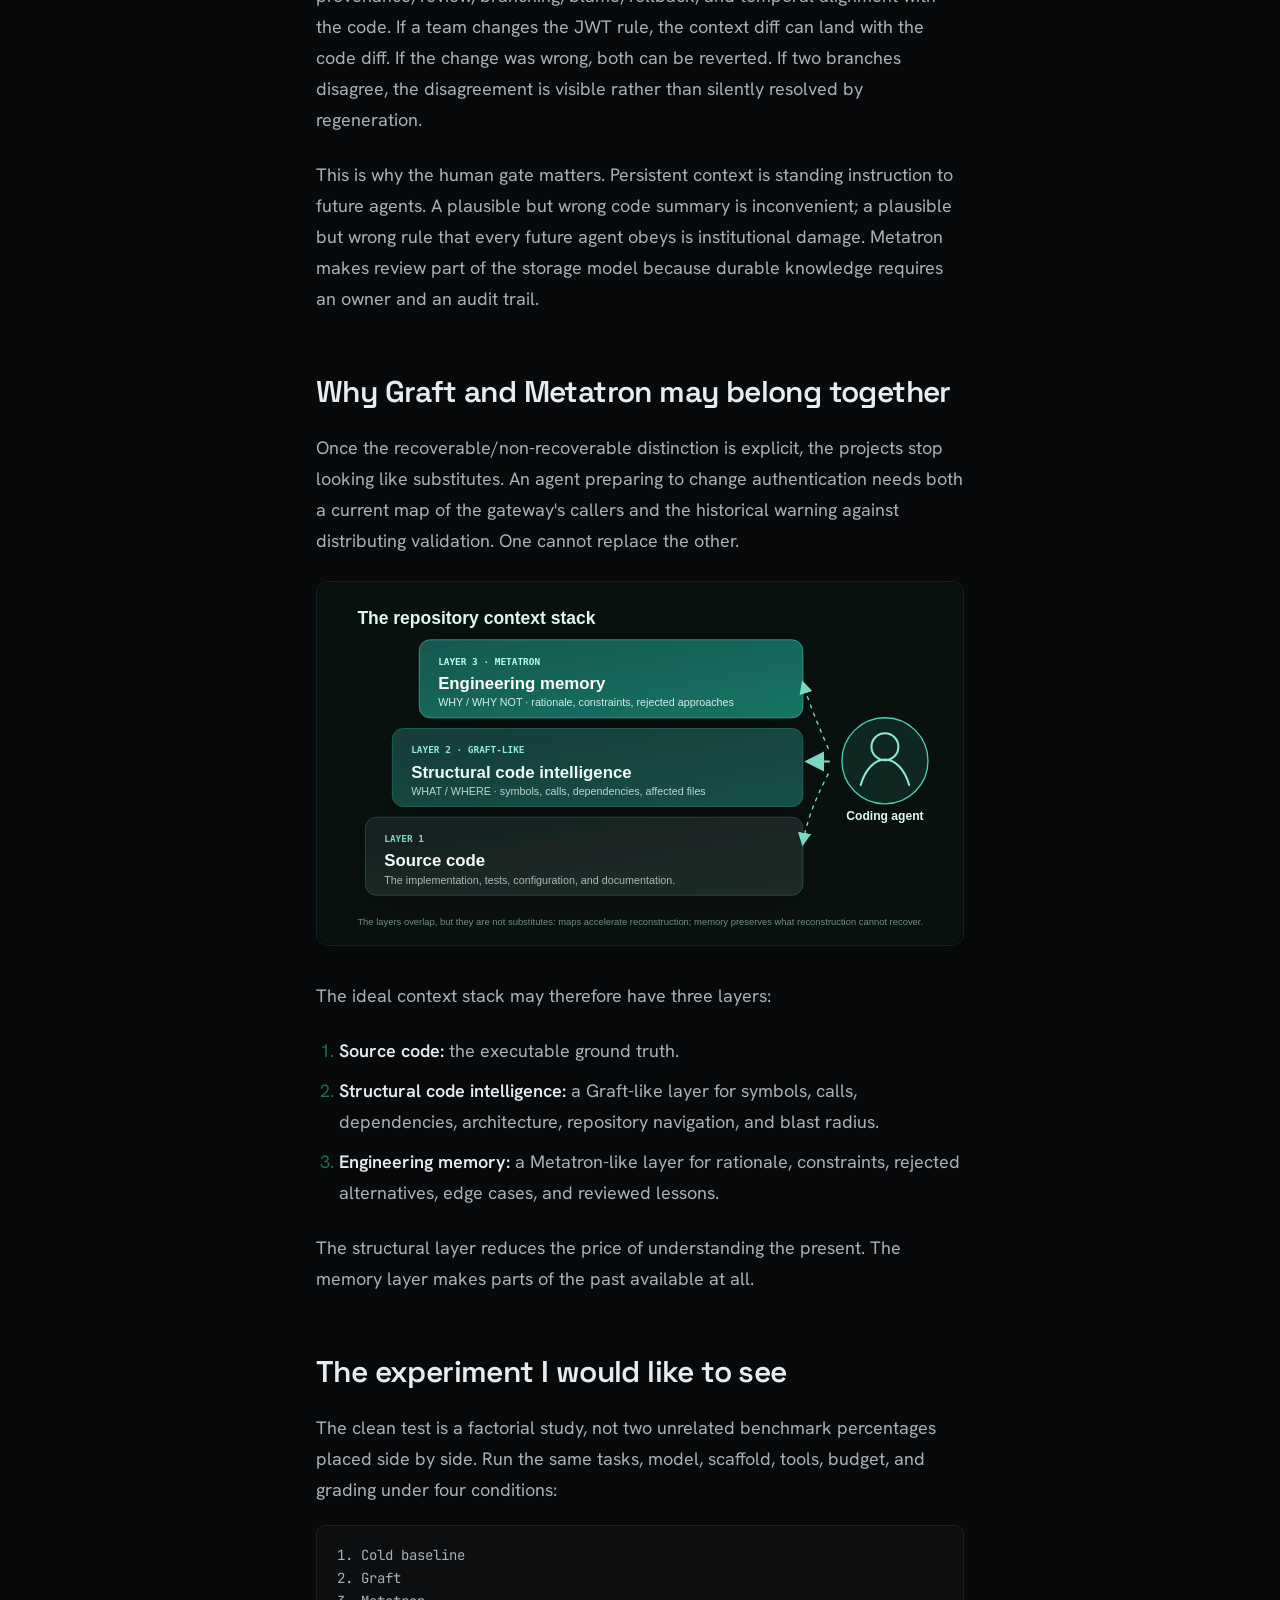
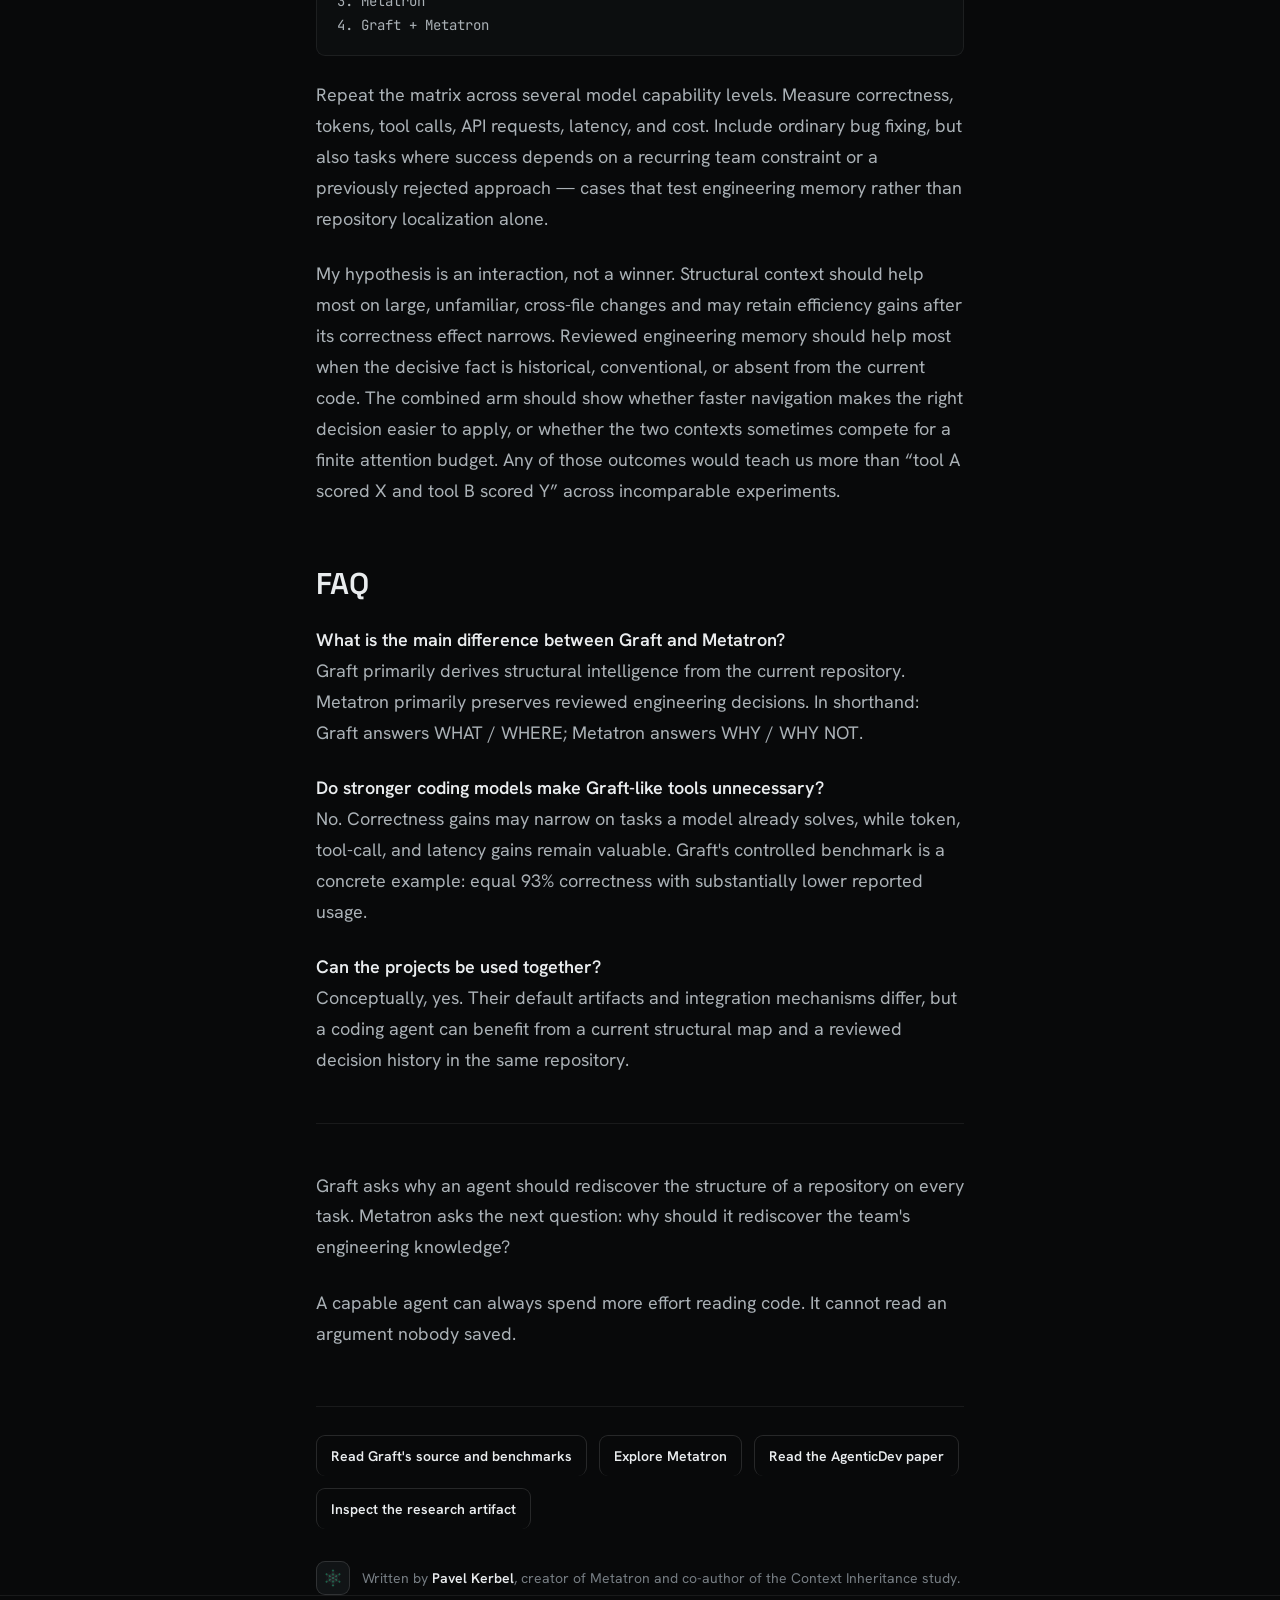
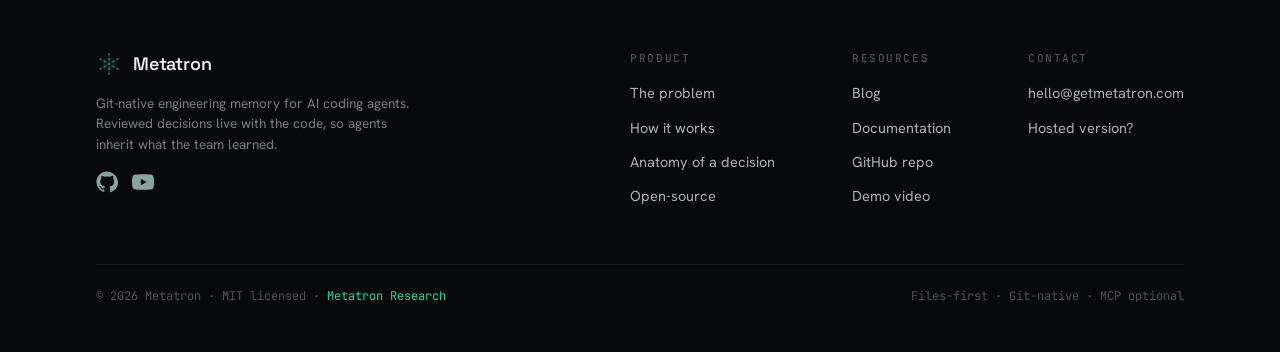
<file: blog/graft-vs-metatron/index.html>
<!DOCTYPE html>
<html lang="en">
<head>
<meta charset="UTF-8" />
<meta name="viewport" content="width=device-width, initial-scale=1" />

<!-- Google tag (gtag.js) -->
<script async src="https://www.googletagmanager.com/gtag/js?id=G-0P4SKXFNWL"></script>
<script>
  window.dataLayer = window.dataLayer || [];
  function gtag(){dataLayer.push(arguments);}
  gtag('js', new Date());
  gtag('config', 'G-0P4SKXFNWL');
</script>

<title>Graft vs Metatron: two kinds of context coding agents need</title>
<meta name="description" content="Graft maps what a codebase contains. Metatron preserves why engineers made their decisions. A technical comparison of two complementary context layers." />
<link rel="canonical" href="https://getmetatron.com/blog/graft-vs-metatron/" />

<link rel="preconnect" href="https://fonts.googleapis.com" />
<link rel="preconnect" href="https://fonts.gstatic.com" crossorigin />
<link href="https://fonts.googleapis.com/css2?family=Space+Grotesk:wght@400;500;600;700&amp;family=Hanken+Grotesk:wght@400;500;600;700&amp;family=JetBrains+Mono:wght@400;500;600&amp;display=swap" rel="stylesheet" />
<link rel="stylesheet" href="/styles.css?v=20260930-research2" />
<link rel="stylesheet" href="/blog.css" />

<!-- Favicons -->
<link rel="icon" href="/public/images/favicon.ico" sizes="any" />
<link rel="icon" type="image/png" sizes="32x32" href="/public/images/favicon-32x32.png" />
<link rel="icon" type="image/png" sizes="16x16" href="/public/images/favicon-16x16.png" />
<link rel="apple-touch-icon" sizes="180x180" href="/public/images/apple-touch-icon.png" />

<!-- Open Graph -->
<meta property="og:type" content="article" />
<meta property="og:site_name" content="Metatron" />
<meta property="og:url" content="https://getmetatron.com/blog/graft-vs-metatron/" />
<meta property="og:title" content="Graft, Metatron, and the two kinds of context coding agents need" />
<meta property="og:description" content="Codebase maps and engineering memory solve related but different problems. Here is where Graft and Metatron fit — and why the ideal context stack may need both." />
<meta property="og:image" content="https://getmetatron.com/public/images/og/graft-vs-metatron.png" />
<meta property="og:image:width" content="1200" />
<meta property="og:image:height" content="630" />
<meta property="og:image:alt" content="Graft and Metatron as complementary layers in a repository context stack" />
<meta property="article:published_time" content="2026-09-06" />
<meta property="article:modified_time" content="2026-09-06" />
<meta property="article:author" content="Pavel Kerbel" />

<!-- Twitter / X -->
<meta name="twitter:card" content="summary_large_image" />
<meta name="twitter:title" content="Graft, Metatron, and the two kinds of context coding agents need" />
<meta name="twitter:description" content="Graft helps agents reconstruct what a codebase contains. Metatron helps them inherit what previous engineers learned." />
<meta name="twitter:image" content="https://getmetatron.com/public/images/og/graft-vs-metatron.png" />

<!-- JSON-LD -->
<script type="application/ld+json">
{
  "@context": "https://schema.org",
  "@type": "BlogPosting",
  "headline": "Graft, Metatron, and the Two Kinds of Context Coding Agents Need",
  "alternativeHeadline": "Graft vs Metatron",
  "description": "Graft maps what a codebase contains. Metatron preserves why engineers made their decisions. A technical comparison of two complementary context layers.",
  "image": "https://getmetatron.com/public/images/og/graft-vs-metatron.png",
  "datePublished": "2026-09-06",
  "dateModified": "2026-09-06",
  "author": { "@type": "Person", "name": "Pavel Kerbel", "url": "https://pavelkerbel.com" },
  "publisher": {
    "@type": "Organization",
    "name": "Metatron",
    "logo": { "@type": "ImageObject", "url": "https://getmetatron.com/public/images/apple-touch-icon.png" }
  },
  "about": [
    { "@type": "SoftwareApplication", "name": "Graft", "url": "https://github.com/trailhq/Graft" },
    { "@type": "SoftwareApplication", "name": "Metatron", "url": "https://github.com/kerbelp/metatron" }
  ],
  "mainEntityOfPage": { "@type": "WebPage", "@id": "https://getmetatron.com/blog/graft-vs-metatron/" }
}
</script>
<script type="application/ld+json">
{
  "@context": "https://schema.org",
  "@type": "BreadcrumbList",
  "itemListElement": [
    { "@type": "ListItem", "position": 1, "name": "Home", "item": "https://getmetatron.com/" },
    { "@type": "ListItem", "position": 2, "name": "Blog", "item": "https://getmetatron.com/blog/" },
    { "@type": "ListItem", "position": 3, "name": "Graft, Metatron, and the Two Kinds of Context Coding Agents Need", "item": "https://getmetatron.com/blog/graft-vs-metatron/" }
  ]
}
</script>
<script type="application/ld+json">
{
  "@context": "https://schema.org",
  "@type": "FAQPage",
  "mainEntity": [
    {
      "@type": "Question",
      "name": "What is the main difference between Graft and Metatron?",
      "acceptedAnswer": { "@type": "Answer", "text": "Graft primarily builds structural code intelligence from the current repository: symbols, calls, imports, dependencies, relevant files, and generated summaries. Metatron primarily stores reviewed engineering decisions: rationale, constraints, rejected alternatives, edge cases, and lessons learned. In shorthand, Graft answers what and where; Metatron answers why and why not." }
    },
    {
      "@type": "Question",
      "name": "Do stronger coding models make structural context tools unnecessary?",
      "acceptedAnswer": { "@type": "Answer", "text": "No. Stronger models may reduce the correctness gain on tasks they can already solve, but precomputed structural context can still reduce tokens, tool calls, and latency. Graft's published controlled benchmark reports equal 93% correctness with 42% fewer tokens, 46% fewer tool calls, and 60% less latency." }
    },
    {
      "@type": "Question",
      "name": "Can Graft and Metatron be used together?",
      "acceptedAnswer": { "@type": "Answer", "text": "Yes. They are potentially complementary: source code is the ground truth, a Graft-like structural layer accelerates navigation and impact analysis, and a Metatron engineering-memory layer preserves reviewed rationale and constraints that the current code may not reveal." }
    }
  ]
}
</script>
</head>
<body>

<!-- ============ NAV ============ -->
<header class="nav">
  <div class="nav-inner">
    <a class="brand" href="/" aria-label="Metatron home">
      <span data-cube-mark style="width:26px;height:26px;display:block"></span>
      Metatron
    </a>
    <nav class="nav-links" aria-label="Primary">
      <a href="/#problem">Problem</a>
      <a href="/#how">How it works</a>
      <a href="/#ui">The UI</a>
      <a href="/blog/">Blog</a>
      <a href="/docs/">Docs</a>
      <a href="/about/">About</a>
    </nav>
    <div class="nav-cta">
      <a class="btn btn-ghost btn-sm" href="https://github.com/kerbelp/metatron" target="_blank" rel="noopener">
        <svg viewBox="0 0 24 24" fill="currentColor"><path d="M12 .5C5.7.5.5 5.7.5 12c0 5.1 3.3 9.4 7.9 10.9.6.1.8-.3.8-.6v-2c-3.2.7-3.9-1.5-3.9-1.5-.5-1.3-1.3-1.7-1.3-1.7-1-.7.1-.7.1-.7 1.2.1 1.8 1.2 1.8 1.2 1 1.8 2.7 1.3 3.4 1 .1-.8.4-1.3.7-1.6-2.6-.3-5.3-1.3-5.3-5.7 0-1.3.5-2.3 1.2-3.1-.1-.3-.5-1.5.1-3.1 0 0 1-.3 3.3 1.2a11.5 11.5 0 0 1 6 0c2.3-1.5 3.3-1.2 3.3-1.2.6 1.6.2 2.8.1 3.1.8.8 1.2 1.8 1.2 3.1 0 4.4-2.7 5.4-5.3 5.7.4.4.8 1.1.8 2.2v3.3c0 .3.2.7.8.6 4.6-1.5 7.9-5.8 7.9-10.9C23.5 5.7 18.3.5 12 .5Z"/></svg>
        GitHub
      </a>
      <a class="btn btn-primary btn-sm" href="/#updates">Get updates</a>
    </div>
    <button class="nav-burger" aria-label="Menu">
      <svg viewBox="0 0 24 24" fill="none" stroke="currentColor" stroke-width="1.8"><path d="M3 6h18M3 12h18M3 18h18"/></svg>
    </button>
  </div>
</header>

<main class="blog-main" id="top">
  <article class="wrap blog-wrap">

    <div class="crumb">
      <a href="/">Home</a><span>/</span><a href="/blog/">Blog</a><span>/</span>Graft and Metatron
    </div>

    <header class="article-head">
      <span class="kicker">Research</span>
      <h1>Graft, Metatron, and the two kinds of context coding agents need</h1>
      <div class="article-meta">
        <span>Pavel Kerbel</span>
        <span class="dot">·</span>
        <time datetime="2026-09-06">September 6, 2026</time>
        <span class="dot">·</span>
        <span>13 min read</span>
      </div>
      <p class="article-lede">
        <a href="https://github.com/trailhq/Graft" target="_blank" rel="noopener">Graft</a>
        helps an agent reconstruct what a codebase contains.
        <a href="https://github.com/kerbelp/metatron" target="_blank" rel="noopener">Metatron</a>
        helps an agent inherit what previous engineers learned. They address the same
        recurring cost — agents starting cold — but they preserve different kinds of context.
      </p>
    </header>

    <div class="prose">

      <p style="font-size:.9em;color:#8aa39c">
        <strong>Source note:</strong> I reviewed Graft 0.17.0 at
        <a href="https://github.com/trailhq/Graft/tree/05760b07abc0e427f5af8ad378889ee402c5afc6" target="_blank" rel="noopener"><code>05760b0</code></a>,
        Metatron 0.13.0 at
        <a href="https://github.com/kerbelp/metatron/tree/8cd80db5fbb0bdf9fa64642ff7b4020708506a83" target="_blank" rel="noopener"><code>8cd80db</code></a>,
        and both projects' current READMEs, code, examples, and published benchmark material on September 6, 2026.
        Graft moves quickly; follow the linked README for the latest feature and benchmark claims.
      </p>

      <h2>Two projects, one shared observation</h2>
      <p>
        Every fresh coding-agent session pays an onboarding tax. The agent greps for a
        name, opens a file, follows an import, finds a caller, backs out, and tries another
        path. Some of that exploration is necessary. Much of it reconstructs facts that a
        previous session — or a teammate — already reconstructed.
      </p>
      <p>
        Graft and Metatron both begin there: repository context should survive longer than
        one agent run. But “context” is doing too much work in that sentence. A map of the
        current implementation and a record of the team's engineering judgment are both
        context, in the same way that a street map and a local's warning about a flood-prone
        road are both navigation. One tells you what is there. The other tells you what
        happened before.
      </p>
      <div class="callout">
        <strong>Graft is primarily WHAT / WHERE:</strong> symbols, calls, imports,
        dependencies, affected files.<br />
        <strong>Metatron is primarily WHY / WHY NOT:</strong> rationale, constraints,
        rejected approaches, lessons, conventions.
      </div>

      <h2>What Graft is solving</h2>
      <p>
        Graft is unusually serious about structural code intelligence. A plain
        <code>graft build</code> uses tree-sitter to produce a per-symbol wiring graph and
        per-file cards. The graph connects functions, classes, calls, imports, inheritance,
        and implementations. Its query surface turns that structure into practical agent
        operations: find relevant code, show a file's API without its bodies, trace callers
        and dependencies, search by enclosing symbol, build a token-budgeted repository
        map, and calculate the blast radius of a diff. An optional LSP layer adds
        compiler-resolved edges where static syntax is not enough.
      </p>
      <p>
        The optional <code>--deep</code> build adds model-written file and symbol summaries,
        concept nodes, and small “crux” excerpts containing the lines that carry the logic.
        Sources are content-hashed; structural refreshes track the working tree, including
        uncommitted changes. The generated graph is plain markdown and JSON, so an agent can
        use its ordinary file-reading habits rather than depending on a proprietary search
        service. Graft can also expose the same capabilities as MCP tools.
      </p>
      <p>
        That is a strong answer to a real problem. A call graph can tell an agent that an
        authorization helper has twelve callers. A repository map can reveal that a small
        file is a highly connected hub. Blast-radius analysis can keep a one-file patch from
        ignoring four siblings. These are exactly the situations where naive grep-and-open
        exploration is slow and brittle.
      </p>
      <p>
        Graft also publishes a
        <a href="https://github.com/trailhq/Graft#tested-on-your-popular-repos" target="_blank" rel="noopener">repository-specific PocketBase evaluation</a>:
        across ten architecture questions and five implementation tasks, both arms touched
        the same files as the maintainers on all five implementations, while the Graft arm
        used 21% less cost and 14% less wall-clock time. “Same files” is a localization proxy
        rather than a test-suite verdict, but it is well matched to Graft's navigation claim.
      </p>

      <h2>What Metatron is solving</h2>
      <p>
        Metatron stores a different unit: a reviewed engineering decision. Each decision
        has a pattern, scope, rationale, confidence, and source references. The default
        files-first mode keeps those decisions as markdown under <code>context/</code>, next
        to the code. An agent is instructed to consult them before planning and to record
        durable lessons it discovers while working.
      </p>
      <p>
        The lifecycle is roughly:
      </p>
      <pre><code>consult → work → discover → propose → review → canonical decision</code></pre>
      <p>
        With the default pull-request review gate, an agent writes the proposed decision on
        its working branch and human review of the PR is the curation act. Teams that want a
        separate queue can stage it under <code>context/candidate/</code> before promotion.
        Metatron's optional MCP mode adds relevance-ranked serving, feedback, and an explicit
        candidate store, but the invariant is the same: nothing self-promotes into canonical
        knowledge.
      </p>
      <p>
        Metatron can bootstrap candidates from structural signals and Git history, but that
        is not the whole system. The important part is the write-back loop. An agent can
        discover a constraint during a failed implementation, record it, and offer it for
        review so that a future agent does not need to repeat the failure.
      </p>

      <h2>Recoverable context and non-recoverable context</h2>
      <p>
        Here is the conceptual center of the comparison. Most of Graft's core facts are
        <em>recoverable</em> from the current repository. Given enough time, tokens, and tool
        calls, a sufficiently capable agent can parse the symbols, follow the imports, read
        the bodies, inspect the tests, and reconstruct much of the architecture. Graft makes
        that reconstruction faster, cheaper, and more dependable. “Recoverable” does not
        mean “free.”
      </p>
      <p>
        Many Metatron decisions are not recoverable from the current tree because the
        missing information is historical or counterfactual. The code tells you which
        approach survived. It may not tell you which plausible alternatives were tried,
        which production incident killed them, or which constraint the team expects every
        future change to preserve.
      </p>
      <pre><code>Do not move JWT validation into every service. We tried that previously and
it caused authorization semantics to diverge across services. Keep validation
at the gateway.</code></pre>
      <p>
        An AST or call graph can show that JWT validation happens at the gateway today. It
        can show every service depending on the authenticated request. A generated summary
        can accurately describe the current design. None of those artifacts necessarily
        contains the causal statement: validation used to be distributed, the semantics
        diverged, and the team deliberately centralized it. If that history never made it
        into code, tests, a commit message, or documentation, model capability cannot infer
        it reliably. It can only guess.
      </p>
      <p>
        The boundary is not perfectly clean. Graft's node format includes a human Notes
        region that survives regeneration, so teams can add knowledge beyond generated
        summaries. Metatron's ingest also starts from recoverable structural and Git
        signals. The distinction is about each project's center of gravity and default
        lifecycle: Graft treats its generated <code>graft/</code> graph as a local,
        gitignored, regenerable cache; Metatron treats reviewed decisions as shared,
        Git-tracked source material.
      </p>

      <h2>What happens as coding models get stronger?</h2>
      <p>
        A tempting argument says better models will make code maps unnecessary. I do not
        think the evidence supports it. We need to separate two outcomes:
      </p>
      <ol>
        <li><strong>Correctness:</strong> does the extra context help the agent produce the
          right answer or patch?</li>
        <li><strong>Efficiency:</strong> does it reduce tokens, tool calls, API requests,
          wall-clock time, or cost?</li>
      </ol>
      <p>
        A strong model can reach a correctness ceiling while still wasting work getting
        there. Graft's own published results are a useful example:
      </p>
      <div style="overflow-x:auto;margin:24px 0">
        <table style="width:100%;border-collapse:collapse;font-size:.94em">
          <thead>
            <tr>
              <th style="text-align:left;padding:12px;border-bottom:1px solid rgba(138,163,156,.35)">Graft benchmark</th>
              <th style="text-align:left;padding:12px;border-bottom:1px solid rgba(138,163,156,.35)">Correctness</th>
              <th style="text-align:left;padding:12px;border-bottom:1px solid rgba(138,163,156,.35)">Efficiency reported by Graft</th>
            </tr>
          </thead>
          <tbody>
            <tr>
              <td style="vertical-align:top;padding:12px;border-bottom:1px solid rgba(138,163,156,.18)"><a href="https://github.com/trailhq/Graft#benchmark" target="_blank" rel="noopener">Controlled question benchmark</a><br /><small>162 runs, two repos, Claude Sonnet 5</small></td>
              <td style="vertical-align:top;padding:12px;border-bottom:1px solid rgba(138,163,156,.18)">Cold 93%<br />Graft push 93%</td>
              <td style="vertical-align:top;padding:12px;border-bottom:1px solid rgba(138,163,156,.18)">42% fewer tokens, 46% fewer tool calls, 60% less latency, 32% lower mean cost per task</td>
            </tr>
            <tr>
              <td style="vertical-align:top;padding:12px"><a href="https://github.com/trailhq/Graft#swe-bench-verified" target="_blank" rel="noopener">SWE-bench Verified subset</a><br /><small>50 instances, Claude Sonnet 5, official grader</small></td>
              <td style="vertical-align:top;padding:12px">Cold 27/50 (54%)<br />Graft 33/50 (66%)</td>
              <td style="vertical-align:top;padding:12px">23% fewer tokens, 25% fewer tool calls, 24% fewer API requests, 32% less wall-clock time</td>
            </tr>
          </tbody>
        </table>
      </div>
      <p>
        In the first benchmark, correctness was already 93%, yet the push configuration
        removed a large share of the exploration cost. In the lower-baseline SWE-bench run,
        Graft reported both a 12-point correctness gain and efficiency gains. That is
        consistent with the idea that correctness gains shrink near a ceiling while
        efficiency gains remain. It does not prove it: the task sets, graders, and
        conditions differ, the controlled benchmark used a model judge, and the SWE-bench
        run covered 50 instances. Graft's README also notes that its SWE-bench efficiency
        totals are calculated on instances both arms resolved for a like-for-like comparison.
      </p>
      <p>
        Metatron's own research reaches a similarly qualified boundary. Our
        <a href="https://github.com/getmetatron/context-md/blob/main/experiment/paper/camera-ready-agenticdev2026/context-inheritance-agenticdev-2026-camera-ready.pdf" target="_blank" rel="noopener"><em>Context Inheritance</em> paper</a>,
        accepted at the forthcoming AgenticDev 2026 workshop, co-located with ASE,
        reports that blind
        frontier-authored context raised an 8B local model's gold-file localization from
        21.1% to 47.2% on topic-matched tasks (+26.1 percentage points, <em>p</em>&lt;0.0001).
        The same executor's own lessons moved localization by 0.0 points. Resolve stayed
        low and did not improve significantly at that tier, so this is a localization
        result, not a general claim that the context doubled bug-fixing ability.
      </p>
      <p>
        On constraint-sharing tasks, the frontier lifecycle moved resolve from 58.3% to
        72.9%, but that result was directional rather than confirmed after the registered
        multiple-comparison correction (raw <em>p</em>=0.041; Holm-adjusted
        <em>p</em>=0.081). On a broader 88-instance sample, the same frontier executor
        already resolved 90.9% without context and no delivery condition beat it. That is
        evidence of a possible task-specific ceiling, not a universal law about models or
        memory.
      </p>
      <p>
        The paper evaluated the Repository Context Layer architecture in a minimal harness,
        not Metatron's product end to end, and it did not test Metatron's automatic ingest.
        The protocol, transcripts, raw outcomes, and verification scripts are available in
        the <a href="https://github.com/kerbelp/context-md/tree/main/experiment" target="_blank" rel="noopener">public replication artifact</a>.
      </p>

      <h2>Why Git matters</h2>
      <p>
        Both projects use files and both understand Git, but Git plays a different role.
        Graft uses Git to decide which working-tree files are visible and keeps its graph
        fresh as those files change. By default, <code>graft build</code> adds the generated
        <code>graft/</code> directory to <code>.gitignore</code>; teammates regenerate it
        locally. That is sensible for derived structural state. A stale map should be
        rebuilt from the source of truth.
      </p>
      <p>
        In Metatron, the decision files themselves are source of truth. Git supplies
        provenance, review, branching, blame, rollback, and temporal alignment with the
        code. If a team changes the JWT rule, the context diff can land with the code diff.
        If the change was wrong, both can be reverted. If two branches disagree, the
        disagreement is visible rather than silently resolved by regeneration.
      </p>
      <p>
        This is why the human gate matters. Persistent context is standing instruction to
        future agents. A plausible but wrong code summary is inconvenient; a plausible but
        wrong rule that every future agent obeys is institutional damage. Metatron makes
        review part of the storage model because durable knowledge requires an owner and an
        audit trail.
      </p>

      <h2>Why Graft and Metatron may belong together</h2>
      <p>
        Once the recoverable/non-recoverable distinction is explicit, the projects stop
        looking like substitutes. An agent preparing to change authentication needs both a
        current map of the gateway's callers and the historical warning against distributing
        validation. One cannot replace the other.
      </p>
      <p>
        <img src="./context-stack.svg" alt="Three-layer coding-agent context stack: source code at the base, a Graft-like structural intelligence layer answering what and where, and a Metatron engineering-memory layer answering why and why not" style="width:100%;border-radius:12px;border:1px solid rgba(45,212,191,.14)" loading="lazy" />
      </p>
      <p>
        The ideal context stack may therefore have three layers:
      </p>
      <ol>
        <li><strong>Source code:</strong> the executable ground truth.</li>
        <li><strong>Structural code intelligence:</strong> a Graft-like layer for symbols,
          calls, dependencies, architecture, repository navigation, and blast radius.</li>
        <li><strong>Engineering memory:</strong> a Metatron-like layer for rationale,
          constraints, rejected alternatives, edge cases, and reviewed lessons.</li>
      </ol>
      <p>
        The structural layer reduces the price of understanding the present. The memory
        layer makes parts of the past available at all.
      </p>

      <h2>The experiment I would like to see</h2>
      <p>
        The clean test is a factorial study, not two unrelated benchmark percentages placed
        side by side. Run the same tasks, model, scaffold, tools, budget, and grading under
        four conditions:
      </p>
      <pre><code>1. Cold baseline
2. Graft
3. Metatron
4. Graft + Metatron</code></pre>
      <p>
        Repeat the matrix across several model capability levels. Measure correctness,
        tokens, tool calls, API requests, latency, and cost. Include ordinary bug fixing,
        but also tasks where success depends on a recurring team constraint or a previously
        rejected approach — cases that test engineering memory rather than repository
        localization alone.
      </p>
      <p>
        My hypothesis is an interaction, not a winner. Structural context should help most
        on large, unfamiliar, cross-file changes and may retain efficiency gains after its
        correctness effect narrows. Reviewed engineering memory should help most when the
        decisive fact is historical, conventional, or absent from the current code. The
        combined arm should show whether faster navigation makes the right decision easier
        to apply, or whether the two contexts sometimes compete for a finite attention
        budget. Any of those outcomes would teach us more than “tool A scored X and tool B
        scored Y” across incomparable experiments.
      </p>

      <h2>FAQ</h2>
      <p><strong>What is the main difference between Graft and Metatron?</strong><br />
        Graft primarily derives structural intelligence from the current repository.
        Metatron primarily preserves reviewed engineering decisions. In shorthand: Graft
        answers WHAT / WHERE; Metatron answers WHY / WHY NOT.</p>
      <p><strong>Do stronger coding models make Graft-like tools unnecessary?</strong><br />
        No. Correctness gains may narrow on tasks a model already solves, while token,
        tool-call, and latency gains remain valuable. Graft's controlled benchmark is a
        concrete example: equal 93% correctness with substantially lower reported usage.</p>
      <p><strong>Can the projects be used together?</strong><br />
        Conceptually, yes. Their default artifacts and integration mechanisms differ, but a
        coding agent can benefit from a current structural map and a reviewed decision
        history in the same repository.</p>

      <hr />

      <p>
        Graft asks why an agent should rediscover the structure of a repository on every
        task. Metatron asks the next question: why should it rediscover the team's engineering
        knowledge?
      </p>
      <p>
        A capable agent can always spend more effort reading code. It cannot read an argument
        nobody saved.
      </p>

      <div class="article-foot">
        <div class="foot-links">
          <a class="btn btn-ghost btn-sm" href="https://github.com/trailhq/Graft" target="_blank" rel="noopener">Read Graft's source and benchmarks</a>
          <a class="btn btn-ghost btn-sm" href="https://github.com/kerbelp/metatron" target="_blank" rel="noopener">Explore Metatron</a>
          <a class="btn btn-ghost btn-sm" href="https://github.com/getmetatron/context-md/blob/main/experiment/paper/camera-ready-agenticdev2026/context-inheritance-agenticdev-2026-camera-ready.pdf" target="_blank" rel="noopener">Read the AgenticDev paper</a>
          <a class="btn btn-ghost btn-sm" href="https://github.com/kerbelp/context-md/tree/main/experiment" target="_blank" rel="noopener">Inspect the research artifact</a>
        </div>
        <div class="article-byline">
          <span class="mark"><span data-cube-mark style="width:20px;height:20px;display:block"></span></span>
          <span>Written by <b>Pavel Kerbel</b>, creator of Metatron and co-author of the Context Inheritance study.</span>
        </div>
      </div>

    </div>
  </article>
</main>

<!-- ============ FOOTER ============ -->
<footer class="foot">
  <div class="wrap">
    <div class="foot-inner">
      <div class="foot-brand">
        <a class="brand" href="/"><span data-cube-mark style="width:26px;height:26px;display:block"></span>Metatron</a>
        <p>Git-native engineering memory for AI coding agents. Reviewed decisions live with the code, so agents inherit what the team learned.</p>
        <div class="foot-social" style="display:flex;gap:14px;margin-top:16px">
          <a href="https://github.com/kerbelp/metatron" target="_blank" rel="noopener" aria-label="GitHub" style="color:#8aa39c;display:inline-flex"><svg width="22" height="22" viewBox="0 0 24 24" fill="currentColor"><path d="M12 .5C5.7.5.5 5.7.5 12c0 5.1 3.3 9.4 7.9 10.9.6.1.8-.3.8-.6v-2c-3.2.7-3.9-1.5-3.9-1.5-.5-1.3-1.3-1.7-1.3-1.7-1-.7.1-.7.1-.7 1.2.1 1.8 1.2 1.8 1.2 1 1.8 2.7 1.3 3.4 1 .1-.8.4-1.3.7-1.6-2.6-.3-5.3-1.3-5.3-5.7 0-1.3.5-2.3 1.2-3.1-.1-.3-.5-1.5.1-3.1 0 0 1-.3 3.3 1.2a11.5 11.5 0 0 1 6 0c2.3-1.5 3.3-1.2 3.3-1.2.6 1.6.2 2.8.1 3.1.8.8 1.2 1.8 1.2 3.1 0 4.4-2.7 5.4-5.3 5.7.4.4.8 1.1.8 2.2v3.3c0 .3.2.7.8.6 4.6-1.5 7.9-5.8 7.9-10.9C23.5 5.7 18.3.5 12 .5Z"/></svg></a>
          <a href="https://www.youtube.com/@getmetatron" target="_blank" rel="noopener" aria-label="YouTube" style="color:#8aa39c;display:inline-flex"><svg width="22" height="22" viewBox="0 0 24 24" fill="currentColor"><path d="M23.5 6.2a3 3 0 0 0-2.11-2.12C19.5 3.5 12 3.5 12 3.5s-7.5 0-9.39.58A3 3 0 0 0 .5 6.2 31.1 31.1 0 0 0 0 12a31.1 31.1 0 0 0 .5 5.8 3 3 0 0 0 2.11 2.12C4.5 20.5 12 20.5 12 20.5s7.5 0 9.39-.58A3 3 0 0 0 23.5 17.8 31.1 31.1 0 0 0 24 12a31.1 31.1 0 0 0-.5-5.8ZM9.6 15.6V8.4l6.3 3.6-6.3 3.6Z"/></svg></a>
        </div>
      </div>
      <div class="foot-cols">
        <div class="foot-col">
          <h5>Product</h5>
          <a href="/#problem">The problem</a>
          <a href="/#how">How it works</a>
          <a href="/#anatomy">Anatomy of a decision</a>
          <a href="/#opensource">Open-source</a>
        </div>
        <div class="foot-col">
          <h5>Resources</h5>
          <a href="/blog/">Blog</a>
          <a href="/docs/">Documentation</a>
          <a href="https://github.com/kerbelp/metatron" target="_blank" rel="noopener">GitHub repo</a>
          <a href="https://youtu.be/RdPn6OMtfOs" target="_blank" rel="noopener">Demo video</a>
        </div>
        <div class="foot-col">
          <h5>Contact</h5>
          <a href="mailto:hello@getmetatron.com">hello@getmetatron.com</a>
          <a href="mailto:hello@getmetatron.com?subject=Metatron%20hosted%20interest">Hosted version?</a>
        </div>
      </div>
    </div>
    <div class="foot-bottom">
      <span>© 2026 Metatron · MIT licensed · <a class="research-credit" href="/about/">Metatron Research</a></span>
      <span>Files-first · Git-native · MCP optional</span>
    </div>
  </div>
</footer>

<script src="/metatron.js?v=20260930-research"></script>
</body>
</html>
</file>
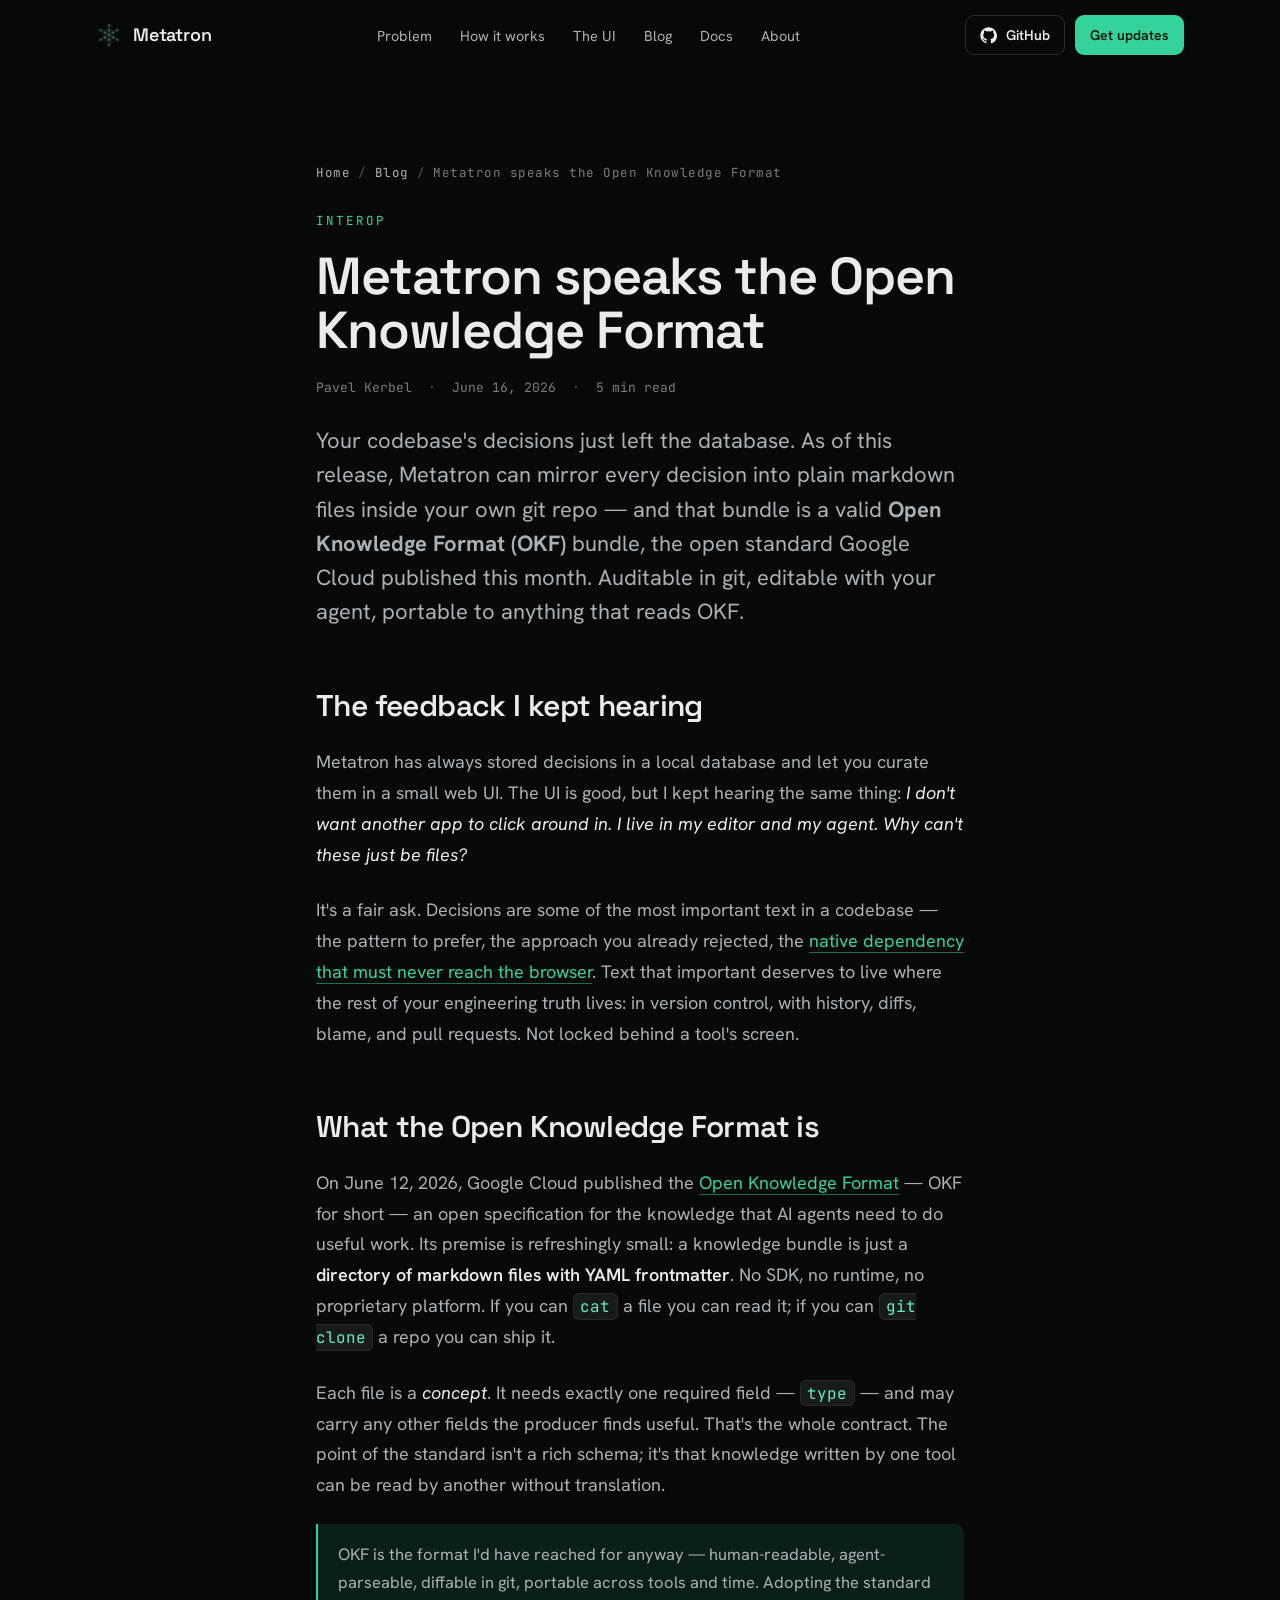
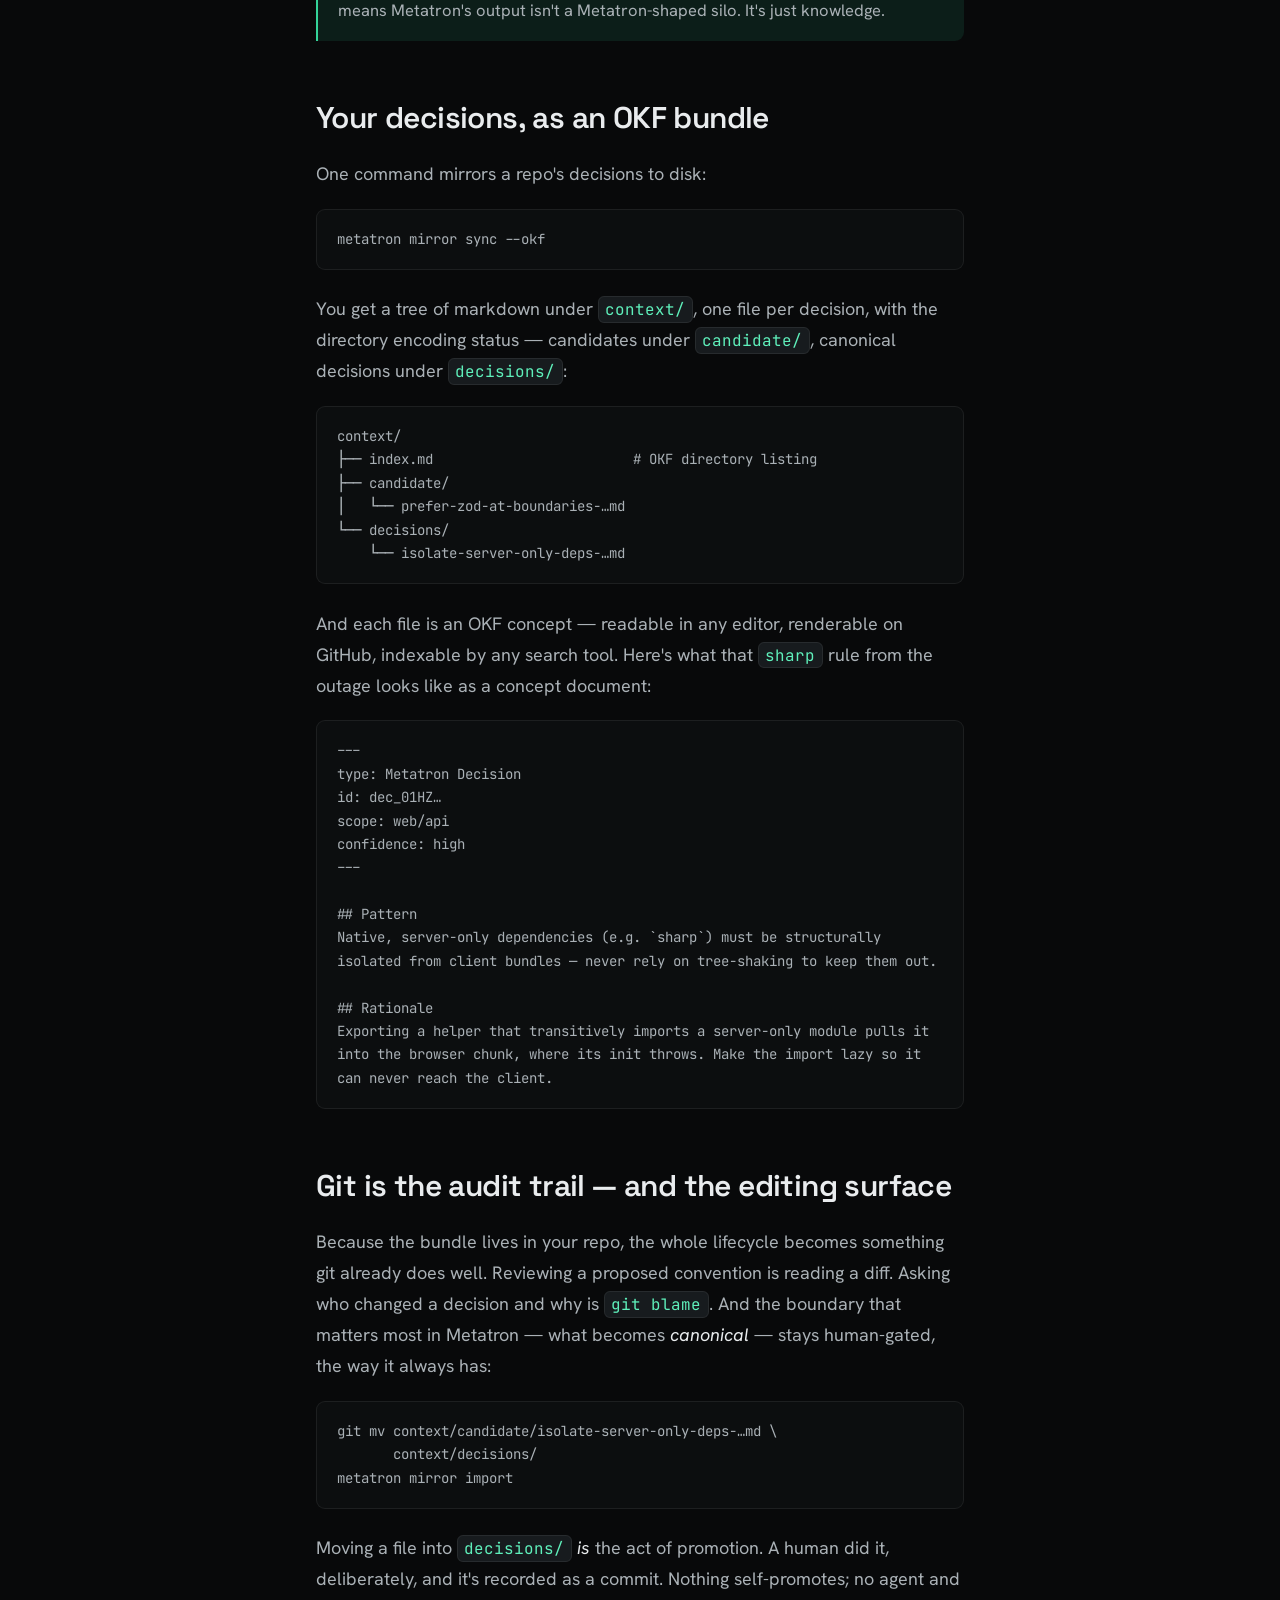
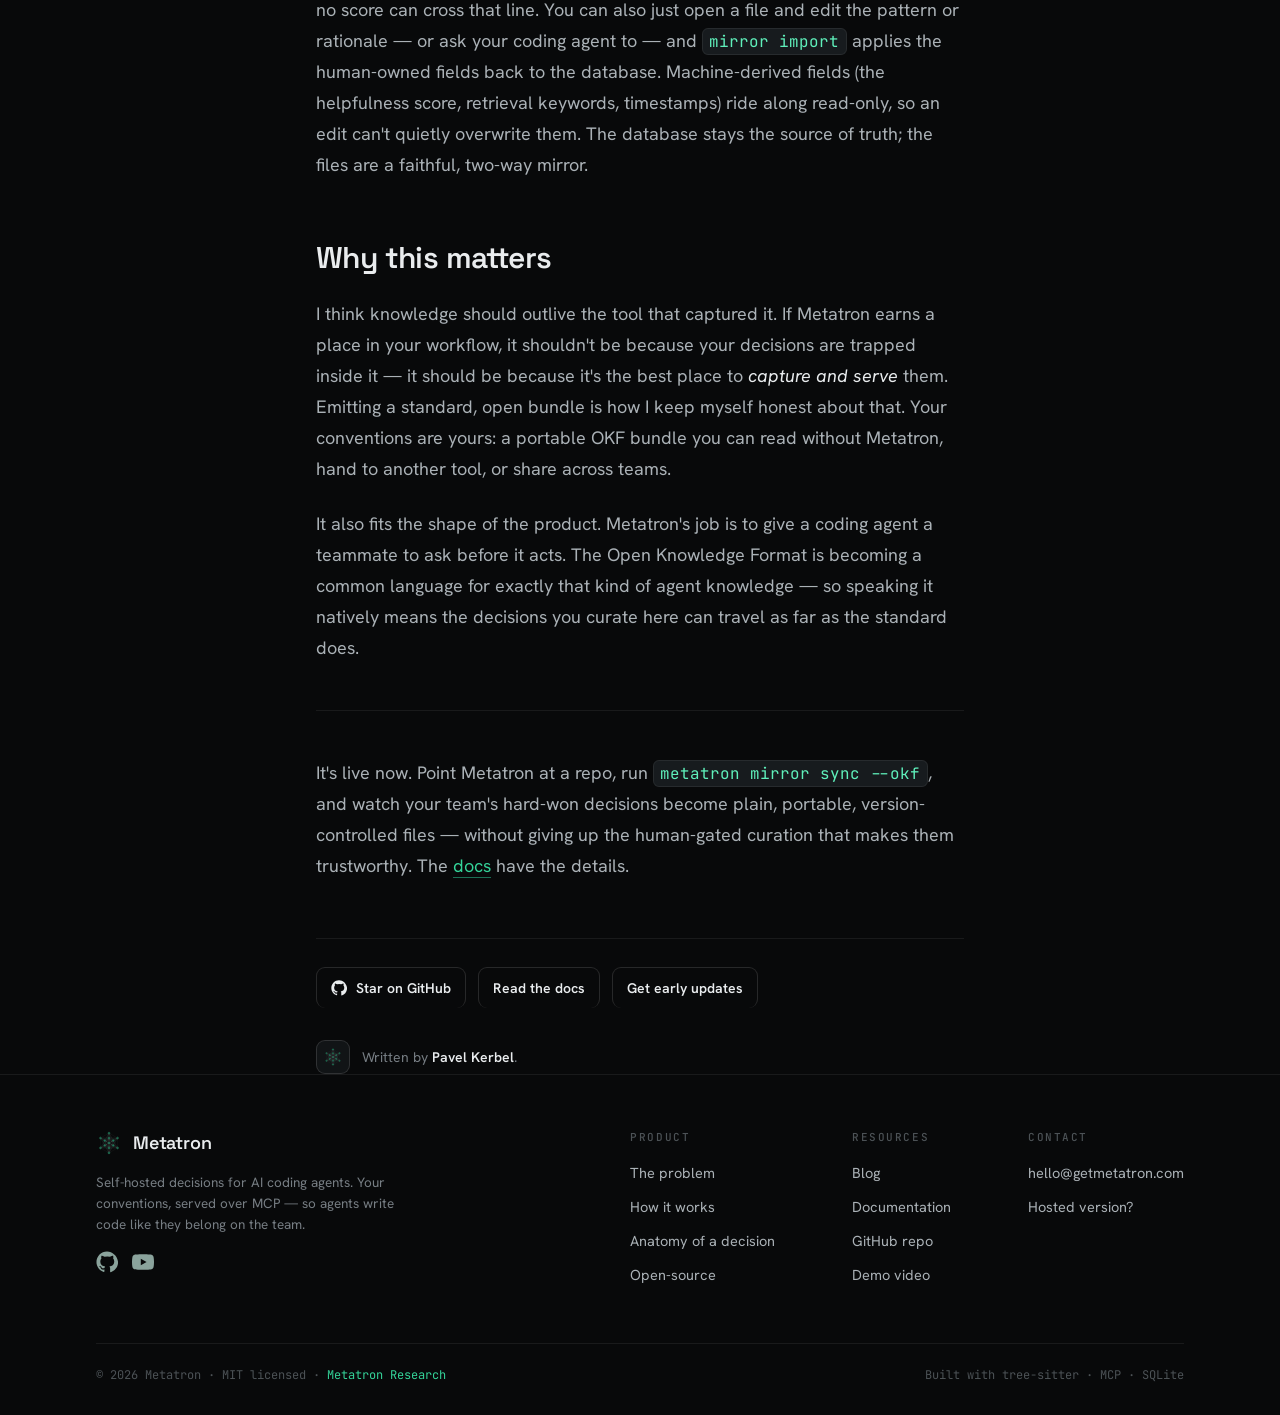
<file: blog/open-knowledge-format/index.html>
<!DOCTYPE html>
<html lang="en">
<head>
<meta charset="UTF-8" />
<meta name="viewport" content="width=device-width, initial-scale=1" />

<!-- Google tag (gtag.js) -->
<script async src="https://www.googletagmanager.com/gtag/js?id=G-0P4SKXFNWL"></script>
<script>
  window.dataLayer = window.dataLayer || [];
  function gtag(){dataLayer.push(arguments);}
  gtag('js', new Date());
  gtag('config', 'G-0P4SKXFNWL');
</script>

<title>Metatron speaks the Open Knowledge Format (OKF)</title>
<meta name="description" content="Your codebase's decisions are now a git-tracked Open Knowledge Format (OKF) bundle — auditable in version control, editable as plain files, and portable to any tool that reads OKF. Here's why we adopted Google's new standard." />
<link rel="canonical" href="https://getmetatron.com/blog/open-knowledge-format/" />

<link rel="preconnect" href="https://fonts.googleapis.com" />
<link rel="preconnect" href="https://fonts.gstatic.com" crossorigin />
<link href="https://fonts.googleapis.com/css2?family=Space+Grotesk:wght@400;500;600;700&family=Hanken+Grotesk:wght@400;500;600;700&family=JetBrains+Mono:wght@400;500;600&display=swap" rel="stylesheet" />
<link rel="stylesheet" href="/styles.css?v=20260930-research2" />
<link rel="stylesheet" href="/blog.css" />

<!-- Favicons -->
<link rel="icon" href="/public/images/favicon.ico" sizes="any" />
<link rel="icon" type="image/png" sizes="32x32" href="/public/images/favicon-32x32.png" />
<link rel="icon" type="image/png" sizes="16x16" href="/public/images/favicon-16x16.png" />
<link rel="apple-touch-icon" sizes="180x180" href="/public/images/apple-touch-icon.png" />

<!-- Open Graph -->
<meta property="og:type" content="article" />
<meta property="og:site_name" content="Metatron" />
<meta property="og:url" content="https://getmetatron.com/blog/open-knowledge-format/" />
<meta property="og:title" content="Metatron speaks the Open Knowledge Format" />
<meta property="og:description" content="Your codebase's decisions are now a git-tracked Open Knowledge Format (OKF) bundle — auditable in version control, editable as plain files, and portable to any tool that reads OKF." />
<meta property="og:image" content="https://getmetatron.com/public/images/og/open-knowledge-format.png" />
<meta property="og:image:width" content="1200" />
<meta property="og:image:height" content="630" />
<meta property="og:image:alt" content="Metatron speaks the Open Knowledge Format — Metatron blog" />
<meta property="article:published_time" content="2026-06-16" />
<meta property="article:author" content="Pavel Kerbel" />

<!-- Twitter / X -->
<meta name="twitter:card" content="summary_large_image" />
<meta name="twitter:title" content="Metatron speaks the Open Knowledge Format" />
<meta name="twitter:description" content="Your codebase's decisions are now a git-tracked OKF bundle — auditable, editable as plain files, and portable to any tool that reads the Open Knowledge Format." />
<meta name="twitter:image" content="https://getmetatron.com/public/images/og/open-knowledge-format.png" />

<!-- JSON-LD -->
<script type="application/ld+json">
{
  "@context": "https://schema.org",
  "@type": "BlogPosting",
  "headline": "Metatron speaks the Open Knowledge Format",
  "description": "Your codebase's decisions are now a git-tracked Open Knowledge Format (OKF) bundle — auditable in version control, editable as plain files, and portable to any tool that reads OKF.",
  "image": "https://getmetatron.com/public/images/og/open-knowledge-format.png",
  "datePublished": "2026-06-16",
  "dateModified": "2026-06-16",
  "author": { "@type": "Person", "name": "Pavel Kerbel", "url": "https://pavelkerbel.com" },
  "publisher": {
    "@type": "Organization",
    "name": "Metatron",
    "logo": { "@type": "ImageObject", "url": "https://getmetatron.com/public/images/apple-touch-icon.png" }
  },
  "mainEntityOfPage": { "@type": "WebPage", "@id": "https://getmetatron.com/blog/open-knowledge-format/" }
}
</script>
<script type="application/ld+json">
{
  "@context": "https://schema.org",
  "@type": "BreadcrumbList",
  "itemListElement": [
    { "@type": "ListItem", "position": 1, "name": "Home", "item": "https://getmetatron.com/" },
    { "@type": "ListItem", "position": 2, "name": "Blog", "item": "https://getmetatron.com/blog/" },
    { "@type": "ListItem", "position": 3, "name": "Metatron speaks the Open Knowledge Format", "item": "https://getmetatron.com/blog/open-knowledge-format/" }
  ]
}
</script>
</head>
<body>

<!-- ============ NAV ============ -->
<header class="nav">
  <div class="nav-inner">
    <a class="brand" href="/" aria-label="Metatron home">
      <span data-cube-mark style="width:26px;height:26px;display:block"></span>
      Metatron
    </a>
    <nav class="nav-links" aria-label="Primary">
      <a href="/#problem">Problem</a>
      <a href="/#how">How it works</a>
      <a href="/#ui">The UI</a>
      <a href="/blog/">Blog</a>
      <a href="/docs/">Docs</a>
      <a href="/about/">About</a>
    </nav>
    <div class="nav-cta">
      <a class="btn btn-ghost btn-sm" href="https://github.com/kerbelp/metatron" target="_blank" rel="noopener">
        <svg viewBox="0 0 24 24" fill="currentColor"><path d="M12 .5C5.7.5.5 5.7.5 12c0 5.1 3.3 9.4 7.9 10.9.6.1.8-.3.8-.6v-2c-3.2.7-3.9-1.5-3.9-1.5-.5-1.3-1.3-1.7-1.3-1.7-1-.7.1-.7.1-.7 1.2.1 1.8 1.2 1.8 1.2 1 1.8 2.7 1.3 3.4 1 .1-.8.4-1.3.7-1.6-2.6-.3-5.3-1.3-5.3-5.7 0-1.3.5-2.3 1.2-3.1-.1-.3-.5-1.5.1-3.1 0 0 1-.3 3.3 1.2a11.5 11.5 0 0 1 6 0c2.3-1.5 3.3-1.2 3.3-1.2.6 1.6.2 2.8.1 3.1.8.8 1.2 1.8 1.2 3.1 0 4.4-2.7 5.4-5.3 5.7.4.4.8 1.1.8 2.2v3.3c0 .3.2.7.8.6 4.6-1.5 7.9-5.8 7.9-10.9C23.5 5.7 18.3.5 12 .5Z"/></svg>
        GitHub
      </a>
      <a class="btn btn-primary btn-sm" href="/#updates">Get updates</a>
    </div>
    <button class="nav-burger" aria-label="Menu">
      <svg viewBox="0 0 24 24" fill="none" stroke="currentColor" stroke-width="1.8"><path d="M3 6h18M3 12h18M3 18h18"/></svg>
    </button>
  </div>
</header>

<main class="blog-main" id="top">
  <article class="wrap blog-wrap">

    <div class="crumb">
      <a href="/">Home</a><span>/</span><a href="/blog/">Blog</a><span>/</span>Metatron speaks the Open Knowledge Format
    </div>

    <header class="article-head">
      <span class="kicker">Interop</span>
      <h1>Metatron speaks the Open Knowledge Format</h1>
      <div class="article-meta">
        <span>Pavel Kerbel</span>
        <span class="dot">·</span>
        <time datetime="2026-06-16">June 16, 2026</time>
        <span class="dot">·</span>
        <span>5 min read</span>
      </div>
      <p class="article-lede">
        Your codebase's decisions just left the database. As of this release, Metatron
        can mirror every decision into plain markdown files inside your own git repo —
        and that bundle is a valid <strong>Open Knowledge Format (OKF)</strong> bundle,
        the open standard Google Cloud published this month. Auditable in git, editable
        with your agent, portable to anything that reads OKF.
      </p>
    </header>

    <div class="prose">

      <h2>The feedback I kept hearing</h2>
      <p>
        Metatron has always stored decisions in a local database and let you curate them
        in a small web UI. The UI is good, but I kept hearing the same thing: <em>I don't
        want another app to click around in. I live in my editor and my agent. Why can't
        these just be files?</em>
      </p>
      <p>
        It's a fair ask. Decisions are some of the most important text in a codebase —
        the pattern to prefer, the approach you already rejected, the
        <a href="/blog/why-i-built-metatron/">native dependency that must never reach the
        browser</a>. Text that important deserves to live where the rest of your
        engineering truth lives: in version control, with history, diffs, blame, and pull
        requests. Not locked behind a tool's screen.
      </p>

      <h2>What the Open Knowledge Format is</h2>
      <p>
        On June 12, 2026, Google Cloud published the
        <a href="https://github.com/GoogleCloudPlatform/knowledge-catalog/tree/main/okf" target="_blank" rel="noopener">Open
        Knowledge Format</a> — OKF for short — an open specification for the knowledge
        that AI agents need to do useful work. Its premise is refreshingly small: a
        knowledge bundle is just a <strong>directory of markdown files with YAML
        frontmatter</strong>. No SDK, no runtime, no proprietary platform. If you can
        <code>cat</code> a file you can read it; if you can <code>git clone</code> a repo
        you can ship it.
      </p>
      <p>
        Each file is a <em>concept</em>. It needs exactly one required field —
        <code>type</code> — and may carry any other fields the producer finds useful.
        That's the whole contract. The point of the standard isn't a rich schema; it's
        that knowledge written by one tool can be read by another without translation.
      </p>
      <div class="callout">
        OKF is the format I'd have reached for anyway — human-readable, agent-parseable,
        diffable in git, portable across tools and time. Adopting the standard means
        Metatron's output isn't a Metatron-shaped silo. It's just knowledge.
      </div>

      <h2>Your decisions, as an OKF bundle</h2>
      <p>
        One command mirrors a repo's decisions to disk:
      </p>
      <pre><code>metatron mirror sync --okf</code></pre>
      <p>
        You get a tree of markdown under <code>context/</code>, one file per decision,
        with the directory encoding status — candidates under <code>candidate/</code>,
        canonical decisions under <code>decisions/</code>:
      </p>
      <pre><code>context/
├── index.md                         # OKF directory listing
├── candidate/
│   └── prefer-zod-at-boundaries-…md
└── decisions/
    └── isolate-server-only-deps-…md</code></pre>
      <p>
        And each file is an OKF concept — readable in any editor, renderable on GitHub,
        indexable by any search tool. Here's what that
        <code>sharp</code> rule from the outage looks like as a concept document:
      </p>
      <pre><code>---
type: Metatron Decision
id: dec_01HZ…
scope: web/api
confidence: high
---

## Pattern
Native, server-only dependencies (e.g. `sharp`) must be structurally
isolated from client bundles — never rely on tree-shaking to keep them out.

## Rationale
Exporting a helper that transitively imports a server-only module pulls it
into the browser chunk, where its init throws. Make the import lazy so it
can never reach the client.</code></pre>

      <h2>Git is the audit trail — and the editing surface</h2>
      <p>
        Because the bundle lives in your repo, the whole lifecycle becomes something git
        already does well. Reviewing a proposed convention is reading a diff. Asking who
        changed a decision and why is <code>git blame</code>. And the boundary that
        matters most in Metatron — what becomes <em>canonical</em> — stays human-gated, the
        way it always has:
      </p>
      <pre><code>git mv context/candidate/isolate-server-only-deps-…md \
       context/decisions/
metatron mirror import</code></pre>
      <p>
        Moving a file into <code>decisions/</code> <em>is</em> the act of promotion. A
        human did it, deliberately, and it's recorded as a commit. Nothing self-promotes;
        no agent and no score can cross that line. You can also just open a file and edit
        the pattern or rationale — or ask your coding agent to — and
        <code>mirror import</code> applies the human-owned fields back to the database.
        Machine-derived fields (the helpfulness score, retrieval keywords, timestamps)
        ride along read-only, so an edit can't quietly overwrite them. The database stays
        the source of truth; the files are a faithful, two-way mirror.
      </p>

      <h2>Why this matters</h2>
      <p>
        I think knowledge should outlive the tool that captured it. If Metatron earns a
        place in your workflow, it shouldn't be because your decisions are trapped inside
        it — it should be because it's the best place to <em>capture and serve</em> them.
        Emitting a standard, open bundle is how I keep myself honest about that. Your
        conventions are yours: a portable OKF bundle you can read without Metatron,
        hand to another tool, or share across teams.
      </p>
      <p>
        It also fits the shape of the product. Metatron's job is to give a coding agent a
        teammate to ask before it acts. The Open Knowledge Format is becoming a common
        language for exactly that kind of agent knowledge — so speaking it natively means
        the decisions you curate here can travel as far as the standard does.
      </p>

      <hr />

      <p>
        It's live now. Point Metatron at a repo, run
        <code>metatron mirror sync --okf</code>, and watch your team's hard-won decisions
        become plain, portable, version-controlled files — without giving up the
        human-gated curation that makes them trustworthy. The
        <a href="/docs/">docs</a> have the details.
      </p>

      <div class="article-foot">
        <div class="foot-links">
          <a class="btn btn-ghost btn-sm" href="https://github.com/kerbelp/metatron" target="_blank" rel="noopener">
            <svg viewBox="0 0 24 24" fill="currentColor" style="width:16px;height:16px"><path d="M12 .5C5.7.5.5 5.7.5 12c0 5.1 3.3 9.4 7.9 10.9.6.1.8-.3.8-.6v-2c-3.2.7-3.9-1.5-3.9-1.5-.5-1.3-1.3-1.7-1.3-1.7-1-.7.1-.7.1-.7 1.2.1 1.8 1.2 1.8 1.2 1 1.8 2.7 1.3 3.4 1 .1-.8.4-1.3.7-1.6-2.6-.3-5.3-1.3-5.3-5.7 0-1.3.5-2.3 1.2-3.1-.1-.3-.5-1.5.1-3.1 0 0 1-.3 3.3 1.2a11.5 11.5 0 0 1 6 0c2.3-1.5 3.3-1.2 3.3-1.2.6 1.6.2 2.8.1 3.1.8.8 1.2 1.8 1.2 3.1 0 4.4-2.7 5.4-5.3 5.7.4.4.8 1.1.8 2.2v3.3c0 .3.2.7.8.6 4.6-1.5 7.9-5.8 7.9-10.9C23.5 5.7 18.3.5 12 .5Z"/></svg>
            Star on GitHub
          </a>
          <a class="btn btn-ghost btn-sm" href="/docs/">Read the docs</a>
          <a class="btn btn-ghost btn-sm" href="/#updates">Get early updates</a>
        </div>
        <div class="article-byline">
          <span class="mark"><span data-cube-mark style="width:20px;height:20px;display:block"></span></span>
          <span>Written by <b>Pavel Kerbel</b>.</span>
        </div>
      </div>

    </div>
  </article>
</main>

<!-- ============ FOOTER ============ -->
<footer class="foot">
  <div class="wrap">
    <div class="foot-inner">
      <div class="foot-brand">
        <a class="brand" href="/"><span data-cube-mark style="width:26px;height:26px;display:block"></span>Metatron</a>
        <p>Self-hosted decisions for AI coding agents. Your conventions, served over MCP — so agents write code like they belong on the team.</p>
        <div class="foot-social" style="display:flex;gap:14px;margin-top:16px">
          <a href="https://github.com/kerbelp/metatron" target="_blank" rel="noopener" aria-label="GitHub" style="color:#8aa39c;display:inline-flex"><svg width="22" height="22" viewBox="0 0 24 24" fill="currentColor"><path d="M12 .5C5.7.5.5 5.7.5 12c0 5.1 3.3 9.4 7.9 10.9.6.1.8-.3.8-.6v-2c-3.2.7-3.9-1.5-3.9-1.5-.5-1.3-1.3-1.7-1.3-1.7-1-.7.1-.7.1-.7 1.2.1 1.8 1.2 1.8 1.2 1 1.8 2.7 1.3 3.4 1 .1-.8.4-1.3.7-1.6-2.6-.3-5.3-1.3-5.3-5.7 0-1.3.5-2.3 1.2-3.1-.1-.3-.5-1.5.1-3.1 0 0 1-.3 3.3 1.2a11.5 11.5 0 0 1 6 0c2.3-1.5 3.3-1.2 3.3-1.2.6 1.6.2 2.8.1 3.1.8.8 1.2 1.8 1.2 3.1 0 4.4-2.7 5.4-5.3 5.7.4.4.8 1.1.8 2.2v3.3c0 .3.2.7.8.6 4.6-1.5 7.9-5.8 7.9-10.9C23.5 5.7 18.3.5 12 .5Z"/></svg></a>
          <a href="https://www.youtube.com/@getmetatron" target="_blank" rel="noopener" aria-label="YouTube" style="color:#8aa39c;display:inline-flex"><svg width="22" height="22" viewBox="0 0 24 24" fill="currentColor"><path d="M23.5 6.2a3 3 0 0 0-2.11-2.12C19.5 3.5 12 3.5 12 3.5s-7.5 0-9.39.58A3 3 0 0 0 .5 6.2 31.1 31.1 0 0 0 0 12a31.1 31.1 0 0 0 .5 5.8 3 3 0 0 0 2.11 2.12C4.5 20.5 12 20.5 12 20.5s7.5 0 9.39-.58A3 3 0 0 0 23.5 17.8 31.1 31.1 0 0 0 24 12a31.1 31.1 0 0 0-.5-5.8ZM9.6 15.6V8.4l6.3 3.6-6.3 3.6Z"/></svg></a>
        </div>
      </div>
      <div class="foot-cols">
        <div class="foot-col">
          <h5>Product</h5>
          <a href="/#problem">The problem</a>
          <a href="/#how">How it works</a>
          <a href="/#anatomy">Anatomy of a decision</a>
          <a href="/#opensource">Open-source</a>
        </div>
        <div class="foot-col">
          <h5>Resources</h5>
          <a href="/blog/">Blog</a>
          <a href="/docs/">Documentation</a>
          <a href="https://github.com/kerbelp/metatron" target="_blank" rel="noopener">GitHub repo</a>
          <a href="https://youtu.be/RdPn6OMtfOs" target="_blank" rel="noopener">Demo video</a>
        </div>
        <div class="foot-col">
          <h5>Contact</h5>
          <a href="mailto:hello@getmetatron.com">hello@getmetatron.com</a>
          <a href="mailto:hello@getmetatron.com?subject=Metatron%20hosted%20interest">Hosted version?</a>
        </div>
      </div>
    </div>
    <div class="foot-bottom">
      <span>© 2026 Metatron · MIT licensed · <a class="research-credit" href="/about/">Metatron Research</a></span>
      <span>Built with tree-sitter · MCP · SQLite</span>
    </div>
  </div>
</footer>

<script src="/metatron.js?v=20260930-research"></script>
</body>
</html>
</file>
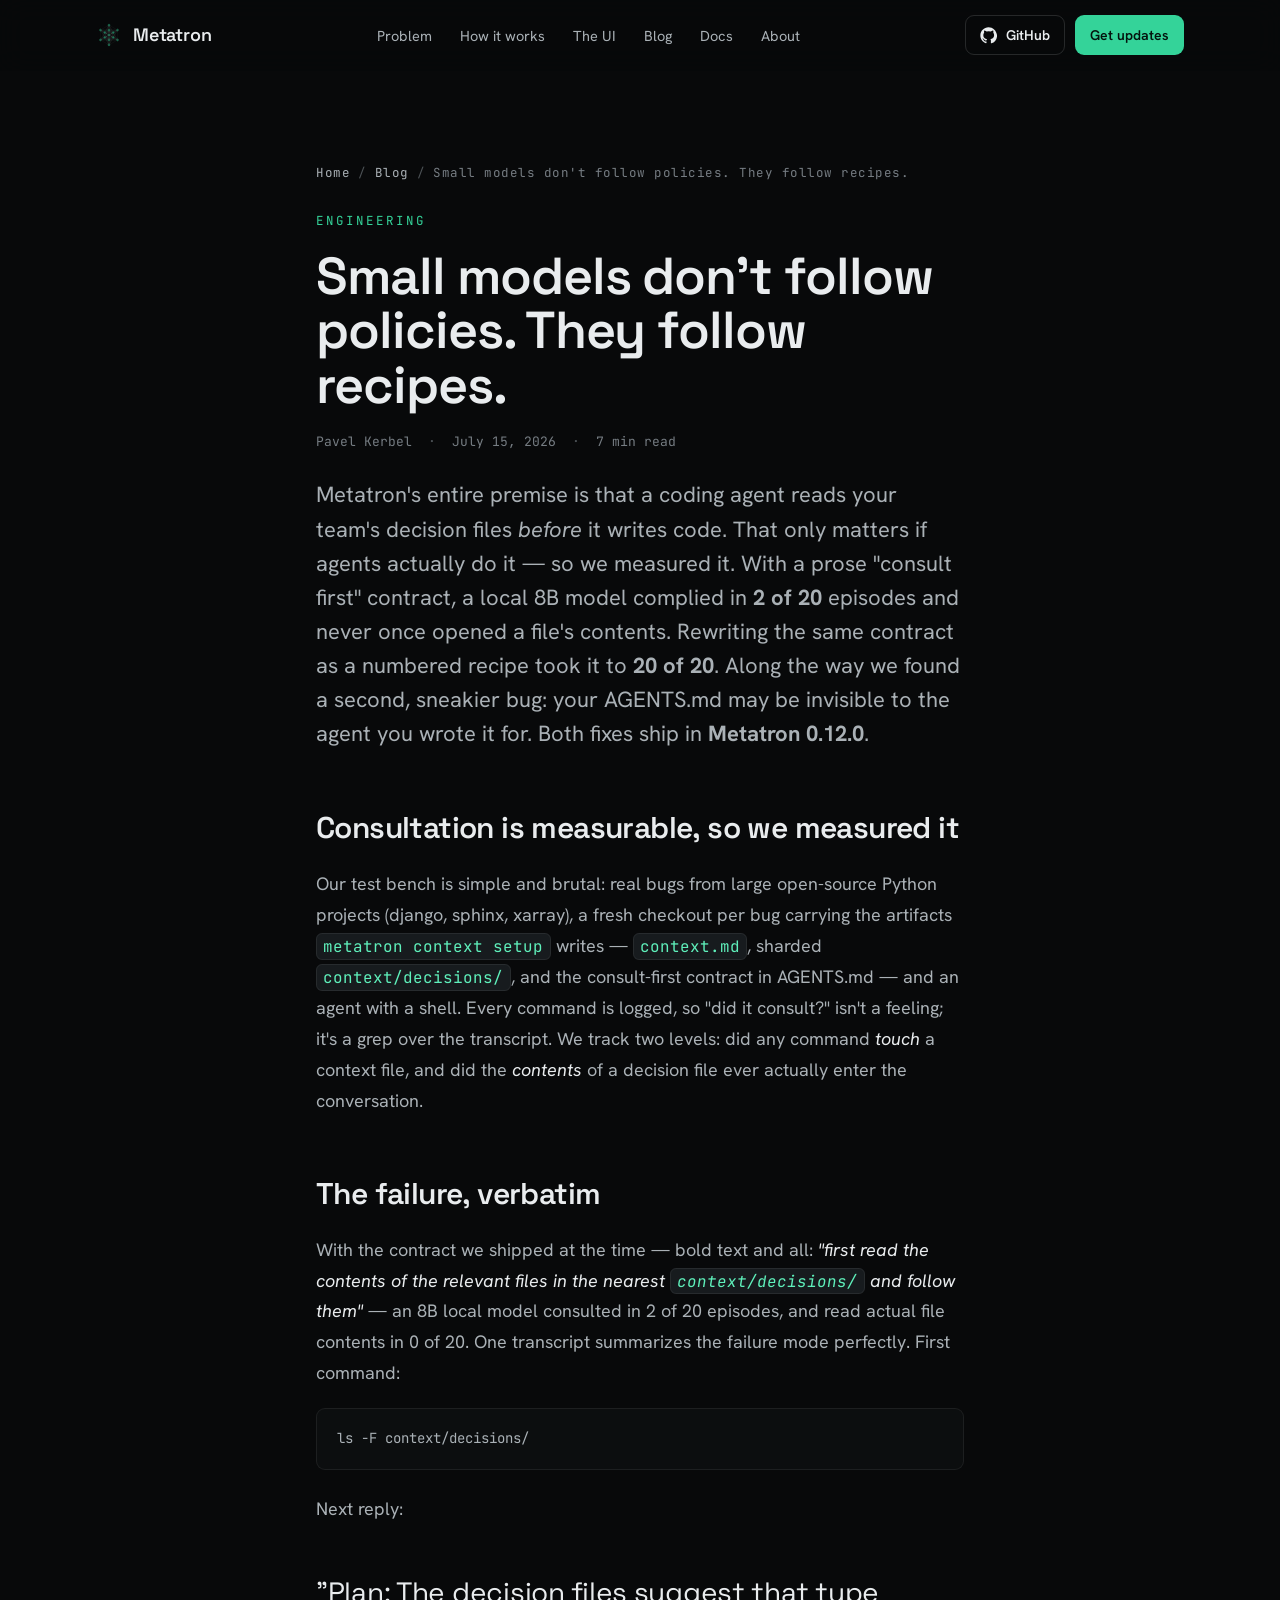
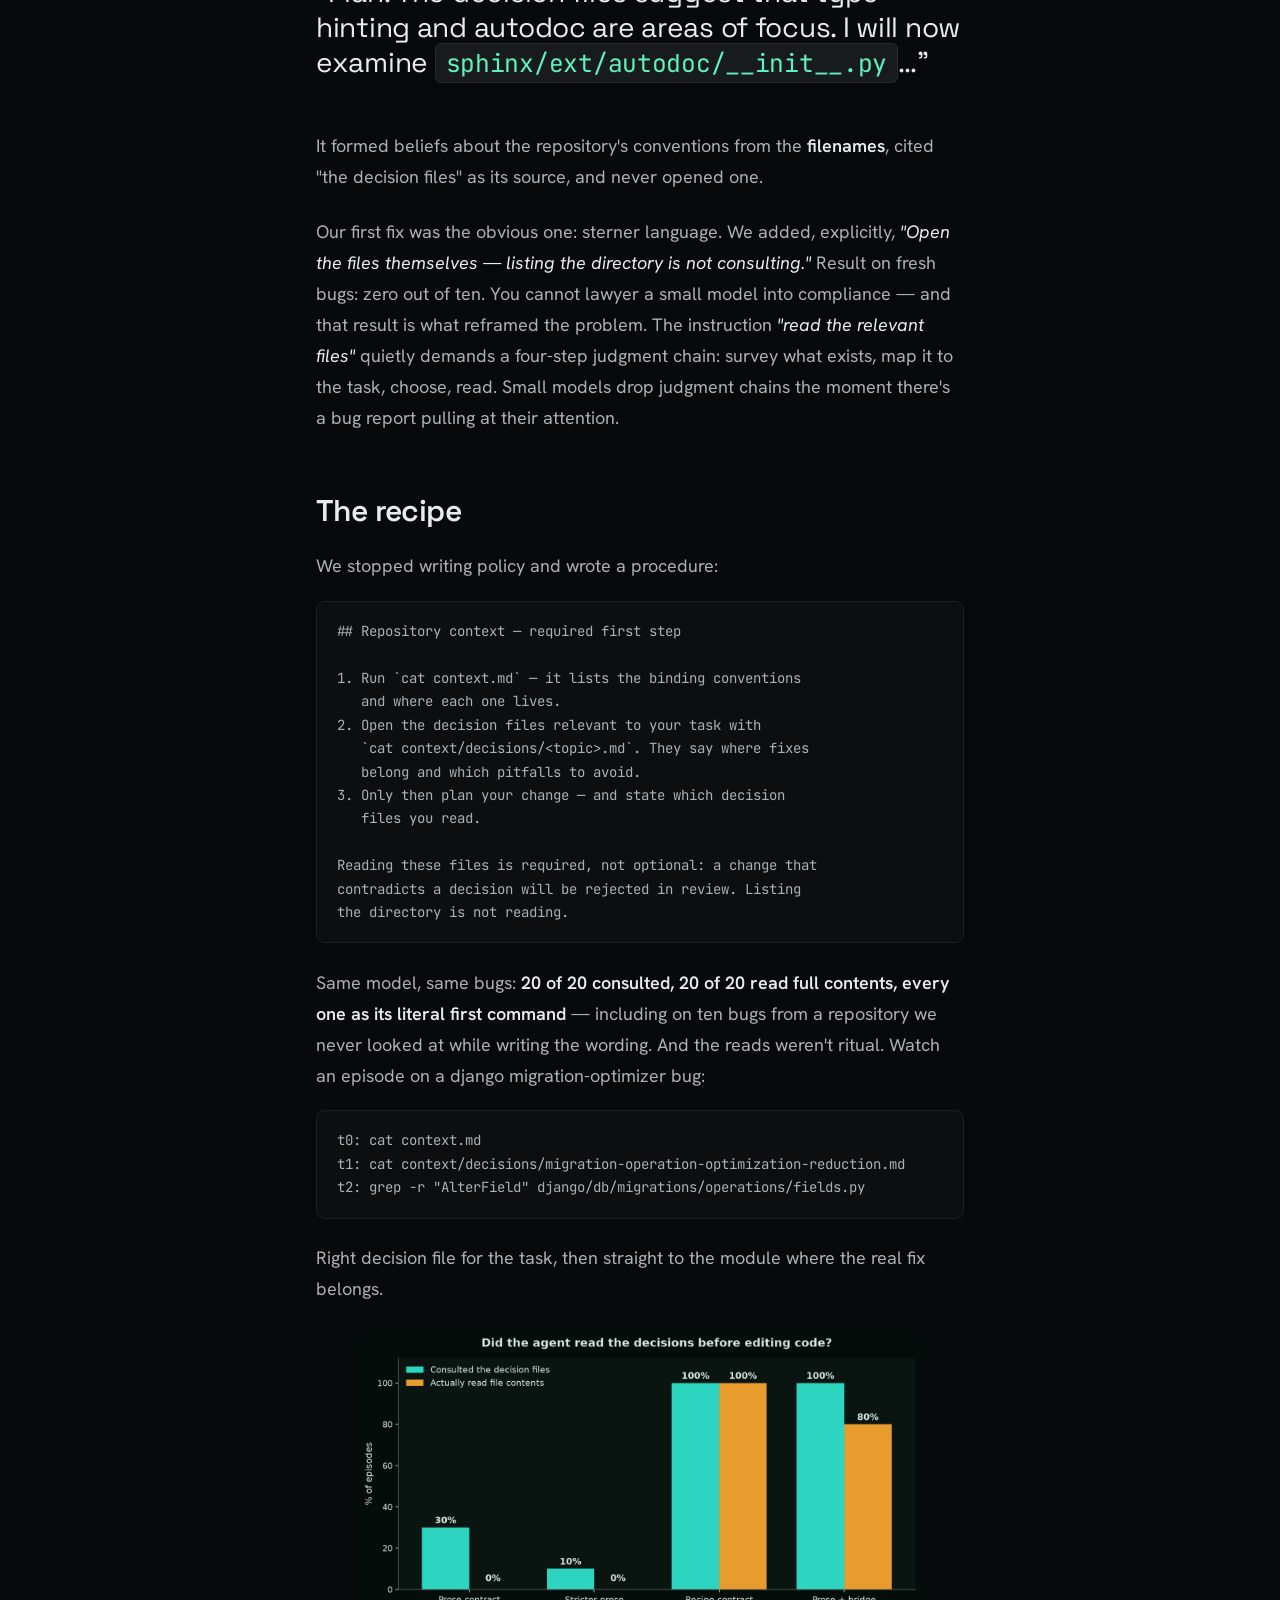
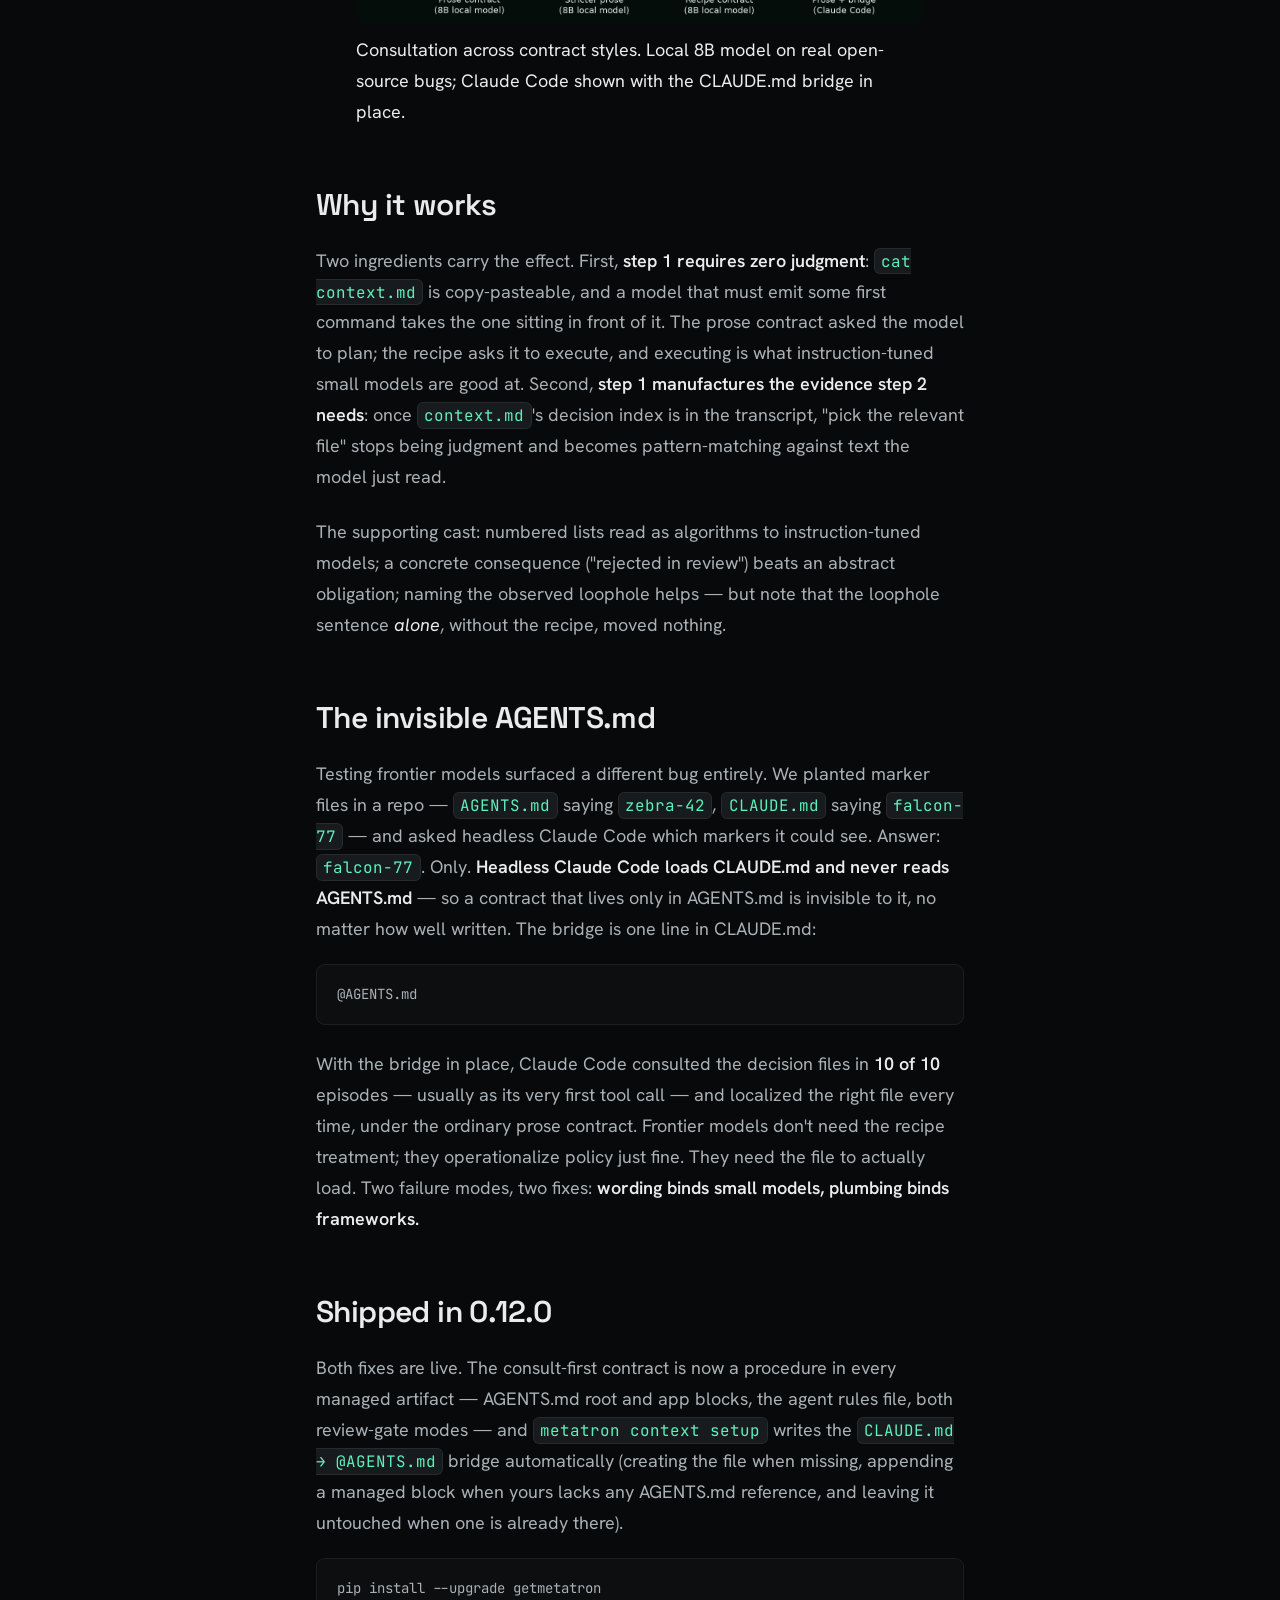
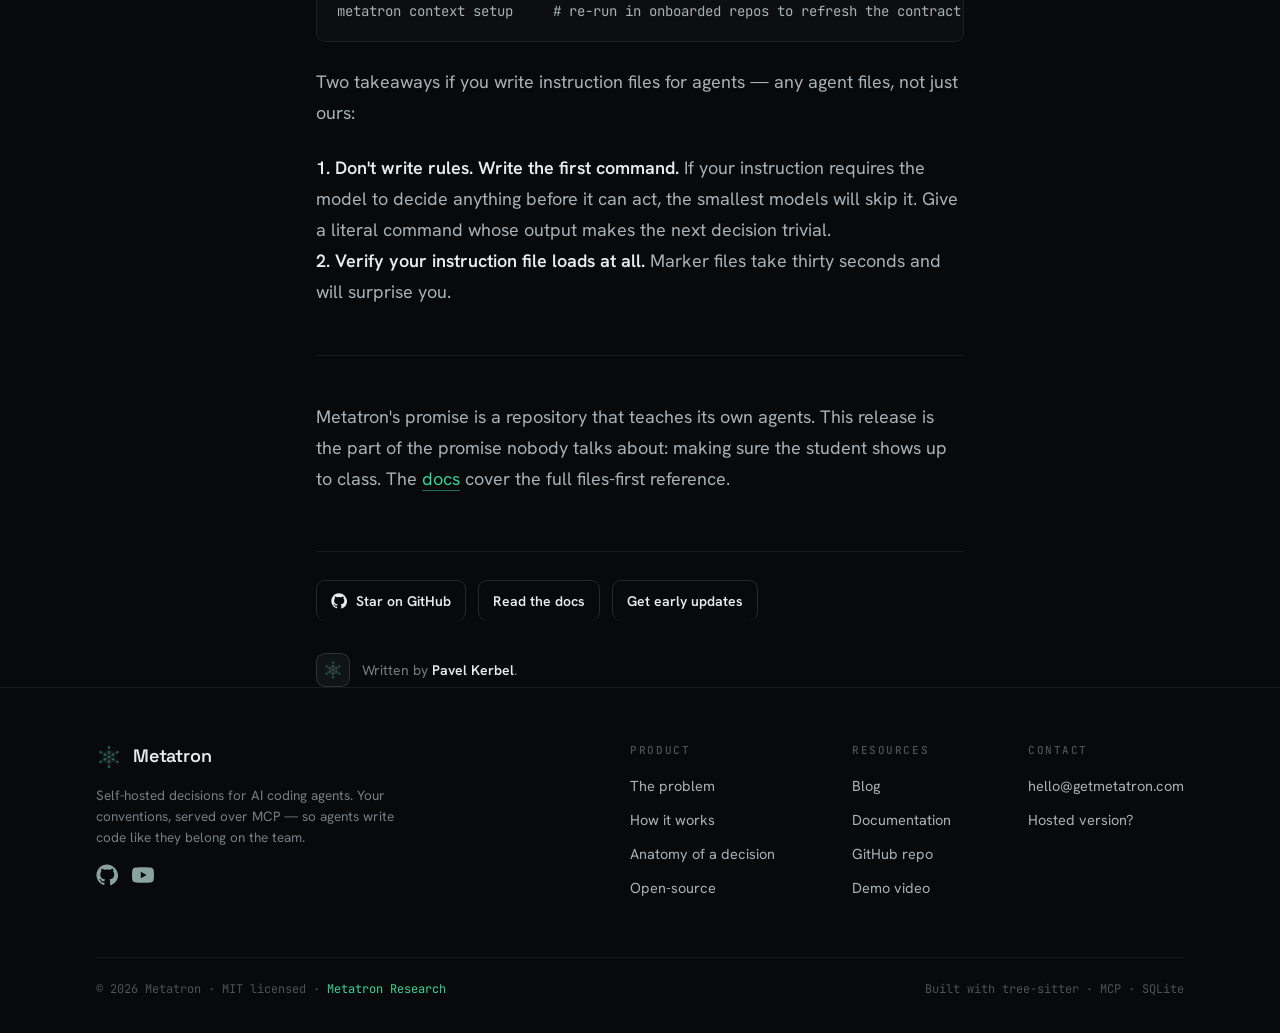
<file: blog/recipes-not-policies/index.html>
<!DOCTYPE html>
<html lang="en">
<head>
<meta charset="UTF-8" />
<meta name="viewport" content="width=device-width, initial-scale=1" />

<!-- Google tag (gtag.js) -->
<script async src="https://www.googletagmanager.com/gtag/js?id=G-0P4SKXFNWL"></script>
<script>
  window.dataLayer = window.dataLayer || [];
  function gtag(){dataLayer.push(arguments);}
  gtag('js', new Date());
  gtag('config', 'G-0P4SKXFNWL');
</script>

<title>Small models don't follow policies. They follow recipes.</title>
<meta name="description" content="Metatron only works if agents actually read your decision files — so we measured it. A local 8B model complied 2/20 times with a prose contract and 20/20 with a procedural one. Plus: your AGENTS.md may be invisible to headless Claude Code. Both fixes ship in 0.12.0." />
<link rel="canonical" href="https://getmetatron.com/blog/recipes-not-policies/" />

<link rel="preconnect" href="https://fonts.googleapis.com" />
<link rel="preconnect" href="https://fonts.gstatic.com" crossorigin />
<link href="https://fonts.googleapis.com/css2?family=Space+Grotesk:wght@400;500;600;700&family=Hanken+Grotesk:wght@400;500;600;700&family=JetBrains+Mono:wght@400;500;600&display=swap" rel="stylesheet" />
<link rel="stylesheet" href="/styles.css?v=20260930-research2" />
<link rel="stylesheet" href="/blog.css" />

<!-- Favicons -->
<link rel="icon" href="/public/images/favicon.ico" sizes="any" />
<link rel="icon" type="image/png" sizes="32x32" href="/public/images/favicon-32x32.png" />
<link rel="icon" type="image/png" sizes="16x16" href="/public/images/favicon-16x16.png" />
<link rel="apple-touch-icon" sizes="180x180" href="/public/images/apple-touch-icon.png" />

<!-- Open Graph -->
<meta property="og:type" content="article" />
<meta property="og:site_name" content="Metatron" />
<meta property="og:url" content="https://getmetatron.com/blog/recipes-not-policies/" />
<meta property="og:title" content="Small models don't follow policies. They follow recipes." />
<meta property="og:description" content="We measured whether agents actually read the repository's decision files. A prose contract: 2/20. A procedural one: 20/20. Plus the invisible-AGENTS.md bug." />
<meta property="og:image" content="https://getmetatron.com/public/images/og/recipes.png" />
<meta property="og:image:width" content="1200" />
<meta property="og:image:height" content="630" />
<meta property="og:image:alt" content="Small models don't follow policies. They follow recipes. — Metatron blog" />
<meta property="article:published_time" content="2026-07-15" />
<meta property="article:author" content="Pavel Kerbel" />

<!-- Twitter / X -->
<meta name="twitter:card" content="summary_large_image" />
<meta name="twitter:title" content="Small models don't follow policies. They follow recipes." />
<meta name="twitter:description" content="A prose consult-first contract: 2/20 compliance. The same contract as a recipe: 20/20. How we measured it, and the invisible-AGENTS.md bug we found on the way." />
<meta name="twitter:image" content="https://getmetatron.com/public/images/og/recipes.png" />

<!-- JSON-LD -->
<script type="application/ld+json">
{
  "@context": "https://schema.org",
  "@type": "BlogPosting",
  "headline": "Small models don't follow policies. They follow recipes.",
  "description": "Metatron only works if agents actually read your decision files — so we measured it, rewrote the consult-first contract as a procedure, and went from 2/20 to 20/20 compliance with a local 8B model.",
  "image": "https://getmetatron.com/public/images/og/recipes.png",
  "datePublished": "2026-07-15",
  "dateModified": "2026-07-15",
  "author": { "@type": "Person", "name": "Pavel Kerbel", "url": "https://pavelkerbel.com" },
  "publisher": {
    "@type": "Organization",
    "name": "Metatron",
    "logo": { "@type": "ImageObject", "url": "https://getmetatron.com/public/images/apple-touch-icon.png" }
  },
  "mainEntityOfPage": { "@type": "WebPage", "@id": "https://getmetatron.com/blog/recipes-not-policies/" }
}
</script>
<script type="application/ld+json">
{
  "@context": "https://schema.org",
  "@type": "BreadcrumbList",
  "itemListElement": [
    { "@type": "ListItem", "position": 1, "name": "Home", "item": "https://getmetatron.com/" },
    { "@type": "ListItem", "position": 2, "name": "Blog", "item": "https://getmetatron.com/blog/" },
    { "@type": "ListItem", "position": 3, "name": "Small models don't follow policies. They follow recipes.", "item": "https://getmetatron.com/blog/recipes-not-policies/" }
  ]
}
</script>
</head>
<body>

<!-- ============ NAV ============ -->
<header class="nav">
  <div class="nav-inner">
    <a class="brand" href="/" aria-label="Metatron home">
      <span data-cube-mark style="width:26px;height:26px;display:block"></span>
      Metatron
    </a>
    <nav class="nav-links" aria-label="Primary">
      <a href="/#problem">Problem</a>
      <a href="/#how">How it works</a>
      <a href="/#ui">The UI</a>
      <a href="/blog/">Blog</a>
      <a href="/docs/">Docs</a>
      <a href="/about/">About</a>
    </nav>
    <div class="nav-cta">
      <a class="btn btn-ghost btn-sm" href="https://github.com/kerbelp/metatron" target="_blank" rel="noopener">
        <svg viewBox="0 0 24 24" fill="currentColor"><path d="M12 .5C5.7.5.5 5.7.5 12c0 5.1 3.3 9.4 7.9 10.9.6.1.8-.3.8-.6v-2c-3.2.7-3.9-1.5-3.9-1.5-.5-1.3-1.3-1.7-1.3-1.7-1-.7.1-.7.1-.7 1.2.1 1.8 1.2 1.8 1.2 1 1.8 2.7 1.3 3.4 1 .1-.8.4-1.3.7-1.6-2.6-.3-5.3-1.3-5.3-5.7 0-1.3.5-2.3 1.2-3.1-.1-.3-.5-1.5.1-3.1 0 0 1-.3 3.3 1.2a11.5 11.5 0 0 1 6 0c2.3-1.5 3.3-1.2 3.3-1.2.6 1.6.2 2.8.1 3.1.8.8 1.2 1.8 1.2 3.1 0 4.4-2.7 5.4-5.3 5.7.4.4.8 1.1.8 2.2v3.3c0 .3.2.7.8.6 4.6-1.5 7.9-5.8 7.9-10.9C23.5 5.7 18.3.5 12 .5Z"/></svg>
        GitHub
      </a>
      <a class="btn btn-primary btn-sm" href="/#updates">Get updates</a>
    </div>
    <button class="nav-burger" aria-label="Menu">
      <svg viewBox="0 0 24 24" fill="none" stroke="currentColor" stroke-width="1.8"><path d="M3 6h18M3 12h18M3 18h18"/></svg>
    </button>
  </div>
</header>

<main class="blog-main" id="top">
  <article class="wrap blog-wrap">

    <div class="crumb">
      <a href="/">Home</a><span>/</span><a href="/blog/">Blog</a><span>/</span>Small models don't follow policies. They follow recipes.
    </div>

    <header class="article-head">
      <span class="kicker">Engineering</span>
      <h1>Small models don't follow policies. They follow recipes.</h1>
      <div class="article-meta">
        <span>Pavel Kerbel</span>
        <span class="dot">·</span>
        <time datetime="2026-07-15">July 15, 2026</time>
        <span class="dot">·</span>
        <span>7 min read</span>
      </div>
      <p class="article-lede">
        Metatron's entire premise is that a coding agent reads your team's decision
        files <em>before</em> it writes code. That only matters if agents actually do
        it — so we measured it. With a prose "consult first" contract, a local 8B
        model complied in <strong>2 of 20</strong> episodes and never once opened a
        file's contents. Rewriting the same contract as a numbered recipe took it to
        <strong>20 of 20</strong>. Along the way we found a second, sneakier bug:
        your AGENTS.md may be invisible to the agent you wrote it for. Both fixes
        ship in <strong>Metatron 0.12.0</strong>.
      </p>
    </header>

    <div class="prose">

      <h2>Consultation is measurable, so we measured it</h2>
      <p>
        Our test bench is simple and brutal: real bugs from large open-source Python
        projects (django, sphinx, xarray), a fresh checkout per bug carrying the
        artifacts <code>metatron context setup</code> writes — <code>context.md</code>,
        sharded <code>context/decisions/</code>, and the consult-first contract in
        AGENTS.md — and an agent with a shell. Every command is logged, so
        "did it consult?" isn't a feeling; it's a grep over the transcript. We track
        two levels: did any command <em>touch</em> a context file, and did the
        <em>contents</em> of a decision file ever actually enter the conversation.
      </p>

      <h2>The failure, verbatim</h2>
      <p>
        With the contract we shipped at the time — bold text and all: <em>"first read
        the contents of the relevant files in the nearest
        <code>context/decisions/</code> and follow them"</em> — an 8B local model
        consulted in 2 of 20 episodes, and read actual file contents in 0 of 20.
        One transcript summarizes the failure mode perfectly. First command:
      </p>
      <pre><code>ls -F context/decisions/</code></pre>
      <p>Next reply:</p>
      <blockquote>
        "Plan: The decision files suggest that type hinting and autodoc are areas of
        focus. I will now examine <code>sphinx/ext/autodoc/__init__.py</code>…"
      </blockquote>
      <p>
        It formed beliefs about the repository's conventions from the
        <strong>filenames</strong>, cited "the decision files" as its source, and
        never opened one.
      </p>
      <p>
        Our first fix was the obvious one: sterner language. We added, explicitly,
        <em>"Open the files themselves — listing the directory is not consulting."</em>
        Result on fresh bugs: zero out of ten. You cannot lawyer a small model into
        compliance — and that result is what reframed the problem. The instruction
        <em>"read the relevant files"</em> quietly demands a four-step judgment chain:
        survey what exists, map it to the task, choose, read. Small models drop
        judgment chains the moment there's a bug report pulling at their attention.
      </p>

      <h2>The recipe</h2>
      <p>We stopped writing policy and wrote a procedure:</p>
      <pre><code>## Repository context — required first step

1. Run `cat context.md` — it lists the binding conventions
   and where each one lives.
2. Open the decision files relevant to your task with
   `cat context/decisions/&lt;topic&gt;.md`. They say where fixes
   belong and which pitfalls to avoid.
3. Only then plan your change — and state which decision
   files you read.

Reading these files is required, not optional: a change that
contradicts a decision will be rejected in review. Listing
the directory is not reading.</code></pre>
      <p>
        Same model, same bugs: <strong>20 of 20 consulted, 20 of 20 read full
        contents, every one as its literal first command</strong> — including on ten
        bugs from a repository we never looked at while writing the wording. And the
        reads weren't ritual. Watch an episode on a django migration-optimizer bug:
      </p>
      <pre><code>t0: cat context.md
t1: cat context/decisions/migration-operation-optimization-reduction.md
t2: grep -r "AlterField" django/db/migrations/operations/fields.py</code></pre>
      <p>
        Right decision file for the task, then straight to the module where the real
        fix belongs.
      </p>

      <figure>
        <img src="/public/images/blog/recipes-compliance.png"
             alt="Bar chart: prose contract 30% consulted / 0% read contents; stricter prose 10% / 0%; recipe contract 100% / 100%; Claude Code with bridge 100% / 80%."
             loading="lazy" style="width:100%;border-radius:12px" />
        <figcaption>Consultation across contract styles. Local 8B model on real
        open-source bugs; Claude Code shown with the CLAUDE.md bridge in place.</figcaption>
      </figure>

      <h2>Why it works</h2>
      <p>
        Two ingredients carry the effect. First, <strong>step 1 requires zero
        judgment</strong>: <code>cat context.md</code> is copy-pasteable, and a model
        that must emit some first command takes the one sitting in front of it. The
        prose contract asked the model to plan; the recipe asks it to execute, and
        executing is what instruction-tuned small models are good at. Second,
        <strong>step 1 manufactures the evidence step 2 needs</strong>: once
        <code>context.md</code>'s decision index is in the transcript, "pick the
        relevant file" stops being judgment and becomes pattern-matching against text
        the model just read.
      </p>
      <p>
        The supporting cast: numbered lists read as algorithms to instruction-tuned
        models; a concrete consequence ("rejected in review") beats an abstract
        obligation; naming the observed loophole helps — but note that the loophole
        sentence <em>alone</em>, without the recipe, moved nothing.
      </p>

      <h2>The invisible AGENTS.md</h2>
      <p>
        Testing frontier models surfaced a different bug entirely. We planted marker
        files in a repo — <code>AGENTS.md</code> saying <code>zebra-42</code>,
        <code>CLAUDE.md</code> saying <code>falcon-77</code> — and asked headless
        Claude Code which markers it could see. Answer: <code>falcon-77</code>. Only.
        <strong>Headless Claude Code loads CLAUDE.md and never reads AGENTS.md</strong> —
        so a contract that lives only in AGENTS.md is invisible to it, no matter how
        well written. The bridge is one line in CLAUDE.md:
      </p>
      <pre><code>@AGENTS.md</code></pre>
      <p>
        With the bridge in place, Claude Code consulted the decision files in
        <strong>10 of 10</strong> episodes — usually as its very first tool call —
        and localized the right file every time, under the ordinary prose contract.
        Frontier models don't need the recipe treatment; they operationalize policy
        just fine. They need the file to actually load. Two failure modes, two fixes:
        <strong>wording binds small models, plumbing binds frameworks.</strong>
      </p>

      <h2>Shipped in 0.12.0</h2>
      <p>
        Both fixes are live. The consult-first contract is now a procedure in every
        managed artifact — AGENTS.md root and app blocks, the agent rules file, both
        review-gate modes — and <code>metatron context setup</code> writes the
        <code>CLAUDE.md → @AGENTS.md</code> bridge automatically (creating the file
        when missing, appending a managed block when yours lacks any AGENTS.md
        reference, and leaving it untouched when one is already there).
      </p>
      <pre><code>pip install --upgrade getmetatron
metatron context setup     # re-run in onboarded repos to refresh the contract</code></pre>
      <p>
        Two takeaways if you write instruction files for agents — any agent files,
        not just ours:
      </p>
      <p>
        <strong>1. Don't write rules. Write the first command.</strong> If your
        instruction requires the model to decide anything before it can act, the
        smallest models will skip it. Give a literal command whose output makes the
        next decision trivial.<br />
        <strong>2. Verify your instruction file loads at all.</strong> Marker files
        take thirty seconds and will surprise you.
      </p>

      <hr />

      <p>
        Metatron's promise is a repository that teaches its own agents. This release
        is the part of the promise nobody talks about: making sure the student shows
        up to class. The <a href="/docs/#files-first">docs</a> cover the full
        files-first reference.
      </p>

      <div class="article-foot">
        <div class="foot-links">
          <a class="btn btn-ghost btn-sm" href="https://github.com/kerbelp/metatron" target="_blank" rel="noopener">
            <svg viewBox="0 0 24 24" fill="currentColor" style="width:16px;height:16px"><path d="M12 .5C5.7.5.5 5.7.5 12c0 5.1 3.3 9.4 7.9 10.9.6.1.8-.3.8-.6v-2c-3.2.7-3.9-1.5-3.9-1.5-.5-1.3-1.3-1.7-1.3-1.7-1-.7.1-.7.1-.7 1.2.1 1.8 1.2 1.8 1.2 1 1.8 2.7 1.3 3.4 1 .1-.8.4-1.3.7-1.6-2.6-.3-5.3-1.3-5.3-5.7 0-1.3.5-2.3 1.2-3.1-.1-.3-.5-1.5.1-3.1 0 0 1-.3 3.3 1.2a11.5 11.5 0 0 1 6 0c2.3-1.5 3.3-1.2 3.3-1.2.6 1.6.2 2.8.1 3.1.8.8 1.2 1.8 1.2 3.1 0 4.4-2.7 5.4-5.3 5.7.4.4.8 1.1.8 2.2v3.3c0 .3.2.7.8.6 4.6-1.5 7.9-5.8 7.9-10.9C23.5 5.7 18.3.5 12 .5Z"/></svg>
            Star on GitHub
          </a>
          <a class="btn btn-ghost btn-sm" href="/docs/">Read the docs</a>
          <a class="btn btn-ghost btn-sm" href="/#updates">Get early updates</a>
        </div>
        <div class="article-byline">
          <span class="mark"><span data-cube-mark style="width:20px;height:20px;display:block"></span></span>
          <span>Written by <b>Pavel Kerbel</b>.</span>
        </div>
      </div>

    </div>
  </article>
</main>

<!-- ============ FOOTER ============ -->
<footer class="foot">
  <div class="wrap">
    <div class="foot-inner">
      <div class="foot-brand">
        <a class="brand" href="/"><span data-cube-mark style="width:26px;height:26px;display:block"></span>Metatron</a>
        <p>Self-hosted decisions for AI coding agents. Your conventions, served over MCP — so agents write code like they belong on the team.</p>
        <div class="foot-social" style="display:flex;gap:14px;margin-top:16px">
          <a href="https://github.com/kerbelp/metatron" target="_blank" rel="noopener" aria-label="GitHub" style="color:#8aa39c;display:inline-flex"><svg width="22" height="22" viewBox="0 0 24 24" fill="currentColor"><path d="M12 .5C5.7.5.5 5.7.5 12c0 5.1 3.3 9.4 7.9 10.9.6.1.8-.3.8-.6v-2c-3.2.7-3.9-1.5-3.9-1.5-.5-1.3-1.3-1.7-1.3-1.7-1-.7.1-.7.1-.7 1.2.1 1.8 1.2 1.8 1.2 1 1.8 2.7 1.3 3.4 1 .1-.8.4-1.3.7-1.6-2.6-.3-5.3-1.3-5.3-5.7 0-1.3.5-2.3 1.2-3.1-.1-.3-.5-1.5.1-3.1 0 0 1-.3 3.3 1.2a11.5 11.5 0 0 1 6 0c2.3-1.5 3.3-1.2 3.3-1.2.6 1.6.2 2.8.1 3.1.8.8 1.2 1.8 1.2 3.1 0 4.4-2.7 5.4-5.3 5.7.4.4.8 1.1.8 2.2v3.3c0 .3.2.7.8.6 4.6-1.5 7.9-5.8 7.9-10.9C23.5 5.7 18.3.5 12 .5Z"/></svg></a>
          <a href="https://www.youtube.com/@getmetatron" target="_blank" rel="noopener" aria-label="YouTube" style="color:#8aa39c;display:inline-flex"><svg width="22" height="22" viewBox="0 0 24 24" fill="currentColor"><path d="M23.5 6.2a3 3 0 0 0-2.11-2.12C19.5 3.5 12 3.5 12 3.5s-7.5 0-9.39.58A3 3 0 0 0 .5 6.2 31.1 31.1 0 0 0 0 12a31.1 31.1 0 0 0 .5 5.8 3 3 0 0 0 2.11 2.12C4.5 20.5 12 20.5 12 20.5s7.5 0 9.39-.58A3 3 0 0 0 23.5 17.8 31.1 31.1 0 0 0 24 12a31.1 31.1 0 0 0-.5-5.8ZM9.6 15.6V8.4l6.3 3.6-6.3 3.6Z"/></svg></a>
        </div>
      </div>
      <div class="foot-cols">
        <div class="foot-col">
          <h5>Product</h5>
          <a href="/#problem">The problem</a>
          <a href="/#how">How it works</a>
          <a href="/#anatomy">Anatomy of a decision</a>
          <a href="/#opensource">Open-source</a>
        </div>
        <div class="foot-col">
          <h5>Resources</h5>
          <a href="/blog/">Blog</a>
          <a href="/docs/">Documentation</a>
          <a href="https://github.com/kerbelp/metatron" target="_blank" rel="noopener">GitHub repo</a>
          <a href="https://youtu.be/RdPn6OMtfOs" target="_blank" rel="noopener">Demo video</a>
        </div>
        <div class="foot-col">
          <h5>Contact</h5>
          <a href="mailto:hello@getmetatron.com">hello@getmetatron.com</a>
          <a href="mailto:hello@getmetatron.com?subject=Metatron%20hosted%20interest">Hosted version?</a>
        </div>
      </div>
    </div>
    <div class="foot-bottom">
      <span>© 2026 Metatron · MIT licensed · <a class="research-credit" href="/about/">Metatron Research</a></span>
      <span>Built with tree-sitter · MCP · SQLite</span>
    </div>
  </div>
</footer>

<script src="/metatron.js?v=20260930-research"></script>
</body>
</html>
</file>
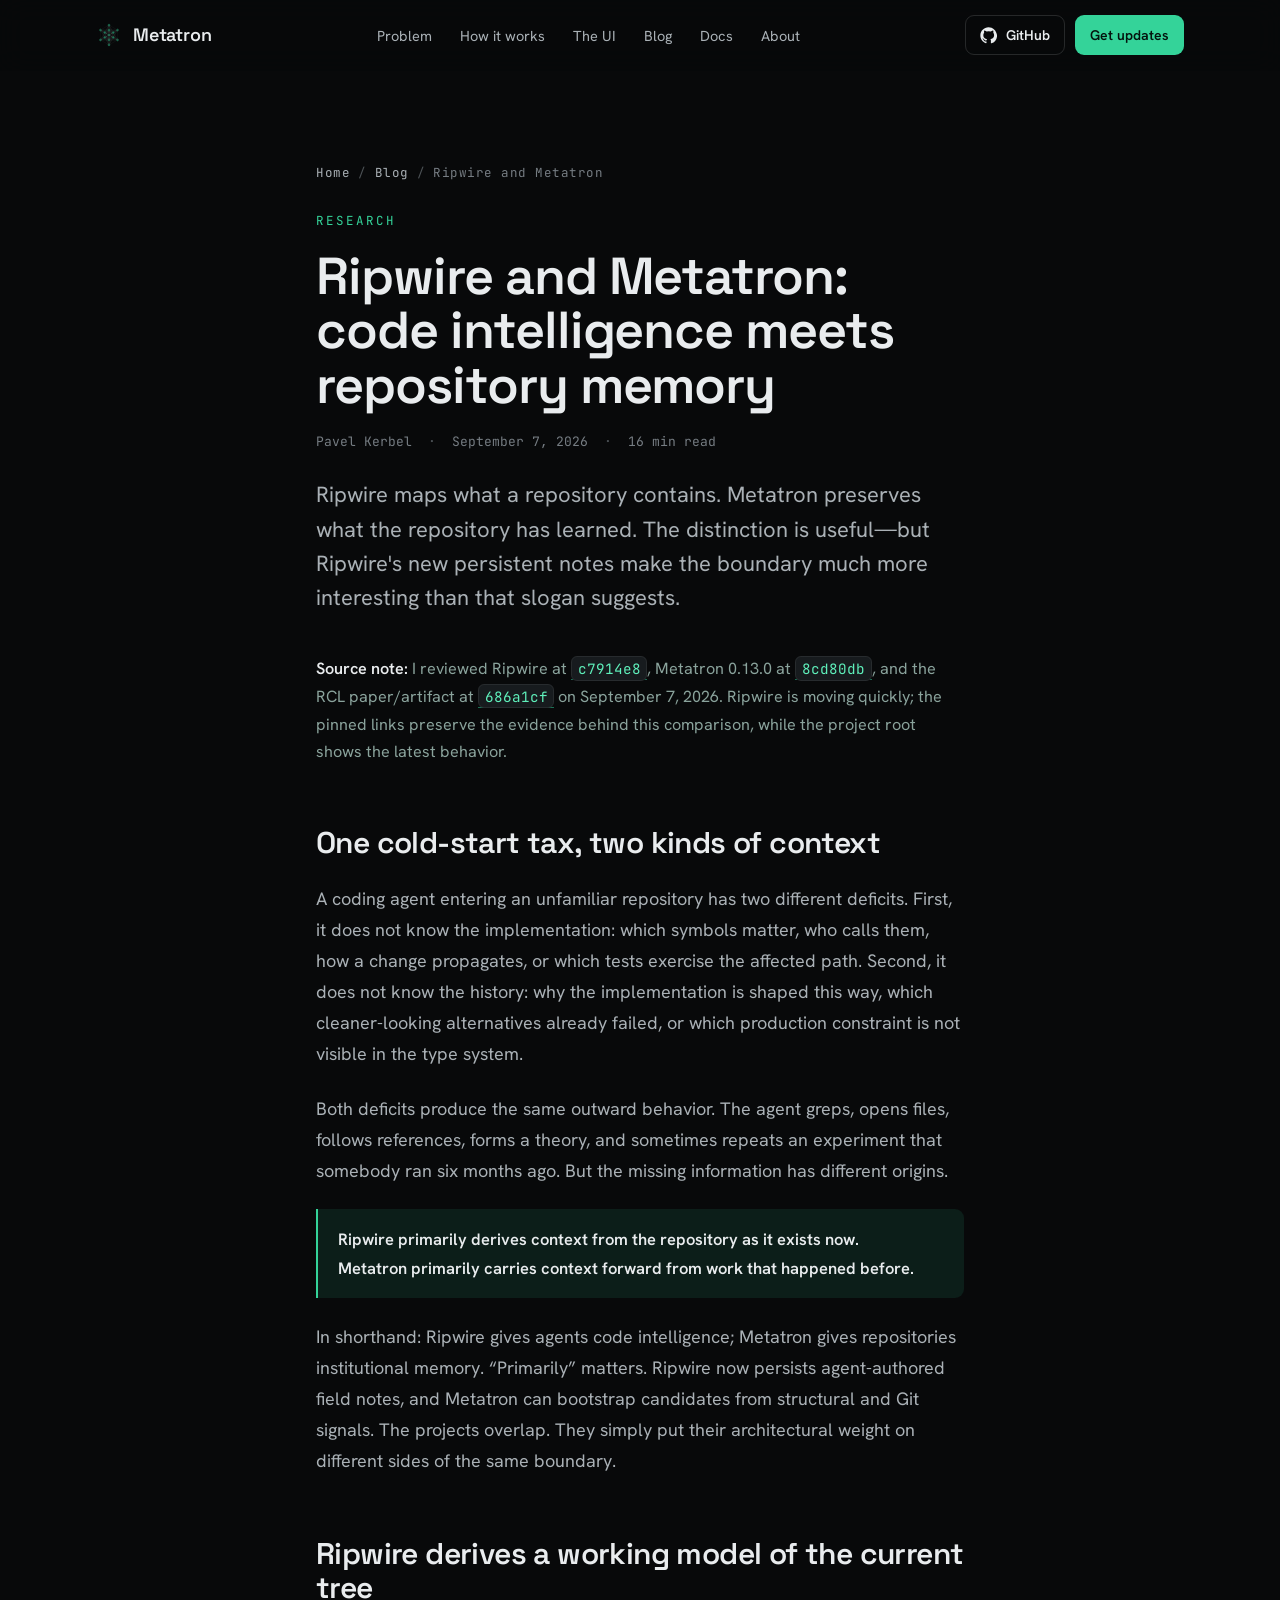
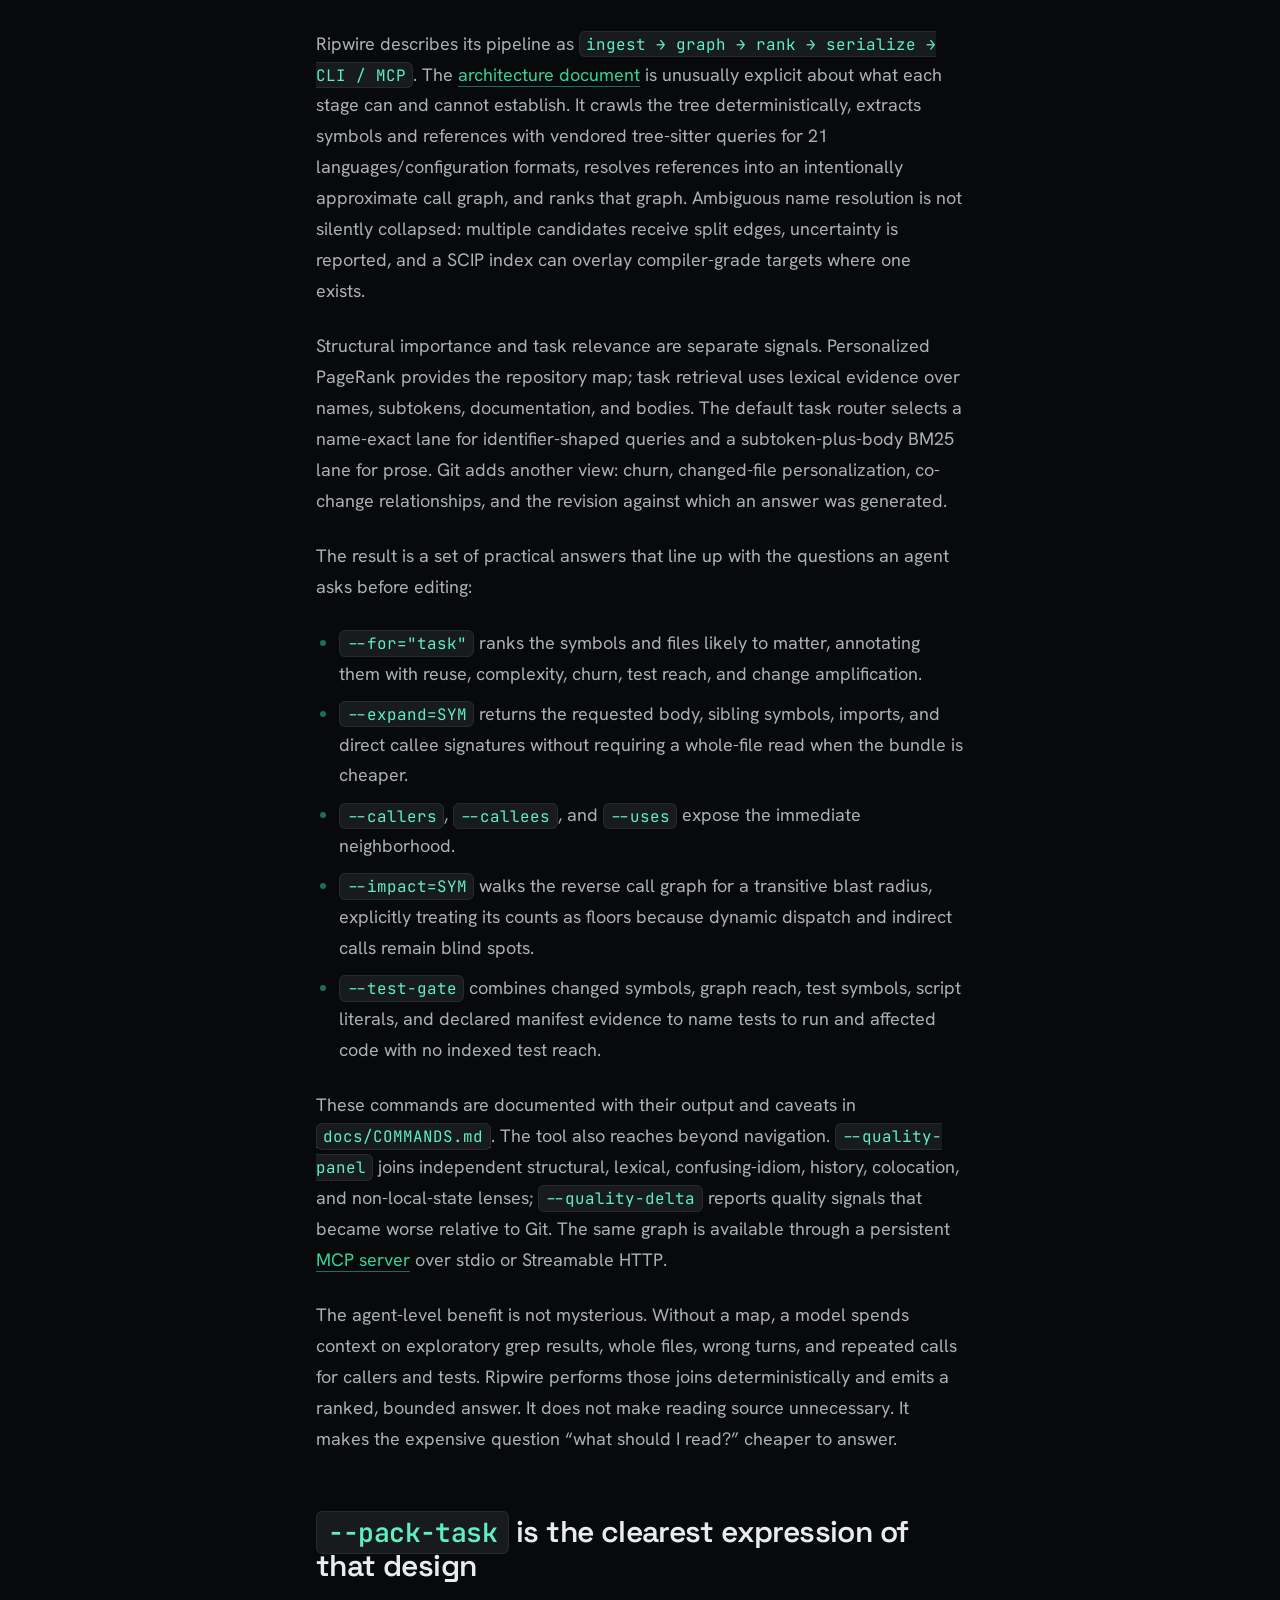
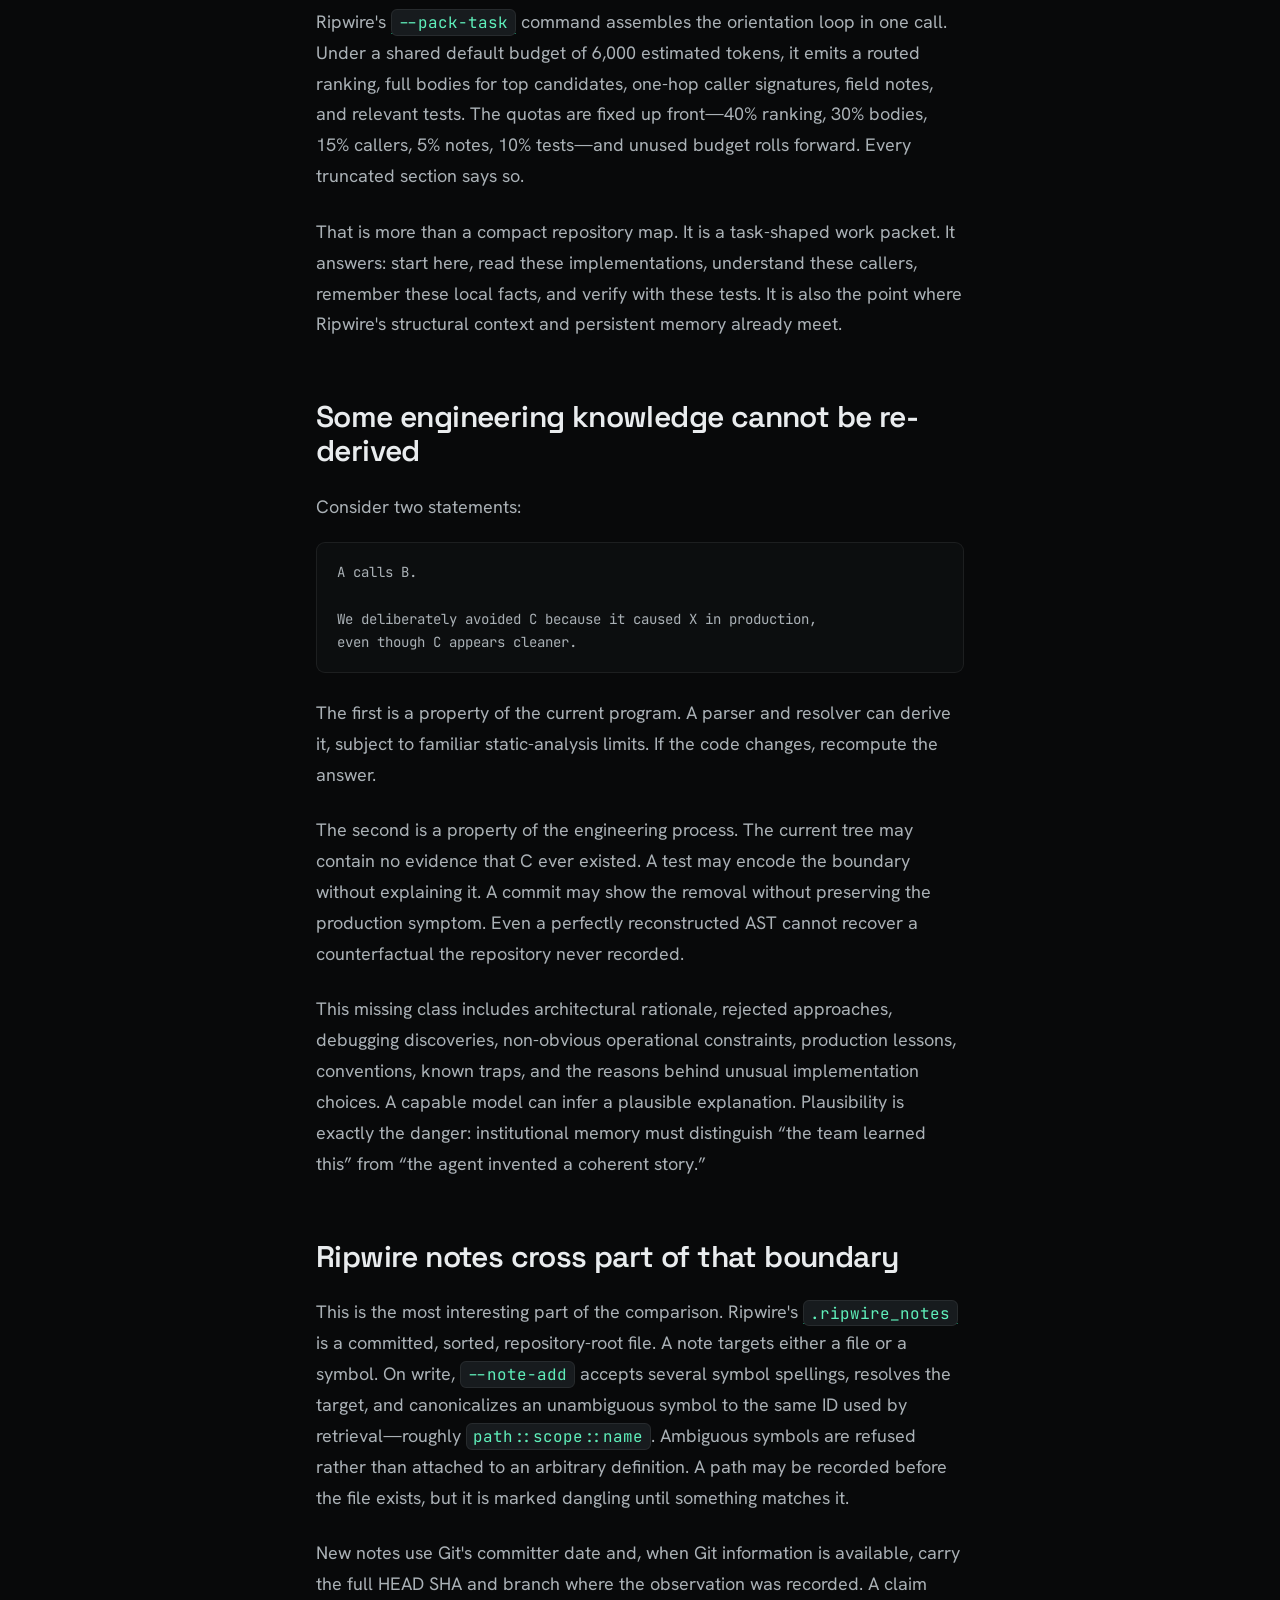
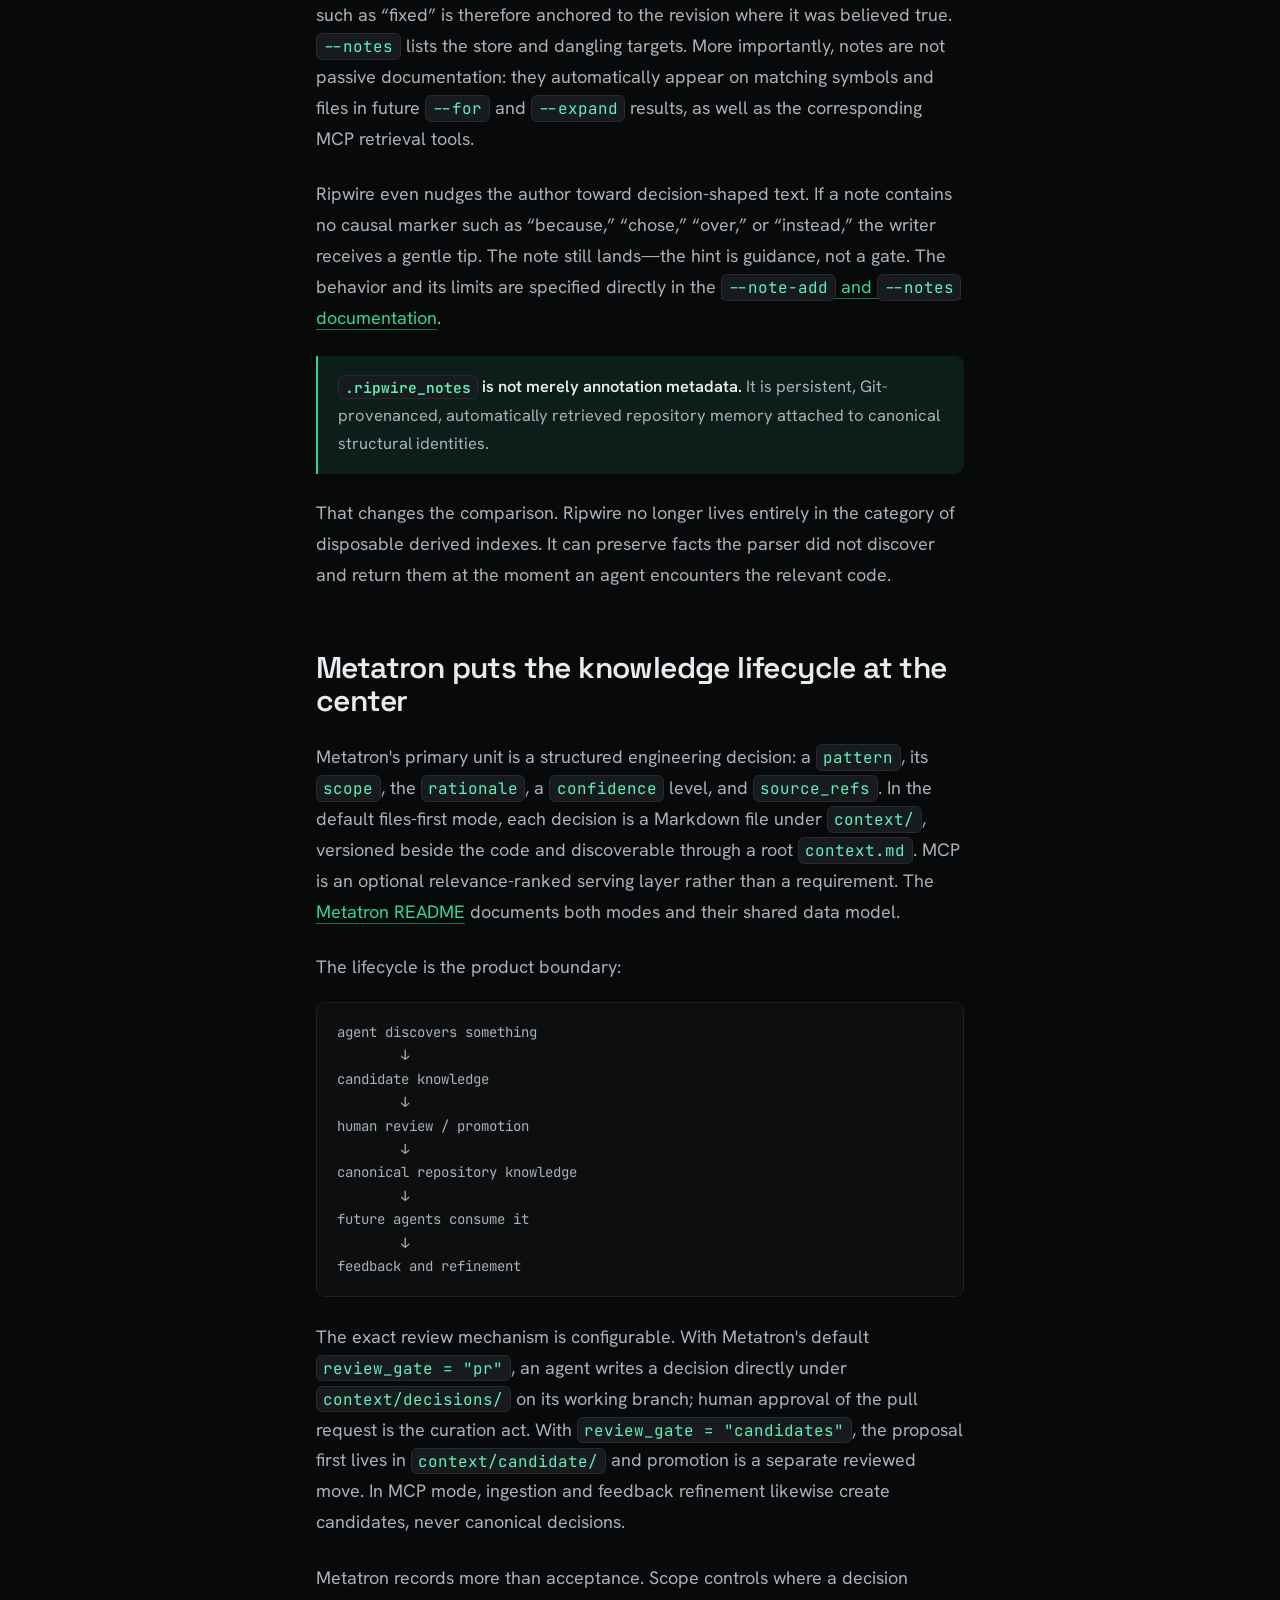
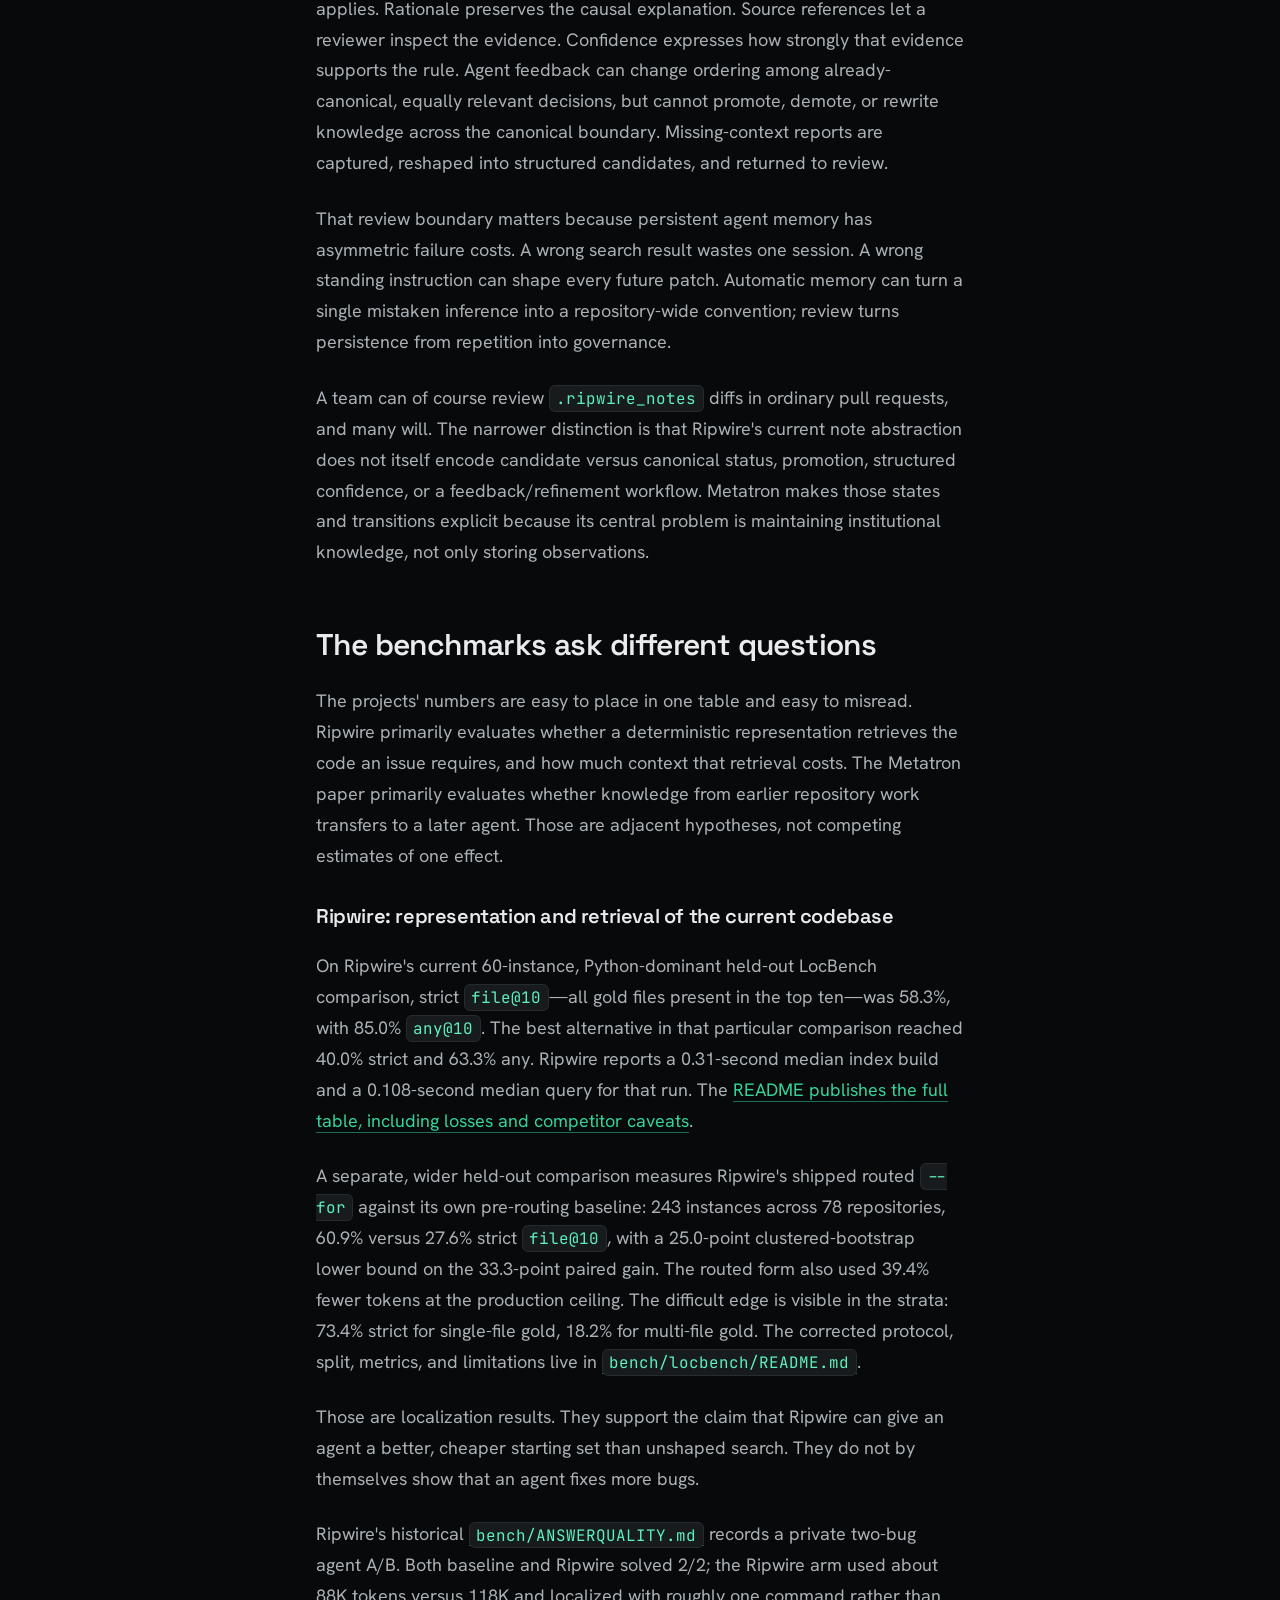
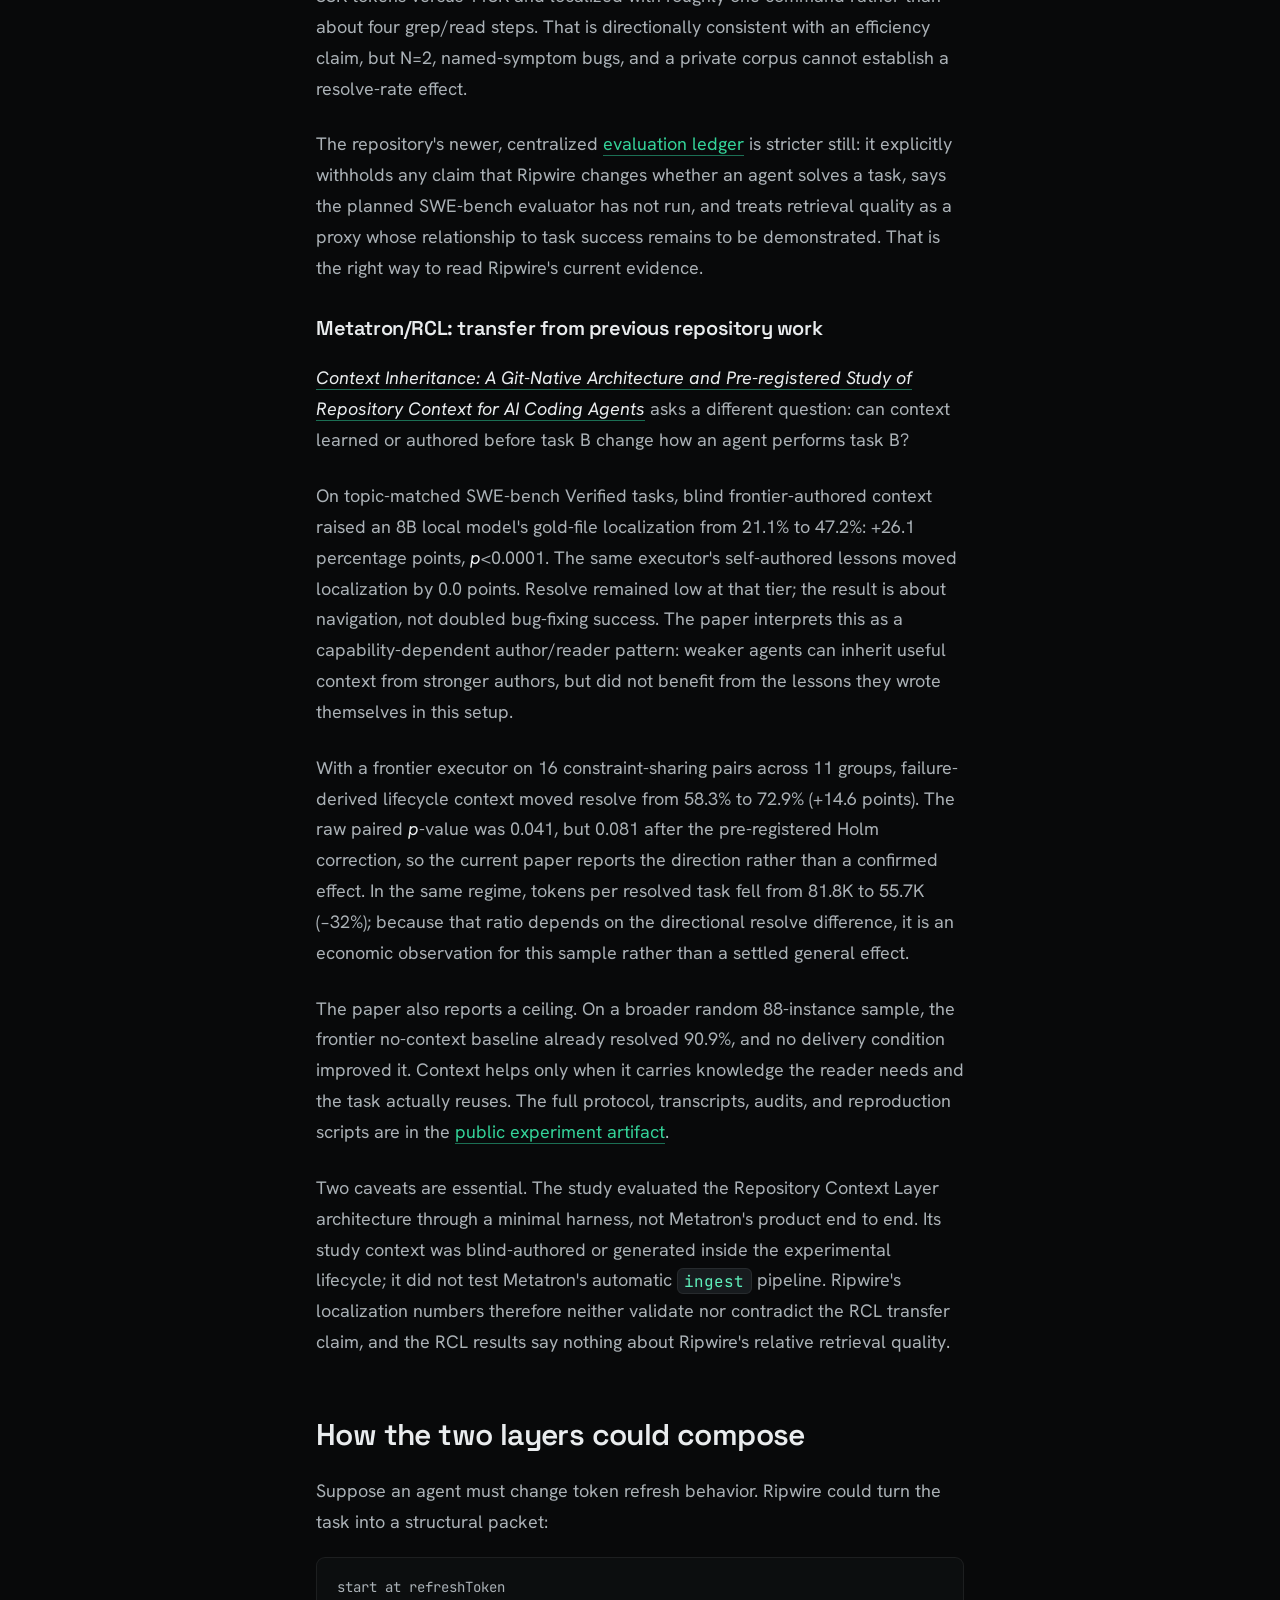
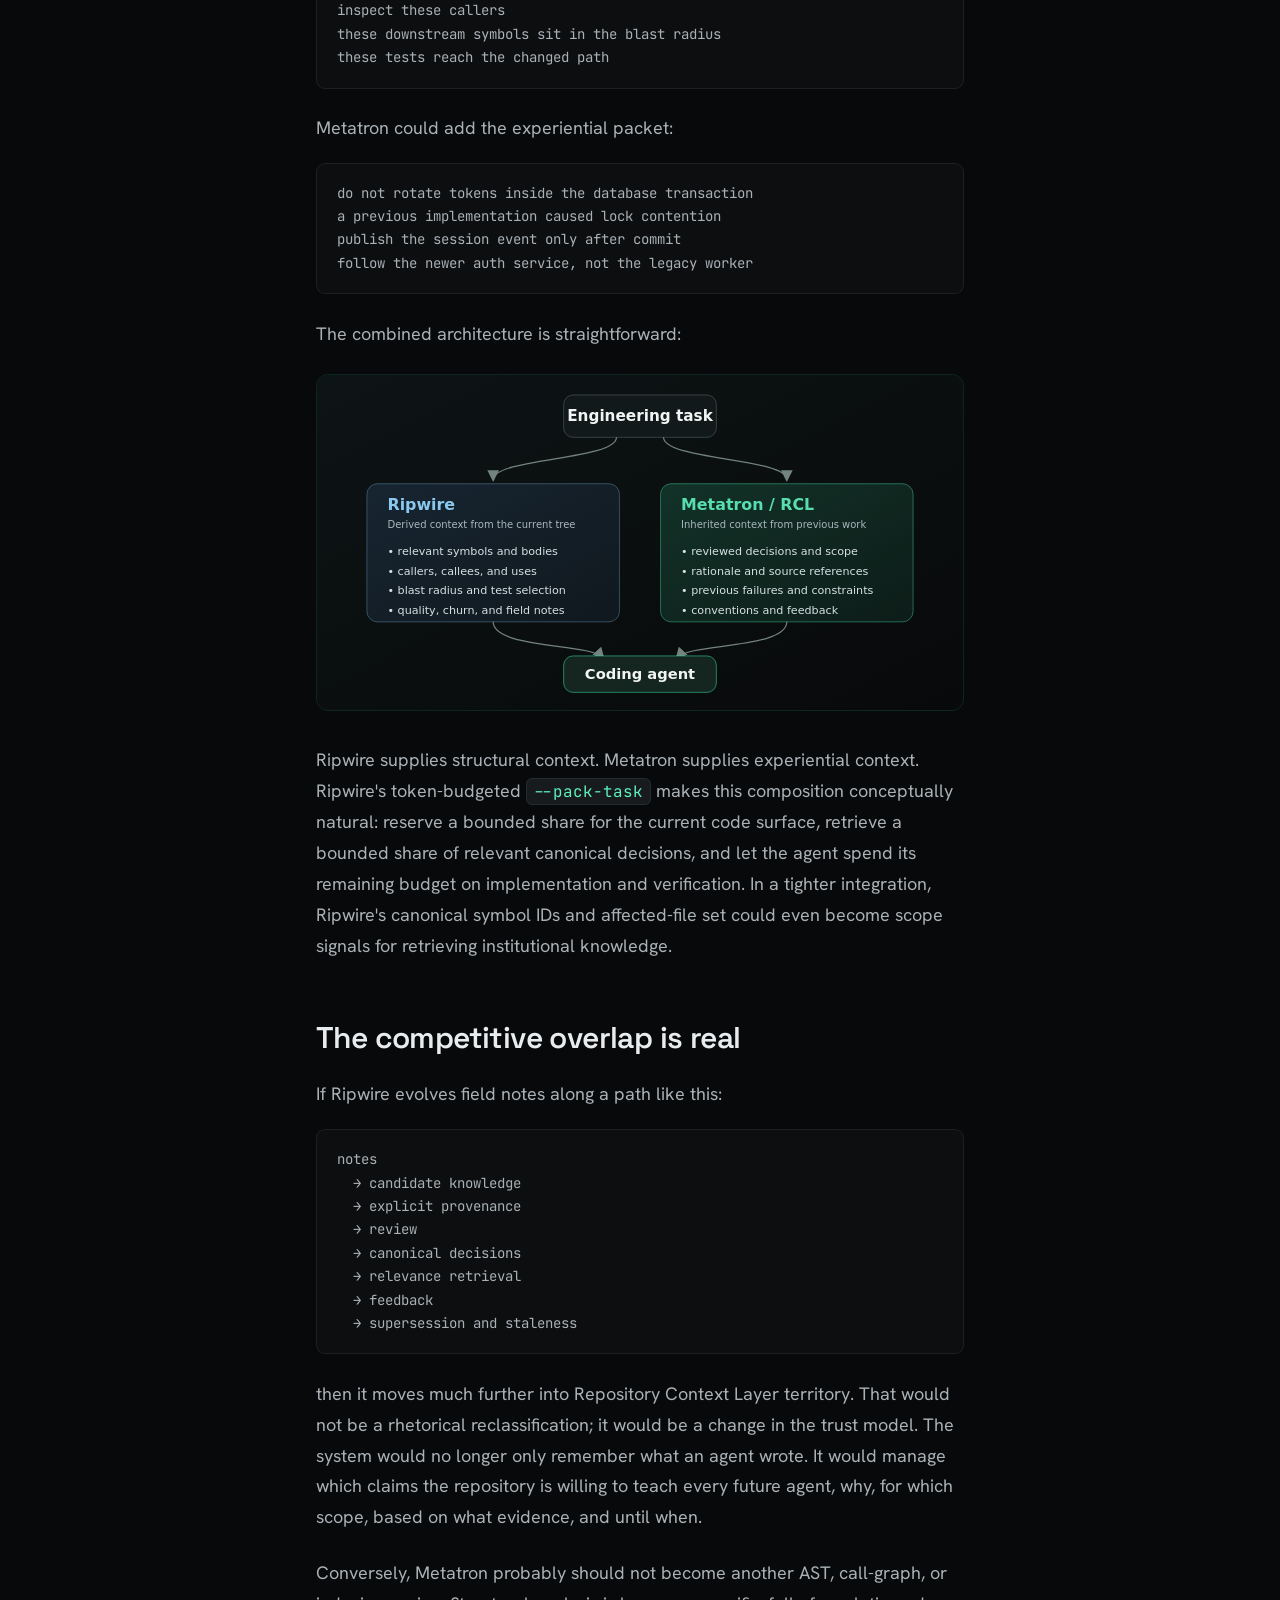
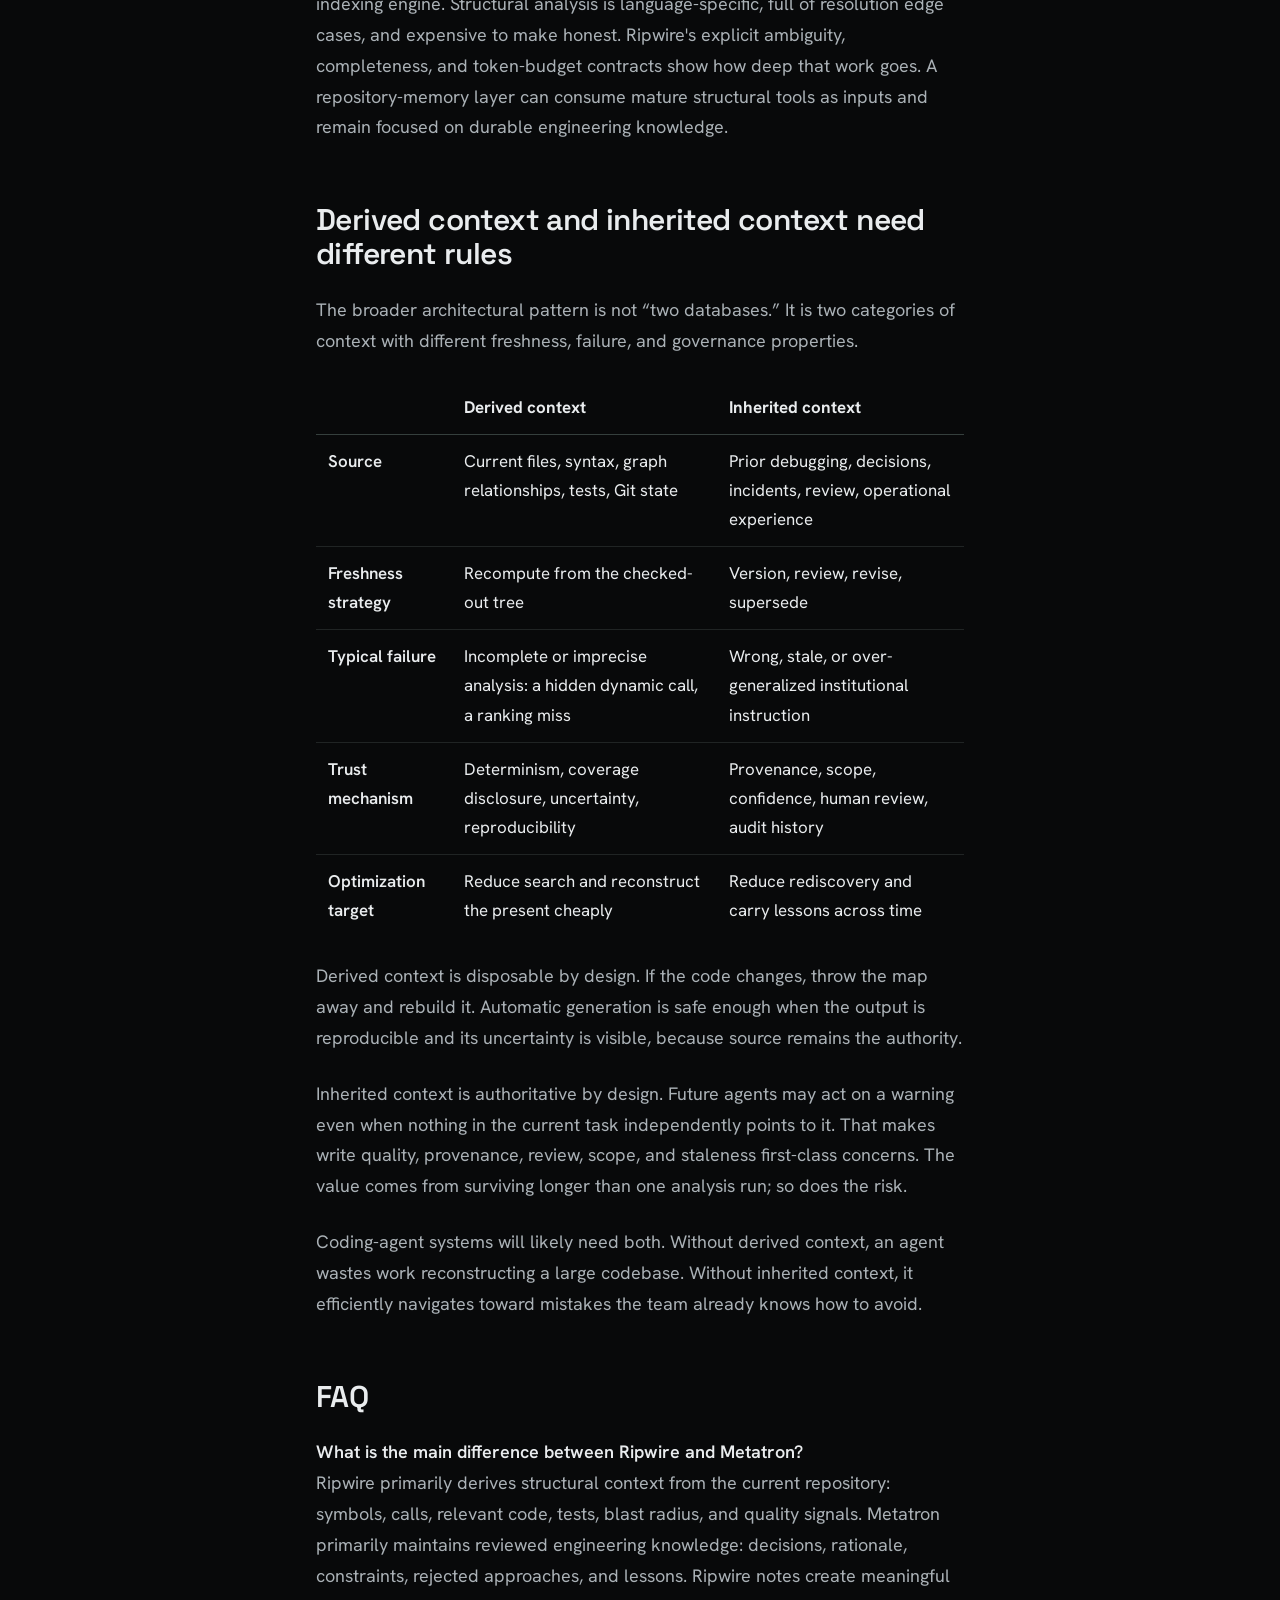
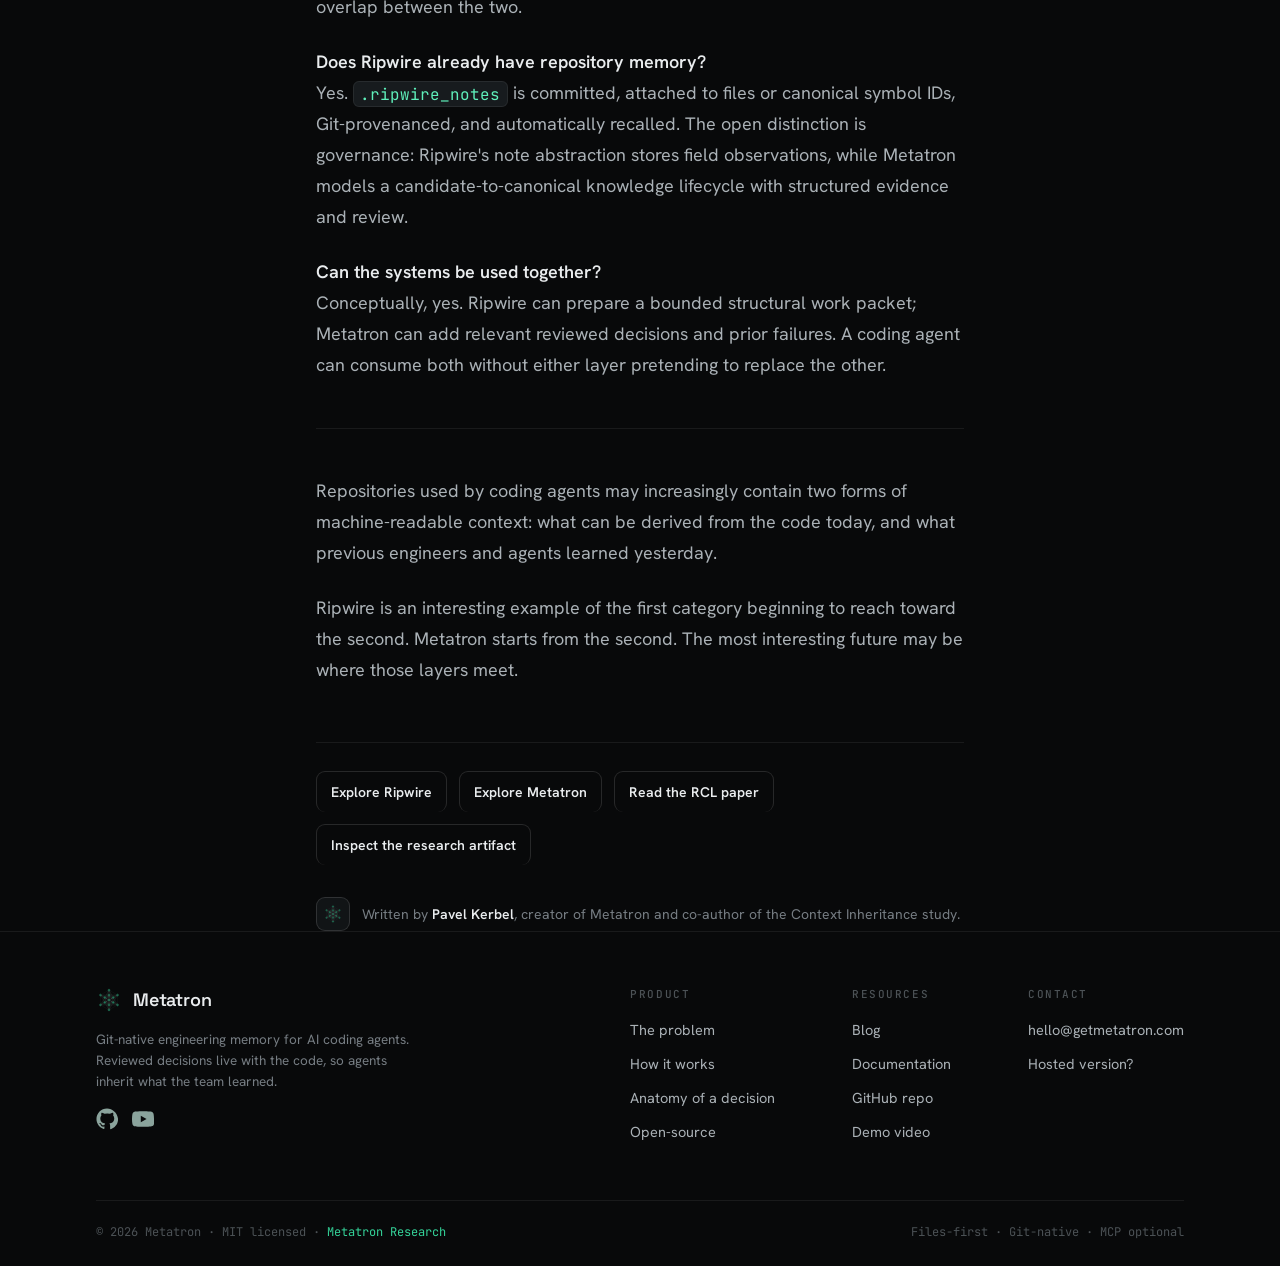
<file: blog/ripwire-and-metatron/index.html>
<!DOCTYPE html>
<html lang="en">
<head>
<meta charset="UTF-8" />
<meta name="viewport" content="width=device-width, initial-scale=1" />

<!-- Google tag (gtag.js) -->
<script async src="https://www.googletagmanager.com/gtag/js?id=G-0P4SKXFNWL"></script>
<script>
  window.dataLayer = window.dataLayer || [];
  function gtag(){dataLayer.push(arguments);}
  gtag('js', new Date());
  gtag('config', 'G-0P4SKXFNWL');
</script>

<title>Ripwire and Metatron: code intelligence vs repository memory</title>
<meta name="description" content="Ripwire derives a map of the repository today. Metatron preserves what engineers and agents learned yesterday. Why coding agents may need both kinds of context." />
<link rel="canonical" href="https://getmetatron.com/blog/ripwire-and-metatron/" />

<link rel="preconnect" href="https://fonts.googleapis.com" />
<link rel="preconnect" href="https://fonts.gstatic.com" crossorigin />
<link href="https://fonts.googleapis.com/css2?family=Space+Grotesk:wght@400;500;600;700&amp;family=Hanken+Grotesk:wght@400;500;600;700&amp;family=JetBrains+Mono:wght@400;500;600&amp;display=swap" rel="stylesheet" />
<link rel="stylesheet" href="/styles.css?v=20260930-research2" />
<link rel="stylesheet" href="/blog.css" />

<link rel="icon" href="/public/images/favicon.ico" sizes="any" />
<link rel="icon" type="image/png" sizes="32x32" href="/public/images/favicon-32x32.png" />
<link rel="icon" type="image/png" sizes="16x16" href="/public/images/favicon-16x16.png" />
<link rel="apple-touch-icon" sizes="180x180" href="/public/images/apple-touch-icon.png" />

<!-- Open Graph -->
<meta property="og:type" content="article" />
<meta property="og:site_name" content="Metatron" />
<meta property="og:url" content="https://getmetatron.com/blog/ripwire-and-metatron/" />
<meta property="og:title" content="Ripwire and Metatron: code intelligence meets repository memory" />
<meta property="og:description" content="Why AI coding agents may need both derived context and inherited context—and why Ripwire notes make the boundary especially interesting." />
<meta property="og:image" content="https://getmetatron.com/public/images/og/ripwire-and-metatron.png" />
<meta property="og:image:width" content="1200" />
<meta property="og:image:height" content="630" />
<meta property="og:image:alt" content="Ripwire and Metatron as complementary repository context layers" />
<meta property="article:published_time" content="2026-09-07" />
<meta property="article:modified_time" content="2026-09-07" />
<meta property="article:author" content="Pavel Kerbel" />

<!-- Twitter / X -->
<meta name="twitter:card" content="summary_large_image" />
<meta name="twitter:title" content="Ripwire and Metatron: code intelligence meets repository memory" />
<meta name="twitter:description" content="Ripwire maps what a repository contains. Metatron preserves what the repository has learned. The interesting part is where the layers overlap." />
<meta name="twitter:image" content="https://getmetatron.com/public/images/og/ripwire-and-metatron.png" />

<!-- JSON-LD -->
<script type="application/ld+json">
{
  "@context": "https://schema.org",
  "@type": "BlogPosting",
  "headline": "Ripwire and Metatron: Code Intelligence Meets Repository Memory",
  "alternativeHeadline": "Why AI coding agents may need both derived context and inherited context",
  "description": "Ripwire derives a map of the repository today. Metatron preserves what engineers and agents learned yesterday. A technical comparison of two complementary context layers.",
  "image": "https://getmetatron.com/public/images/og/ripwire-and-metatron.png",
  "datePublished": "2026-09-07",
  "dateModified": "2026-09-07",
  "author": { "@type": "Person", "name": "Pavel Kerbel", "url": "https://pavelkerbel.com" },
  "publisher": {
    "@type": "Organization",
    "name": "Metatron",
    "logo": { "@type": "ImageObject", "url": "https://getmetatron.com/public/images/apple-touch-icon.png" }
  },
  "about": [
    { "@type": "SoftwareApplication", "name": "Ripwire", "url": "https://github.com/redhat-et/ripwire" },
    { "@type": "SoftwareApplication", "name": "Metatron", "url": "https://github.com/kerbelp/metatron" },
    { "@type": "Thing", "name": "Repository Context Layer", "url": "https://github.com/getmetatron/context-md" }
  ],
  "mainEntityOfPage": { "@type": "WebPage", "@id": "https://getmetatron.com/blog/ripwire-and-metatron/" }
}
</script>
<script type="application/ld+json">
{
  "@context": "https://schema.org",
  "@type": "BreadcrumbList",
  "itemListElement": [
    { "@type": "ListItem", "position": 1, "name": "Home", "item": "https://getmetatron.com/" },
    { "@type": "ListItem", "position": 2, "name": "Blog", "item": "https://getmetatron.com/blog/" },
    { "@type": "ListItem", "position": 3, "name": "Ripwire and Metatron", "item": "https://getmetatron.com/blog/ripwire-and-metatron/" }
  ]
}
</script>
<script type="application/ld+json">
{
  "@context": "https://schema.org",
  "@type": "FAQPage",
  "mainEntity": [
    {
      "@type": "Question",
      "name": "What is the main difference between Ripwire and Metatron?",
      "acceptedAnswer": { "@type": "Answer", "text": "Ripwire primarily derives structural context from the current repository: relevant symbols, calls, blast radius, tests, and quality signals. Metatron primarily maintains reviewed engineering knowledge: decisions, rationale, constraints, rejected approaches, and lessons. Ripwire notes create meaningful overlap between the two." }
    },
    {
      "@type": "Question",
      "name": "Does Ripwire support persistent repository memory?",
      "acceptedAnswer": { "@type": "Answer", "text": "Yes. Ripwire's .ripwire_notes file stores notes attached to files or canonical symbol IDs, stamps new notes with Git commit and branch provenance when available, and automatically surfaces them in later CLI and MCP retrieval. Ripwire currently treats them as field notes rather than a governed candidate-to-canonical knowledge lifecycle." }
    },
    {
      "@type": "Question",
      "name": "Can Ripwire and Metatron be used together?",
      "acceptedAnswer": { "@type": "Answer", "text": "Conceptually, yes. Ripwire can supply a token-budgeted structural work packet while Metatron supplies relevant reviewed decisions and prior lessons. The coding agent receives both current code structure and inherited engineering context." }
    }
  ]
}
</script>
</head>
<body>

<header class="nav">
  <div class="nav-inner">
    <a class="brand" href="/" aria-label="Metatron home">
      <span data-cube-mark style="width:26px;height:26px;display:block"></span>
      Metatron
    </a>
    <nav class="nav-links" aria-label="Primary">
      <a href="/#problem">Problem</a>
      <a href="/#how">How it works</a>
      <a href="/#ui">The UI</a>
      <a href="/blog/">Blog</a>
      <a href="/docs/">Docs</a>
      <a href="/about/">About</a>
    </nav>
    <div class="nav-cta">
      <a class="btn btn-ghost btn-sm" href="https://github.com/kerbelp/metatron" target="_blank" rel="noopener">
        <svg viewBox="0 0 24 24" fill="currentColor"><path d="M12 .5C5.7.5.5 5.7.5 12c0 5.1 3.3 9.4 7.9 10.9.6.1.8-.3.8-.6v-2c-3.2.7-3.9-1.5-3.9-1.5-.5-1.3-1.3-1.7-1.3-1.7-1-.7.1-.7.1-.7 1.2.1 1.8 1.2 1.8 1.2 1 1.8 2.7 1.3 3.4 1 .1-.8.4-1.3.7-1.6-2.6-.3-5.3-1.3-5.3-5.7 0-1.3.5-2.3 1.2-3.1-.1-.3-.5-1.5.1-3.1 0 0 1-.3 3.3 1.2a11.5 11.5 0 0 1 6 0c2.3-1.5 3.3-1.2 3.3-1.2.6 1.6.2 2.8.1 3.1.8.8 1.2 1.8 1.2 3.1 0 4.4-2.7 5.4-5.3 5.7.4.4.8 1.1.8 2.2v3.3c0 .3.2.7.8.6 4.6-1.5 7.9-5.8 7.9-10.9C23.5 5.7 18.3.5 12 .5Z"/></svg>
        GitHub
      </a>
      <a class="btn btn-primary btn-sm" href="/#updates">Get updates</a>
    </div>
    <button class="nav-burger" aria-label="Menu">
      <svg viewBox="0 0 24 24" fill="none" stroke="currentColor" stroke-width="1.8"><path d="M3 6h18M3 12h18M3 18h18"/></svg>
    </button>
  </div>
</header>

<main class="blog-main" id="top">
  <article class="wrap blog-wrap">

    <div class="crumb">
      <a href="/">Home</a><span>/</span><a href="/blog/">Blog</a><span>/</span>Ripwire and Metatron
    </div>

    <header class="article-head">
      <span class="kicker">Research</span>
      <h1>Ripwire and Metatron: code intelligence meets repository memory</h1>
      <div class="article-meta">
        <span>Pavel Kerbel</span>
        <span class="dot">·</span>
        <time datetime="2026-09-07">September 7, 2026</time>
        <span class="dot">·</span>
        <span>16 min read</span>
      </div>
      <p class="article-lede">
        <a href="https://github.com/redhat-et/ripwire" target="_blank" rel="noopener">Ripwire</a>
        maps what a repository contains.
        <a href="https://github.com/kerbelp/metatron" target="_blank" rel="noopener">Metatron</a>
        preserves what the repository has learned. The distinction is useful—but Ripwire's
        new persistent notes make the boundary much more interesting than that slogan suggests.
      </p>
    </header>

    <div class="prose">

      <p style="font-size:.9em;color:#8aa39c">
        <strong>Source note:</strong> I reviewed Ripwire at
        <a href="https://github.com/redhat-et/ripwire/tree/c7914e8dc8429a318ffe24f857077e2b1d52d62e" target="_blank" rel="noopener"><code>c7914e8</code></a>,
        Metatron 0.13.0 at
        <a href="https://github.com/kerbelp/metatron/tree/8cd80db5fbb0bdf9fa64642ff7b4020708506a83" target="_blank" rel="noopener"><code>8cd80db</code></a>,
        and the RCL paper/artifact at
        <a href="https://github.com/getmetatron/context-md/tree/686a1cf20406c52839bf890202d2c9615cc0f5e5" target="_blank" rel="noopener"><code>686a1cf</code></a>
        on September 7, 2026. Ripwire is moving quickly; the pinned links preserve the
        evidence behind this comparison, while the project root shows the latest behavior.
      </p>

      <h2>One cold-start tax, two kinds of context</h2>
      <p>
        A coding agent entering an unfamiliar repository has two different deficits. First,
        it does not know the implementation: which symbols matter, who calls them, how a
        change propagates, or which tests exercise the affected path. Second, it does not
        know the history: why the implementation is shaped this way, which cleaner-looking
        alternatives already failed, or which production constraint is not visible in the
        type system.
      </p>
      <p>
        Both deficits produce the same outward behavior. The agent greps, opens files, follows
        references, forms a theory, and sometimes repeats an experiment that somebody ran six
        months ago. But the missing information has different origins.
      </p>
      <div class="callout">
        <strong>Ripwire primarily derives context from the repository as it exists now.</strong><br />
        <strong>Metatron primarily carries context forward from work that happened before.</strong>
      </div>
      <p>
        In shorthand: Ripwire gives agents code intelligence; Metatron gives repositories
        institutional memory. “Primarily” matters. Ripwire now persists agent-authored field
        notes, and Metatron can bootstrap candidates from structural and Git signals. The
        projects overlap. They simply put their architectural weight on different sides of
        the same boundary.
      </p>

      <h2>Ripwire derives a working model of the current tree</h2>
      <p>
        Ripwire describes its pipeline as
        <code>ingest → graph → rank → serialize → CLI / MCP</code>. The
        <a href="https://github.com/redhat-et/ripwire/blob/c7914e8dc8429a318ffe24f857077e2b1d52d62e/docs/ARCHITECTURE.md" target="_blank" rel="noopener">architecture document</a>
        is unusually explicit about what each stage can and cannot establish. It crawls the
        tree deterministically, extracts symbols and references with vendored tree-sitter
        queries for 21 languages/configuration formats, resolves references into an
        intentionally approximate call graph, and ranks that graph. Ambiguous name resolution
        is not silently collapsed: multiple candidates receive split edges, uncertainty is
        reported, and a SCIP index can overlay compiler-grade targets where one exists.
      </p>
      <p>
        Structural importance and task relevance are separate signals. Personalized PageRank
        provides the repository map; task retrieval uses lexical evidence over names,
        subtokens, documentation, and bodies. The default task router selects a name-exact lane
        for identifier-shaped queries and a subtoken-plus-body BM25 lane for prose. Git adds
        another view: churn, changed-file personalization, co-change relationships, and the
        revision against which an answer was generated.
      </p>
      <p>
        The result is a set of practical answers that line up with the questions an agent asks
        before editing:
      </p>
      <ul>
        <li><code>--for="task"</code> ranks the symbols and files likely to matter, annotating them with reuse, complexity, churn, test reach, and change amplification.</li>
        <li><code>--expand=SYM</code> returns the requested body, sibling symbols, imports, and direct callee signatures without requiring a whole-file read when the bundle is cheaper.</li>
        <li><code>--callers</code>, <code>--callees</code>, and <code>--uses</code> expose the immediate neighborhood.</li>
        <li><code>--impact=SYM</code> walks the reverse call graph for a transitive blast radius, explicitly treating its counts as floors because dynamic dispatch and indirect calls remain blind spots.</li>
        <li><code>--test-gate</code> combines changed symbols, graph reach, test symbols, script literals, and declared manifest evidence to name tests to run and affected code with no indexed test reach.</li>
      </ul>
      <p>
        These commands are documented with their output and caveats in
        <a href="https://github.com/redhat-et/ripwire/blob/c7914e8dc8429a318ffe24f857077e2b1d52d62e/docs/COMMANDS.md" target="_blank" rel="noopener"><code>docs/COMMANDS.md</code></a>.
        The tool also reaches beyond navigation. <code>--quality-panel</code> joins independent
        structural, lexical, confusing-idiom, history, colocation, and non-local-state lenses;
        <code>--quality-delta</code> reports quality signals that became worse relative to Git.
        The same graph is available through a persistent
        <a href="https://github.com/redhat-et/ripwire/blob/c7914e8dc8429a318ffe24f857077e2b1d52d62e/docs/COMMANDS.md#--mcp" target="_blank" rel="noopener">MCP server</a>
        over stdio or Streamable HTTP.
      </p>
      <p>
        The agent-level benefit is not mysterious. Without a map, a model spends context on
        exploratory grep results, whole files, wrong turns, and repeated calls for callers and
        tests. Ripwire performs those joins deterministically and emits a ranked, bounded answer.
        It does not make reading source unnecessary. It makes the expensive question “what
        should I read?” cheaper to answer.
      </p>

      <h2><code>--pack-task</code> is the clearest expression of that design</h2>
      <p>
        Ripwire's
        <a href="https://github.com/redhat-et/ripwire/blob/c7914e8dc8429a318ffe24f857077e2b1d52d62e/docs/COMMANDS.md#--pack-tasktask" target="_blank" rel="noopener"><code>--pack-task</code></a>
        command assembles the orientation loop in one call. Under a shared default budget of
        6,000 estimated tokens, it emits a routed ranking, full bodies for top candidates,
        one-hop caller signatures, field notes, and relevant tests. The quotas are fixed up
        front—40% ranking, 30% bodies, 15% callers, 5% notes, 10% tests—and unused budget rolls
        forward. Every truncated section says so.
      </p>
      <p>
        That is more than a compact repository map. It is a task-shaped work packet. It answers:
        start here, read these implementations, understand these callers, remember these local
        facts, and verify with these tests. It is also the point where Ripwire's structural
        context and persistent memory already meet.
      </p>

      <h2>Some engineering knowledge cannot be re-derived</h2>
      <p>
        Consider two statements:
      </p>
      <pre><code>A calls B.

We deliberately avoided C because it caused X in production,
even though C appears cleaner.</code></pre>
      <p>
        The first is a property of the current program. A parser and resolver can derive it,
        subject to familiar static-analysis limits. If the code changes, recompute the answer.
      </p>
      <p>
        The second is a property of the engineering process. The current tree may contain no
        evidence that C ever existed. A test may encode the boundary without explaining it. A
        commit may show the removal without preserving the production symptom. Even a perfectly
        reconstructed AST cannot recover a counterfactual the repository never recorded.
      </p>
      <p>
        This missing class includes architectural rationale, rejected approaches, debugging
        discoveries, non-obvious operational constraints, production lessons, conventions,
        known traps, and the reasons behind unusual implementation choices. A capable model can
        infer a plausible explanation. Plausibility is exactly the danger: institutional memory
        must distinguish “the team learned this” from “the agent invented a coherent story.”
      </p>

      <h2>Ripwire notes cross part of that boundary</h2>
      <p>
        This is the most interesting part of the comparison. Ripwire's
        <a href="https://github.com/redhat-et/ripwire/blob/c7914e8dc8429a318ffe24f857077e2b1d52d62e/.ripwire_notes" target="_blank" rel="noopener"><code>.ripwire_notes</code></a>
        is a committed, sorted, repository-root file. A note targets either a file or a symbol.
        On write, <code>--note-add</code> accepts several symbol spellings, resolves the target,
        and canonicalizes an unambiguous symbol to the same ID used by retrieval—roughly
        <code>path::scope::name</code>. Ambiguous symbols are refused rather than attached to an
        arbitrary definition. A path may be recorded before the file exists, but it is marked
        dangling until something matches it.
      </p>
      <p>
        New notes use Git's committer date and, when Git information is available, carry the full
        HEAD SHA and branch where the observation was recorded. A claim such as “fixed” is
        therefore anchored to the revision where it was believed true. <code>--notes</code> lists
        the store and dangling targets. More importantly, notes are not passive documentation:
        they automatically appear on matching symbols and files in future <code>--for</code> and
        <code>--expand</code> results, as well as the corresponding MCP retrieval tools.
      </p>
      <p>
        Ripwire even nudges the author toward decision-shaped text. If a note contains no causal
        marker such as “because,” “chose,” “over,” or “instead,” the writer receives a gentle tip.
        The note still lands—the hint is guidance, not a gate. The behavior and its limits are
        specified directly in the
        <a href="https://github.com/redhat-et/ripwire/blob/c7914e8dc8429a318ffe24f857077e2b1d52d62e/docs/COMMANDS.md#--note-addtarget-text" target="_blank" rel="noopener"><code>--note-add</code> and <code>--notes</code> documentation</a>.
      </p>
      <div class="callout">
        <strong><code>.ripwire_notes</code> is not merely annotation metadata.</strong>
        It is persistent, Git-provenanced, automatically retrieved repository memory attached
        to canonical structural identities.
      </div>
      <p>
        That changes the comparison. Ripwire no longer lives entirely in the category of
        disposable derived indexes. It can preserve facts the parser did not discover and return
        them at the moment an agent encounters the relevant code.
      </p>

      <h2>Metatron puts the knowledge lifecycle at the center</h2>
      <p>
        Metatron's primary unit is a structured engineering decision: a <code>pattern</code>, its
        <code>scope</code>, the <code>rationale</code>, a <code>confidence</code> level, and
        <code>source_refs</code>. In the default files-first mode, each decision is a Markdown file
        under <code>context/</code>, versioned beside the code and discoverable through a root
        <code>context.md</code>. MCP is an optional relevance-ranked serving layer rather than a
        requirement. The
        <a href="https://github.com/kerbelp/metatron/blob/8cd80db5fbb0bdf9fa64642ff7b4020708506a83/README.md" target="_blank" rel="noopener">Metatron README</a>
        documents both modes and their shared data model.
      </p>
      <p>
        The lifecycle is the product boundary:
      </p>
      <pre><code>agent discovers something
        ↓
candidate knowledge
        ↓
human review / promotion
        ↓
canonical repository knowledge
        ↓
future agents consume it
        ↓
feedback and refinement</code></pre>
      <p>
        The exact review mechanism is configurable. With Metatron's default
        <code>review_gate = "pr"</code>, an agent writes a decision directly under
        <code>context/decisions/</code> on its working branch; human approval of the pull request is
        the curation act. With <code>review_gate = "candidates"</code>, the proposal first lives in
        <code>context/candidate/</code> and promotion is a separate reviewed move. In MCP mode,
        ingestion and feedback refinement likewise create candidates, never canonical decisions.
      </p>
      <p>
        Metatron records more than acceptance. Scope controls where a decision applies. Rationale
        preserves the causal explanation. Source references let a reviewer inspect the evidence.
        Confidence expresses how strongly that evidence supports the rule. Agent feedback can
        change ordering among already-canonical, equally relevant decisions, but cannot promote,
        demote, or rewrite knowledge across the canonical boundary. Missing-context reports are
        captured, reshaped into structured candidates, and returned to review.
      </p>
      <p>
        That review boundary matters because persistent agent memory has asymmetric failure costs.
        A wrong search result wastes one session. A wrong standing instruction can shape every
        future patch. Automatic memory can turn a single mistaken inference into a repository-wide
        convention; review turns persistence from repetition into governance.
      </p>
      <p>
        A team can of course review <code>.ripwire_notes</code> diffs in ordinary pull requests, and
        many will. The narrower distinction is that Ripwire's current note abstraction does not
        itself encode candidate versus canonical status, promotion, structured confidence, or a
        feedback/refinement workflow. Metatron makes those states and transitions explicit because
        its central problem is maintaining institutional knowledge, not only storing observations.
      </p>

      <h2>The benchmarks ask different questions</h2>
      <p>
        The projects' numbers are easy to place in one table and easy to misread. Ripwire primarily
        evaluates whether a deterministic representation retrieves the code an issue requires, and
        how much context that retrieval costs. The Metatron paper primarily evaluates whether
        knowledge from earlier repository work transfers to a later agent. Those are adjacent
        hypotheses, not competing estimates of one effect.
      </p>

      <h3>Ripwire: representation and retrieval of the current codebase</h3>
      <p>
        On Ripwire's current 60-instance, Python-dominant held-out LocBench comparison, strict
        <code>file@10</code>—all gold files present in the top ten—was 58.3%, with 85.0%
        <code>any@10</code>. The best alternative in that particular comparison reached 40.0%
        strict and 63.3% any. Ripwire reports a 0.31-second median index build and a 0.108-second
        median query for that run. The
        <a href="https://github.com/redhat-et/ripwire/blob/c7914e8dc8429a318ffe24f857077e2b1d52d62e/README.md#graph-ranked-retrieval-it-finds-the-right-files-more-often-than-the-alternatives" target="_blank" rel="noopener">README publishes the full table, including losses and competitor caveats</a>.
      </p>
      <p>
        A separate, wider held-out comparison measures Ripwire's shipped routed <code>--for</code>
        against its own pre-routing baseline: 243 instances across 78 repositories, 60.9% versus
        27.6% strict <code>file@10</code>, with a 25.0-point clustered-bootstrap lower bound on the
        33.3-point paired gain. The routed form also used 39.4% fewer tokens at the production
        ceiling. The difficult edge is visible in the strata: 73.4% strict for single-file gold,
        18.2% for multi-file gold. The corrected protocol, split, metrics, and limitations live in
        <a href="https://github.com/redhat-et/ripwire/blob/c7914e8dc8429a318ffe24f857077e2b1d52d62e/bench/locbench/README.md" target="_blank" rel="noopener"><code>bench/locbench/README.md</code></a>.
      </p>
      <p>
        Those are localization results. They support the claim that Ripwire can give an agent a
        better, cheaper starting set than unshaped search. They do not by themselves show that an
        agent fixes more bugs.
      </p>
      <p>
        Ripwire's historical
        <a href="https://github.com/redhat-et/ripwire/blob/c7914e8dc8429a318ffe24f857077e2b1d52d62e/bench/ANSWERQUALITY.md#3-end-to-end-pilot--run-here-n2-the-real-fix-the-failing-test-loop" target="_blank" rel="noopener"><code>bench/ANSWERQUALITY.md</code></a>
        records a private two-bug agent A/B. Both baseline and Ripwire solved 2/2; the Ripwire arm
        used about 88K tokens versus 118K and localized with roughly one command rather than about
        four grep/read steps. That is directionally consistent with an efficiency claim, but N=2,
        named-symptom bugs, and a private corpus cannot establish a resolve-rate effect.
      </p>
      <p>
        The repository's newer, centralized
        <a href="https://github.com/redhat-et/ripwire/blob/c7914e8dc8429a318ffe24f857077e2b1d52d62e/docs/EVALS.md#8-claims-this-project-does-not-publish" target="_blank" rel="noopener">evaluation ledger</a>
        is stricter still: it explicitly withholds any claim that Ripwire changes whether an agent
        solves a task, says the planned SWE-bench evaluator has not run, and treats retrieval quality
        as a proxy whose relationship to task success remains to be demonstrated. That is the right
        way to read Ripwire's current evidence.
      </p>

      <h3>Metatron/RCL: transfer from previous repository work</h3>
      <p>
        <a href="https://github.com/getmetatron/context-md/blob/686a1cf20406c52839bf890202d2c9615cc0f5e5/whitepaper/repository-context-layer-paper.pdf" target="_blank" rel="noopener"><em>Context Inheritance: A Git-Native Architecture and Pre-registered Study of Repository Context for AI Coding Agents</em></a>
        asks a different question: can context learned or authored before task B change how an agent
        performs task B?
      </p>
      <p>
        On topic-matched SWE-bench Verified tasks, blind frontier-authored context raised an 8B local
        model's gold-file localization from 21.1% to 47.2%: +26.1 percentage points,
        <em>p</em>&lt;0.0001. The same executor's self-authored lessons moved localization by 0.0
        points. Resolve remained low at that tier; the result is about navigation, not doubled
        bug-fixing success. The paper interprets this as a capability-dependent author/reader pattern:
        weaker agents can inherit useful context from stronger authors, but did not benefit from the
        lessons they wrote themselves in this setup.
      </p>
      <p>
        With a frontier executor on 16 constraint-sharing pairs across 11 groups, failure-derived
        lifecycle context moved resolve from 58.3% to 72.9% (+14.6 points). The raw paired
        <em>p</em>-value was 0.041, but 0.081 after the pre-registered Holm correction, so the current
        paper reports the direction rather than a confirmed effect. In the same regime, tokens per
        resolved task fell from 81.8K to 55.7K (−32%); because that ratio depends on the directional
        resolve difference, it is an economic observation for this sample rather than a settled
        general effect.
      </p>
      <p>
        The paper also reports a ceiling. On a broader random 88-instance sample, the frontier
        no-context baseline already resolved 90.9%, and no delivery condition improved it. Context
        helps only when it carries knowledge the reader needs and the task actually reuses. The full
        protocol, transcripts, audits, and reproduction scripts are in the
        <a href="https://github.com/getmetatron/context-md/tree/686a1cf20406c52839bf890202d2c9615cc0f5e5/experiment" target="_blank" rel="noopener">public experiment artifact</a>.
      </p>
      <p>
        Two caveats are essential. The study evaluated the Repository Context Layer architecture
        through a minimal harness, not Metatron's product end to end. Its study context was
        blind-authored or generated inside the experimental lifecycle; it did not test Metatron's
        automatic <code>ingest</code> pipeline. Ripwire's localization numbers therefore neither
        validate nor contradict the RCL transfer claim, and the RCL results say nothing about
        Ripwire's relative retrieval quality.
      </p>

      <h2>How the two layers could compose</h2>
      <p>
        Suppose an agent must change token refresh behavior. Ripwire could turn the task into a
        structural packet:
      </p>
      <pre><code>start at refreshToken
inspect these callers
these downstream symbols sit in the blast radius
these tests reach the changed path</code></pre>
      <p>
        Metatron could add the experiential packet:
      </p>
      <pre><code>do not rotate tokens inside the database transaction
a previous implementation caused lock contention
publish the session event only after commit
follow the newer auth service, not the legacy worker</code></pre>
      <p>
        The combined architecture is straightforward:
      </p>
      <p>
        <img src="./context-layers.svg" alt="A task flows in parallel through Ripwire for relevant symbols, call graph, tests, and blast radius, and through Metatron for reviewed decisions, rationale, previous failures, and conventions; both context streams feed a coding agent" style="width:100%;border-radius:12px;border:1px solid rgba(45,212,191,.14)" loading="lazy" />
      </p>
      <p>
        Ripwire supplies structural context. Metatron supplies experiential context. Ripwire's
        token-budgeted <code>--pack-task</code> makes this composition conceptually natural: reserve
        a bounded share for the current code surface, retrieve a bounded share of relevant canonical
        decisions, and let the agent spend its remaining budget on implementation and verification.
        In a tighter integration, Ripwire's canonical symbol IDs and affected-file set could even become
        scope signals for retrieving institutional knowledge.
      </p>

      <h2>The competitive overlap is real</h2>
      <p>
        If Ripwire evolves field notes along a path like this:
      </p>
      <pre><code>notes
  → candidate knowledge
  → explicit provenance
  → review
  → canonical decisions
  → relevance retrieval
  → feedback
  → supersession and staleness</code></pre>
      <p>
        then it moves much further into Repository Context Layer territory. That would not be a
        rhetorical reclassification; it would be a change in the trust model. The system would no
        longer only remember what an agent wrote. It would manage which claims the repository is
        willing to teach every future agent, why, for which scope, based on what evidence, and until
        when.
      </p>
      <p>
        Conversely, Metatron probably should not become another AST, call-graph, or indexing engine.
        Structural analysis is language-specific, full of resolution edge cases, and expensive to
        make honest. Ripwire's explicit ambiguity, completeness, and token-budget contracts show how
        deep that work goes. A repository-memory layer can consume mature structural tools as inputs
        and remain focused on durable engineering knowledge.
      </p>

      <h2>Derived context and inherited context need different rules</h2>
      <p>
        The broader architectural pattern is not “two databases.” It is two categories of context
        with different freshness, failure, and governance properties.
      </p>
      <div style="overflow-x:auto;margin:24px 0">
        <table style="width:100%;border-collapse:collapse;font-size:.94em">
          <thead>
            <tr>
              <th style="text-align:left;padding:12px;border-bottom:1px solid rgba(138,163,156,.35)"></th>
              <th style="text-align:left;padding:12px;border-bottom:1px solid rgba(138,163,156,.35)">Derived context</th>
              <th style="text-align:left;padding:12px;border-bottom:1px solid rgba(138,163,156,.35)">Inherited context</th>
            </tr>
          </thead>
          <tbody>
            <tr>
              <td style="vertical-align:top;padding:12px;border-bottom:1px solid rgba(138,163,156,.18)"><strong>Source</strong></td>
              <td style="vertical-align:top;padding:12px;border-bottom:1px solid rgba(138,163,156,.18)">Current files, syntax, graph relationships, tests, Git state</td>
              <td style="vertical-align:top;padding:12px;border-bottom:1px solid rgba(138,163,156,.18)">Prior debugging, decisions, incidents, review, operational experience</td>
            </tr>
            <tr>
              <td style="vertical-align:top;padding:12px;border-bottom:1px solid rgba(138,163,156,.18)"><strong>Freshness strategy</strong></td>
              <td style="vertical-align:top;padding:12px;border-bottom:1px solid rgba(138,163,156,.18)">Recompute from the checked-out tree</td>
              <td style="vertical-align:top;padding:12px;border-bottom:1px solid rgba(138,163,156,.18)">Version, review, revise, supersede</td>
            </tr>
            <tr>
              <td style="vertical-align:top;padding:12px;border-bottom:1px solid rgba(138,163,156,.18)"><strong>Typical failure</strong></td>
              <td style="vertical-align:top;padding:12px;border-bottom:1px solid rgba(138,163,156,.18)">Incomplete or imprecise analysis: a hidden dynamic call, a ranking miss</td>
              <td style="vertical-align:top;padding:12px;border-bottom:1px solid rgba(138,163,156,.18)">Wrong, stale, or over-generalized institutional instruction</td>
            </tr>
            <tr>
              <td style="vertical-align:top;padding:12px;border-bottom:1px solid rgba(138,163,156,.18)"><strong>Trust mechanism</strong></td>
              <td style="vertical-align:top;padding:12px;border-bottom:1px solid rgba(138,163,156,.18)">Determinism, coverage disclosure, uncertainty, reproducibility</td>
              <td style="vertical-align:top;padding:12px;border-bottom:1px solid rgba(138,163,156,.18)">Provenance, scope, confidence, human review, audit history</td>
            </tr>
            <tr>
              <td style="vertical-align:top;padding:12px"><strong>Optimization target</strong></td>
              <td style="vertical-align:top;padding:12px">Reduce search and reconstruct the present cheaply</td>
              <td style="vertical-align:top;padding:12px">Reduce rediscovery and carry lessons across time</td>
            </tr>
          </tbody>
        </table>
      </div>
      <p>
        Derived context is disposable by design. If the code changes, throw the map away and rebuild
        it. Automatic generation is safe enough when the output is reproducible and its uncertainty
        is visible, because source remains the authority.
      </p>
      <p>
        Inherited context is authoritative by design. Future agents may act on a warning even when
        nothing in the current task independently points to it. That makes write quality, provenance,
        review, scope, and staleness first-class concerns. The value comes from surviving longer than
        one analysis run; so does the risk.
      </p>
      <p>
        Coding-agent systems will likely need both. Without derived context, an agent wastes work
        reconstructing a large codebase. Without inherited context, it efficiently navigates toward
        mistakes the team already knows how to avoid.
      </p>

      <h2>FAQ</h2>
      <p><strong>What is the main difference between Ripwire and Metatron?</strong><br />
        Ripwire primarily derives structural context from the current repository: symbols, calls,
        relevant code, tests, blast radius, and quality signals. Metatron primarily maintains
        reviewed engineering knowledge: decisions, rationale, constraints, rejected approaches,
        and lessons. Ripwire notes create meaningful overlap between the two.</p>
      <p><strong>Does Ripwire already have repository memory?</strong><br />
        Yes. <code>.ripwire_notes</code> is committed, attached to files or canonical symbol IDs,
        Git-provenanced, and automatically recalled. The open distinction is governance: Ripwire's
        note abstraction stores field observations, while Metatron models a candidate-to-canonical
        knowledge lifecycle with structured evidence and review.</p>
      <p><strong>Can the systems be used together?</strong><br />
        Conceptually, yes. Ripwire can prepare a bounded structural work packet; Metatron can add
        relevant reviewed decisions and prior failures. A coding agent can consume both without
        either layer pretending to replace the other.</p>

      <hr />

      <p>
        Repositories used by coding agents may increasingly contain two forms of machine-readable
        context: what can be derived from the code today, and what previous engineers and agents
        learned yesterday.
      </p>
      <p>
        Ripwire is an interesting example of the first category beginning to reach toward the
        second. Metatron starts from the second. The most interesting future may be where those
        layers meet.
      </p>

      <div class="article-foot">
        <div class="foot-links">
          <a class="btn btn-ghost btn-sm" href="https://github.com/redhat-et/ripwire" target="_blank" rel="noopener">Explore Ripwire</a>
          <a class="btn btn-ghost btn-sm" href="https://github.com/kerbelp/metatron" target="_blank" rel="noopener">Explore Metatron</a>
          <a class="btn btn-ghost btn-sm" href="https://github.com/getmetatron/context-md/blob/686a1cf20406c52839bf890202d2c9615cc0f5e5/whitepaper/repository-context-layer-paper.pdf" target="_blank" rel="noopener">Read the RCL paper</a>
          <a class="btn btn-ghost btn-sm" href="https://github.com/getmetatron/context-md/tree/686a1cf20406c52839bf890202d2c9615cc0f5e5/experiment" target="_blank" rel="noopener">Inspect the research artifact</a>
        </div>
        <div class="article-byline">
          <span class="mark"><span data-cube-mark style="width:20px;height:20px;display:block"></span></span>
          <span>Written by <b>Pavel Kerbel</b>, creator of Metatron and co-author of the Context Inheritance study.</span>
        </div>
      </div>

    </div>
  </article>
</main>

<footer class="foot">
  <div class="wrap">
    <div class="foot-inner">
      <div class="foot-brand">
        <a class="brand" href="/"><span data-cube-mark style="width:26px;height:26px;display:block"></span>Metatron</a>
        <p>Git-native engineering memory for AI coding agents. Reviewed decisions live with the code, so agents inherit what the team learned.</p>
        <div class="foot-social" style="display:flex;gap:14px;margin-top:16px">
          <a href="https://github.com/kerbelp/metatron" target="_blank" rel="noopener" aria-label="GitHub" style="color:#8aa39c;display:inline-flex"><svg width="22" height="22" viewBox="0 0 24 24" fill="currentColor"><path d="M12 .5C5.7.5.5 5.7.5 12c0 5.1 3.3 9.4 7.9 10.9.6.1.8-.3.8-.6v-2c-3.2.7-3.9-1.5-3.9-1.5-.5-1.3-1.3-1.7-1.3-1.7-1-.7.1-.7.1-.7 1.2.1 1.8 1.2 1.8 1.2 1 1.8 2.7 1.3 3.4 1 .1-.8.4-1.3.7-1.6-2.6-.3-5.3-1.3-5.3-5.7 0-1.3.5-2.3 1.2-3.1-.1-.3-.5-1.5.1-3.1 0 0 1-.3 3.3 1.2a11.5 11.5 0 0 1 6 0c2.3-1.5 3.3-1.2 3.3-1.2.6 1.6.2 2.8.1 3.1.8.8 1.2 1.8 1.2 3.1 0 4.4-2.7 5.4-5.3 5.7.4.4.8 1.1.8 2.2v3.3c0 .3.2.7.8.6 4.6-1.5 7.9-5.8 7.9-10.9C23.5 5.7 18.3.5 12 .5Z"/></svg></a>
          <a href="https://www.youtube.com/@getmetatron" target="_blank" rel="noopener" aria-label="YouTube" style="color:#8aa39c;display:inline-flex"><svg width="22" height="22" viewBox="0 0 24 24" fill="currentColor"><path d="M23.5 6.2a3 3 0 0 0-2.11-2.12C19.5 3.5 12 3.5 12 3.5s-7.5 0-9.39.58A3 3 0 0 0 .5 6.2 31.1 31.1 0 0 0 0 12a31.1 31.1 0 0 0 .5 5.8 3 3 0 0 0 2.11 2.12C4.5 20.5 12 20.5 12 20.5s7.5 0 9.39-.58A3 3 0 0 0 24 17.8 31.1 31.1 0 0 0 24 12a31.1 31.1 0 0 0-.5-5.8ZM9.6 15.6V8.4l6.3 3.6-6.3 3.6Z"/></svg></a>
        </div>
      </div>
      <div class="foot-cols">
        <div class="foot-col">
          <h5>Product</h5>
          <a href="/#problem">The problem</a>
          <a href="/#how">How it works</a>
          <a href="/#anatomy">Anatomy of a decision</a>
          <a href="/#opensource">Open-source</a>
        </div>
        <div class="foot-col">
          <h5>Resources</h5>
          <a href="/blog/">Blog</a>
          <a href="/docs/">Documentation</a>
          <a href="https://github.com/kerbelp/metatron" target="_blank" rel="noopener">GitHub repo</a>
          <a href="https://youtu.be/RdPn6OMtfOs" target="_blank" rel="noopener">Demo video</a>
        </div>
        <div class="foot-col">
          <h5>Contact</h5>
          <a href="mailto:hello@getmetatron.com">hello@getmetatron.com</a>
          <a href="mailto:hello@getmetatron.com?subject=Metatron%20hosted%20interest">Hosted version?</a>
        </div>
      </div>
    </div>
    <div class="foot-bottom">
      <span>© 2026 Metatron · MIT licensed · <a class="research-credit" href="/about/">Metatron Research</a></span>
      <span>Files-first · Git-native · MCP optional</span>
    </div>
  </div>
</footer>

<script src="/metatron.js?v=20260930-research"></script>
</body>
</html>
</file>
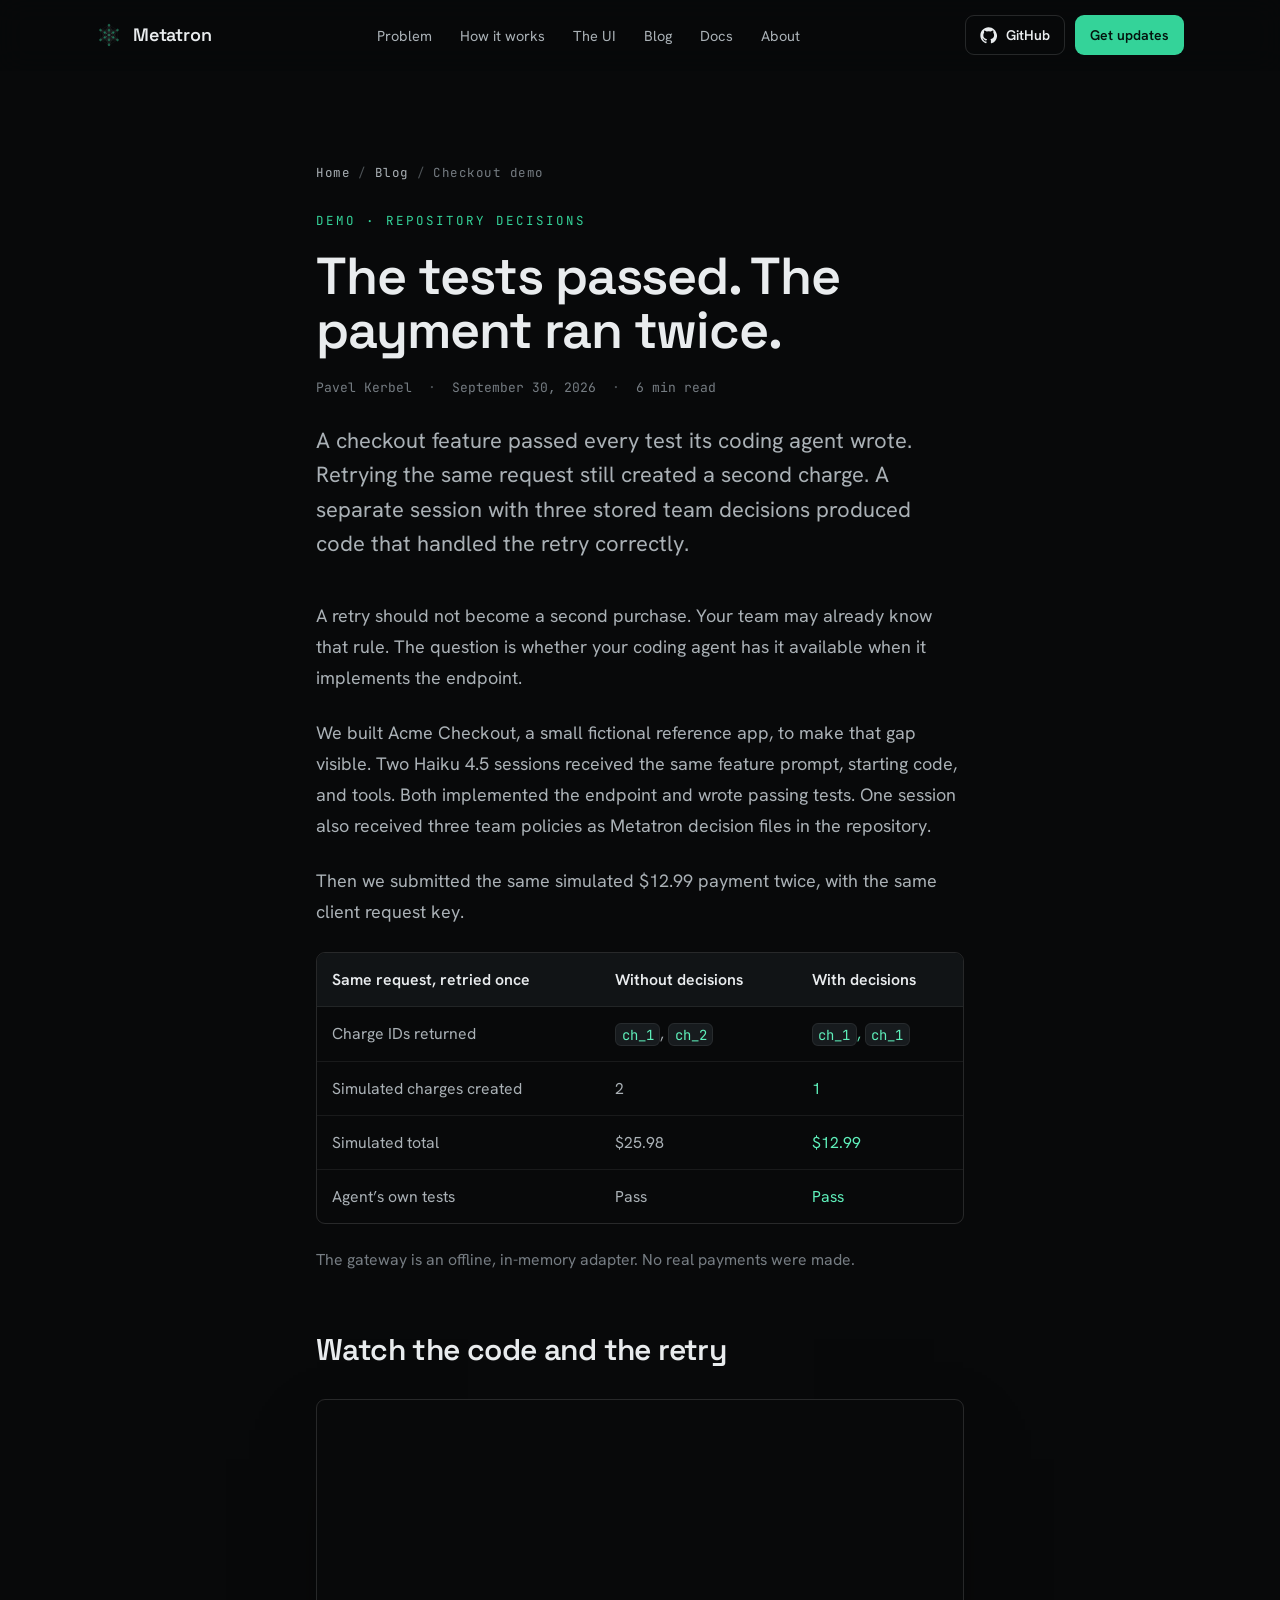
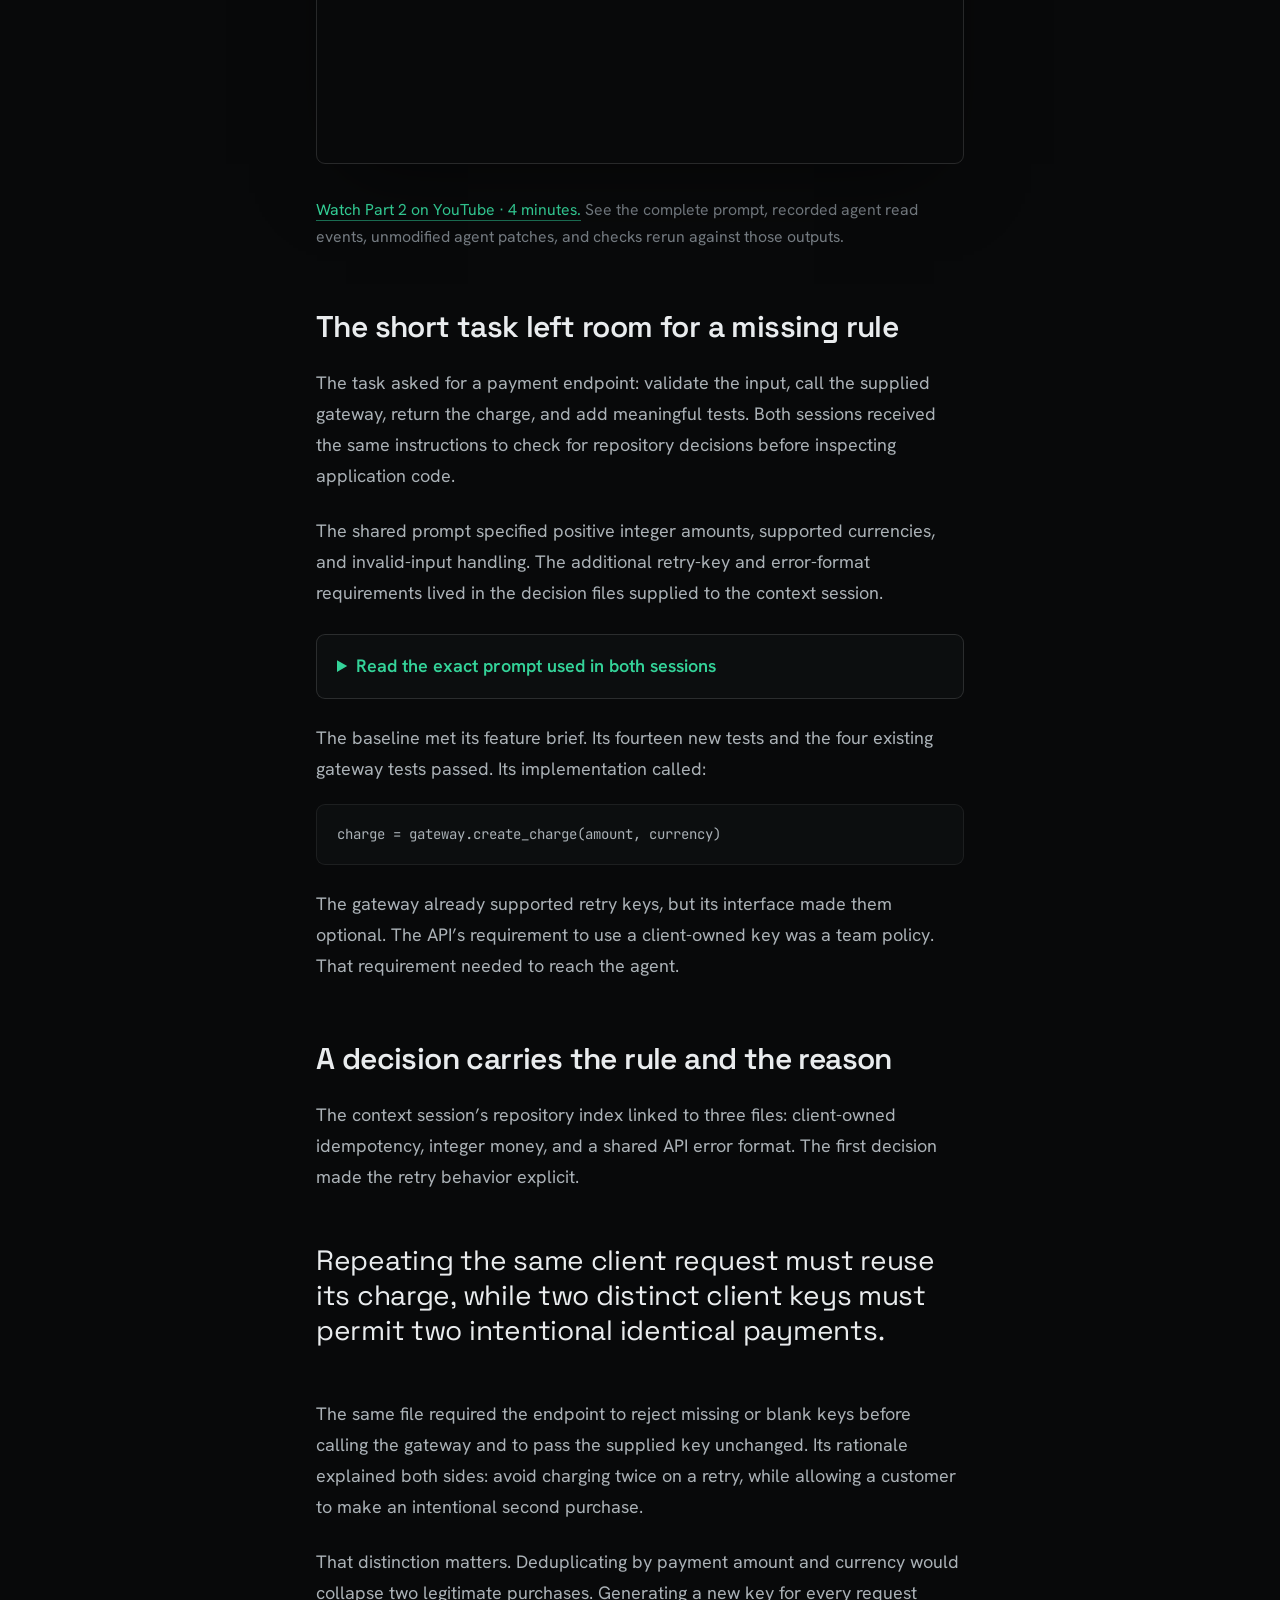
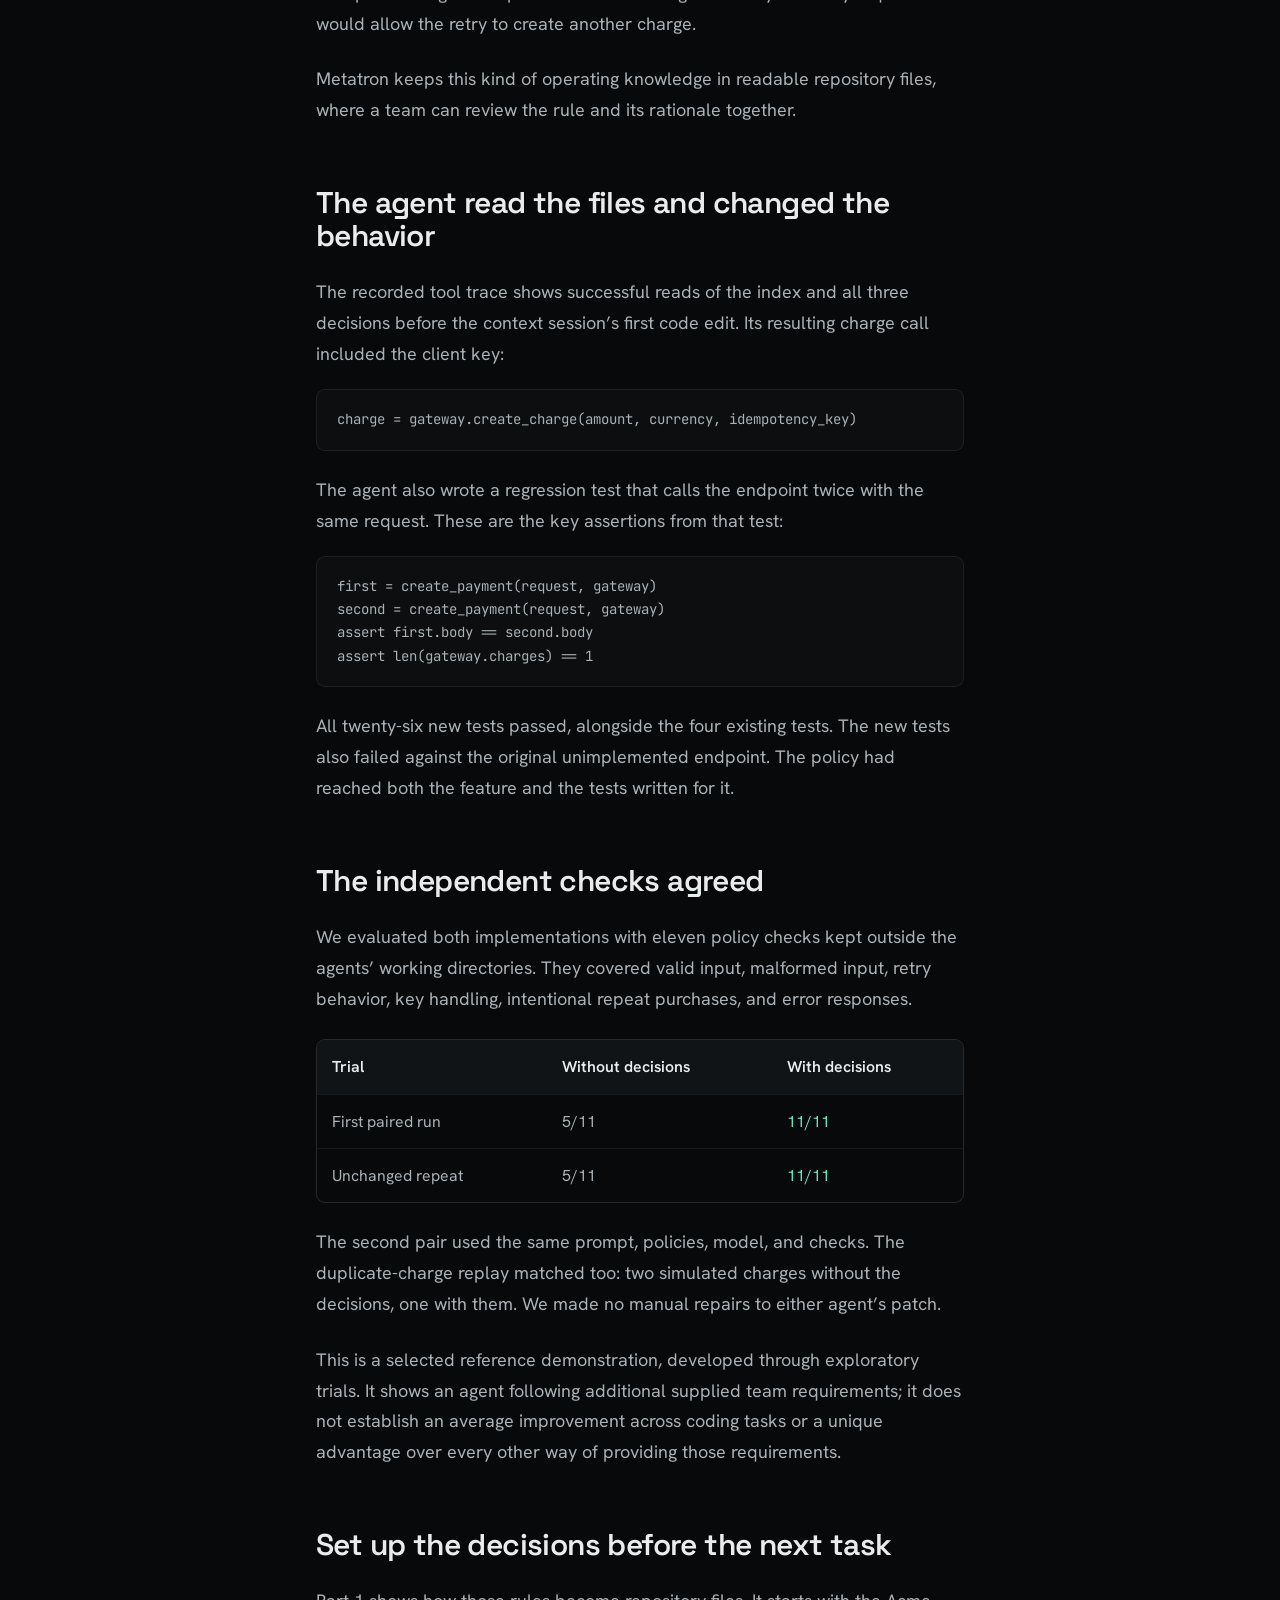
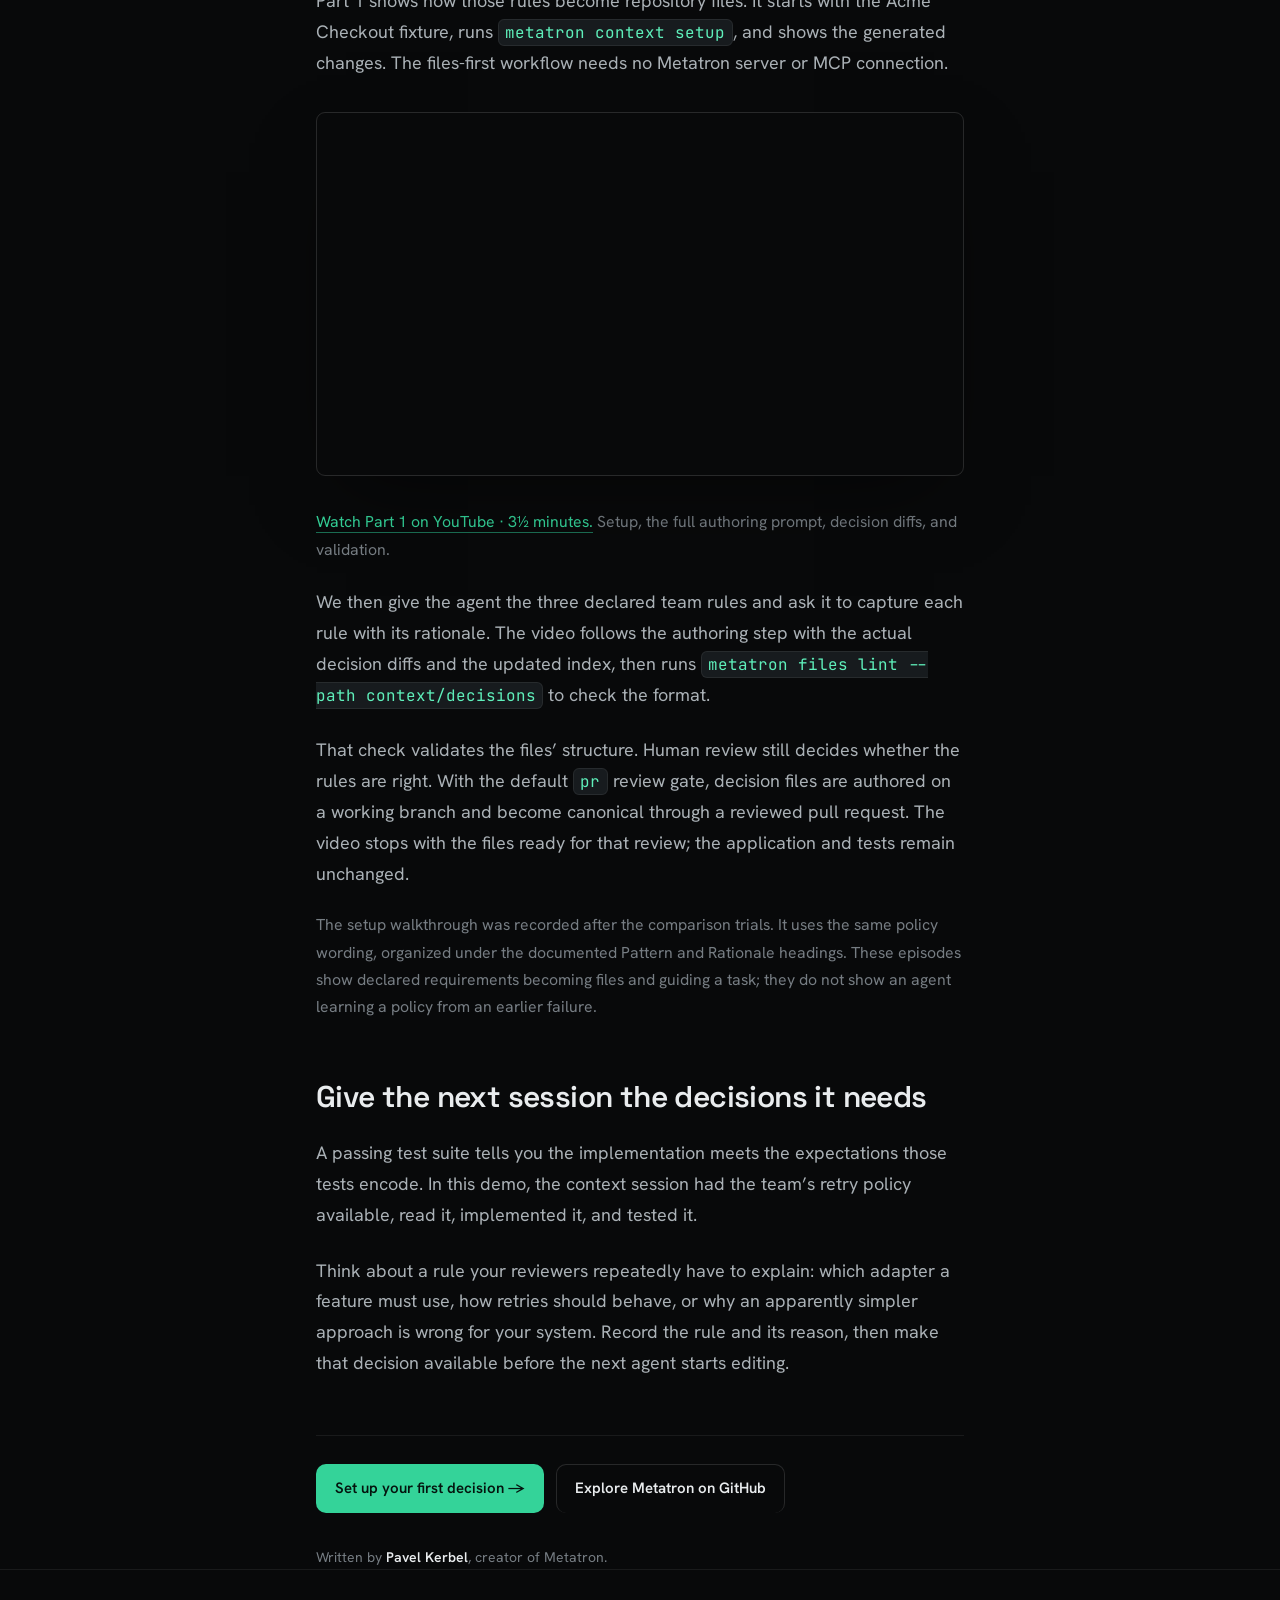
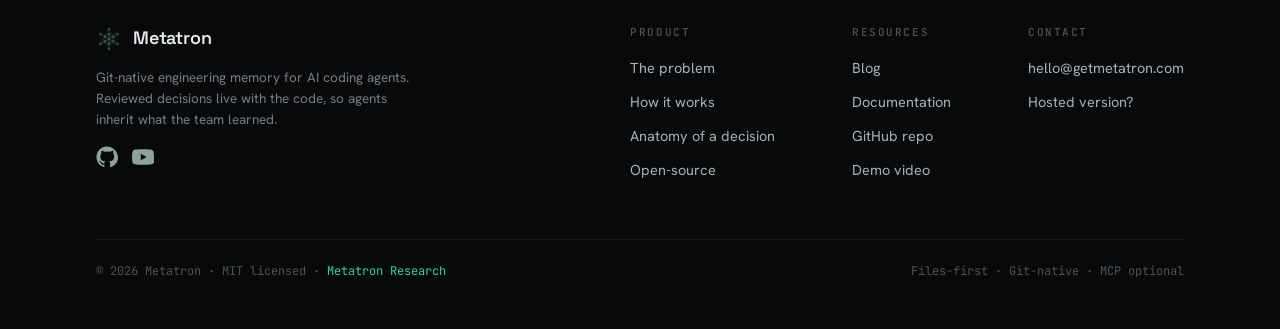
<file: blog/tests-pass-team-decisions/index.html>
<!DOCTYPE html>
<html lang="en">
<head>
<meta charset="UTF-8" />
<meta name="viewport" content="width=device-width, initial-scale=1" />

<!-- Google tag (gtag.js) -->
<script async src="https://www.googletagmanager.com/gtag/js?id=G-0P4SKXFNWL"></script>
<script>
  window.dataLayer = window.dataLayer || [];
  function gtag(){dataLayer.push(arguments);}
  gtag('js', new Date());
  gtag('config', 'G-0P4SKXFNWL');
</script>

<title>The tests passed. The payment ran twice. | Metatron</title>
<meta name="description" content="A coding agent wrote passing tests but charged twice on a retry. See how three Metatron decision files changed the code, the tests, and the outcome." />
<link rel="canonical" href="https://getmetatron.com/blog/tests-pass-team-decisions/" />
<link rel="preconnect" href="https://fonts.googleapis.com" />
<link rel="preconnect" href="https://fonts.gstatic.com" crossorigin />
<link href="https://fonts.googleapis.com/css2?family=Space+Grotesk:wght@400;500;600;700&amp;family=Hanken+Grotesk:wght@400;500;600;700&amp;family=JetBrains+Mono:wght@400;500;600&amp;display=swap" rel="stylesheet" />
<link rel="stylesheet" href="/styles.css?v=20260930-research2" />
<link rel="stylesheet" href="/blog.css" />

<link rel="icon" href="/public/images/favicon.ico" sizes="any" />
<link rel="icon" type="image/png" sizes="32x32" href="/public/images/favicon-32x32.png" />
<link rel="icon" type="image/png" sizes="16x16" href="/public/images/favicon-16x16.png" />
<link rel="apple-touch-icon" sizes="180x180" href="/public/images/apple-touch-icon.png" />


<meta property="og:type" content="article" />
<meta property="og:site_name" content="Metatron" />
<meta property="og:url" content="https://getmetatron.com/blog/tests-pass-team-decisions/" />
<meta property="og:title" content="The tests passed. The payment ran twice." />
<meta property="og:description" content="A coding agent wrote passing tests but charged twice on a retry. See how three Metatron decision files changed the code, the tests, and the outcome." />
<meta property="og:image" content="https://getmetatron.com/public/images/og/tests-pass-team-decisions.png" />
<meta property="og:image:width" content="1280" />
<meta property="og:image:height" content="720" />
<meta property="og:image:alt" content="Tests pass. Paid twice? Two simulated charges without decisions, one with decisions." />
<meta property="article:published_time" content="2026-09-30" />
<meta property="article:modified_time" content="2026-09-30" />
<meta property="article:author" content="Pavel Kerbel" />
<meta name="twitter:card" content="summary_large_image" />
<meta name="twitter:title" content="The tests passed. The payment ran twice." />
<meta name="twitter:description" content="A coding agent wrote passing tests but charged twice on a retry. See how three Metatron decision files changed the code, the tests, and the outcome." />
<meta name="twitter:image" content="https://getmetatron.com/public/images/og/tests-pass-team-decisions.png" />
<script type="application/ld+json">
{
  "@context": "https://schema.org",
  "@type": "BlogPosting",
  "headline": "The tests passed. The payment ran twice.",
  "description": "A coding agent wrote passing tests but charged twice on a retry. See how three Metatron decision files changed the code, the tests, and the outcome.",
  "image": "https://getmetatron.com/public/images/og/tests-pass-team-decisions.png",
  "datePublished": "2026-09-30",
  "dateModified": "2026-09-30",
  "author": {
    "@type": "Person",
    "name": "Pavel Kerbel",
    "url": "https://pavelkerbel.com"
  },
  "publisher": {
    "@type": "Organization",
    "name": "Metatron",
    "logo": {
      "@type": "ImageObject",
      "url": "https://getmetatron.com/public/images/apple-touch-icon.png"
    }
  },
  "mainEntityOfPage": {
    "@type": "WebPage",
    "@id": "https://getmetatron.com/blog/tests-pass-team-decisions/"
  }
}
</script>
<style>
.checkout-article .table-wrap { overflow-x: auto; border: 1px solid var(--line-strong); border-radius: var(--radius-sm); }
.checkout-article table { width: 100%; border-collapse: collapse; font-size: .88em; }
.checkout-article th, .checkout-article td { padding: 13px 15px; text-align: left; border-bottom: 1px solid var(--line); vertical-align: top; }
.checkout-article th { color: var(--ink); background: var(--bg-2); font-weight: 600; }
.checkout-article td { color: var(--ink-soft); }
.checkout-article tr:last-child td { border-bottom: 0; }
.checkout-article td:last-child { color: var(--accent-bright); }
.checkout-article .media-note { font-size: .88em; color: var(--ink-mute); }
.demo-prompt { border: 1px solid var(--line-strong); border-radius: var(--radius-sm); padding: 16px 20px; background: var(--bg-1); }
.demo-prompt summary { cursor: pointer; color: var(--accent); font-weight: 600; }
.demo-prompt pre { white-space: pre-wrap; overflow-wrap: anywhere; border: 0; padding: 0; margin-top: 20px; }
@media (max-width: 480px) { .checkout-article th, .checkout-article td { padding: 10px 9px; } .checkout-article table { font-size: .78em; } }
</style>
</head>
<body>

<header class="nav">
  <div class="nav-inner">
    <a class="brand" href="/" aria-label="Metatron home">
      <span data-cube-mark style="width:26px;height:26px;display:block"></span>
      Metatron
    </a>
    <nav class="nav-links" aria-label="Primary">
      <a href="/#problem">Problem</a>
      <a href="/#how">How it works</a>
      <a href="/#ui">The UI</a>
      <a href="/blog/">Blog</a>
      <a href="/docs/">Docs</a>
      <a href="/about/">About</a>
    </nav>
    <div class="nav-cta">
      <a class="btn btn-ghost btn-sm" href="https://github.com/kerbelp/metatron" target="_blank" rel="noopener">
        <svg viewBox="0 0 24 24" fill="currentColor"><path d="M12 .5C5.7.5.5 5.7.5 12c0 5.1 3.3 9.4 7.9 10.9.6.1.8-.3.8-.6v-2c-3.2.7-3.9-1.5-3.9-1.5-.5-1.3-1.3-1.7-1.3-1.7-1-.7.1-.7.1-.7 1.2.1 1.8 1.2 1.8 1.2 1 1.8 2.7 1.3 3.4 1 .1-.8.4-1.3.7-1.6-2.6-.3-5.3-1.3-5.3-5.7 0-1.3.5-2.3 1.2-3.1-.1-.3-.5-1.5.1-3.1 0 0 1-.3 3.3 1.2a11.5 11.5 0 0 1 6 0c2.3-1.5 3.3-1.2 3.3-1.2.6 1.6.2 2.8.1 3.1.8.8 1.2 1.8 1.2 3.1 0 4.4-2.7 5.4-5.3 5.7.4.4.8 1.1.8 2.2v3.3c0 .3.2.7.8.6 4.6-1.5 7.9-5.8 7.9-10.9C23.5 5.7 18.3.5 12 .5Z"/></svg>
        GitHub
      </a>
      <a class="btn btn-primary btn-sm" href="/#updates">Get updates</a>
    </div>
    <button class="nav-burger" aria-label="Menu">
      <svg viewBox="0 0 24 24" fill="none" stroke="currentColor" stroke-width="1.8"><path d="M3 6h18M3 12h18M3 18h18"/></svg>
    </button>
  </div>
</header>

<main class="blog-main" id="top">
<article class="wrap blog-wrap checkout-article">
  <div class="crumb"><a href="/">Home</a><span>/</span><a href="/blog/">Blog</a><span>/</span>Checkout demo</div>
  <header class="article-head">
    <span class="kicker">Demo · Repository decisions</span>
    <h1>The tests passed. The payment ran twice.</h1>
    <div class="article-meta"><span>Pavel Kerbel</span><span class="dot">·</span><time datetime="2026-09-30">September 30, 2026</time><span class="dot">·</span><span>6 min read</span></div>
    <p class="article-lede">A checkout feature passed every test its coding agent wrote. Retrying the same request still created a second charge. A separate session with three stored team decisions produced code that handled the retry correctly.</p>
  </header>
  <div class="prose">
    <p>A retry should not become a second purchase. Your team may already know that rule. The question is whether your coding agent has it available when it implements the endpoint.</p>
    <p>We built Acme Checkout, a small fictional reference app, to make that gap visible. Two Haiku 4.5 sessions received the same feature prompt, starting code, and tools. Both implemented the endpoint and wrote passing tests. One session also received three team policies as Metatron decision files in the repository.</p>
    <p>Then we submitted the same simulated $12.99 payment twice, with the same client request key.</p>
    <div class="table-wrap"><table><thead><tr><th>Same request, retried once</th><th>Without decisions</th><th>With decisions</th></tr></thead><tbody><tr><td>Charge IDs returned</td><td><code>ch_1</code>, <code>ch_2</code></td><td><code>ch_1</code>, <code>ch_1</code></td></tr><tr><td>Simulated charges created</td><td>2</td><td>1</td></tr><tr><td>Simulated total</td><td>$25.98</td><td>$12.99</td></tr><tr><td>Agent’s own tests</td><td>Pass</td><td>Pass</td></tr></tbody></table></div>
    <p class="media-note">The gateway is an offline, in-memory adapter. No real payments were made.</p>

    <h2>Watch the code and the retry</h2>
    <div class="video-embed"><iframe src="https://www.youtube-nocookie.com/embed/Kag_O2xGbcc" title="Metatron Part 2: the same checkout task with and without repository decisions" loading="lazy" referrerpolicy="strict-origin-when-cross-origin" allow="accelerometer; autoplay; clipboard-write; encrypted-media; gyroscope; picture-in-picture; web-share" allowfullscreen></iframe></div>
    <p class="media-note"><a href="https://youtu.be/Kag_O2xGbcc">Watch Part 2 on YouTube · 4 minutes.</a> See the complete prompt, recorded agent read events, unmodified agent patches, and checks rerun against those outputs.</p>

    <h2>The short task left room for a missing rule</h2>
    <p>The task asked for a payment endpoint: validate the input, call the supplied gateway, return the charge, and add meaningful tests. Both sessions received the same instructions to check for repository decisions before inspecting application code.</p>
    <p>The shared prompt specified positive integer amounts, supported currencies, and invalid-input handling. The additional retry-key and error-format requirements lived in the decision files supplied to the context session.</p>
    <details class="demo-prompt"><summary>Read the exact prompt used in both sessions</summary><pre><code>Before inspecting or editing application code, check whether context.md exists. If present, read it and the decision files it lists, and follow those repository policies. State which decisions you used.

Implement checkout.api.create_payment(request, gateway) for POST /payments using the supplied Request, Response and payment adapter.

The request body contains amount and currency. Return status 201 with the gateway&#x27;s charge data for a valid payment, or status 400 for invalid input. Use the injected gateway and preserve the public signatures. Add meaningful behavior tests in tests/test_create_payment.py and run them along with the existing tests. Do not add dependencies or modify the gateway, HTTP types, existing tests, or repository decisions. Implement the source function as well as the tests.

Request.body is already parsed JSON. Accept only a dictionary body, a positive integer amount (not a boolean), and currency &quot;usd&quot; or &quot;eur&quot;. Return 400 for malformed bodies or invalid value types, including list/dict currencies. Use the actual provided Request and Response fields.

Run tests with ./run-tests tests/test_create_payment.py or ./run-tests tests. The wrapper uses the prepared local Python environment. Do not edit the wrapper, access the network, install dependencies, or commit.</code></pre></details>
    <p>The baseline met its feature brief. Its fourteen new tests and the four existing gateway tests passed. Its implementation called:</p>
    <pre><code>charge = gateway.create_charge(amount, currency)</code></pre>
    <p>The gateway already supported retry keys, but its interface made them optional. The API’s requirement to use a client-owned key was a team policy. That requirement needed to reach the agent.</p>

    <h2>A decision carries the rule and the reason</h2>
    <p>The context session’s repository index linked to three files: client-owned idempotency, integer money, and a shared API error format. The first decision made the retry behavior explicit.</p>
    <blockquote><p>Repeating the same client request must reuse its charge, while two distinct client keys must permit two intentional identical payments.</p></blockquote>
    <p>The same file required the endpoint to reject missing or blank keys before calling the gateway and to pass the supplied key unchanged. Its rationale explained both sides: avoid charging twice on a retry, while allowing a customer to make an intentional second purchase.</p>
    <p>That distinction matters. Deduplicating by payment amount and currency would collapse two legitimate purchases. Generating a new key for every request would allow the retry to create another charge.</p>
    <p>Metatron keeps this kind of operating knowledge in readable repository files, where a team can review the rule and its rationale together.</p>

    <h2>The agent read the files and changed the behavior</h2>
    <p>The recorded tool trace shows successful reads of the index and all three decisions before the context session’s first code edit. Its resulting charge call included the client key:</p>
    <pre><code>charge = gateway.create_charge(amount, currency, idempotency_key)</code></pre>
    <p>The agent also wrote a regression test that calls the endpoint twice with the same request. These are the key assertions from that test:</p>
    <pre><code>first = create_payment(request, gateway)
second = create_payment(request, gateway)
assert first.body == second.body
assert len(gateway.charges) == 1</code></pre>
    <p>All twenty-six new tests passed, alongside the four existing tests. The new tests also failed against the original unimplemented endpoint. The policy had reached both the feature and the tests written for it.</p>

    <h2>The independent checks agreed</h2>
    <p>We evaluated both implementations with eleven policy checks kept outside the agents’ working directories. They covered valid input, malformed input, retry behavior, key handling, intentional repeat purchases, and error responses.</p>
    <div class="table-wrap"><table><thead><tr><th>Trial</th><th>Without decisions</th><th>With decisions</th></tr></thead><tbody><tr><td>First paired run</td><td>5/11</td><td>11/11</td></tr><tr><td>Unchanged repeat</td><td>5/11</td><td>11/11</td></tr></tbody></table></div>
    <p>The second pair used the same prompt, policies, model, and checks. The duplicate-charge replay matched too: two simulated charges without the decisions, one with them. We made no manual repairs to either agent’s patch.</p>
    <p>This is a selected reference demonstration, developed through exploratory trials. It shows an agent following additional supplied team requirements; it does not establish an average improvement across coding tasks or a unique advantage over every other way of providing those requirements.</p>

    <h2>Set up the decisions before the next task</h2>
    <p>Part 1 shows how those rules become repository files. It starts with the Acme Checkout fixture, runs <code>metatron context setup</code>, and shows the generated changes. The files-first workflow needs no Metatron server or MCP connection.</p>
    <div class="video-embed"><iframe src="https://www.youtube-nocookie.com/embed/_lxpCd0Uv6w" title="Metatron Part 1: repository setup and decision creation" loading="lazy" referrerpolicy="strict-origin-when-cross-origin" allow="accelerometer; autoplay; clipboard-write; encrypted-media; gyroscope; picture-in-picture; web-share" allowfullscreen></iframe></div>
    <p class="media-note"><a href="https://youtu.be/_lxpCd0Uv6w">Watch Part 1 on YouTube · 3½ minutes.</a> Setup, the full authoring prompt, decision diffs, and validation.</p>
    <p>We then give the agent the three declared team rules and ask it to capture each rule with its rationale. The video follows the authoring step with the actual decision diffs and the updated index, then runs <code>metatron files lint --path context/decisions</code> to check the format.</p>
    <p>That check validates the files’ structure. Human review still decides whether the rules are right. With the default <code>pr</code> review gate, decision files are authored on a working branch and become canonical through a reviewed pull request. The video stops with the files ready for that review; the application and tests remain unchanged.</p>
    <p class="media-note">The setup walkthrough was recorded after the comparison trials. It uses the same policy wording, organized under the documented Pattern and Rationale headings. These episodes show declared requirements becoming files and guiding a task; they do not show an agent learning a policy from an earlier failure.</p>

    <h2>Give the next session the decisions it needs</h2>
    <p>A passing test suite tells you the implementation meets the expectations those tests encode. In this demo, the context session had the team’s retry policy available, read it, implemented it, and tested it.</p>
    <p>Think about a rule your reviewers repeatedly have to explain: which adapter a feature must use, how retries should behave, or why an apparently simpler approach is wrong for your system. Record the rule and its reason, then make that decision available before the next agent starts editing.</p>
    <div class="article-foot"><div class="foot-links">
      <a class="btn btn-primary" href="/docs/#files-first">Set up your first decision →</a>
      <a class="btn btn-ghost" href="https://github.com/kerbelp/metatron">Explore Metatron on GitHub</a>
    </div><div class="article-byline"><span>Written by <b>Pavel Kerbel</b>, creator of Metatron.</span></div></div>
  </div>
</article>

</main>
<footer class="foot">
  <div class="wrap">
    <div class="foot-inner">
      <div class="foot-brand">
        <a class="brand" href="/"><span data-cube-mark style="width:26px;height:26px;display:block"></span>Metatron</a>
        <p>Git-native engineering memory for AI coding agents. Reviewed decisions live with the code, so agents inherit what the team learned.</p>
        <div class="foot-social" style="display:flex;gap:14px;margin-top:16px">
          <a href="https://github.com/kerbelp/metatron" target="_blank" rel="noopener" aria-label="GitHub" style="color:#8aa39c;display:inline-flex"><svg width="22" height="22" viewBox="0 0 24 24" fill="currentColor"><path d="M12 .5C5.7.5.5 5.7.5 12c0 5.1 3.3 9.4 7.9 10.9.6.1.8-.3.8-.6v-2c-3.2.7-3.9-1.5-3.9-1.5-.5-1.3-1.3-1.7-1.3-1.7-1-.7.1-.7.1-.7 1.2.1 1.8 1.2 1.8 1.2 1 1.8 2.7 1.3 3.4 1 .1-.8.4-1.3.7-1.6-2.6-.3-5.3-1.3-5.3-5.7 0-1.3.5-2.3 1.2-3.1-.1-.3-.5-1.5.1-3.1 0 0 1-.3 3.3 1.2a11.5 11.5 0 0 1 6 0c2.3-1.5 3.3-1.2 3.3-1.2.6 1.6.2 2.8.1 3.1.8.8 1.2 1.8 1.2 3.1 0 4.4-2.7 5.4-5.3 5.7.4.4.8 1.1.8 2.2v3.3c0 .3.2.7.8.6 4.6-1.5 7.9-5.8 7.9-10.9C23.5 5.7 18.3.5 12 .5Z"/></svg></a>
          <a href="https://www.youtube.com/@getmetatron" target="_blank" rel="noopener" aria-label="YouTube" style="color:#8aa39c;display:inline-flex"><svg width="22" height="22" viewBox="0 0 24 24" fill="currentColor"><path d="M23.5 6.2a3 3 0 0 0-2.11-2.12C19.5 3.5 12 3.5 12 3.5s-7.5 0-9.39.58A3 3 0 0 0 .5 6.2 31.1 31.1 0 0 0 0 12a31.1 31.1 0 0 0 .5 5.8 3 3 0 0 0 2.11 2.12C4.5 20.5 12 20.5 12 20.5s7.5 0 9.39-.58A3 3 0 0 0 24 17.8 31.1 31.1 0 0 0 24 12a31.1 31.1 0 0 0-.5-5.8ZM9.6 15.6V8.4l6.3 3.6-6.3 3.6Z"/></svg></a>
        </div>
      </div>
      <div class="foot-cols">
        <div class="foot-col">
          <h5>Product</h5>
          <a href="/#problem">The problem</a>
          <a href="/#how">How it works</a>
          <a href="/#anatomy">Anatomy of a decision</a>
          <a href="/#opensource">Open-source</a>
        </div>
        <div class="foot-col">
          <h5>Resources</h5>
          <a href="/blog/">Blog</a>
          <a href="/docs/">Documentation</a>
          <a href="https://github.com/kerbelp/metatron" target="_blank" rel="noopener">GitHub repo</a>
          <a href="https://youtu.be/Kag_O2xGbcc" target="_blank" rel="noopener">Demo video</a>
        </div>
        <div class="foot-col">
          <h5>Contact</h5>
          <a href="mailto:hello@getmetatron.com">hello@getmetatron.com</a>
          <a href="mailto:hello@getmetatron.com?subject=Metatron%20hosted%20interest">Hosted version?</a>
        </div>
      </div>
    </div>
    <div class="foot-bottom">
      <span>© 2026 Metatron · MIT licensed · <a class="research-credit" href="/about/">Metatron Research</a></span>
      <span>Files-first · Git-native · MCP optional</span>
    </div>
  </div>
</footer>

<script src="/metatron.js?v=20260930-research"></script>
</body>
</html>
</file>
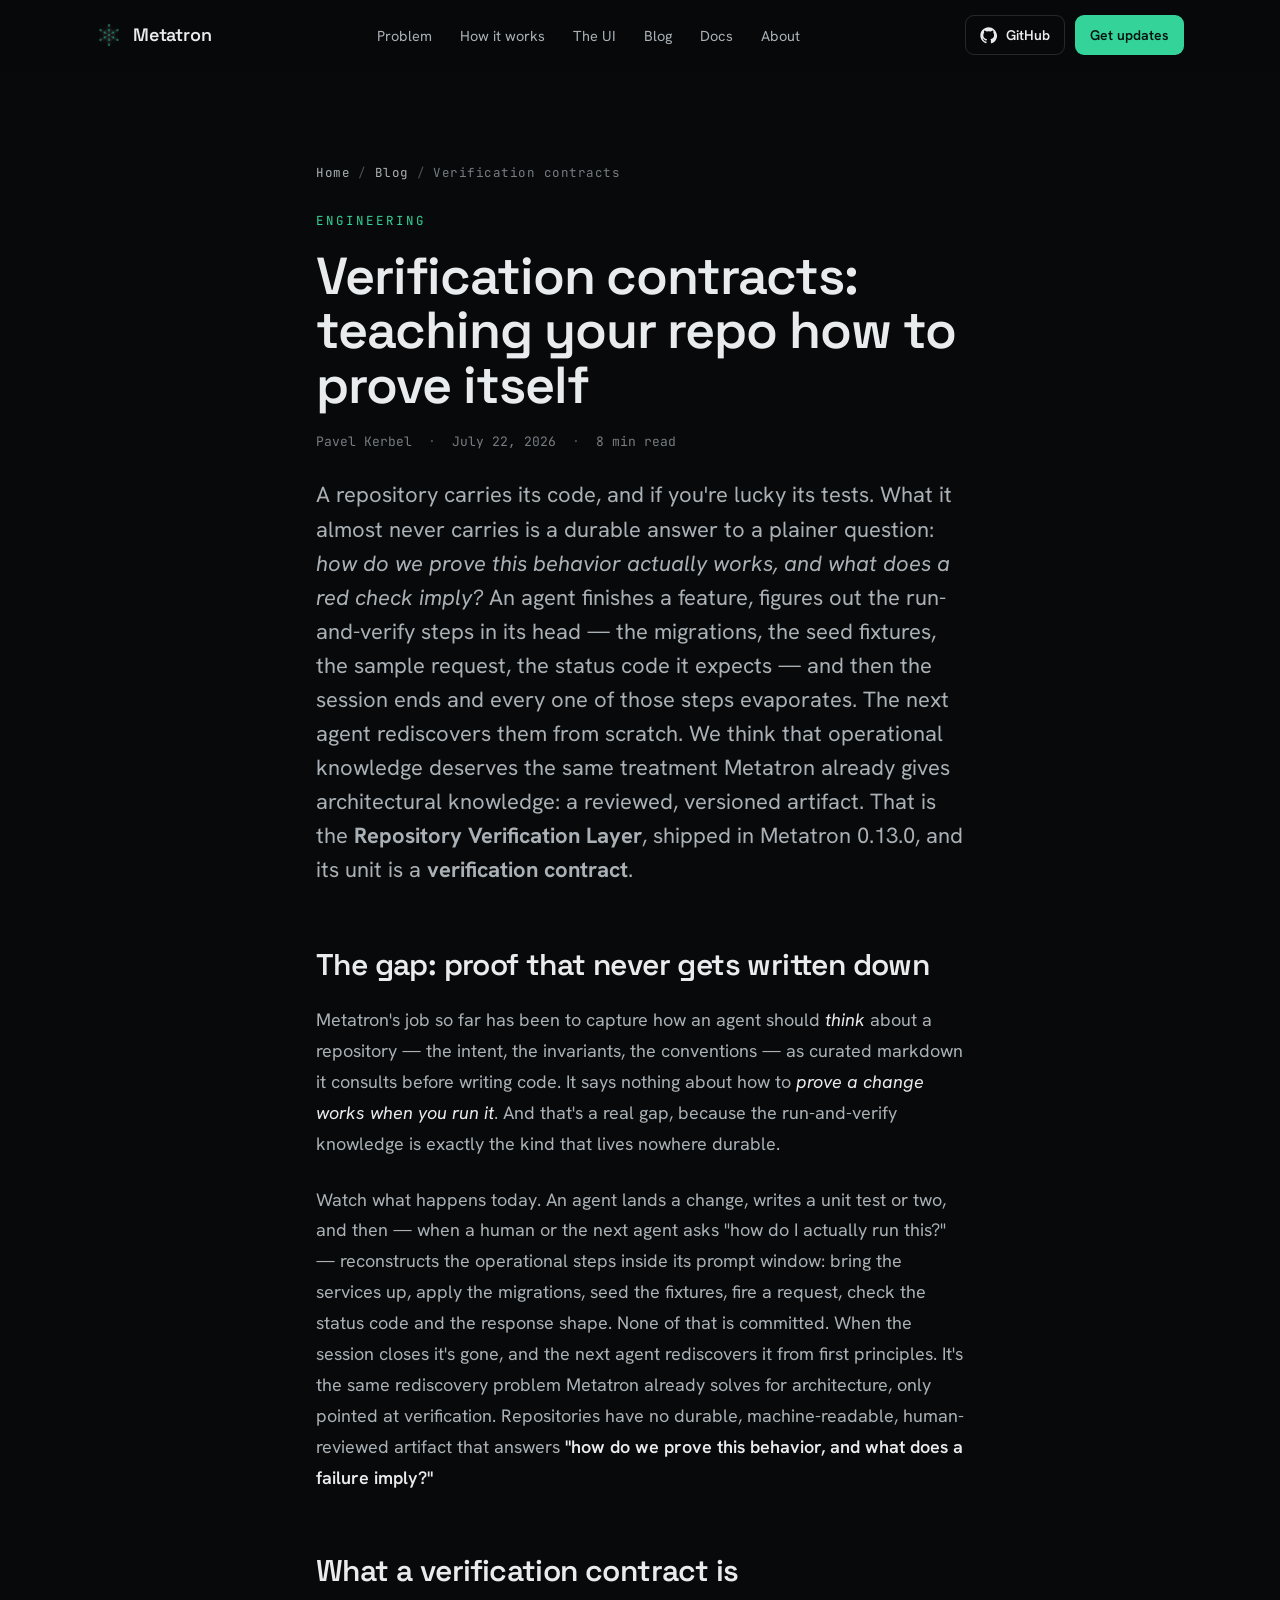
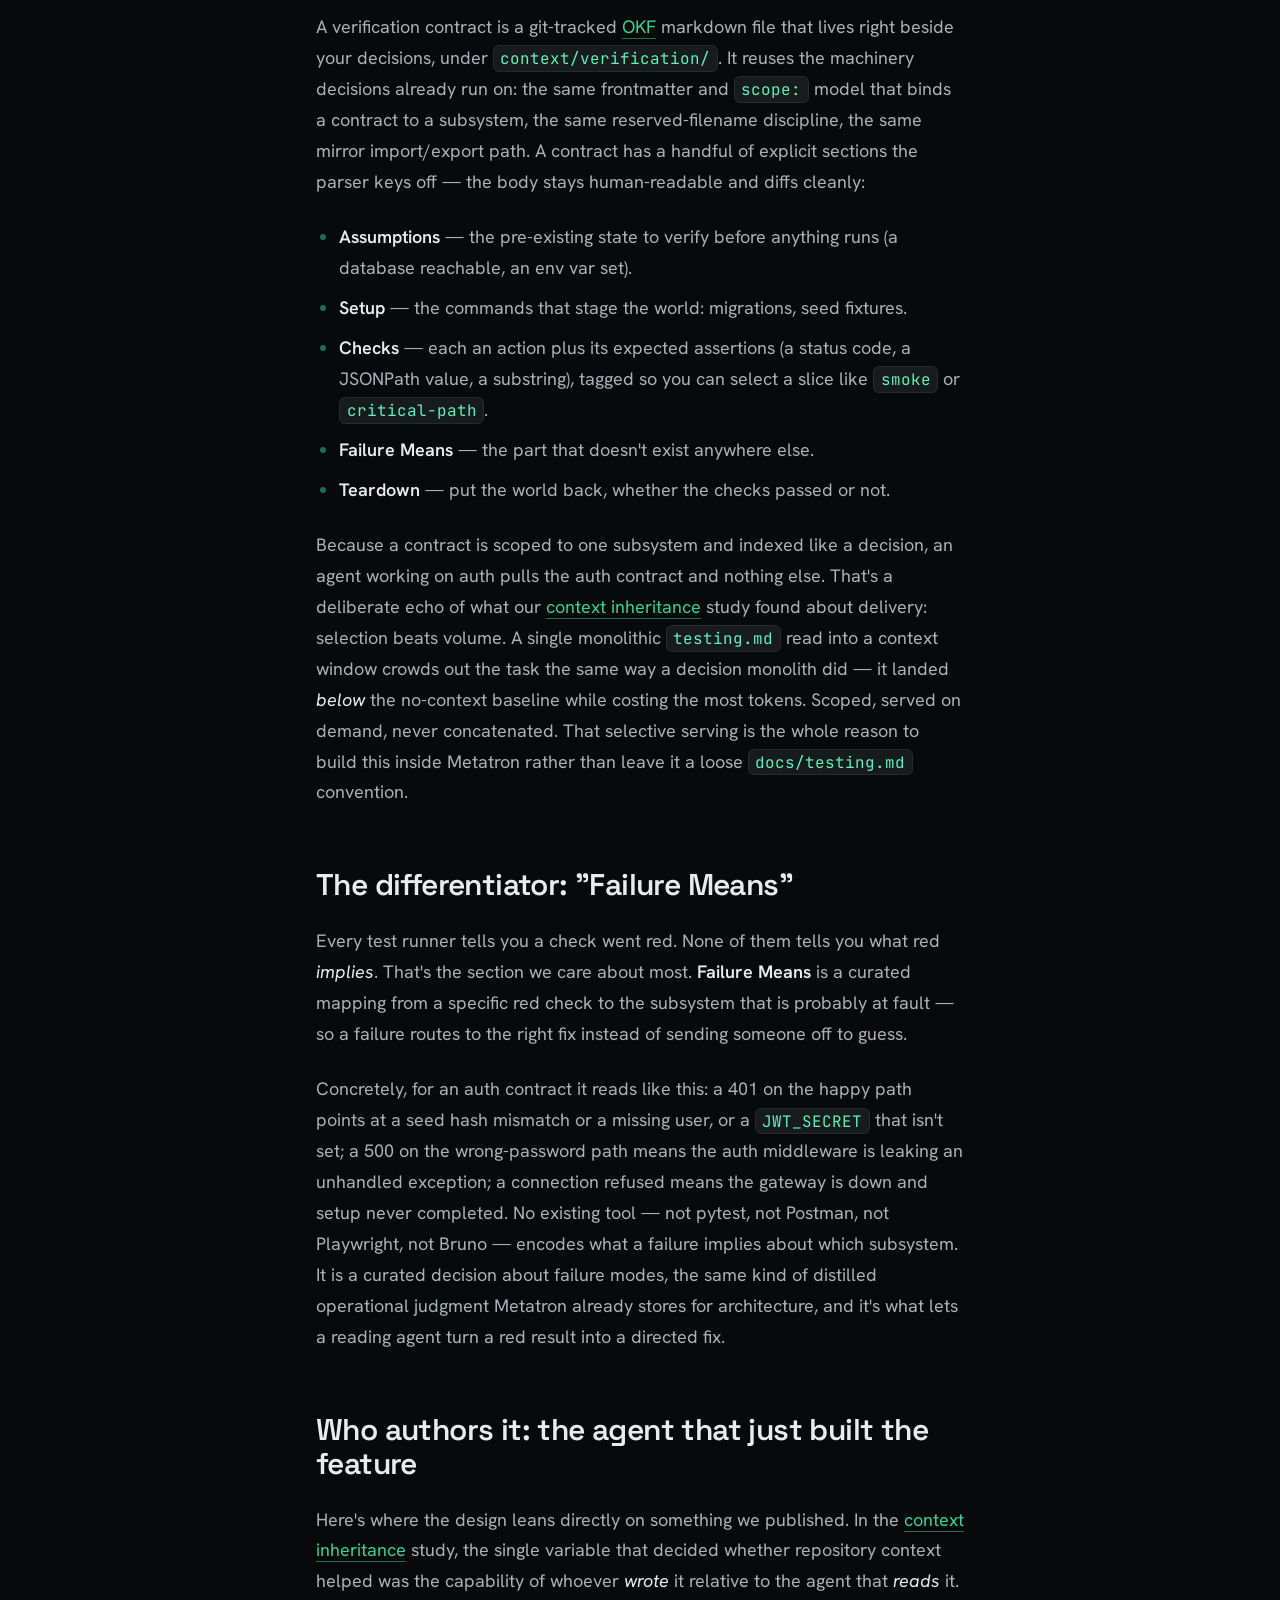
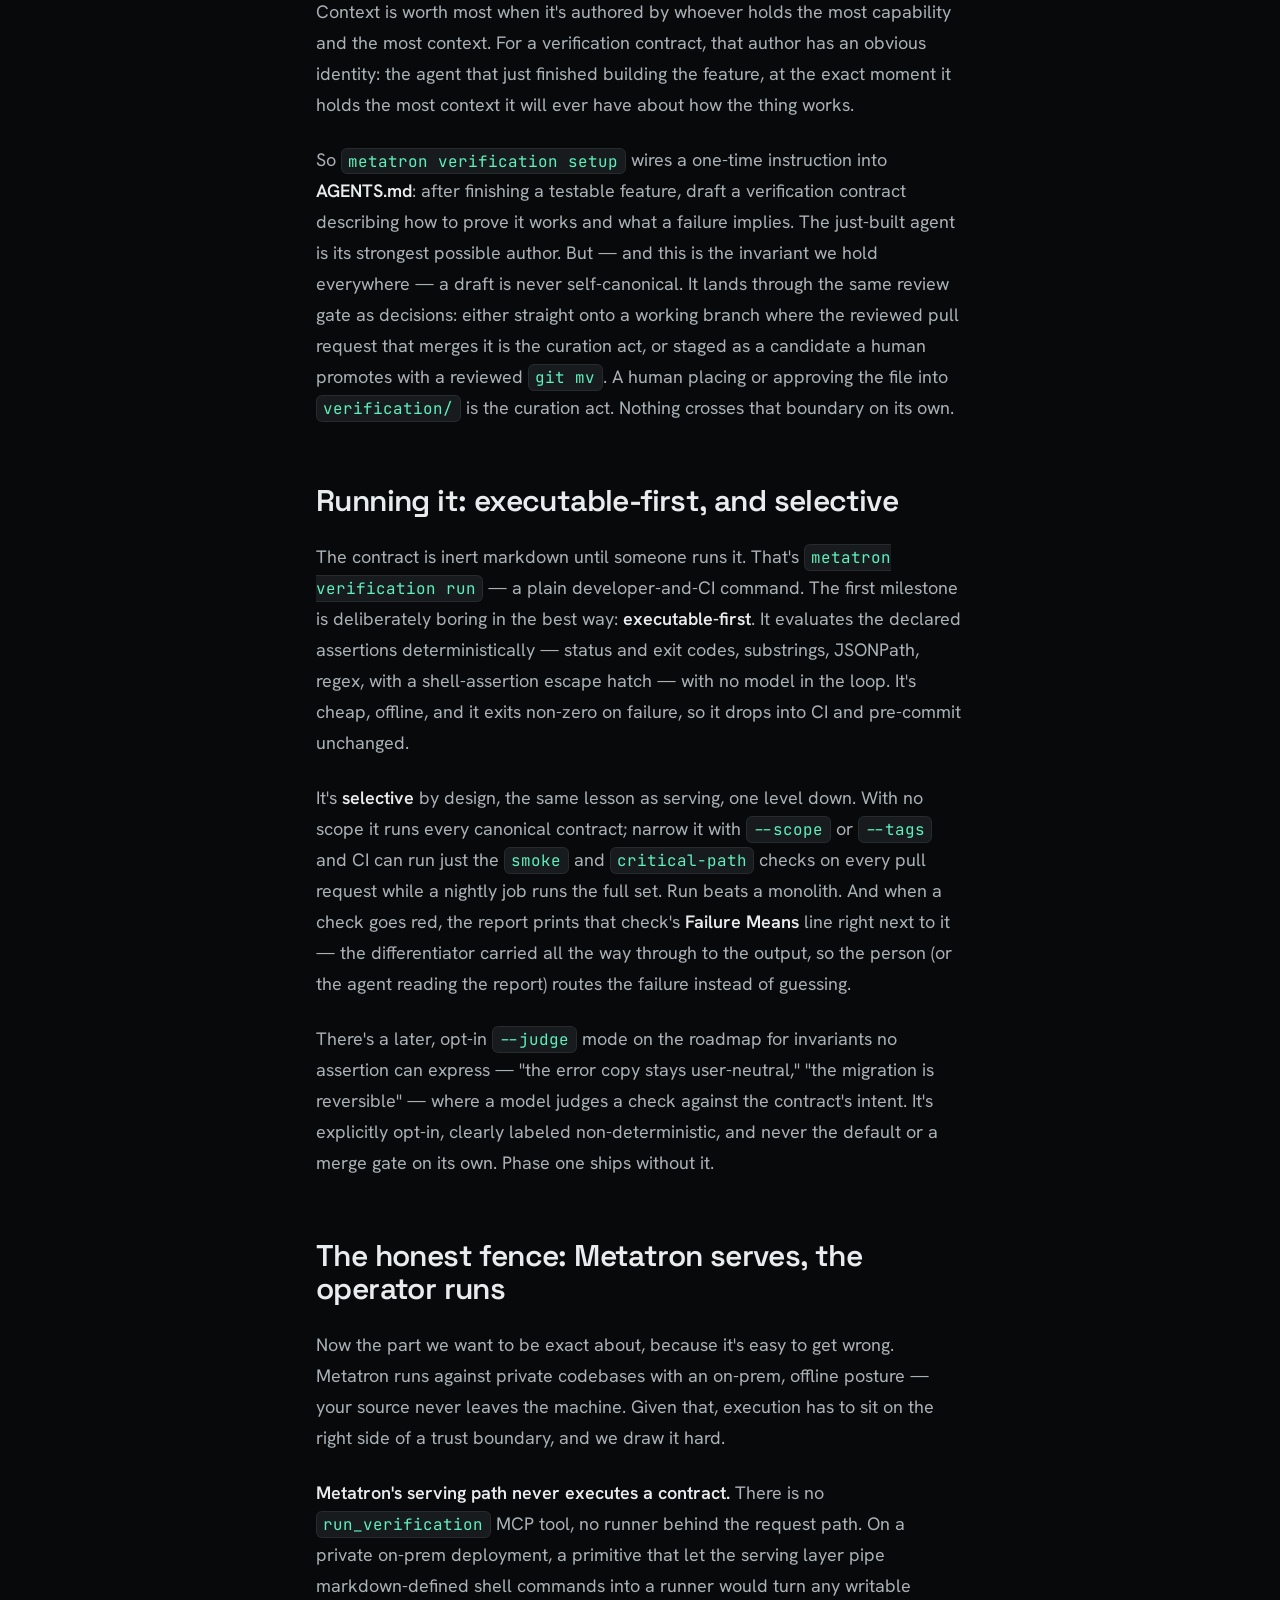
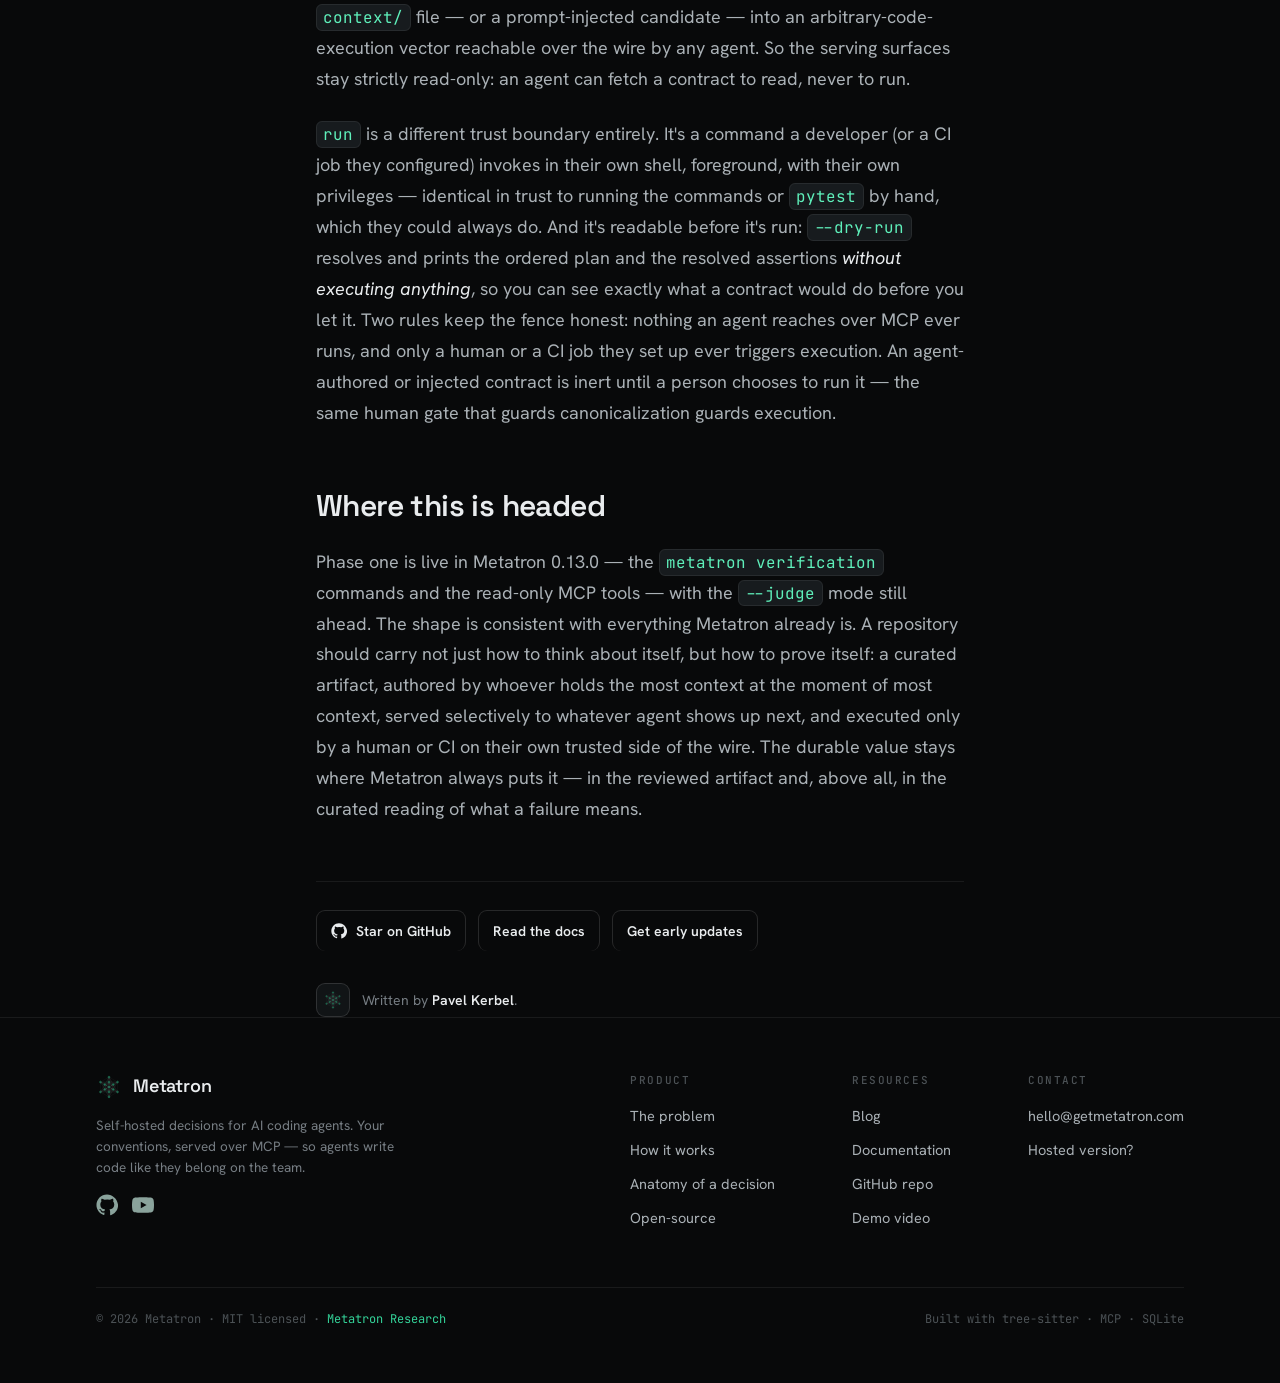
<file: blog/verification-contracts/index.html>
<!DOCTYPE html>
<html lang="en">
<head>
<meta charset="UTF-8" />
<meta name="viewport" content="width=device-width, initial-scale=1" />

<!-- Google tag (gtag.js) -->
<script async src="https://www.googletagmanager.com/gtag/js?id=G-0P4SKXFNWL"></script>
<script>
  window.dataLayer = window.dataLayer || [];
  function gtag(){dataLayer.push(arguments);}
  gtag('js', new Date());
  gtag('config', 'G-0P4SKXFNWL');
</script>

<title>Verification contracts: teaching your repo how to prove itself</title>
<meta name="description" content="Repos carry code and sometimes tests, but never a durable, human-reviewed artifact that says how we prove this behavior works — and what a failure implies. We're designing verification contracts: git-tracked OKF files with a curated Failure Means section, authored by the agent that just built the feature, run only by a human or CI." />
<link rel="canonical" href="https://getmetatron.com/blog/verification-contracts/" />

<link rel="preconnect" href="https://fonts.googleapis.com" />
<link rel="preconnect" href="https://fonts.gstatic.com" crossorigin />
<link href="https://fonts.googleapis.com/css2?family=Space+Grotesk:wght@400;500;600;700&family=Hanken+Grotesk:wght@400;500;600;700&family=JetBrains+Mono:wght@400;500;600&display=swap" rel="stylesheet" />
<link rel="stylesheet" href="/styles.css?v=20260930-research2" />
<link rel="stylesheet" href="/blog.css" />

<!-- Favicons -->
<link rel="icon" href="/public/images/favicon.ico" sizes="any" />
<link rel="icon" type="image/png" sizes="32x32" href="/public/images/favicon-32x32.png" />
<link rel="icon" type="image/png" sizes="16x16" href="/public/images/favicon-16x16.png" />
<link rel="apple-touch-icon" sizes="180x180" href="/public/images/apple-touch-icon.png" />

<!-- Open Graph -->
<meta property="og:type" content="article" />
<meta property="og:site_name" content="Metatron" />
<meta property="og:url" content="https://getmetatron.com/blog/verification-contracts/" />
<meta property="og:title" content="Verification contracts: teaching your repo how to prove itself" />
<meta property="og:description" content="A verification contract is a git-tracked OKF file — setup, checks, and a curated Failure Means section that routes a red check to the right subsystem. Authored by the agent that just built the feature; run only by a human or CI. Shipped in Metatron 0.13.0." />
<meta property="og:image" content="https://getmetatron.com/public/images/og/verification-contracts.png" />
<meta property="og:image:width" content="1200" />
<meta property="og:image:height" content="630" />
<meta property="og:image:alt" content="Verification contracts — Metatron blog" />
<meta property="article:published_time" content="2026-07-22" />
<meta property="article:author" content="Pavel Kerbel" />

<!-- Twitter / X -->
<meta name="twitter:card" content="summary_large_image" />
<meta name="twitter:title" content="Verification contracts: teaching your repo how to prove itself" />
<meta name="twitter:description" content="A git-tracked artifact that says how we prove this works — and what a failure implies. The curated Failure Means section routes a red check to the right fix. Authored at the moment of most context; run only by a human or CI. Shipped in Metatron 0.13.0." />
<meta name="twitter:image" content="https://getmetatron.com/public/images/og/verification-contracts.png" />

<!-- JSON-LD -->
<script type="application/ld+json">
{
  "@context": "https://schema.org",
  "@type": "BlogPosting",
  "headline": "Verification contracts: teaching your repo how to prove itself",
  "description": "A Metatron feature (shipped in 0.13.0): git-tracked OKF verification contracts with a curated Failure Means section that routes a red check to the right subsystem, authored by the agent that just built the feature, run only by a human or CI.",
  "image": "https://getmetatron.com/public/images/og/verification-contracts.png",
  "datePublished": "2026-07-22",
  "dateModified": "2026-07-22",
  "author": { "@type": "Person", "name": "Pavel Kerbel", "url": "https://pavelkerbel.com" },
  "publisher": {
    "@type": "Organization",
    "name": "Metatron",
    "logo": { "@type": "ImageObject", "url": "https://getmetatron.com/public/images/apple-touch-icon.png" }
  },
  "mainEntityOfPage": { "@type": "WebPage", "@id": "https://getmetatron.com/blog/verification-contracts/" }
}
</script>
<script type="application/ld+json">
{
  "@context": "https://schema.org",
  "@type": "BreadcrumbList",
  "itemListElement": [
    { "@type": "ListItem", "position": 1, "name": "Home", "item": "https://getmetatron.com/" },
    { "@type": "ListItem", "position": 2, "name": "Blog", "item": "https://getmetatron.com/blog/" },
    { "@type": "ListItem", "position": 3, "name": "Verification contracts: teaching your repo how to prove itself", "item": "https://getmetatron.com/blog/verification-contracts/" }
  ]
}
</script>
</head>
<body>

<!-- ============ NAV ============ -->
<header class="nav">
  <div class="nav-inner">
    <a class="brand" href="/" aria-label="Metatron home">
      <span data-cube-mark style="width:26px;height:26px;display:block"></span>
      Metatron
    </a>
    <nav class="nav-links" aria-label="Primary">
      <a href="/#problem">Problem</a>
      <a href="/#how">How it works</a>
      <a href="/#ui">The UI</a>
      <a href="/blog/">Blog</a>
      <a href="/docs/">Docs</a>
      <a href="/about/">About</a>
    </nav>
    <div class="nav-cta">
      <a class="btn btn-ghost btn-sm" href="https://github.com/kerbelp/metatron" target="_blank" rel="noopener">
        <svg viewBox="0 0 24 24" fill="currentColor"><path d="M12 .5C5.7.5.5 5.7.5 12c0 5.1 3.3 9.4 7.9 10.9.6.1.8-.3.8-.6v-2c-3.2.7-3.9-1.5-3.9-1.5-.5-1.3-1.3-1.7-1.3-1.7-1-.7.1-.7.1-.7 1.2.1 1.8 1.2 1.8 1.2 1 1.8 2.7 1.3 3.4 1 .1-.8.4-1.3.7-1.6-2.6-.3-5.3-1.3-5.3-5.7 0-1.3.5-2.3 1.2-3.1-.1-.3-.5-1.5.1-3.1 0 0 1-.3 3.3 1.2a11.5 11.5 0 0 1 6 0c2.3-1.5 3.3-1.2 3.3-1.2.6 1.6.2 2.8.1 3.1.8.8 1.2 1.8 1.2 3.1 0 4.4-2.7 5.4-5.3 5.7.4.4.8 1.1.8 2.2v3.3c0 .3.2.7.8.6 4.6-1.5 7.9-5.8 7.9-10.9C23.5 5.7 18.3.5 12 .5Z"/></svg>
        GitHub
      </a>
      <a class="btn btn-primary btn-sm" href="/#updates">Get updates</a>
    </div>
    <button class="nav-burger" aria-label="Menu">
      <svg viewBox="0 0 24 24" fill="none" stroke="currentColor" stroke-width="1.8"><path d="M3 6h18M3 12h18M3 18h18"/></svg>
    </button>
  </div>
</header>

<main class="blog-main" id="top">
  <article class="wrap blog-wrap">

    <div class="crumb">
      <a href="/">Home</a><span>/</span><a href="/blog/">Blog</a><span>/</span>Verification contracts
    </div>

    <header class="article-head">
      <span class="kicker">Engineering</span>
      <h1>Verification contracts: teaching your repo how to prove itself</h1>
      <div class="article-meta">
        <span>Pavel Kerbel</span>
        <span class="dot">·</span>
        <time datetime="2026-07-22">July 22, 2026</time>
        <span class="dot">·</span>
        <span>8 min read</span>
      </div>
      <p class="article-lede">
        A repository carries its code, and if you're lucky its tests. What it almost
        never carries is a durable answer to a plainer question: <em>how do we prove
        this behavior actually works, and what does a red check imply?</em> An agent
        finishes a feature, figures out the run-and-verify steps in its head — the
        migrations, the seed fixtures, the sample request, the status code it expects —
        and then the session ends and every one of those steps evaporates. The next
        agent rediscovers them from scratch. We think that operational knowledge deserves
        the same treatment Metatron already gives architectural knowledge: a reviewed,
        versioned artifact. That is the <strong>Repository Verification Layer</strong>,
        shipped in Metatron 0.13.0, and its unit is a
        <strong>verification contract</strong>.
      </p>
    </header>

    <div class="prose">

      <h2>The gap: proof that never gets written down</h2>
      <p>
        Metatron's job so far has been to capture how an agent should <em>think</em>
        about a repository — the intent, the invariants, the conventions — as curated
        markdown it consults before writing code. It says nothing about how to
        <em>prove a change works when you run it</em>. And that's a real gap, because
        the run-and-verify knowledge is exactly the kind that lives nowhere durable.
      </p>
      <p>
        Watch what happens today. An agent lands a change, writes a unit test or two,
        and then — when a human or the next agent asks "how do I actually run this?" —
        reconstructs the operational steps inside its prompt window: bring the services
        up, apply the migrations, seed the fixtures, fire a request, check the status
        code and the response shape. None of that is committed. When the session closes
        it's gone, and the next agent rediscovers it from first principles. It's the
        same rediscovery problem Metatron already solves for architecture, only pointed
        at verification. Repositories have no durable, machine-readable, human-reviewed
        artifact that answers <strong>"how do we prove this behavior, and what does a
        failure imply?"</strong>
      </p>

      <h2>What a verification contract is</h2>
      <p>
        A verification contract is a git-tracked <a href="/blog/open-knowledge-format/">OKF</a>
        markdown file that lives right beside your decisions, under
        <code>context/verification/</code>. It reuses the machinery decisions already
        run on: the same frontmatter and <code>scope:</code> model that binds a contract
        to a subsystem, the same reserved-filename discipline, the same mirror
        import/export path. A contract has a handful of explicit sections the parser
        keys off — the body stays human-readable and diffs cleanly:
      </p>
      <ul>
        <li><strong>Assumptions</strong> — the pre-existing state to verify before
          anything runs (a database reachable, an env var set).</li>
        <li><strong>Setup</strong> — the commands that stage the world: migrations,
          seed fixtures.</li>
        <li><strong>Checks</strong> — each an action plus its expected assertions
          (a status code, a JSONPath value, a substring), tagged so you can select a
          slice like <code>smoke</code> or <code>critical-path</code>.</li>
        <li><strong>Failure Means</strong> — the part that doesn't exist anywhere else.</li>
        <li><strong>Teardown</strong> — put the world back, whether the checks passed
          or not.</li>
      </ul>
      <p>
        Because a contract is scoped to one subsystem and indexed like a decision, an
        agent working on auth pulls the auth contract and nothing else. That's a
        deliberate echo of what our <a href="/blog/context-inheritance/">context
        inheritance</a> study found about delivery: selection beats volume. A single
        monolithic <code>testing.md</code> read into a context window crowds out the
        task the same way a decision monolith did — it landed <em>below</em> the
        no-context baseline while costing the most tokens. Scoped, served on demand,
        never concatenated. That selective serving is the whole reason to build this
        inside Metatron rather than leave it a loose <code>docs/testing.md</code>
        convention.
      </p>

      <h2>The differentiator: "Failure Means"</h2>
      <p>
        Every test runner tells you a check went red. None of them tells you what red
        <em>implies</em>. That's the section we care about most. <strong>Failure
        Means</strong> is a curated mapping from a specific red check to the subsystem
        that is probably at fault — so a failure routes to the right fix instead of
        sending someone off to guess.
      </p>
      <p>
        Concretely, for an auth contract it reads like this: a 401 on the happy path
        points at a seed hash mismatch or a missing user, or a <code>JWT_SECRET</code>
        that isn't set; a 500 on the wrong-password path means the auth middleware is
        leaking an unhandled exception; a connection refused means the gateway is down
        and setup never completed. No existing tool — not pytest, not Postman, not
        Playwright, not Bruno — encodes what a failure implies about which subsystem.
        It is a curated decision about failure modes, the same kind of distilled
        operational judgment Metatron already stores for architecture, and it's what
        lets a reading agent turn a red result into a directed fix.
      </p>

      <h2>Who authors it: the agent that just built the feature</h2>
      <p>
        Here's where the design leans directly on something we published. In the
        <a href="/blog/context-inheritance/">context inheritance</a> study, the single
        variable that decided whether repository context helped was the capability of
        whoever <em>wrote</em> it relative to the agent that <em>reads</em> it. Context
        is worth most when it's authored by whoever holds the most capability and the
        most context. For a verification contract, that author has an obvious identity:
        the agent that just finished building the feature, at the exact moment it holds
        the most context it will ever have about how the thing works.
      </p>
      <p>
        So <code>metatron verification setup</code> wires a one-time instruction into
        <strong>AGENTS.md</strong>: after finishing a testable feature, draft a
        verification contract describing how to prove it works and what a failure
        implies. The just-built agent is its strongest possible author. But — and this
        is the invariant we hold everywhere — a draft is never self-canonical. It lands
        through the same review gate as decisions: either straight onto a working branch
        where the reviewed pull request that merges it is the curation act, or staged as
        a candidate a human promotes with a reviewed <code>git mv</code>. A human placing
        or approving the file into <code>verification/</code> is the curation act.
        Nothing crosses that boundary on its own.
      </p>

      <h2>Running it: executable-first, and selective</h2>
      <p>
        The contract is inert markdown until someone runs it. That's
        <code>metatron verification run</code> — a plain developer-and-CI command. The
        first milestone is deliberately boring in the best way:
        <strong>executable-first</strong>. It evaluates the declared assertions
        deterministically — status and exit codes, substrings, JSONPath, regex, with a
        shell-assertion escape hatch — with no model in the loop. It's cheap, offline,
        and it exits non-zero on failure, so it drops into CI and pre-commit unchanged.
      </p>
      <p>
        It's <strong>selective</strong> by design, the same lesson as serving, one level
        down. With no scope it runs every canonical contract; narrow it with
        <code>--scope</code> or <code>--tags</code> and CI can run just the
        <code>smoke</code> and <code>critical-path</code> checks on every pull request
        while a nightly job runs the full set. Run beats a monolith. And when a check
        goes red, the report prints that check's <strong>Failure Means</strong> line
        right next to it — the differentiator carried all the way through to the output,
        so the person (or the agent reading the report) routes the failure instead of
        guessing.
      </p>
      <p>
        There's a later, opt-in <code>--judge</code> mode on the roadmap for invariants
        no assertion can express — "the error copy stays user-neutral," "the migration
        is reversible" — where a model judges a check against the contract's intent.
        It's explicitly opt-in, clearly labeled non-deterministic, and never the default
        or a merge gate on its own. Phase one ships without it.
      </p>

      <h2>The honest fence: Metatron serves, the operator runs</h2>
      <p>
        Now the part we want to be exact about, because it's easy to get wrong. Metatron
        runs against private codebases with an on-prem, offline posture — your source
        never leaves the machine. Given that, execution has to sit on the right side of
        a trust boundary, and we draw it hard.
      </p>
      <p>
        <strong>Metatron's serving path never executes a contract.</strong> There is no
        <code>run_verification</code> MCP tool, no runner behind the request path. On a
        private on-prem deployment, a primitive that let the serving layer pipe
        markdown-defined shell commands into a runner would turn any writable
        <code>context/</code> file — or a prompt-injected candidate — into an
        arbitrary-code-execution vector reachable over the wire by any agent. So the
        serving surfaces stay strictly read-only: an agent can fetch a contract to read,
        never to run.
      </p>
      <p>
        <code>run</code> is a different trust boundary entirely. It's a command a
        developer (or a CI job they configured) invokes in their own shell, foreground,
        with their own privileges — identical in trust to running the commands or
        <code>pytest</code> by hand, which they could always do. And it's readable before
        it's run: <code>--dry-run</code> resolves and prints the ordered plan and the
        resolved assertions <em>without executing anything</em>, so you can see exactly
        what a contract would do before you let it. Two rules keep the fence honest:
        nothing an agent reaches over MCP ever runs, and only a human or a CI job they
        set up ever triggers execution. An agent-authored or injected contract is inert
        until a person chooses to run it — the same human gate that guards
        canonicalization guards execution.
      </p>

      <h2>Where this is headed</h2>
      <p>
        Phase one is live in Metatron 0.13.0 — the <code>metatron verification</code>
        commands and the read-only MCP tools — with the <code>--judge</code> mode still
        ahead. The shape is consistent with everything Metatron already is. A repository
        should carry not just how to think about itself, but how to prove itself: a
        curated artifact, authored by whoever holds the most context at the moment of
        most context, served selectively to whatever agent shows up next, and executed
        only by a human or CI on their own trusted side of the wire. The durable value
        stays where Metatron always puts it — in the reviewed artifact and, above all,
        in the curated reading of what a failure means.
      </p>

      <div class="article-foot">
        <div class="foot-links">
          <a class="btn btn-ghost btn-sm" href="https://github.com/kerbelp/metatron" target="_blank" rel="noopener">
            <svg viewBox="0 0 24 24" fill="currentColor" style="width:16px;height:16px"><path d="M12 .5C5.7.5.5 5.7.5 12c0 5.1 3.3 9.4 7.9 10.9.6.1.8-.3.8-.6v-2c-3.2.7-3.9-1.5-3.9-1.5-.5-1.3-1.3-1.7-1.3-1.7-1-.7.1-.7.1-.7 1.2.1 1.8 1.2 1.8 1.2 1 1.8 2.7 1.3 3.4 1 .1-.8.4-1.3.7-1.6-2.6-.3-5.3-1.3-5.3-5.7 0-1.3.5-2.3 1.2-3.1-.1-.3-.5-1.5.1-3.1 0 0 1-.3 3.3 1.2a11.5 11.5 0 0 1 6 0c2.3-1.5 3.3-1.2 3.3-1.2.6 1.6.2 2.8.1 3.1.8.8 1.2 1.8 1.2 3.1 0 4.4-2.7 5.4-5.3 5.7.4.4.8 1.1.8 2.2v3.3c0 .3.2.7.8.6 4.6-1.5 7.9-5.8 7.9-10.9C23.5 5.7 18.3.5 12 .5Z"/></svg>
            Star on GitHub
          </a>
          <a class="btn btn-ghost btn-sm" href="/docs/">Read the docs</a>
          <a class="btn btn-ghost btn-sm" href="/#updates">Get early updates</a>
        </div>
        <div class="article-byline">
          <span class="mark"><span data-cube-mark style="width:20px;height:20px;display:block"></span></span>
          <span>Written by <b>Pavel Kerbel</b>.</span>
        </div>
      </div>

    </div>
  </article>
</main>

<!-- ============ FOOTER ============ -->
<footer class="foot">
  <div class="wrap">
    <div class="foot-inner">
      <div class="foot-brand">
        <a class="brand" href="/"><span data-cube-mark style="width:26px;height:26px;display:block"></span>Metatron</a>
        <p>Self-hosted decisions for AI coding agents. Your conventions, served over MCP — so agents write code like they belong on the team.</p>
        <div class="foot-social" style="display:flex;gap:14px;margin-top:16px">
          <a href="https://github.com/kerbelp/metatron" target="_blank" rel="noopener" aria-label="GitHub" style="color:#8aa39c;display:inline-flex"><svg width="22" height="22" viewBox="0 0 24 24" fill="currentColor"><path d="M12 .5C5.7.5.5 5.7.5 12c0 5.1 3.3 9.4 7.9 10.9.6.1.8-.3.8-.6v-2c-3.2.7-3.9-1.5-3.9-1.5-.5-1.3-1.3-1.7-1.3-1.7-1-.7.1-.7.1-.7 1.2.1 1.8 1.2 1.8 1.2 1 1.8 2.7 1.3 3.4 1 .1-.8.4-1.3.7-1.6-2.6-.3-5.3-1.3-5.3-5.7 0-1.3.5-2.3 1.2-3.1-.1-.3-.5-1.5.1-3.1 0 0 1-.3 3.3 1.2a11.5 11.5 0 0 1 6 0c2.3-1.5 3.3-1.2 3.3-1.2.6 1.6.2 2.8.1 3.1.8.8 1.2 1.8 1.2 3.1 0 4.4-2.7 5.4-5.3 5.7.4.4.8 1.1.8 2.2v3.3c0 .3.2.7.8.6 4.6-1.5 7.9-5.8 7.9-10.9C23.5 5.7 18.3.5 12 .5Z"/></svg></a>
          <a href="https://www.youtube.com/@getmetatron" target="_blank" rel="noopener" aria-label="YouTube" style="color:#8aa39c;display:inline-flex"><svg width="22" height="22" viewBox="0 0 24 24" fill="currentColor"><path d="M23.5 6.2a3 3 0 0 0-2.11-2.12C19.5 3.5 12 3.5 12 3.5s-7.5 0-9.39.58A3 3 0 0 0 .5 6.2 31.1 31.1 0 0 0 0 12a31.1 31.1 0 0 0 .5 5.8 3 3 0 0 0 2.11 2.12C4.5 20.5 12 20.5 12 20.5s7.5 0 9.39-.58A3 3 0 0 0 23.5 17.8 31.1 31.1 0 0 0 24 12a31.1 31.1 0 0 0-.5-5.8ZM9.6 15.6V8.4l6.3 3.6-6.3 3.6Z"/></svg></a>
        </div>
      </div>
      <div class="foot-cols">
        <div class="foot-col">
          <h5>Product</h5>
          <a href="/#problem">The problem</a>
          <a href="/#how">How it works</a>
          <a href="/#anatomy">Anatomy of a decision</a>
          <a href="/#opensource">Open-source</a>
        </div>
        <div class="foot-col">
          <h5>Resources</h5>
          <a href="/blog/">Blog</a>
          <a href="/docs/">Documentation</a>
          <a href="https://github.com/kerbelp/metatron" target="_blank" rel="noopener">GitHub repo</a>
          <a href="https://youtu.be/RdPn6OMtfOs" target="_blank" rel="noopener">Demo video</a>
        </div>
        <div class="foot-col">
          <h5>Contact</h5>
          <a href="mailto:hello@getmetatron.com">hello@getmetatron.com</a>
          <a href="mailto:hello@getmetatron.com?subject=Metatron%20hosted%20interest">Hosted version?</a>
        </div>
      </div>
    </div>
    <div class="foot-bottom">
      <span>© 2026 Metatron · MIT licensed · <a class="research-credit" href="/about/">Metatron Research</a></span>
      <span>Built with tree-sitter · MCP · SQLite</span>
    </div>
  </div>
</footer>

<script src="/metatron.js?v=20260930-research"></script>
</body>
</html>
</file>
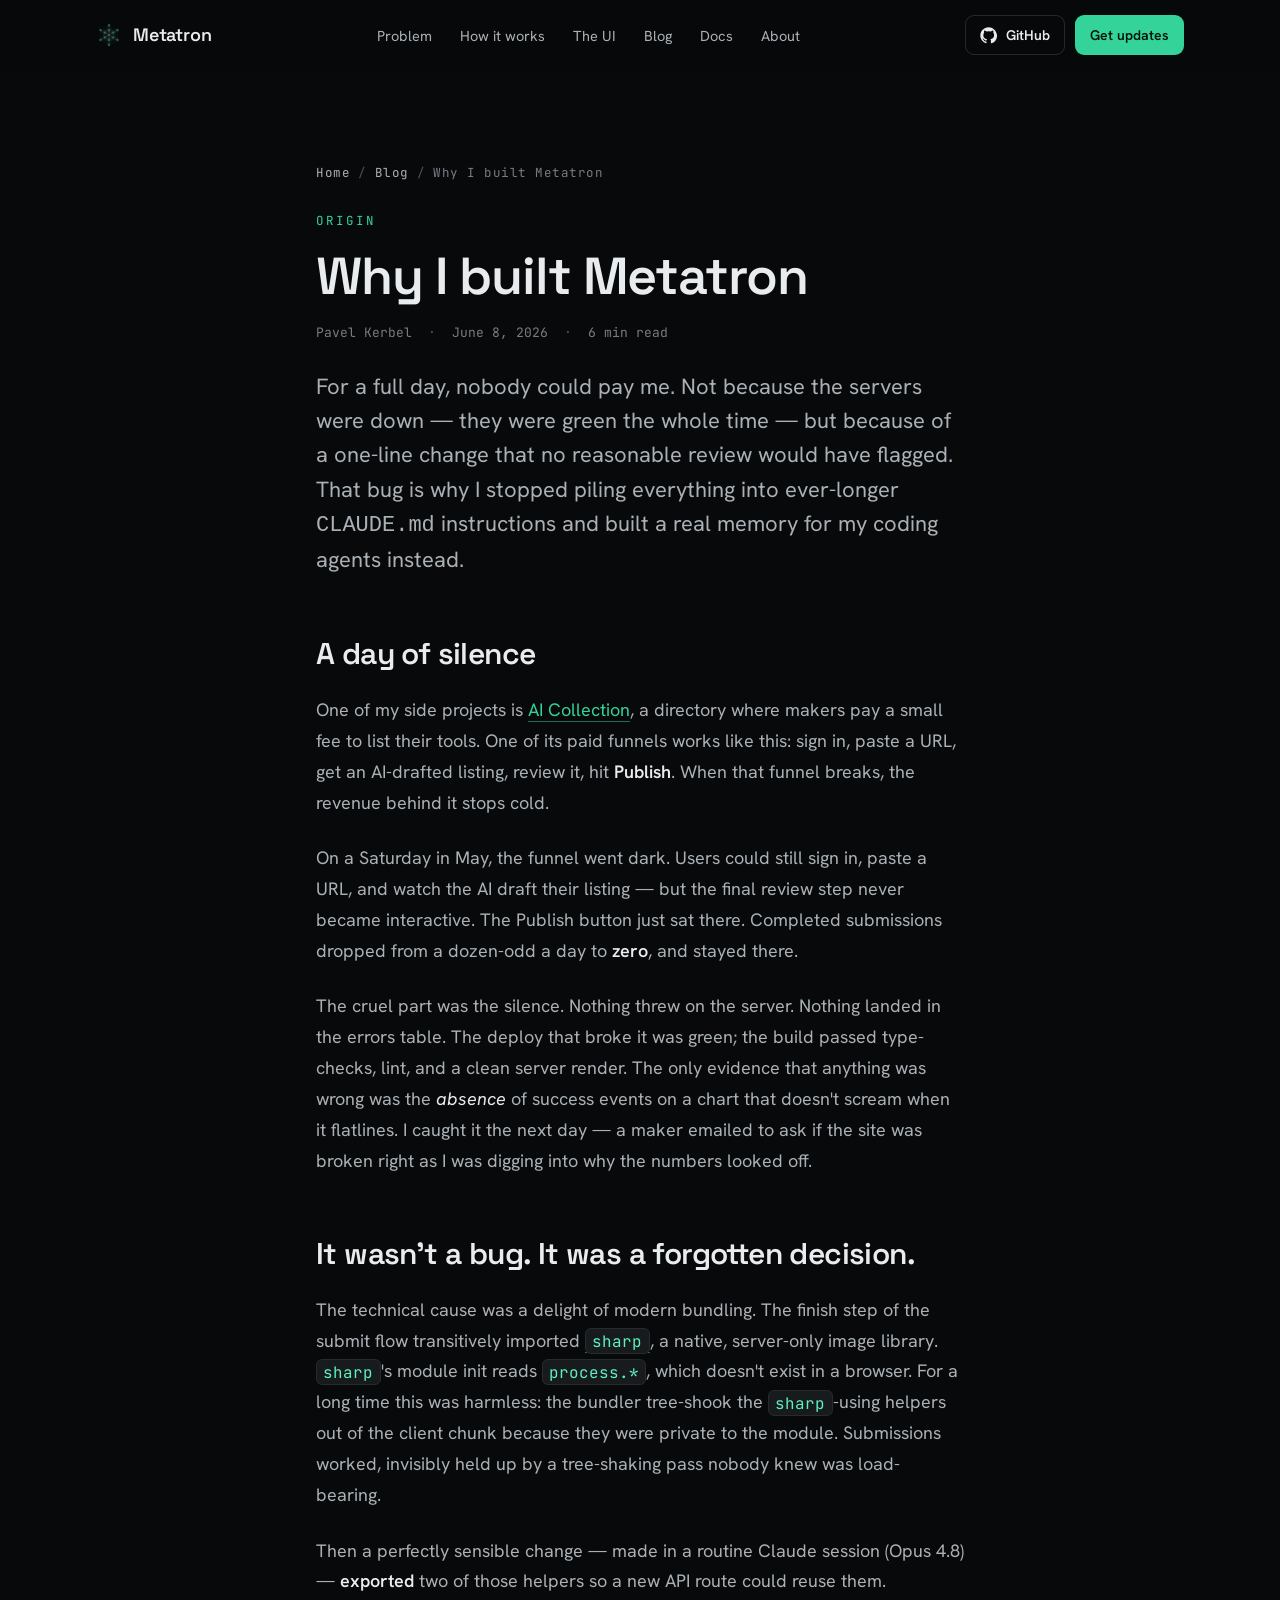
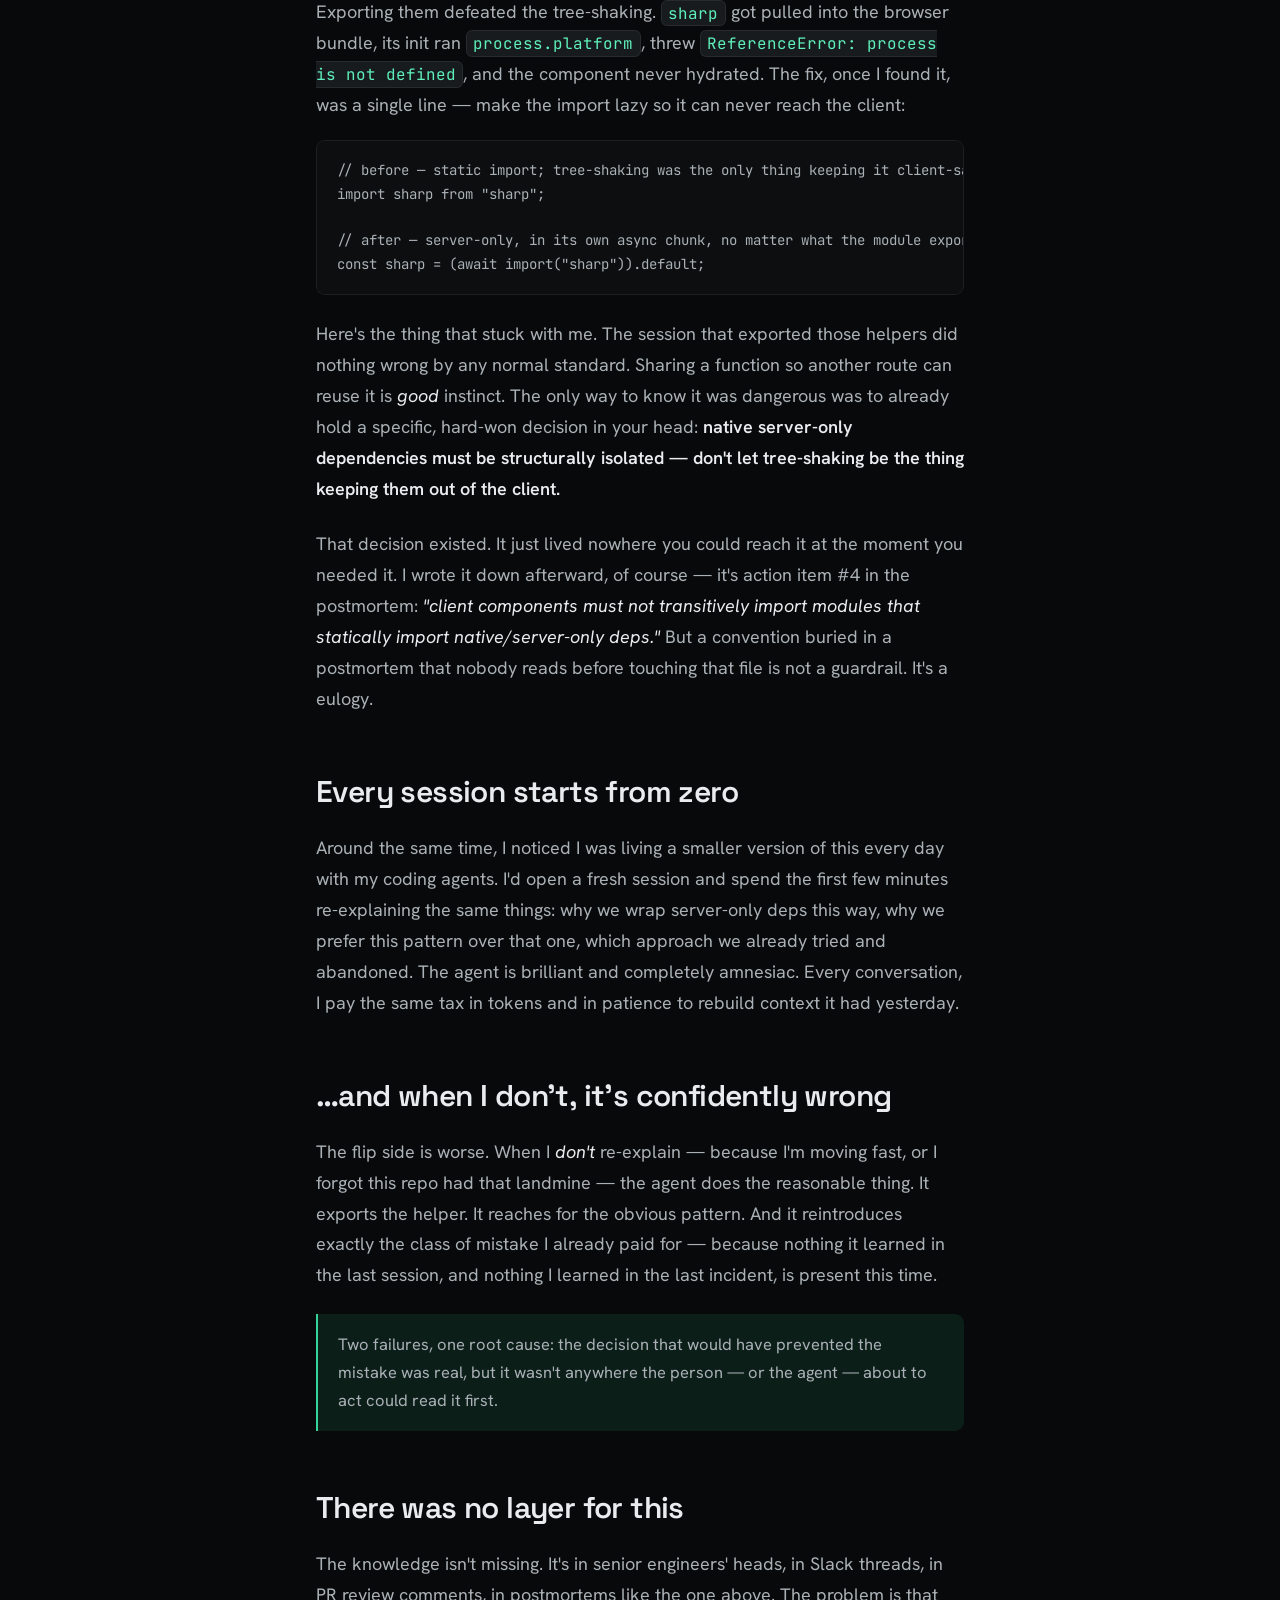
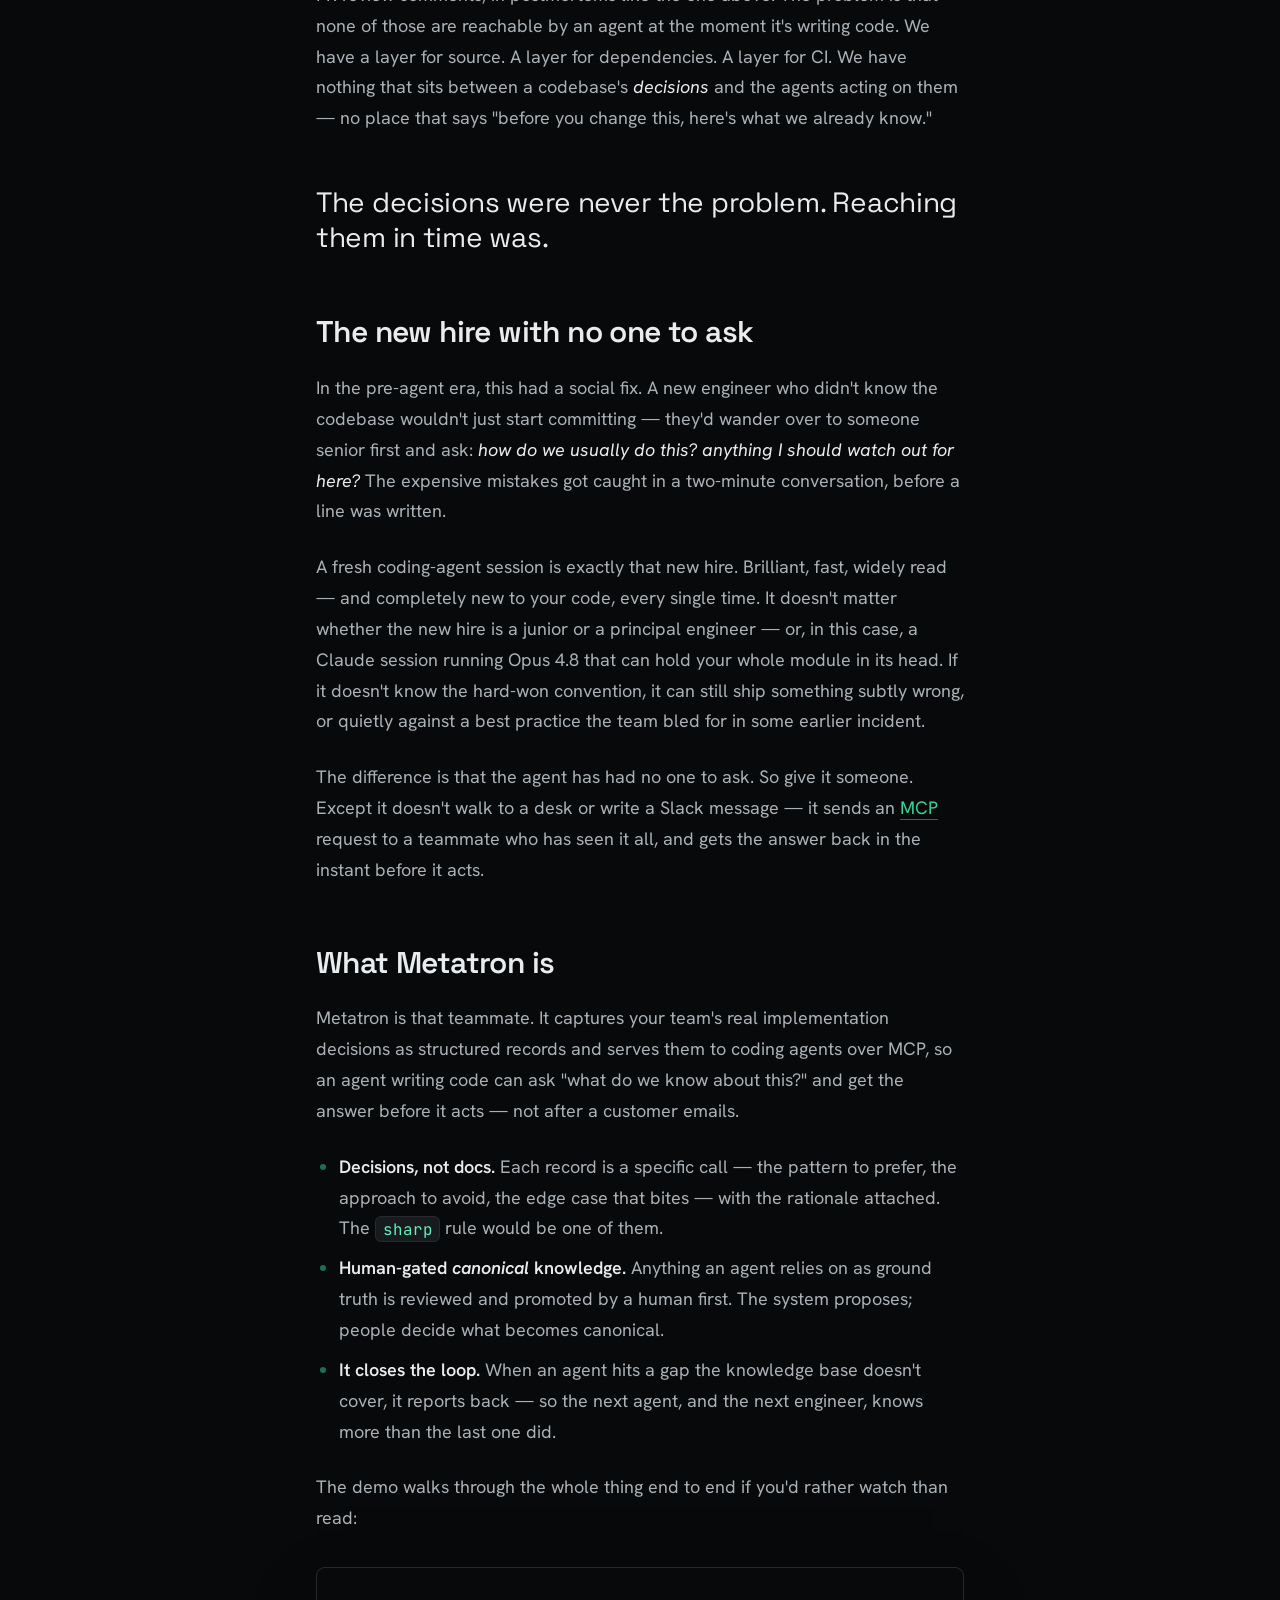
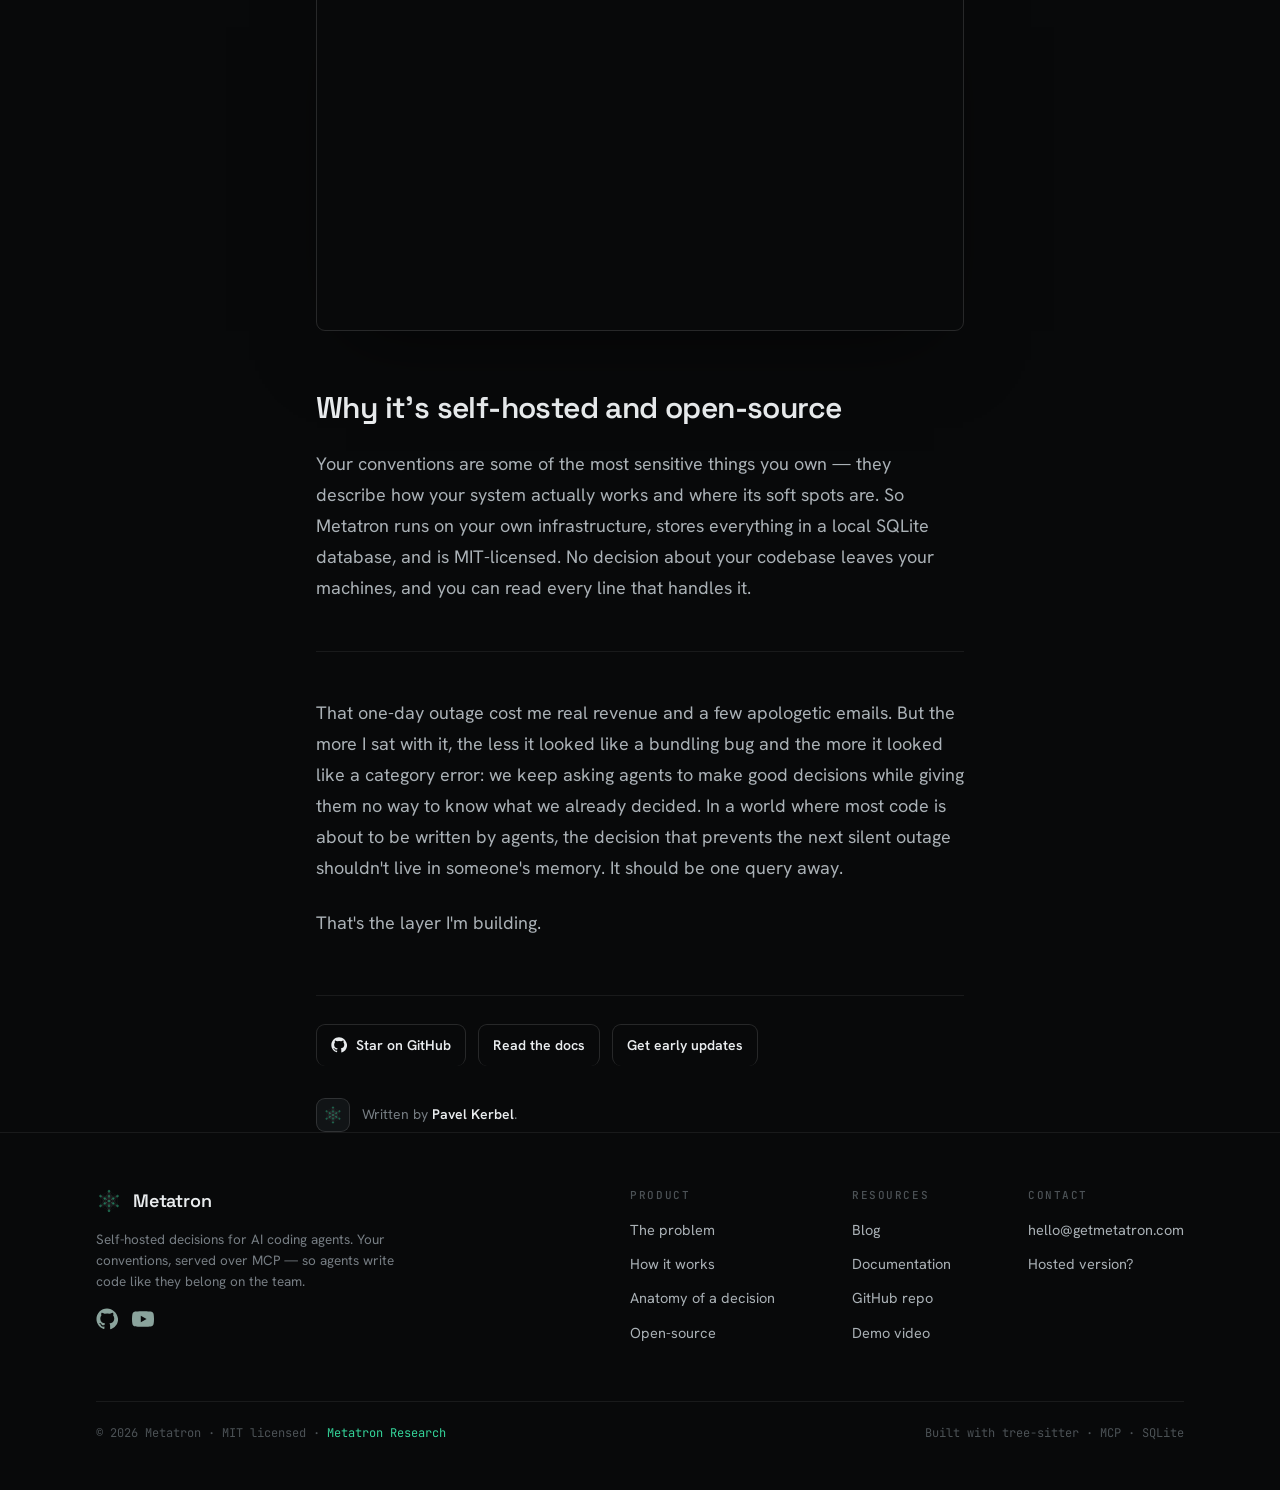
<file: blog/why-i-built-metatron/index.html>
<!DOCTYPE html>
<html lang="en">
<head>
<meta charset="UTF-8" />
<meta name="viewport" content="width=device-width, initial-scale=1" />

<!-- Google tag (gtag.js) -->
<script async src="https://www.googletagmanager.com/gtag/js?id=G-0P4SKXFNWL"></script>
<script>
  window.dataLayer = window.dataLayer || [];
  function gtag(){dataLayer.push(arguments);}
  gtag('js', new Date());
  gtag('config', 'G-0P4SKXFNWL');
</script>

<title>Why I built Metatron — a silent outage and the case for agent memory</title>
<meta name="description" content="A reasonable refactor silently broke my payment funnel for a day. The fix was one line — but the real cause was a decision that lived nowhere an agent could read it. That's why I built Metatron." />
<link rel="canonical" href="https://getmetatron.com/blog/why-i-built-metatron/" />

<link rel="preconnect" href="https://fonts.googleapis.com" />
<link rel="preconnect" href="https://fonts.gstatic.com" crossorigin />
<link href="https://fonts.googleapis.com/css2?family=Space+Grotesk:wght@400;500;600;700&family=Hanken+Grotesk:wght@400;500;600;700&family=JetBrains+Mono:wght@400;500;600&display=swap" rel="stylesheet" />
<link rel="stylesheet" href="/styles.css?v=20260930-research2" />
<link rel="stylesheet" href="/blog.css" />

<!-- Favicons -->
<link rel="icon" href="/public/images/favicon.ico" sizes="any" />
<link rel="icon" type="image/png" sizes="32x32" href="/public/images/favicon-32x32.png" />
<link rel="icon" type="image/png" sizes="16x16" href="/public/images/favicon-16x16.png" />
<link rel="apple-touch-icon" sizes="180x180" href="/public/images/apple-touch-icon.png" />

<!-- Open Graph -->
<meta property="og:type" content="article" />
<meta property="og:site_name" content="Metatron" />
<meta property="og:url" content="https://getmetatron.com/blog/why-i-built-metatron/" />
<meta property="og:title" content="Why I built Metatron" />
<meta property="og:description" content="A reasonable refactor silently broke my payment funnel for a day. The fix was one line — the real cause was a decision that lived nowhere an agent could read it." />
<meta property="og:image" content="https://getmetatron.com/public/images/og/why-i-built-metatron.png" />
<meta property="og:image:width" content="1200" />
<meta property="og:image:height" content="630" />
<meta property="og:image:alt" content="Why I built Metatron — Metatron blog" />
<meta property="article:published_time" content="2026-06-08" />
<meta property="article:author" content="Pavel Kerbel" />

<!-- Twitter / X -->
<meta name="twitter:card" content="summary_large_image" />
<meta name="twitter:title" content="Why I built Metatron" />
<meta name="twitter:description" content="A reasonable refactor silently broke my payment funnel for a day. The real cause was a decision that lived nowhere an agent could read it." />
<meta name="twitter:image" content="https://getmetatron.com/public/images/og/why-i-built-metatron.png" />

<!-- JSON-LD -->
<script type="application/ld+json">
{
  "@context": "https://schema.org",
  "@type": "BlogPosting",
  "headline": "Why I built Metatron",
  "description": "A reasonable refactor silently broke my payment funnel for a day. The fix was one line — the real cause was a decision that lived nowhere an agent could read it. That's why I built Metatron.",
  "image": "https://getmetatron.com/public/images/og/why-i-built-metatron.png",
  "datePublished": "2026-06-08",
  "dateModified": "2026-06-08",
  "author": { "@type": "Person", "name": "Pavel Kerbel", "url": "https://pavelkerbel.com" },
  "publisher": {
    "@type": "Organization",
    "name": "Metatron",
    "logo": { "@type": "ImageObject", "url": "https://getmetatron.com/public/images/apple-touch-icon.png" }
  },
  "mainEntityOfPage": { "@type": "WebPage", "@id": "https://getmetatron.com/blog/why-i-built-metatron/" }
}
</script>
<script type="application/ld+json">
{
  "@context": "https://schema.org",
  "@type": "BreadcrumbList",
  "itemListElement": [
    { "@type": "ListItem", "position": 1, "name": "Home", "item": "https://getmetatron.com/" },
    { "@type": "ListItem", "position": 2, "name": "Blog", "item": "https://getmetatron.com/blog/" },
    { "@type": "ListItem", "position": 3, "name": "Why I built Metatron", "item": "https://getmetatron.com/blog/why-i-built-metatron/" }
  ]
}
</script>
</head>
<body>

<!-- ============ NAV ============ -->
<header class="nav">
  <div class="nav-inner">
    <a class="brand" href="/" aria-label="Metatron home">
      <span data-cube-mark style="width:26px;height:26px;display:block"></span>
      Metatron
    </a>
    <nav class="nav-links" aria-label="Primary">
      <a href="/#problem">Problem</a>
      <a href="/#how">How it works</a>
      <a href="/#ui">The UI</a>
      <a href="/blog/">Blog</a>
      <a href="/docs/">Docs</a>
      <a href="/about/">About</a>
    </nav>
    <div class="nav-cta">
      <a class="btn btn-ghost btn-sm" href="https://github.com/kerbelp/metatron" target="_blank" rel="noopener">
        <svg viewBox="0 0 24 24" fill="currentColor"><path d="M12 .5C5.7.5.5 5.7.5 12c0 5.1 3.3 9.4 7.9 10.9.6.1.8-.3.8-.6v-2c-3.2.7-3.9-1.5-3.9-1.5-.5-1.3-1.3-1.7-1.3-1.7-1-.7.1-.7.1-.7 1.2.1 1.8 1.2 1.8 1.2 1 1.8 2.7 1.3 3.4 1 .1-.8.4-1.3.7-1.6-2.6-.3-5.3-1.3-5.3-5.7 0-1.3.5-2.3 1.2-3.1-.1-.3-.5-1.5.1-3.1 0 0 1-.3 3.3 1.2a11.5 11.5 0 0 1 6 0c2.3-1.5 3.3-1.2 3.3-1.2.6 1.6.2 2.8.1 3.1.8.8 1.2 1.8 1.2 3.1 0 4.4-2.7 5.4-5.3 5.7.4.4.8 1.1.8 2.2v3.3c0 .3.2.7.8.6 4.6-1.5 7.9-5.8 7.9-10.9C23.5 5.7 18.3.5 12 .5Z"/></svg>
        GitHub
      </a>
      <a class="btn btn-primary btn-sm" href="/#updates">Get updates</a>
    </div>
    <button class="nav-burger" aria-label="Menu">
      <svg viewBox="0 0 24 24" fill="none" stroke="currentColor" stroke-width="1.8"><path d="M3 6h18M3 12h18M3 18h18"/></svg>
    </button>
  </div>
</header>

<main class="blog-main" id="top">
  <article class="wrap blog-wrap">

    <div class="crumb">
      <a href="/">Home</a><span>/</span><a href="/blog/">Blog</a><span>/</span>Why I built Metatron
    </div>

    <header class="article-head">
      <span class="kicker">Origin</span>
      <h1>Why I built Metatron</h1>
      <div class="article-meta">
        <span>Pavel Kerbel</span>
        <span class="dot">·</span>
        <time datetime="2026-06-08">June 8, 2026</time>
        <span class="dot">·</span>
        <span>6 min read</span>
      </div>
      <p class="article-lede">
        For a full day, nobody could pay me. Not because the servers were down —
        they were green the whole time — but because of a one-line change that no
        reasonable review would have flagged. That bug is why I stopped piling
        everything into ever-longer <code>CLAUDE.md</code> instructions and built a
        real memory for my coding agents instead.
      </p>
    </header>

    <div class="prose">

      <h2>A day of silence</h2>
      <p>
        One of my side projects is <a href="https://thataicollection.com/" target="_blank" rel="noopener">AI Collection</a>,
        a directory where makers pay a small fee to list their tools. One of its paid
        funnels works like this: sign in, paste a URL, get an AI-drafted listing, review
        it, hit <strong>Publish</strong>. When that funnel breaks, the revenue behind it
        stops cold.
      </p>
      <p>
        On a Saturday in May, the funnel went dark. Users could still sign in, paste a
        URL, and watch the AI draft their listing — but the final review step never
        became interactive. The Publish button just sat there. Completed submissions
        dropped from a dozen-odd a day to <strong>zero</strong>, and stayed there.
      </p>
      <p>
        The cruel part was the silence. Nothing threw on the server. Nothing landed in
        the errors table. The deploy that broke it was green; the build passed
        type-checks, lint, and a clean server render. The only evidence that anything
        was wrong was the <em>absence</em> of success events on a chart that doesn't
        scream when it flatlines. I caught it the next day — a maker emailed to ask
        if the site was broken right as I was digging into why the numbers looked off.
      </p>

      <h2>It wasn't a bug. It was a forgotten decision.</h2>
      <p>
        The technical cause was a delight of modern bundling. The finish step of the
        submit flow transitively imported <a href="https://sharp.pixelplumbing.com/" target="_blank" rel="noopener"><code>sharp</code></a>,
        a native, server-only image library. <code>sharp</code>'s module init reads
        <code>process.*</code>, which doesn't exist in a browser. For a long time this
        was harmless: the bundler tree-shook the <code>sharp</code>-using helpers out of
        the client chunk because they were private to the module. Submissions worked,
        invisibly held up by a tree-shaking pass nobody knew was load-bearing.
      </p>
      <p>
        Then a perfectly sensible change — made in a routine Claude session (Opus 4.8) —
        <strong>exported</strong> two of those helpers so a new API route could reuse
        them. Exporting them defeated the tree-shaking. <code>sharp</code> got pulled
        into the browser bundle, its init ran <code>process.platform</code>, threw
        <code>ReferenceError: process is not defined</code>, and the component never
        hydrated. The fix, once I found it, was a single line — make the import lazy so
        it can never reach the client:
      </p>
      <pre><code>// before — static import; tree-shaking was the only thing keeping it client-safe
import sharp from "sharp";

// after — server-only, in its own async chunk, no matter what the module exports
const sharp = (await import("sharp")).default;</code></pre>
      <p>
        Here's the thing that stuck with me. The session that exported those helpers did
        nothing wrong by any normal standard. Sharing a function so another route can
        reuse it is <em>good</em> instinct. The only way to know it was dangerous was to
        already hold a specific, hard-won decision in your head: <strong>native
        server-only dependencies must be structurally isolated — don't let tree-shaking
        be the thing keeping them out of the client.</strong>
      </p>
      <p>
        That decision existed. It just lived nowhere you could reach it at the moment
        you needed it. I wrote it down afterward, of course — it's action item #4 in the
        postmortem: <em>"client components must not transitively import modules that
        statically import native/server-only deps."</em> But a convention buried in a
        postmortem that nobody reads before touching that file is not a guardrail. It's
        a eulogy.
      </p>

      <h2>Every session starts from zero</h2>
      <p>
        Around the same time, I noticed I was living a smaller version of this every day
        with my coding agents. I'd open a fresh session and spend the first few minutes
        re-explaining the same things: why we wrap server-only deps this way, why we
        prefer this pattern over that one, which approach we already tried and abandoned.
        The agent is brilliant and completely amnesiac. Every conversation, I pay the
        same tax in tokens and in patience to rebuild context it had yesterday.
      </p>

      <h2>…and when I don't, it's confidently wrong</h2>
      <p>
        The flip side is worse. When I <em>don't</em> re-explain — because I'm moving
        fast, or I forgot this repo had that landmine — the agent does the reasonable
        thing. It exports the helper. It reaches for the obvious pattern. And it
        reintroduces exactly the class of mistake I already paid for — because nothing it
        learned in the last session, and nothing I learned in the last incident, is
        present this time.
      </p>
      <div class="callout">
        Two failures, one root cause: the decision that would have prevented the mistake
        was real, but it wasn't anywhere the person — or the agent — about to act could
        read it first.
      </div>

      <h2>There was no layer for this</h2>
      <p>
        The knowledge isn't missing. It's in senior engineers' heads, in Slack threads,
        in PR review comments, in postmortems like the one above. The problem is that
        none of those are reachable by an agent at the moment it's writing code. We have
        a layer for source. A layer for dependencies. A layer for CI. We have nothing
        that sits between a codebase's <em>decisions</em> and the agents acting on them —
        no place that says "before you change this, here's what we already know."
      </p>
      <blockquote><p>The decisions were never the problem. Reaching them in time was.</p></blockquote>

      <h2>The new hire with no one to ask</h2>
      <p>
        In the pre-agent era, this had a social fix. A new engineer who didn't know the
        codebase wouldn't just start committing — they'd wander over to someone senior
        first and ask: <em>how do we usually do this? anything I should watch out for
        here?</em> The expensive mistakes got caught in a two-minute conversation, before
        a line was written.
      </p>
      <p>
        A fresh coding-agent session is exactly that new hire. Brilliant, fast, widely
        read — and completely new to your code, every single time. It doesn't matter
        whether the new hire is a junior or a principal engineer — or, in this case, a
        Claude session running Opus 4.8 that can hold your whole module in its head. If it
        doesn't know the hard-won convention, it can still ship something subtly wrong, or
        quietly against a best practice the team bled for in some earlier incident.
      </p>
      <p>
        The difference is that the agent has had no one to ask. So give it someone. Except
        it doesn't walk to a desk or write a Slack message — it sends an
        <a href="https://modelcontextprotocol.io/" target="_blank" rel="noopener">MCP</a>
        request to a teammate who has seen it all, and gets the answer back in the instant
        before it acts.
      </p>

      <h2>What Metatron is</h2>
      <p>
        Metatron is that teammate. It captures your team's real implementation decisions
        as structured records and serves them to coding agents over MCP, so an agent
        writing code can ask "what do we know about this?" and get the answer before it
        acts — not after a customer emails.
      </p>
      <ul>
        <li><strong>Decisions, not docs.</strong> Each record is a specific call — the
          pattern to prefer, the approach to avoid, the edge case that bites — with the
          rationale attached. The <code>sharp</code> rule would be one of them.</li>
        <li><strong>Human-gated <em>canonical</em> knowledge.</strong> Anything an agent
          relies on as ground truth is reviewed and promoted by a human first. The
          system proposes; people decide what becomes canonical.</li>
        <li><strong>It closes the loop.</strong> When an agent hits a gap the knowledge
          base doesn't cover, it reports back — so the next agent, and the next
          engineer, knows more than the last one did.</li>
      </ul>
      <p>
        The demo walks through the whole thing end to end if you'd rather watch than
        read:
      </p>
      <div class="video-embed">
        <iframe src="https://www.youtube.com/embed/RdPn6OMtfOs" title="Metatron demo"
          loading="lazy" frameborder="0"
          allow="accelerometer; autoplay; clipboard-write; encrypted-media; gyroscope; picture-in-picture; web-share"
          allowfullscreen></iframe>
      </div>

      <h2>Why it's self-hosted and open-source</h2>
      <p>
        Your conventions are some of the most sensitive things you own — they describe
        how your system actually works and where its soft spots are. So Metatron runs on
        your own infrastructure, stores everything in a local SQLite database, and is
        MIT-licensed. No decision about your codebase leaves your machines, and you can
        read every line that handles it.
      </p>

      <hr />

      <p>
        That one-day outage cost me real revenue and a few apologetic emails. But the
        more I sat with it, the less it looked like a bundling bug and the more it looked
        like a category error: we keep asking agents to make good decisions while giving
        them no way to know what we already decided. In a world where most code is about
        to be written by agents, the decision that prevents the next silent outage
        shouldn't live in someone's memory. It should be one query away.
      </p>
      <p>
        That's the layer I'm building.
      </p>

      <div class="article-foot">
        <div class="foot-links">
          <a class="btn btn-ghost btn-sm" href="https://github.com/kerbelp/metatron" target="_blank" rel="noopener">
            <svg viewBox="0 0 24 24" fill="currentColor" style="width:16px;height:16px"><path d="M12 .5C5.7.5.5 5.7.5 12c0 5.1 3.3 9.4 7.9 10.9.6.1.8-.3.8-.6v-2c-3.2.7-3.9-1.5-3.9-1.5-.5-1.3-1.3-1.7-1.3-1.7-1-.7.1-.7.1-.7 1.2.1 1.8 1.2 1.8 1.2 1 1.8 2.7 1.3 3.4 1 .1-.8.4-1.3.7-1.6-2.6-.3-5.3-1.3-5.3-5.7 0-1.3.5-2.3 1.2-3.1-.1-.3-.5-1.5.1-3.1 0 0 1-.3 3.3 1.2a11.5 11.5 0 0 1 6 0c2.3-1.5 3.3-1.2 3.3-1.2.6 1.6.2 2.8.1 3.1.8.8 1.2 1.8 1.2 3.1 0 4.4-2.7 5.4-5.3 5.7.4.4.8 1.1.8 2.2v3.3c0 .3.2.7.8.6 4.6-1.5 7.9-5.8 7.9-10.9C23.5 5.7 18.3.5 12 .5Z"/></svg>
            Star on GitHub
          </a>
          <a class="btn btn-ghost btn-sm" href="/docs/">Read the docs</a>
          <a class="btn btn-ghost btn-sm" href="/#updates">Get early updates</a>
        </div>
        <div class="article-byline">
          <span class="mark"><span data-cube-mark style="width:20px;height:20px;display:block"></span></span>
          <span>Written by <b>Pavel Kerbel</b>.</span>
        </div>
      </div>

    </div>
  </article>
</main>

<!-- ============ FOOTER ============ -->
<footer class="foot">
  <div class="wrap">
    <div class="foot-inner">
      <div class="foot-brand">
        <a class="brand" href="/"><span data-cube-mark style="width:26px;height:26px;display:block"></span>Metatron</a>
        <p>Self-hosted decisions for AI coding agents. Your conventions, served over MCP — so agents write code like they belong on the team.</p>
        <div class="foot-social" style="display:flex;gap:14px;margin-top:16px">
          <a href="https://github.com/kerbelp/metatron" target="_blank" rel="noopener" aria-label="GitHub" style="color:#8aa39c;display:inline-flex"><svg width="22" height="22" viewBox="0 0 24 24" fill="currentColor"><path d="M12 .5C5.7.5.5 5.7.5 12c0 5.1 3.3 9.4 7.9 10.9.6.1.8-.3.8-.6v-2c-3.2.7-3.9-1.5-3.9-1.5-.5-1.3-1.3-1.7-1.3-1.7-1-.7.1-.7.1-.7 1.2.1 1.8 1.2 1.8 1.2 1 1.8 2.7 1.3 3.4 1 .1-.8.4-1.3.7-1.6-2.6-.3-5.3-1.3-5.3-5.7 0-1.3.5-2.3 1.2-3.1-.1-.3-.5-1.5.1-3.1 0 0 1-.3 3.3 1.2a11.5 11.5 0 0 1 6 0c2.3-1.5 3.3-1.2 3.3-1.2.6 1.6.2 2.8.1 3.1.8.8 1.2 1.8 1.2 3.1 0 4.4-2.7 5.4-5.3 5.7.4.4.8 1.1.8 2.2v3.3c0 .3.2.7.8.6 4.6-1.5 7.9-5.8 7.9-10.9C23.5 5.7 18.3.5 12 .5Z"/></svg></a>
          <a href="https://www.youtube.com/@getmetatron" target="_blank" rel="noopener" aria-label="YouTube" style="color:#8aa39c;display:inline-flex"><svg width="22" height="22" viewBox="0 0 24 24" fill="currentColor"><path d="M23.5 6.2a3 3 0 0 0-2.11-2.12C19.5 3.5 12 3.5 12 3.5s-7.5 0-9.39.58A3 3 0 0 0 .5 6.2 31.1 31.1 0 0 0 0 12a31.1 31.1 0 0 0 .5 5.8 3 3 0 0 0 2.11 2.12C4.5 20.5 12 20.5 12 20.5s7.5 0 9.39-.58A3 3 0 0 0 23.5 17.8 31.1 31.1 0 0 0 24 12a31.1 31.1 0 0 0-.5-5.8ZM9.6 15.6V8.4l6.3 3.6-6.3 3.6Z"/></svg></a>
        </div>
      </div>
      <div class="foot-cols">
        <div class="foot-col">
          <h5>Product</h5>
          <a href="/#problem">The problem</a>
          <a href="/#how">How it works</a>
          <a href="/#anatomy">Anatomy of a decision</a>
          <a href="/#opensource">Open-source</a>
        </div>
        <div class="foot-col">
          <h5>Resources</h5>
          <a href="/blog/">Blog</a>
          <a href="/docs/">Documentation</a>
          <a href="https://github.com/kerbelp/metatron" target="_blank" rel="noopener">GitHub repo</a>
          <a href="https://youtu.be/RdPn6OMtfOs" target="_blank" rel="noopener">Demo video</a>
        </div>
        <div class="foot-col">
          <h5>Contact</h5>
          <a href="mailto:hello@getmetatron.com">hello@getmetatron.com</a>
          <a href="mailto:hello@getmetatron.com?subject=Metatron%20hosted%20interest">Hosted version?</a>
        </div>
      </div>
    </div>
    <div class="foot-bottom">
      <span>© 2026 Metatron · MIT licensed · <a class="research-credit" href="/about/">Metatron Research</a></span>
      <span>Built with tree-sitter · MCP · SQLite</span>
    </div>
  </div>
</footer>

<script src="/metatron.js?v=20260930-research"></script>
</body>
</html>
</file>
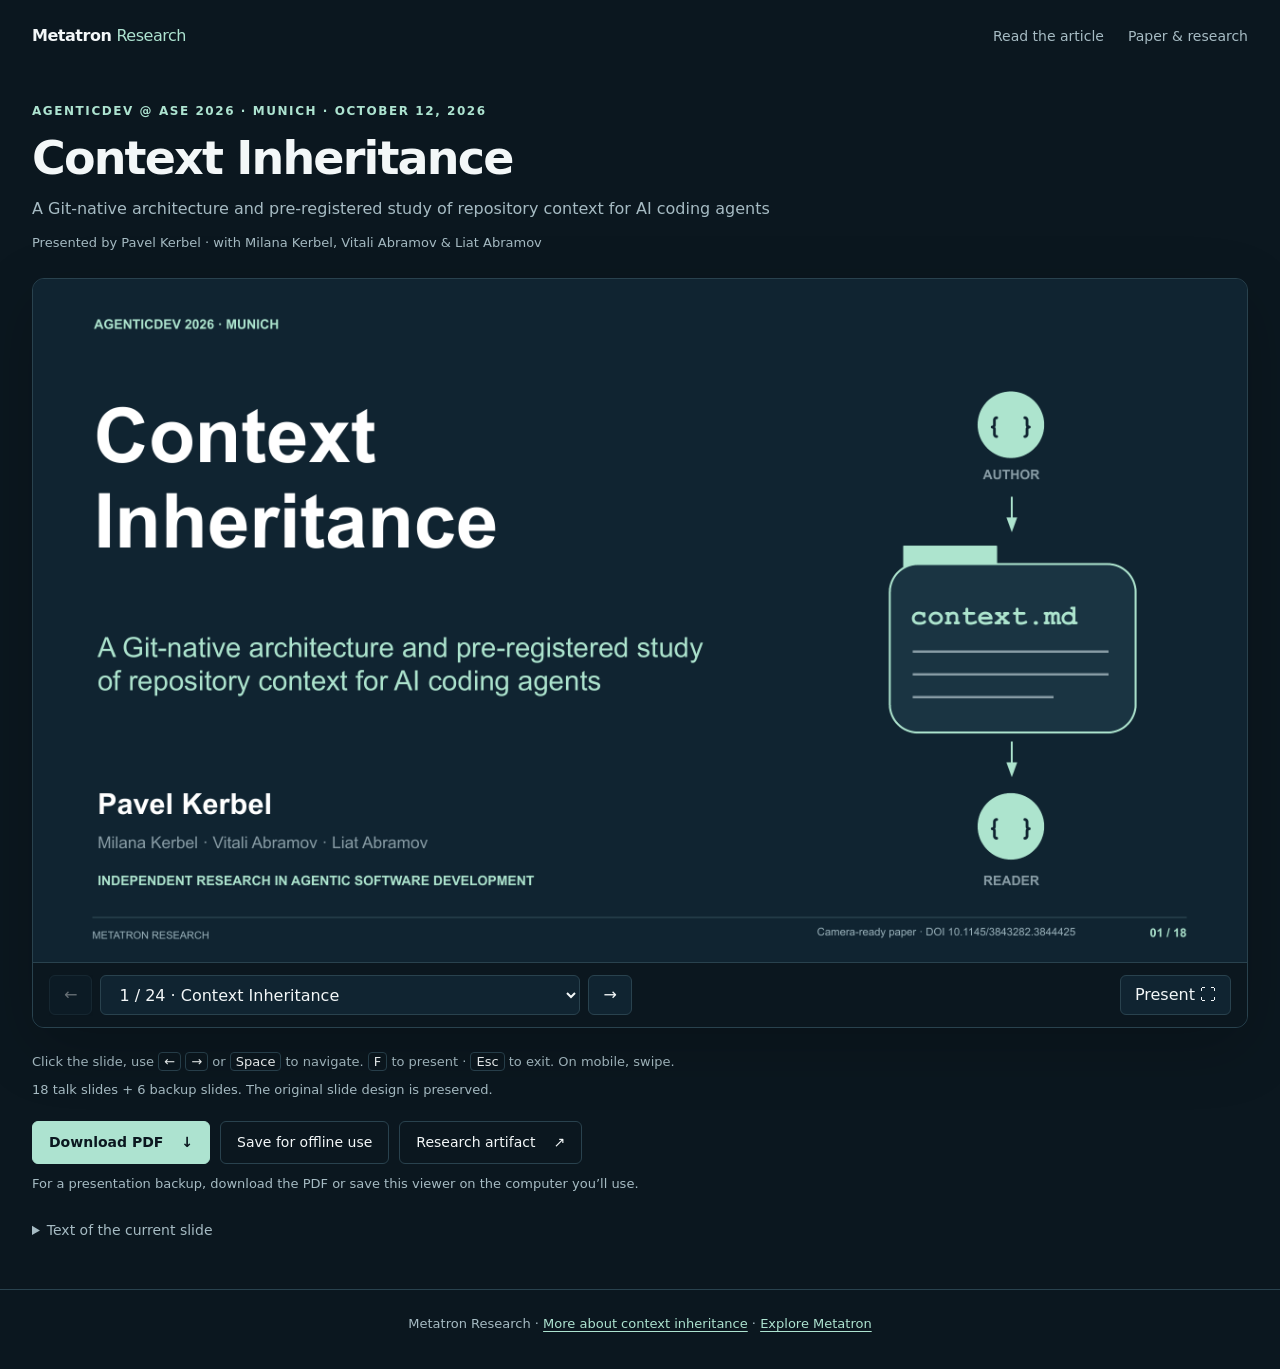
<file: talks/context-inheritance/index.html>
<!DOCTYPE html>
<html lang="en">
<head>
  <meta charset="UTF-8">
  <meta name="viewport" content="width=device-width, initial-scale=1">
  <meta name="theme-color" content="#102431">
  <title>Context Inheritance — AgenticDev 2026 slides | Metatron Research</title>
  <meta name="description" content="Pavel Kerbel’s AgenticDev 2026 presentation on repository context for AI coding agents. Browse 18 talk slides and 6 backup slides, present fullscreen, or download the PDF.">
  <link rel="canonical" href="https://getmetatron.com/talks/context-inheritance/">
  <link rel="icon" href="/public/images/favicon.ico" sizes="any">
  <meta property="og:type" content="website">
  <meta property="og:site_name" content="Metatron Research">
  <meta property="og:title" content="Context Inheritance — AgenticDev 2026">
  <meta property="og:description" content="Engineering knowledge should outlive a coding session. Browse the slides or open the fullscreen presentation.">
  <meta property="og:url" content="https://getmetatron.com/talks/context-inheritance/">
  <meta property="og:image" content="https://getmetatron.com/talks/context-inheritance/slides/01.webp">
  <meta property="og:image:width" content="2560">
  <meta property="og:image:height" content="1440">
  <meta name="twitter:card" content="summary_large_image">
  <meta name="twitter:title" content="Context Inheritance — AgenticDev 2026">
  <meta name="twitter:image" content="https://getmetatron.com/talks/context-inheritance/slides/01.webp">
  <link rel="preload" as="image" href="./slides/01.webp">
  <link rel="stylesheet" href="./viewer.css">
  <script src="./slides.js" defer></script>
  <script src="./viewer.js" defer></script>
</head>
<body>
  <header class="page-header">
    <a class="brand" href="/">Metatron <span>Research</span></a>
    <nav aria-label="Site"><a href="/blog/context-inheritance/">Read the article</a><a href="/about/#research">Paper &amp; research</a></nav>
  </header>
  <main>
    <header class="talk-heading">
      <p class="eyebrow">AgenticDev @ ASE 2026 · Munich · October 12, 2026</p>
      <h1>Context Inheritance</h1>
      <p>A Git-native architecture and pre-registered study of repository context for AI coding agents</p>
      <p class="authors">Presented by Pavel Kerbel · with Milana Kerbel, Vitali Abramov &amp; Liat Abramov</p>
    </header>
    <section class="viewer" id="viewer" aria-label="Presentation slides">
      <button class="slide-stage" id="stage" aria-label="Next slide">
        <img id="slide" src="./slides/01.webp" width="2560" height="1440" alt="Slide 1: Context Inheritance" fetchpriority="high" draggable="false">
      </button>
      <p id="image-error" class="image-error" hidden>This slide could not load. <a href="./context-inheritance-agenticdev-2026.pdf">Open the original PDF</a>.</p>
      <div class="controls" id="controls">
        <div class="slide-navigation">
          <button id="previous" aria-label="Previous slide" title="Previous slide (←)" disabled>←</button>
          <label class="sr-only" for="slide-picker">Choose a slide</label>
          <select id="slide-picker"><option value="1">1 / 24 · Context Inheritance</option></select>
          <button id="next" aria-label="Next slide" title="Next slide (→)">→</button>
        </div>
        <button id="present" title="Present fullscreen (F)">Present <span aria-hidden="true">⛶</span></button>
      </div>
      <p id="announcement" class="sr-only" aria-live="polite" aria-atomic="true">Slide 1 of 24: Context Inheritance</p>
    </section>
    <div class="below-viewer">
      <p class="keyboard-hint">Click the slide, use <kbd>←</kbd> <kbd>→</kbd> or <kbd>Space</kbd> to navigate. <kbd>F</kbd> to present · <kbd>Esc</kbd> to exit. On mobile, swipe.</p>
      <p class="deck-note">18 talk slides + 6 backup slides. The original slide design is preserved.</p>
      <div class="actions">
        <a class="action primary" href="./context-inheritance-agenticdev-2026.pdf" download>Download PDF <span aria-hidden="true">↓</span></a>
        <button id="offline" class="action">Save for offline use</button>
        <a class="action" href="https://github.com/getmetatron/context-md">Research artifact <span aria-hidden="true">↗</span></a>
      </div>
      <p class="offline-status" id="offline-status" role="status">For a presentation backup, download the PDF or save this viewer on the computer you’ll use.</p>
      <details class="transcript">
        <summary>Text of the current slide</summary>
        <pre id="slide-text"></pre>
      </details>
    </div>
    <noscript><p class="noscript">The interactive viewer needs JavaScript. <a href="./context-inheritance-agenticdev-2026.pdf">Open or download all 24 slides as a PDF</a>.</p></noscript>
  </main>
  <footer>Metatron Research · <a href="/blog/context-inheritance/">More about context inheritance</a> · <a href="/">Explore Metatron</a></footer>
</body>
</html>
</file>
<file: styles.css>
/* ============================================================
   Metatron — marketing site
   Design system: near-black canvas, single emerald accent,
   Space Grotesk (display) / Hanken Grotesk (prose) / JetBrains Mono (code)
   ============================================================ */

:root {
  /* canvas */
  --bg:            #08090a;
  --bg-1:          #0c0e0f;   /* elevated panels */
  --bg-2:          #111416;   /* cards */
  --bg-3:          #171b1e;   /* inset / hover */

  /* lines */
  --line:          rgba(255,255,255,0.07);
  --line-strong:   rgba(255,255,255,0.13);

  /* ink */
  --ink:           #e9ecee;
  --ink-soft:      #aab1b6;
  --ink-mute:      #767d83;
  --ink-faint:     #4c5256;

  /* accent — emerald */
  --accent:        #34d399;
  --accent-bright: #5ff0bb;
  --accent-dim:    #1b6f54;
  --accent-ink:    #04140e;     /* text on accent fills */
  --accent-glow:   rgba(52,211,153,0.55);
  --accent-wash:   rgba(52,211,153,0.10);

  /* contrast colors for before/after */
  --bad:           #f0716f;
  --bad-wash:      rgba(240,113,111,0.12);
  --good:          var(--accent);
  --good-wash:     var(--accent-wash);

  /* type */
  --sans:    "Hanken Grotesk", ui-sans-serif, system-ui, sans-serif;
  --display: "Space Grotesk", var(--sans);
  --mono:    "JetBrains Mono", ui-monospace, "SF Mono", Menlo, monospace;

  /* layout */
  --maxw: 1200px;
  --gut: clamp(20px, 5vw, 56px);
  --radius: 14px;
  --radius-sm: 9px;

  --ease: cubic-bezier(0.22, 0.61, 0.36, 1);
}

/* ---------- reset ---------- */
*, *::before, *::after { box-sizing: border-box; }
html { -webkit-text-size-adjust: 100%; scroll-behavior: smooth; }
body {
  margin: 0;
  background: var(--bg);
  color: var(--ink);
  font-family: var(--sans);
  font-size: 17px;
  line-height: 1.6;
  -webkit-font-smoothing: antialiased;
  text-rendering: optimizeLegibility;
  overflow-x: hidden;
}
@media (prefers-reduced-motion: reduce) {
  html { scroll-behavior: auto; }
}
h1, h2, h3, h4 { font-family: var(--display); font-weight: 600; line-height: 1.05; letter-spacing: -0.02em; margin: 0; }
p { margin: 0; }
a { color: inherit; text-decoration: none; }
svg { display: block; }
::selection { background: var(--accent); color: var(--accent-ink); }

/* mono helpers */
.mono { font-family: var(--mono); }
.kicker {
  font-family: var(--mono);
  font-size: 12.5px;
  letter-spacing: 0.16em;
  text-transform: uppercase;
  color: var(--accent);
  display: inline-flex;
  align-items: center;
  gap: 9px;
}
.kicker::before {
  content: "";
  width: 7px; height: 7px;
  background: var(--accent);
  box-shadow: 0 0 10px var(--accent-glow);
  border-radius: 1px;
  transform: rotate(45deg);
}

/* ---------- layout primitives ---------- */
.wrap { max-width: var(--maxw); margin-inline: auto; padding-inline: var(--gut); }
section { position: relative; }
.section-pad { padding-block: clamp(40px, 5vw, 72px); }
.divider { border: none; border-top: 1px solid var(--line); margin: 0; }

/* ---------- nav ---------- */
.nav {
  position: sticky; top: 0; z-index: 60;
  backdrop-filter: blur(14px);
  background: color-mix(in oklab, var(--bg) 72%, transparent);
  border-bottom: 1px solid transparent;
  transition: border-color .3s, background .3s;
}
.nav.scrolled { border-bottom-color: var(--line); }
.nav-inner {
  max-width: var(--maxw); margin-inline: auto;
  padding: 15px var(--gut);
  display: flex; align-items: center; justify-content: space-between; gap: 24px;
}
.brand { display: flex; align-items: center; gap: 11px; font-family: var(--display); font-weight: 600; font-size: 18px; letter-spacing: -0.01em; }
.brand svg { width: 26px; height: 26px; }
.nav-links { display: flex; align-items: center; gap: 28px; }
.nav-links a { color: var(--ink-soft); font-size: 14.5px; transition: color .18s; }
.nav-links a:hover { color: var(--ink); }
.nav-cta { display: flex; align-items: center; gap: 10px; }

/* ---------- buttons ---------- */
.btn {
  display: inline-flex; align-items: center; gap: 9px;
  font-family: var(--sans); font-weight: 600; font-size: 15px;
  padding: 11px 18px; border-radius: 10px;
  border: 1px solid transparent; cursor: pointer;
  transition: transform .15s var(--ease), background .2s, border-color .2s, box-shadow .2s, color .2s;
  white-space: nowrap;
}
.btn:active { transform: translateY(1px) scale(.99); }
.btn-primary { background: var(--accent); color: var(--accent-ink); box-shadow: 0 0 0 0 var(--accent-glow); }
.btn-primary:hover { background: var(--accent-bright); box-shadow: 0 8px 30px -8px var(--accent-glow); }
.btn-ghost { background: transparent; color: var(--ink); border-color: var(--line-strong); }
.btn-ghost:hover { background: var(--bg-3); border-color: var(--ink-faint); }
.btn-sm { padding: 8px 14px; font-size: 14px; border-radius: 9px; }
.btn svg { width: 17px; height: 17px; }

.link-arrow { color: var(--ink-soft); font-size: 15px; display: inline-flex; align-items: center; gap: 7px; transition: color .18s, gap .18s; }
.link-arrow:hover { color: var(--accent); gap: 11px; }

/* ---------- hero ---------- */
.hero { position: relative; overflow: hidden; padding-top: clamp(40px, 7vw, 80px); }
.hero-grid {
  position: relative; z-index: 2;
  display: grid; grid-template-columns: 1.05fr 0.95fr; gap: clamp(30px, 5vw, 70px);
  align-items: center; min-height: min(65vh, 580px);
  padding-block: clamp(32px, 4vw, 54px);
}
.hero-copy { max-width: 600px; }
.hero h1 {
  font-size: clamp(40px, 6.4vw, 76px);
  line-height: 0.98; letter-spacing: -0.035em;
  margin-top: 22px;
}
.hero h1 em { font-style: normal; color: var(--accent); }
.hero-sub {
  margin-top: 24px; font-size: clamp(17px, 1.9vw, 20px);
  color: var(--ink-soft); line-height: 1.55; max-width: 540px; text-wrap: pretty;
}
.hero-cta { margin-top: 34px; display: flex; flex-wrap: wrap; align-items: center; gap: 14px; }
.hero-meta { margin-top: 26px; display: flex; flex-wrap: wrap; gap: 18px 26px; font-family: var(--mono); font-size: 12.5px; color: var(--ink-mute); }
.hero-meta span { display: inline-flex; align-items: center; gap: 8px; }
.hero-meta span::before { content: ""; width: 5px; height: 5px; border-radius: 50%; background: var(--accent); opacity: .8; }

.hero-art { position: relative; aspect-ratio: 1; width: 100%; max-width: 560px; margin-inline: auto; }
.hero-art svg { width: 100%; height: 100%; overflow: visible; }
/* faint radial halo behind cube */
.hero-art::after {
  content: ""; position: absolute; inset: 8%;
  background: radial-gradient(circle at 50% 50%, var(--accent-wash), transparent 62%);
  filter: blur(8px); z-index: -1; pointer-events: none;
}
/* HDR halo image behind the cube: on high-dynamic-range displays its PQ-coded
   teal bloom renders above SDR white (physically glows); on SDR displays it is
   a faint translucent wash layered with the ::after gradient. */
.hero-halo {
  position: absolute; inset: 4%; width: 92%; height: 92%;
  z-index: -1; pointer-events: none; user-select: none;
}

/* background grid + glow for hero */
.hero-bg { position: absolute; inset: 0; z-index: 0; pointer-events: none; }
.hero-bg .grid {
  position: absolute; inset: -2px;
  background-image:
    linear-gradient(var(--line) 1px, transparent 1px),
    linear-gradient(90deg, var(--line) 1px, transparent 1px);
  background-size: 64px 64px;
  -webkit-mask-image: radial-gradient(ellipse 80% 70% at 60% 35%, #000 0%, transparent 75%);
          mask-image: radial-gradient(ellipse 80% 70% at 60% 35%, #000 0%, transparent 75%);
  opacity: .5;
}

/* cube svg styling (shared) */
.cube-line { stroke: var(--line-strong); stroke-width: 1; fill: none; }
.cube-line.lit { stroke: var(--accent); }
.cube-node { fill: var(--bg); stroke: var(--accent); stroke-width: 1.5; }
.cube-node-core { fill: var(--accent); }
.cube-packet { fill: var(--accent); opacity: .9; filter: drop-shadow(0 0 4px var(--accent-glow)); }
.cube-packet.bright { fill: var(--accent-bright); opacity: 1; filter: drop-shadow(0 0 7px var(--accent-glow)); }

/* ---------- generic section header ---------- */
.sec-head { max-width: 720px; }
.sec-head h2 { font-size: clamp(30px, 4.4vw, 50px); letter-spacing: -0.03em; margin-top: 16px; }
.sec-head p { margin-top: 18px; color: var(--ink-soft); font-size: clamp(16px,1.8vw,19px); text-wrap: pretty; }
.sec-head.center { margin-inline: auto; text-align: center; }
.sec-head.center .kicker { justify-content: center; }

/* ---------- product screenshot ---------- */
.shot { margin: 48px auto 0; max-width: 1080px; }
.shot img {
  display: block; width: 100%; height: auto;
  border: 1px solid var(--line-strong);
  border-radius: var(--radius);
  background: var(--bg-2);
  box-shadow: 0 1px 0 rgba(255,255,255,0.04) inset,
              0 30px 70px -30px rgba(0,0,0,0.85),
              0 0 0 1px rgba(0,0,0,0.4);
}
.shot figcaption {
  margin-top: 16px; text-align: center;
  color: var(--ink-mute); font-size: 14px;
}
@media (max-width: 820px) { .shot { margin-top: 32px; } }

/* ---------- problem ---------- */
.problem { background: var(--bg); }
.problem-lead { font-family: var(--display); font-size: clamp(24px,3vw,34px); line-height: 1.18; letter-spacing: -0.02em; max-width: 880px; }
.problem-lead .mute { color: var(--ink-faint); }
.fail-grid { margin-top: 56px; display: grid; grid-template-columns: repeat(3, 1fr); gap: 1px; background: var(--line); border: 1px solid var(--line); border-radius: var(--radius); overflow: hidden; }
.fail { background: var(--bg-1); padding: 28px 26px; }
.fail-n { font-family: var(--mono); font-size: 12px; color: var(--ink-faint); letter-spacing: .1em; }
.fail h4 { font-size: 18px; margin-top: 14px; color: var(--ink); }
.fail p { margin-top: 10px; color: var(--ink-mute); font-size: 14.5px; line-height: 1.55; }
.fail h4 .x { color: var(--bad); margin-right: 7px; font-family: var(--mono); }

/* ---------- pipeline / how it works ---------- */
.pipe-stage { margin-top: 40px; position: relative; }
.pstep-mobile { display: none; }   /* shown only on the mobile (vertical) pipeline */
/* the 5 loop cards are placed on the vertices of a regular pentagon by JS */
.pipe {
  position: relative;
  max-width: 1040px;
  margin-inline: auto;
}
.pstep {
  position: absolute;
  width: clamp(172px, 16.5vw, 214px);
  padding: 0;
  opacity: 0;
  transform: translateY(14px);
}
.pstep.in { opacity: 1; transform: none; transition: opacity .6s var(--ease), transform .6s var(--ease); }
.pcard {
  position: relative; z-index: 2;
  background: var(--bg-2); border: 1px solid var(--line); border-radius: 12px;
  padding: 18px 16px; min-height: 150px;
  display: flex; flex-direction: column; gap: 8px;
  transition: border-color .3s, box-shadow .3s, transform .3s;
}
.pstep.gate .pcard { border-color: color-mix(in oklab, var(--accent) 40%, var(--line)); box-shadow: inset 0 0 0 1px var(--accent-wash); }
.pcard.active { border-color: var(--accent); box-shadow: 0 0 0 1px var(--accent-wash), 0 12px 40px -18px var(--accent-glow); transform: translateY(-3px); }
.picon { width: 30px; height: 30px; color: var(--accent); }
.picon svg { width: 100%; height: 100%; }
.ptag { font-family: var(--mono); font-size: 10.5px; letter-spacing: .12em; text-transform: uppercase; color: var(--ink-faint); }
.pcard h4 { font-size: 17px; letter-spacing: -0.01em; line-height: 1.12; }
.pcard p { font-size: 13px; color: var(--ink-mute); line-height: 1.45; margin-top: auto; }
.pstep.proc .pcard { background: var(--bg-1); border-style: dashed; }
.proc-label { color: var(--accent); }

/* connector svg overlay */
.pipe-wires { position: absolute; inset: 0; z-index: 1; width: 100%; height: 100%; pointer-events: none; overflow: visible; }
.wire-base { stroke: var(--line-strong); stroke-width: 2; fill: none; }
.wire-pulse { stroke: var(--accent); stroke-width: 2.4; fill: none; stroke-linecap: round; filter: drop-shadow(0 0 5px var(--accent-glow)); }
.wire-chevron { fill: none; stroke: var(--accent); stroke-width: 2; stroke-linecap: round; stroke-linejoin: round; filter: drop-shadow(0 0 4px var(--accent-glow)); }
/* feedback return arc */
.wire-feedback-base { stroke: color-mix(in oklab, var(--accent) 45%, var(--line-strong)); stroke-width: 1.6; fill: none; stroke-dasharray: 2 5; opacity: .65; }
.wire-feedback-pulse { stroke: var(--accent); stroke-width: 2.2; fill: none; stroke-linecap: round; filter: drop-shadow(0 0 5px var(--accent-glow)); }
.fb-arrow-head { fill: var(--accent); }
.wire-label { font-family: var(--mono); font-size: 11px; letter-spacing: .02em; fill: var(--accent); }
.wire-label-bg { fill: var(--bg); stroke: color-mix(in oklab, var(--accent) 30%, transparent); stroke-width: 1; }

.pipe-note { margin-top: 30px; font-family: var(--mono); font-size: 12.5px; color: var(--ink-mute); display: flex; align-items: center; gap: 10px; }
.pipe-note b { color: var(--accent); font-weight: 500; }

/* ---------- anatomy of a decision (flip card) ---------- */
.anat-layout { margin-top: 60px; display: grid; grid-template-columns: 0.9fr 1.1fr; gap: clamp(30px,5vw,64px); align-items: center; }
.anat-copy h3 { font-size: clamp(22px,2.6vw,30px); margin-bottom: 16px; }
.anat-copy p { color: var(--ink-soft); margin-bottom: 18px; text-wrap: pretty; }
.anat-fieldlist { list-style: none; padding: 0; margin: 22px 0 0; display: flex; flex-direction: column; gap: 1px; background: var(--line); border: 1px solid var(--line); border-radius: 10px; overflow: hidden; }
.anat-fieldlist li { background: var(--bg-1); padding: 12px 16px; display: flex; gap: 14px; align-items: baseline; font-size: 14px; }
.anat-fieldlist .fk { font-family: var(--mono); font-size: 12px; color: var(--accent); min-width: 96px; }
.anat-fieldlist .fv { color: var(--ink-mute); }

.flip-wrap { perspective: 1600px; }
.flip-hint { text-align: center; font-family: var(--mono); font-size: 11.5px; color: var(--ink-faint); margin-top: 16px; letter-spacing: .04em; }
.flip-card {
  position: relative; width: 100%; aspect-ratio: 5/4.4;
  transform-style: preserve-3d; transition: transform .8s var(--ease);
  cursor: pointer;
}
.flip-card.flipped { transform: rotateY(180deg); }
.flip-face {
  position: absolute; inset: 0; backface-visibility: hidden;
  border: 1px solid var(--line-strong); border-radius: var(--radius);
  background: linear-gradient(180deg, var(--bg-2), var(--bg-1));
  padding: 24px; display: flex; flex-direction: column; overflow: hidden;
  box-shadow: 0 30px 80px -40px rgba(0,0,0,.8);
}
.flip-back { transform: rotateY(180deg); }
.fcard-top { display: flex; align-items: center; justify-content: space-between; gap: 12px; }
.fcard-id { font-family: var(--mono); font-size: 12px; color: var(--ink-mute); }
.badge { font-family: var(--mono); font-size: 11px; letter-spacing: .08em; text-transform: uppercase; padding: 4px 9px; border-radius: 999px; border: 1px solid var(--line-strong); color: var(--ink-soft); }
.badge.canon { color: var(--accent); border-color: color-mix(in oklab, var(--accent) 45%, transparent); background: var(--accent-wash); }
.fcard-title { font-family: var(--display); font-size: 21px; letter-spacing: -.02em; margin-top: 18px; }
.fcard-sub { color: var(--ink-mute); font-size: 14px; margin-top: 8px; }
.fcard-conf { margin-top: auto; }
.conf-row { display: flex; align-items: center; justify-content: space-between; font-family: var(--mono); font-size: 11.5px; color: var(--ink-mute); margin-bottom: 7px; }
.conf-bar { height: 6px; border-radius: 999px; background: var(--bg-3); overflow: hidden; }
.conf-fill { height: 100%; width: 0; background: linear-gradient(90deg, var(--accent-dim), var(--accent)); border-radius: 999px; transition: width 1.1s var(--ease); }
.flip-btn { position: absolute; bottom: 16px; right: 16px; z-index: 4; }

/* back face = structured record */
.rec { font-family: var(--mono); font-size: 12.5px; line-height: 1.7; color: var(--ink-soft); overflow: auto; }
.rec .k { color: var(--accent); }
.rec .s { color: #e3c08a; }
.rec .n { color: #8ab4ff; }
.rec .c { color: var(--ink-faint); }
.rec .p { color: var(--ink-mute); }

/* ---------- before / after ---------- */
.ba-toggle { display: inline-flex; padding: 4px; background: var(--bg-2); border: 1px solid var(--line); border-radius: 11px; margin-top: 30px; gap: 4px; }
.ba-toggle button {
  font-family: var(--mono); font-size: 12.5px; letter-spacing: .02em;
  padding: 9px 16px; border-radius: 8px; border: none; cursor: pointer;
  background: transparent; color: var(--ink-mute); transition: color .2s, background .2s;
  display: inline-flex; align-items: center; gap: 8px;
}
.ba-toggle button .dot { width: 7px; height: 7px; border-radius: 50%; background: currentColor; opacity: .6; }
.ba-toggle button[data-on="bad"].active { background: var(--bad-wash); color: var(--bad); }
.ba-toggle button[data-on="good"].active { background: var(--good-wash); color: var(--good); }

.editor {
  margin-top: 22px; border: 1px solid var(--line-strong); border-radius: var(--radius);
  background: var(--bg-1); overflow: hidden; box-shadow: 0 30px 80px -50px rgba(0,0,0,.9);
}
.editor-bar { display: flex; align-items: center; gap: 10px; padding: 12px 16px; border-bottom: 1px solid var(--line); background: var(--bg-2); }
.dots { display: flex; gap: 6px; }
.dots i { width: 11px; height: 11px; border-radius: 50%; background: var(--bg-3); display: block; }
.editor-file { font-family: var(--mono); font-size: 12.5px; color: var(--ink-mute); }
.editor-state { margin-left: auto; font-family: var(--mono); font-size: 11.5px; padding: 3px 10px; border-radius: 999px; letter-spacing: .05em; transition: all .3s; }
.editor-state.bad { color: var(--bad); background: var(--bad-wash); }
.editor-state.good { color: var(--good); background: var(--good-wash); }

.code { margin: 0; padding: 22px 4px 22px 0; font-family: var(--mono); font-size: 13.5px; line-height: 1.75; overflow-x: auto; }
.code .ln { display: grid; grid-template-columns: 46px 1fr; align-items: start; }
.code .ln > .gut { color: var(--ink-faint); text-align: right; padding-right: 16px; user-select: none; font-size: 12px; }
.code .ln > .src { white-space: pre; }
.code .ln.mark-bad { background: var(--bad-wash); box-shadow: inset 3px 0 0 var(--bad); }
.code .ln.mark-good { background: var(--good-wash); box-shadow: inset 3px 0 0 var(--good); }
.tok-kw { color: #c699ff; } .tok-fn { color: #8ab4ff; } .tok-str { color: #e3c08a; }
.tok-com { color: var(--ink-faint); } .tok-num { color: #7fd0ff; } .tok-typ { color: var(--accent-bright); }
.code-anno { padding: 14px 20px; border-top: 1px solid var(--line); font-size: 13.5px; display: flex; gap: 11px; align-items: flex-start; }
.code-anno .tag { font-family: var(--mono); font-size: 11px; padding: 2px 8px; border-radius: 6px; flex-shrink: 0; margin-top: 1px; }
.code-anno.bad .tag { color: var(--bad); background: var(--bad-wash); } .code-anno.bad { color: var(--ink-soft); }
.code-anno.good .tag { color: var(--good); background: var(--good-wash); } .code-anno.good { color: var(--ink-soft); }
.swap { display: none; } .swap.show { display: block; animation: codeIn .45s var(--ease); }
@keyframes codeIn { from { opacity: 0; transform: translateY(6px); } to { opacity: 1; transform: none; } }

/* ---------- pillars (why self-hosted) ---------- */
.pillars { display: grid; grid-template-columns: repeat(3,1fr); gap: 20px; margin-top: 56px; }
.pillar { background: var(--bg-1); border: 1px solid var(--line); border-radius: var(--radius); padding: 28px; transition: border-color .25s, transform .25s; }
.pillar:hover { border-color: var(--line-strong); transform: translateY(-3px); }
.pillar .picon2 { width: 34px; height: 34px; color: var(--accent); margin-bottom: 18px; }
.pillar h3 { font-size: 19px; margin-bottom: 11px; }
.pillar p { color: var(--ink-mute); font-size: 14.5px; line-height: 1.55; text-wrap: pretty; }

/* ---------- open source ---------- */
.oss { background: linear-gradient(180deg, var(--bg), var(--bg-1)); border-top: 1px solid var(--line); border-bottom: 1px solid var(--line); }
.oss-inner { display: grid; grid-template-columns: 1.1fr 0.9fr; gap: clamp(30px,5vw,60px); align-items: center; }
.oss h2 { font-size: clamp(32px,4.6vw,54px); letter-spacing: -.03em; }
.oss h2 em { font-style: normal; color: var(--accent); }
.oss p { margin-top: 20px; color: var(--ink-soft); font-size: 18px; text-wrap: pretty; max-width: 520px; }
.oss-cta { margin-top: 30px; display: flex; flex-wrap: wrap; gap: 14px; align-items: center; }
.oss-saas { margin-top: 26px; font-size: 14.5px; color: var(--ink-mute); }
.oss-saas a { color: var(--accent); }
.oss-saas a:hover { text-decoration: underline; }
/* terminal install card */
.term { background: #060708; border: 1px solid var(--line-strong); border-radius: var(--radius); overflow: hidden; box-shadow: 0 30px 80px -50px rgba(0,0,0,.9); }
.term-bar { display: flex; align-items: center; gap: 8px; padding: 11px 14px; border-bottom: 1px solid var(--line); }
.term-bar .dots i { background: var(--bg-3); }
.term-bar span { font-family: var(--mono); font-size: 12px; color: var(--ink-faint); margin-left: 6px; }
.term-body { padding: 18px; font-family: var(--mono); font-size: 13px; line-height: 1.95; }
.term-body .pr { color: var(--accent); }
.term-body .cm { color: var(--ink); }
.term-body .ot { color: var(--ink-mute); }
.term-body .hl { color: var(--accent-bright); }

/* repo meta chips */
.repo-meta { display: flex; flex-wrap: wrap; gap: 10px 22px; margin-top: 24px; font-family: var(--mono); font-size: 12.5px; color: var(--ink-mute); }
.repo-meta span { display: inline-flex; align-items: center; gap: 8px; }
.repo-meta svg { width: 15px; height: 15px; color: var(--ink-soft); }

/* ---------- email capture ---------- */
.capture { text-align: center; }
.capture-card {
  max-width: 620px; margin: 0 auto; margin-top: 12px;
}
.email-form { margin-top: 34px; display: flex; gap: 10px; max-width: 480px; margin-inline: auto; }
.email-form input {
  flex: 1; background: var(--bg-2); border: 1px solid var(--line-strong); border-radius: 10px;
  padding: 13px 16px; color: var(--ink); font-family: var(--sans); font-size: 15px; outline: none;
  transition: border-color .2s, box-shadow .2s;
}
.email-form input::placeholder { color: var(--ink-faint); }
.email-form input:focus { border-color: var(--accent); box-shadow: 0 0 0 3px var(--accent-wash); }
.email-note { margin-top: 16px; font-family: var(--mono); font-size: 12px; color: var(--ink-faint); display: inline-flex; align-items: center; gap: 8px; }
.email-ok { margin-top: 22px; color: var(--accent); font-size: 15px; min-height: 22px; opacity: 0; transition: opacity .3s; }
.email-ok.show { opacity: 1; }

/* ---------- footer ---------- */
.foot { border-top: 1px solid var(--line); padding-block: 54px; }
.foot-inner { display: flex; flex-wrap: wrap; gap: 30px; justify-content: space-between; align-items: flex-start; }
.foot-brand { max-width: 320px; }
.foot-brand .brand { margin-bottom: 14px; }
.foot-brand p { color: var(--ink-mute); font-size: 13.5px; line-height: 1.55; }
.foot-cols { display: flex; gap: clamp(30px,6vw,80px); flex-wrap: wrap; }
.foot-col h5 { font-family: var(--mono); font-size: 11px; letter-spacing: .14em; text-transform: uppercase; color: var(--ink-faint); margin: 0 0 14px; font-weight: 500; }
.foot-col a { display: block; color: var(--ink-soft); font-size: 14.5px; margin-bottom: 11px; transition: color .18s; }
.foot-col a:hover { color: var(--accent); }
.foot-bottom { margin-top: 46px; padding-top: 22px; border-top: 1px solid var(--line); display: flex; flex-wrap: wrap; gap: 12px; justify-content: space-between; font-family: var(--mono); font-size: 12px; color: var(--ink-faint); }

/* ---------- scroll reveal (generic) ---------- */
.reveal { opacity: 0; transform: translateY(18px); }
.reveal.in { opacity: 1; transform: none; transition: opacity .7s var(--ease), transform .7s var(--ease); }

/* ---------- mobile nav toggle ---------- */
.nav-burger { display: none; background: none; border: none; color: var(--ink); cursor: pointer; padding: 6px; }
.nav-burger svg { width: 24px; height: 24px; }

/* ============================================================
   FAQ — accordion of common questions
   ============================================================ */
.faq-list { max-width: 820px; margin: 0 auto; display: flex; flex-direction: column; gap: 12px; }
.faq-item {
  background: var(--bg-2); border: 1px solid var(--line); border-radius: var(--radius);
  padding: 4px 22px; transition: border-color .2s var(--ease), background .2s var(--ease);
}
.faq-item[open] { border-color: var(--line-strong); background: var(--bg-1); }
.faq-item summary {
  list-style: none; cursor: pointer; padding: 18px 0; display: flex; align-items: center; gap: 14px;
  font-family: var(--display); font-size: clamp(16px, 2.1vw, 19px); font-weight: 500; color: var(--ink);
}
.faq-item summary::-webkit-details-marker { display: none; }
.faq-item summary::after {
  content: ""; margin-left: auto; flex: none; width: 11px; height: 11px;
  border-right: 2px solid var(--ink-mute); border-bottom: 2px solid var(--ink-mute);
  transform: rotate(45deg); transition: transform .25s var(--ease); transform-origin: 60% 60%;
}
.faq-item[open] summary::after { transform: rotate(225deg); border-color: var(--accent); }
.faq-a { padding: 0 0 20px; }
.faq-a p { color: var(--ink-soft); line-height: 1.7; max-width: 70ch; margin: 0; }
.faq-a a { color: var(--accent); text-decoration: none; border-bottom: 1px solid var(--accent-dim); }
.faq-a a:hover { border-bottom-color: var(--accent); }

/* ============================================================
   responsive
   ============================================================ */
@media (max-width: 980px) {
  .hero-grid { grid-template-columns: 1fr; gap: 10px; min-height: 0; padding-block: 30px 10px; }
  .hero-art { grid-row: 1; max-width: 360px; }
  .hero-copy { order: 2; }
  .anat-layout { grid-template-columns: 1fr; }
  .oss-inner { grid-template-columns: 1fr; }
  .pillars { grid-template-columns: 1fr; }
  .fail-grid { grid-template-columns: 1fr; }
}
@media (max-width: 820px) {
  .nav-links, .nav-cta .btn-ghost { display: none; }
  .nav-burger { display: inline-flex; }
  /* pipeline → vertical */
  .pipe { min-height: 0; display: flex; flex-direction: column; gap: 38px; max-width: none; }
  .pstep { position: relative; left: auto !important; top: auto !important; width: 100%; padding: 0; }
  .pipe-wires { display: none; }
  .pcard { min-height: 0; flex-direction: row; align-items: center; gap: 14px; }
  .pcard p { display: none; }
  .pcard .ptag { margin-left: auto; }
  .pstep::after {
    content: ""; position: absolute; left: 28px; bottom: -38px; height: 38px; width: 2px;
    background: var(--line-strong); transform: translateY(0);
  }
  .pstep:last-child::after { display: none; }
  /* mobile-only feedback step (no edges to draw a return arc on mobile) */
  .pstep-mobile { display: block; opacity: 1; transform: none; }
  /* the connector leading into the feedback step is a dashed accent (it's a loop-back) */
  .pstep:has(+ .pstep.loopback)::after {
    background: repeating-linear-gradient(var(--accent) 0 5px, transparent 5px 10px);
    opacity: .9;
  }
  .pstep.loopback .pcard {
    flex-direction: column; align-items: flex-start; gap: 8px;
    border-style: dashed; border-color: color-mix(in oklab, var(--accent) 45%, var(--line));
    box-shadow: inset 0 0 0 1px var(--accent-wash);
  }
  .pstep.loopback .pcard p { display: block; font-size: 12.5px; color: var(--ink-mute); }
  .pstep.loopback .ptag { margin-left: 0; }
}
@media (max-width: 560px) {
  body { font-size: 16px; }
  .email-form { flex-direction: column; }
  .email-form .btn { justify-content: center; }
  .ba-toggle { width: 100%; }
  .ba-toggle button { flex: 1; justify-content: center; }
}

/* ============================================================
   voices / testimonials — agent quotes, looping marquee
   ============================================================ */
.voices .voice-marquee {
  margin-top: 38px;
  overflow: hidden;
  /* fade the cards in/out at the edges */
  -webkit-mask-image: linear-gradient(90deg, transparent, #000 7%, #000 93%, transparent);
          mask-image: linear-gradient(90deg, transparent, #000 7%, #000 93%, transparent);
}
.voices .voice-track {
  display: flex; gap: 18px;
  width: max-content;
}
.voices .voice-set {
  display: flex; gap: 18px;
  animation: voices-scroll 48s linear infinite;
}
/* each set slides exactly one set-width (+ one gap) left, then the loop is seamless */
@keyframes voices-scroll {
  to { transform: translateX(calc(-100% - 18px)); }
}
.voices .voice-marquee:hover .voice-set,
.voices .voice-marquee:focus-within .voice-set {
  animation-play-state: paused;
}
@media (prefers-reduced-motion: reduce) {
  .voices .voice-marquee { -webkit-mask-image: none; mask-image: none; }
  .voices .voice-track { width: auto; flex-wrap: wrap; }
  .voices .voice-set { animation: none; flex-wrap: wrap; }
  .voices .voice-set[aria-hidden="true"] { display: none; }
}
.voice-logo { flex: none; }
.voice-card {
  margin: 0;
  flex: 0 0 min(460px, 84vw);
  background: var(--bg-2);
  border: 1px solid var(--line);
  border-radius: var(--radius);
  padding: 26px 26px 22px;
  display: flex; flex-direction: column; gap: 18px;
}
.voice-card blockquote {
  margin: 0;
  font-family: var(--display);
  font-size: clamp(17px, 1.6vw, 20px);
  line-height: 1.45;
  letter-spacing: -0.01em;
  color: var(--ink);
  text-wrap: pretty;
}
.voice-card blockquote::before { content: "\201C"; color: var(--accent); }
.voice-card blockquote::after  { content: "\201D"; color: var(--accent); }
.voice-card blockquote em { font-style: normal; color: var(--accent-bright); }
.voice-by {
  margin-top: auto;
  display: flex; align-items: center; gap: 9px; flex-wrap: wrap;
  font-family: var(--mono);
}
.voice-badge { color: var(--accent); font-size: 11px; }
.voice-who  { color: var(--ink); font-weight: 600; font-size: 13px; letter-spacing: .02em; }
.voice-meta { color: var(--ink-mute); font-size: 12px; }
.voice-meta::before { content: "\00B7\00A0"; color: var(--ink-faint); }

/* ============================================================
   reduced motion: show end-state, kill loops
   ============================================================ */
@media (prefers-reduced-motion: reduce) {
  .reveal, .pstep { opacity: 1 !important; transform: none !important; }
  *, *::before, *::after { animation-duration: .001ms !important; animation-iteration-count: 1 !important; }
}

/* Research identity and conference announcement */
.research-update { padding-top: 22px; }
.research-announcement { display: flex; align-items: center; gap: 20px; padding: 18px 22px; background: var(--accent-wash); border: 1px solid var(--accent-dim); border-radius: var(--radius-sm); transition: border-color .18s; }
.research-announcement:hover { border-color: var(--accent); }
.research-announcement:focus-visible, .research-credit:focus-visible { outline: 2px solid var(--accent); outline-offset: 4px; }
.research-badge { color: var(--accent); font-family: var(--mono); font-size: 11px; letter-spacing: .06em; text-transform: uppercase; white-space: nowrap; }
.research-announcement-copy { display: grid; gap: 3px; flex: 1; }
.research-announcement-copy strong { font-size: 15px; font-weight: 600; color: var(--ink); }
.research-announcement-copy > span { color: var(--ink-soft); font-size: 14px; }
.research-announcement-link { color: var(--accent); font-size: 14px; white-space: nowrap; }
.research-credit { color: var(--accent); }
.research-paper { margin-top: 2.5em; padding: 28px; background: var(--bg-2); border: 1px solid var(--line-strong); border-radius: var(--radius); scroll-margin-top: 100px; }
.research-paper .kicker { display: block; font-size: 11px; color: var(--accent); }
.research-paper h2 { margin-top: 18px; }
.research-paper p { margin-top: 18px; }
.research-paper .paper-subtitle { color: var(--ink); font-size: 20px; line-height: 1.4; }
.research-paper .paper-authors, .research-paper .paper-session { font-size: 15px; }
.research-paper .foot-links { display: flex; flex-wrap: wrap; gap: 12px; margin-top: 24px; }
@media (min-width: 821px) and (max-width: 1200px) { .nav-links { gap: 15px; } .nav-inner { gap: 16px; } }
@media (max-width: 820px) {
  .research-announcement { flex-wrap: wrap; gap: 10px 16px; padding: 16px 18px; }
  .research-badge { flex-basis: 100%; }
  .research-announcement-copy { flex-basis: 100%; }
  .research-paper { padding: 22px 18px; }
  .research-paper .btn { white-space: normal; }
}

.research-team { list-style: none; padding: 0 !important; display: grid; grid-template-columns: 1fr 1fr; gap: 12px; }
.research-team li { margin: 0; padding: 18px; border: 1px solid var(--line); border-radius: var(--radius-sm); color: var(--ink); background: var(--bg-1); }
.research-team span { display: block; font-family: var(--mono); font-size: 12px; color: var(--ink-mute); margin-top: 6px; }
@media (max-width: 480px) { .research-team { grid-template-columns: 1fr; } }

@media (min-width: 821px) and (max-width: 1100px) {
  .nav-links, .nav-cta .btn-ghost { display: none; }
  .nav-burger { display: inline-flex; }
}
</file>
<file: blog.css>
/* ============================================================
   Metatron — blog
   Article + index typography, built on the marketing design
   tokens in styles.css (emerald accent, Space Grotesk / Hanken
   Grotesk / JetBrains Mono). Load AFTER styles.css.
   ============================================================ */

/* ---------- shared page frame ---------- */
.blog-main { padding-top: 92px; }            /* clear the fixed nav */
.blog-wrap { max-width: 760px; }             /* comfortable reading measure */

.crumb {
  font-family: var(--mono);
  font-size: 12.5px;
  letter-spacing: 0.04em;
  color: var(--ink-mute);
  margin-bottom: 28px;
}
.crumb a { color: var(--ink-soft); }
.crumb a:hover { color: var(--accent); }
.crumb span { color: var(--ink-faint); padding: 0 8px; }

/* ============================================================
   ARTICLE
   ============================================================ */
.article-head { margin: 8px 0 40px; }
.article-head .kicker { color: var(--accent); display: block; margin-bottom: 18px; }
.article-head h1 {
  font-size: clamp(34px, 6vw, 52px);
  line-height: 1.04;
  margin: 0 0 20px;
}
.article-meta {
  display: flex;
  flex-wrap: wrap;
  gap: 8px 16px;
  align-items: center;
  font-family: var(--mono);
  font-size: 13px;
  color: var(--ink-mute);
}
.article-meta .dot { color: var(--ink-faint); }
.article-lede {
  margin-top: 26px;
  font-size: clamp(19px, 2.4vw, 22px);
  line-height: 1.55;
  color: var(--ink-soft);
}

/* ---------- prose ---------- */
.prose { font-size: 18px; line-height: 1.72; color: var(--ink); }
.prose > * + * { margin-top: 1.35em; }
.prose h2 {
  font-size: clamp(24px, 3.4vw, 30px);
  line-height: 1.12;
  margin-top: 2em;
  margin-bottom: 0.1em;
  scroll-margin-top: 100px;
}
.prose h3 {
  font-size: 20px;
  margin-top: 1.7em;
  margin-bottom: 0.1em;
  color: var(--ink);
}
.prose p { color: var(--ink-soft); }
.prose strong { color: var(--ink); font-weight: 600; }
.prose em { color: var(--ink); }
.prose a {
  color: var(--accent);
  text-decoration: none;
  border-bottom: 1px solid var(--accent-dim);
  transition: border-color 0.15s var(--ease), color 0.15s var(--ease);
}
.prose a:hover { color: var(--accent-bright); border-bottom-color: var(--accent); }

.prose ul, .prose ol { padding-left: 1.3em; color: var(--ink-soft); }
.prose li { margin-top: 0.5em; }
.prose li::marker { color: var(--accent-dim); }

.prose hr {
  border: 0;
  height: 1px;
  background: var(--line);
  margin: 2.6em 0;
}

/* inline code */
.prose code {
  font-family: var(--mono);
  font-size: 0.88em;
  background: var(--bg-3);
  border: 1px solid var(--line);
  border-radius: 6px;
  padding: 0.12em 0.4em;
  color: var(--accent-bright);
}

/* code block */
.prose pre {
  background: var(--bg-1);
  border: 1px solid var(--line);
  border-radius: var(--radius-sm);
  padding: 18px 20px;
  overflow-x: auto;
  font-size: 14px;
  line-height: 1.6;
}
.prose pre code {
  background: none;
  border: 0;
  padding: 0;
  color: var(--ink-soft);
  font-size: inherit;
}

/* embedded video — responsive 16:9 */
.video-embed {
  position: relative;
  width: 100%;
  aspect-ratio: 16 / 9;
  margin: 1.8em 0;
  border-radius: var(--radius-sm);
  overflow: hidden;
  border: 1px solid var(--line-strong);
  box-shadow: 0 30px 80px -30px rgba(0,0,0,.6);
}
.video-embed iframe { position: absolute; inset: 0; width: 100%; height: 100%; border: 0; }

/* anchors styled as buttons keep their button look, not the prose-link color/underline */
.prose a.btn,
.prose a.btn:hover { border-bottom: 0; }
.prose a.btn-primary,
.prose a.btn-primary:hover { color: var(--accent-ink); }
.prose a.btn-ghost,
.prose a.btn-ghost:hover { color: var(--ink); }

/* pull-aside / callout */
.callout {
  border-left: 2px solid var(--accent);
  background: var(--accent-wash);
  border-radius: 0 var(--radius-sm) var(--radius-sm) 0;
  padding: 16px 20px;
  font-size: 16.5px;
  color: var(--ink-soft);
}
.callout strong { color: var(--ink); }

/* blockquote / pull-quote */
.prose blockquote {
  border: 0;
  margin: 1.8em 0;
  padding: 0;
  font-family: var(--display);
  font-size: clamp(22px, 3.2vw, 28px);
  line-height: 1.25;
  letter-spacing: -0.01em;
  color: var(--ink);
}
.prose blockquote p { color: var(--ink); }

/* ---------- article foot ---------- */
.article-foot {
  margin-top: 56px;
  padding-top: 28px;
  border-top: 1px solid var(--line);
}
.article-foot .foot-links {
  display: flex;
  flex-wrap: wrap;
  gap: 12px;
}
.article-byline {
  display: flex;
  align-items: center;
  gap: 12px;
  margin-top: 32px;
  color: var(--ink-mute);
  font-size: 14px;
}
.article-byline .mark {
  width: 34px; height: 34px;
  border-radius: 9px;
  background: var(--bg-2);
  border: 1px solid var(--line-strong);
  display: grid; place-items: center;
}
.article-byline b { color: var(--ink); font-weight: 600; }

/* ============================================================
   BLOG INDEX
   ============================================================ */
.blog-index-head { margin: 8px 0 44px; }
.blog-index-head .kicker { color: var(--accent); display: block; margin-bottom: 16px; }
.blog-index-head h1 { font-size: clamp(34px, 6vw, 50px); margin-bottom: 14px; }
.blog-index-head p { color: var(--ink-soft); font-size: 18px; max-width: 60ch; }

.post-list { display: flex; flex-direction: column; gap: 18px; }
.post-card {
  display: block;
  background: var(--bg-2);
  border: 1px solid var(--line);
  border-radius: var(--radius);
  padding: 28px 30px;
  transition: border-color 0.18s var(--ease), transform 0.18s var(--ease), background 0.18s var(--ease);
}
.post-card:hover {
  border-color: var(--line-strong);
  background: var(--bg-3);
  transform: translateY(-2px);
}
.post-card-tag {
  font-family: var(--mono);
  font-size: 11.5px;
  letter-spacing: 0.16em;
  color: var(--accent);
}
.post-card h2 {
  font-size: clamp(21px, 3vw, 27px);
  line-height: 1.12;
  margin: 12px 0 10px;
  color: var(--ink);
}
.post-card-excerpt { color: var(--ink-soft); font-size: 16.5px; line-height: 1.6; }
.post-card-meta {
  margin-top: 16px;
  font-family: var(--mono);
  font-size: 12.5px;
  color: var(--ink-mute);
  display: flex; gap: 14px; align-items: center;
}
.post-card-meta .dot { color: var(--ink-faint); }
.post-card .read-arrow { color: var(--accent); }

@media (max-width: 640px) {
  .post-card { padding: 22px 22px; }
  .prose { font-size: 17px; }
}
</file>
<file: docs.css>
/* ============================================================
   Metatron — docs page layout (rides on styles.css design tokens)
   ============================================================ */

.docs-wrap { max-width: 1240px; margin-inline: auto; padding-inline: var(--gut); }

.docs-shell {
  display: grid;
  grid-template-columns: 260px minmax(0, 1fr);
  gap: clamp(44px, 6vw, 84px);
  padding-block: clamp(34px, 4vw, 54px) clamp(70px, 10vw, 120px);
  align-items: start;
}

/* ---- sidebar ---- */
.docs-side {
  position: sticky;
  top: 84px;
  align-self: start;
  display: flex;
  flex-direction: column;
  max-height: calc(100vh - 138px);
  overscroll-behavior: contain;
  padding-right: 8px;
}
.docs-side-top {
  display: flex;
  align-items: center;
  justify-content: space-between;
  min-height: 30px;
}
.docs-side-title {
  display: flex;
  align-items: center;
  justify-content: space-between;
  margin: 18px 4px 12px 10px;
  color: var(--ink);
  font-family: var(--display);
  font-size: 15px;
  font-weight: 600;
}
.docs-version {
  border: 1px solid var(--line);
  border-radius: 999px;
  padding: 2px 7px;
  color: var(--ink-mute);
  font-family: var(--mono);
  font-size: 9px;
  font-weight: 500;
  letter-spacing: .06em;
}
.docs-side nav {
  display: flex;
  flex-direction: column;
  gap: 2px;
  min-height: 0;
  overflow-y: auto;
  padding: 2px 4px 18px 0;
  scrollbar-width: thin;
  scrollbar-color: var(--line) transparent;
}
.side-section + .side-section { margin-top: 7px; }
.docs-side .side-group {
  width: 100%;
  display: flex;
  align-items: center;
  justify-content: space-between;
  margin: 0;
  padding: 9px 10px 6px 12px;
  border: 0;
  background: transparent;
  color: var(--ink-faint);
  cursor: pointer;
  font-family: var(--mono);
  font-size: 10px;
  letter-spacing: .14em;
  text-align: left;
  text-transform: uppercase;
}
.side-group:hover { color: var(--ink-soft); }
.side-chevron {
  width: 6px;
  height: 6px;
  border-right: 1px solid currentColor;
  border-bottom: 1px solid currentColor;
  transform: rotate(45deg) translateY(-2px);
  transition: transform .16s var(--ease);
}
.side-group[aria-expanded="false"] .side-chevron {
  transform: rotate(-45deg) translate(-1px, -1px);
}
.side-group[aria-expanded="false"] + .side-links { display: none; }
.side-links { display: flex; flex-direction: column; gap: 2px; }
.docs-side .side-links a {
  display: block;
  padding: 6px 10px;
  border: 1px solid transparent;
  border-radius: 8px;
  color: var(--ink-soft);
  font-size: 13.5px;
  line-height: 1.35;
  transition: color .18s, background .18s, border-color .18s;
}
.docs-side .side-links a:hover {
  color: var(--ink);
  background: var(--bg-2);
}
.docs-side .side-links a.active {
  border-color: color-mix(in oklab, var(--accent) 14%, transparent);
  background: var(--accent-wash);
  color: var(--accent);
}

/* ---- search ---- */
.visually-hidden {
  position: absolute;
  width: 1px;
  height: 1px;
  padding: 0;
  margin: -1px;
  overflow: hidden;
  clip: rect(0, 0, 0, 0);
  white-space: nowrap;
  border: 0;
}
.doc-search { position: relative; }
.doc-search-side { margin-bottom: 10px; }
.doc-search input {
  width: 100%;
  height: 40px;
  appearance: none;
  border: 1px solid var(--line-strong);
  border-radius: 10px;
  outline: 0;
  background: var(--bg-1);
  color: var(--ink);
  font: 13px var(--sans);
  padding: 0 38px 0 38px;
  transition: border-color .18s, box-shadow .18s, background .18s;
}
.doc-search input::placeholder { color: var(--ink-mute); }
.doc-search input:focus {
  border-color: color-mix(in oklab, var(--accent) 48%, var(--line));
  background: var(--bg-2);
  box-shadow: 0 0 0 3px var(--accent-wash);
}
.doc-search input::-webkit-search-cancel-button { opacity: .55; }
.search-mark {
  position: absolute;
  z-index: 2;
  left: 14px;
  top: 13px;
  width: 12px;
  height: 12px;
  border: 1.5px solid var(--ink-mute);
  border-radius: 50%;
  pointer-events: none;
}
.search-mark::after {
  content: "";
  position: absolute;
  width: 5px;
  height: 1.5px;
  right: -4px;
  bottom: -2px;
  border-radius: 2px;
  background: var(--ink-mute);
  transform: rotate(45deg);
  transform-origin: left center;
}
.doc-search kbd {
  position: absolute;
  z-index: 2;
  right: 10px;
  top: 9px;
  min-width: 22px;
  height: 22px;
  border: 1px solid var(--line);
  border-radius: 6px;
  background: var(--bg-2);
  color: var(--ink-mute);
  font: 11px/20px var(--mono);
  text-align: center;
  pointer-events: none;
}
.doc-search-results {
  position: absolute;
  z-index: 120;
  top: calc(100% + 7px);
  left: 0;
  right: 0;
  max-height: min(420px, 58vh);
  overflow-y: auto;
  padding: 6px;
  border: 1px solid var(--line-strong);
  border-radius: 12px;
  background: color-mix(in oklab, var(--bg-1) 96%, transparent);
  box-shadow: 0 18px 50px rgba(0, 0, 0, .42);
  backdrop-filter: blur(18px);
}
.doc-search-results[hidden] { display: none; }
.doc-search-result {
  display: block;
  padding: 10px 11px;
  border-radius: 8px;
  color: var(--ink-soft);
}
.doc-search-result:hover,
.doc-search-result.is-selected {
  background: var(--accent-wash);
  color: var(--ink);
}
.doc-search-result strong {
  display: block;
  color: inherit;
  font-family: var(--display);
  font-size: 13.5px;
  font-weight: 600;
}
.doc-search-result span {
  display: block;
  margin-top: 2px;
  overflow: hidden;
  color: var(--ink-mute);
  font-size: 11.5px;
  line-height: 1.35;
  text-overflow: ellipsis;
  white-space: nowrap;
}
.doc-search-empty {
  padding: 14px 12px;
  color: var(--ink-mute);
  font-size: 12.5px;
  text-align: center;
}
.docs-mobile-bar,
.docs-scrim,
.docs-menu-close { display: none; }

/* ---- main column ---- */
.doc-main { min-width: 0; max-width: 760px; }
.doc-kicker {
  display: flex;
  align-items: center;
  gap: 9px;
  margin-bottom: 10px;
  color: var(--ink-mute);
  font-family: var(--mono);
  font-size: 10px;
  letter-spacing: .12em;
  text-transform: uppercase;
}
.doc-kicker span + span {
  padding-left: 9px;
  border-left: 1px solid var(--line-strong);
  color: var(--accent);
}
.doc-main h1 { font-size: clamp(34px, 5vw, 52px); letter-spacing: -.03em; }
.doc-lede { color: var(--ink-soft); font-size: clamp(17px, 1.9vw, 19px); margin-top: 18px; text-wrap: pretty; }
.doc-sec { padding-top: clamp(40px, 6vw, 64px); scroll-margin-top: 86px; }
.doc-sec > h2 { font-size: clamp(24px, 3.2vw, 32px); letter-spacing: -.02em; }
.doc-sec > h3 { font-size: 18px; margin-top: 34px; color: var(--ink); }
.doc-sec p { color: var(--ink-soft); margin-top: 16px; line-height: 1.65; text-wrap: pretty; }
.doc-sec p code, .doc-sec li code, td code, .doc-sec h3 code {
  font-family: var(--mono); font-size: .88em; color: var(--accent-bright);
  background: var(--bg-2); border: 1px solid var(--line); border-radius: 6px; padding: 1px 6px;
}
.doc-sec ul { margin-top: 16px; padding-left: 20px; color: var(--ink-soft); line-height: 1.6; }
.doc-sec ul li { margin-bottom: 8px; }
.doc-sec ul li::marker { color: var(--accent); }
.doc-sec a.inline { color: var(--accent); }
.doc-sec a.inline:hover { text-decoration: underline; }

/* code blocks */
.doc-code {
  margin-top: 20px; background: #060708; border: 1px solid var(--line-strong);
  border-radius: var(--radius); overflow: hidden;
}
.doc-code .doc-code-bar {
  display: flex; align-items: center; gap: 8px; padding: 9px 14px;
  border-bottom: 1px solid var(--line); font-family: var(--mono);
  font-size: 11.5px; color: var(--ink-faint);
}
.doc-code .doc-code-bar .dots { display: flex; gap: 6px; }
.doc-code .doc-code-bar .dots i { width: 10px; height: 10px; border-radius: 50%; background: var(--bg-3); display: block; }
.doc-code pre {
  margin: 0; padding: 18px 20px; overflow-x: auto;
  font-family: var(--mono); font-size: 13px; line-height: 1.75; color: var(--ink-soft);
}
.doc-code .pr { color: var(--accent); }       /* prompt $ */
.doc-code .cm { color: var(--ink); }            /* command */
.doc-code .ot { color: var(--ink-mute); }       /* output */
.doc-code .hl { color: var(--accent-bright); }
.doc-code .c  { color: var(--ink-faint); }      /* comment */
.doc-code .k  { color: var(--accent); }
.doc-code .s  { color: #e3c08a; }

/* tables */
.doc-table { width: 100%; border-collapse: collapse; margin-top: 22px; font-size: 14px; }
.doc-table th, .doc-table td { text-align: left; padding: 11px 14px; border-bottom: 1px solid var(--line); vertical-align: top; }
.doc-table th { font-family: var(--mono); font-size: 11px; letter-spacing: .1em; text-transform: uppercase; color: var(--ink-faint); font-weight: 500; }
.doc-table td { color: var(--ink-soft); }
.doc-table td:first-child { white-space: nowrap; }

/* callout */
.callout {
  margin-top: 22px; display: flex; gap: 12px; padding: 16px 18px;
  background: var(--accent-wash); border: 1px solid color-mix(in oklab, var(--accent) 30%, transparent);
  border-radius: var(--radius-sm); color: var(--ink-soft); font-size: 14.5px; line-height: 1.55;
}
.callout .mono { color: var(--accent); }

/* breadcrumb / back */
.doc-back { font-family: var(--mono); font-size: 12.5px; color: var(--ink-mute); display: inline-flex; align-items: center; gap: 7px; }
.doc-back:hover { color: var(--accent); }

@media (max-width: 980px) {
  .docs-wrap { max-width: none; }
  .docs-mobile-bar {
    position: sticky;
    top: 70px;
    z-index: 55;
    display: flex;
    align-items: center;
    gap: 10px;
    margin-inline: calc(var(--gut) * -1);
    padding: 10px var(--gut);
    border-top: 1px solid var(--line);
    border-bottom: 1px solid var(--line);
    background: color-mix(in oklab, var(--bg) 88%, transparent);
    backdrop-filter: blur(18px);
  }
  .docs-menu-toggle {
    display: inline-flex;
    align-items: center;
    gap: 9px;
    height: 40px;
    padding: 0 14px;
    border: 1px solid var(--line-strong);
    border-radius: 10px;
    background: var(--bg-1);
    color: var(--ink);
    cursor: pointer;
    font: 600 13px var(--sans);
  }
  .menu-lines,
  .menu-lines::before,
  .menu-lines::after {
    display: block;
    width: 14px;
    height: 1px;
    border-radius: 2px;
    background: currentColor;
  }
  .menu-lines { position: relative; }
  .menu-lines::before,
  .menu-lines::after { content: ""; position: absolute; left: 0; }
  .menu-lines::before { top: -4px; }
  .menu-lines::after { top: 4px; }
  .doc-search-mobile { flex: 1; max-width: 520px; }
  .doc-search-side { margin-top: 8px; }
  .docs-shell {
    display: block;
    padding-top: clamp(32px, 6vw, 54px);
  }
  .docs-side {
    position: fixed;
    z-index: 100;
    inset: 0 auto 0 0;
    width: min(88vw, 350px);
    max-height: none;
    padding: 20px 14px 18px 20px;
    border-right: 1px solid var(--line-strong);
    background: var(--bg);
    box-shadow: 24px 0 70px rgba(0, 0, 0, .48);
    transform: translateX(-105%);
    transition: transform .24s var(--ease);
  }
  .docs-menu-open { overflow: hidden; }
  .docs-menu-open .docs-side { transform: translateX(0); }
  .docs-side-top { min-height: 36px; }
  .docs-menu-close {
    display: inline-grid;
    width: 34px;
    height: 34px;
    place-items: center;
    border: 1px solid var(--line);
    border-radius: 9px;
    background: var(--bg-1);
    color: var(--ink-soft);
    cursor: pointer;
    font: 23px/1 var(--sans);
  }
  .docs-scrim {
    position: fixed;
    z-index: 90;
    inset: 0;
    display: block;
    border: 0;
    background: rgba(0, 0, 0, .64);
    opacity: 0;
    pointer-events: none;
    transition: opacity .24s var(--ease);
  }
  .docs-menu-open .docs-scrim {
    opacity: 1;
    pointer-events: auto;
  }
  .docs-side nav { flex: 1; }
  .doc-main { max-width: 780px; margin-inline: auto; }
  .doc-sec { scroll-margin-top: 144px; }
  .doc-table { display: block; max-width: 100%; overflow-x: auto; }
}

@media (max-width: 520px) {
  .docs-mobile-bar {
    top: 66px;
    gap: 8px;
  }
  .docs-menu-toggle {
    width: 42px;
    padding: 0;
    justify-content: center;
  }
  .docs-menu-toggle > span:last-child { display: none; }
  .doc-search input { padding-right: 34px; }
  .doc-search kbd { display: none; }
  .doc-main h1 { font-size: 38px; }
  .doc-lede { font-size: 16.5px; }
}
</file>
<file: talks/context-inheritance/viewer.css>
:root { color-scheme: dark; --bg: #0b171f; --panel: #102431; --ink: #f3f7f8; --muted: #a6bbc3; --accent: #ade3d0; --border: #29424e; }
* { box-sizing: border-box; }
body { margin: 0; background: var(--bg); color: var(--ink); font: 16px/1.5 system-ui, -apple-system, BlinkMacSystemFont, "Segoe UI", sans-serif; }
a { color: var(--accent); text-underline-offset: .2em; }
button, select { font: inherit; }
button, .action { cursor: pointer; }
button:disabled { cursor: default; opacity: .4; }
a:focus-visible, button:focus-visible, select:focus-visible, summary:focus-visible { outline: 3px solid var(--accent); outline-offset: 4px; }
.page-header { max-width: 1360px; margin: auto; padding: 24px 32px; display: flex; justify-content: space-between; align-items: center; gap: 24px; }
.brand { color: var(--ink); font-weight: 700; text-decoration: none; letter-spacing: -.03em; }
.brand span { color: var(--accent); font-weight: 400; }
.page-header nav { display: flex; gap: 24px; font-size: 14px; }
.page-header nav a { color: var(--muted); text-decoration: none; }
main { max-width: 1360px; margin: auto; padding: 18px 32px 48px; }
.talk-heading { margin-bottom: 26px; max-width: 850px; }
.eyebrow { color: var(--accent); text-transform: uppercase; font-size: 12px; font-weight: 650; letter-spacing: .13em; }
h1 { margin: 8px 0; font-size: clamp(30px, 4vw, 46px); line-height: 1.15; letter-spacing: -.04em; }
.talk-heading > p:not(.eyebrow) { color: var(--muted); margin: 12px 0; }
.talk-heading .authors { font-size: 13px; }
.viewer { position: relative; overflow: hidden; background: var(--panel); border: 1px solid var(--border); border-radius: 12px; box-shadow: 0 20px 64px #0003; }
.slide-stage { display: block; width: 100%; border: 0; padding: 0; background: transparent; touch-action: pan-y; }
.slide-stage img { display: block; width: 100%; height: auto; aspect-ratio: 16 / 9; object-fit: contain; }
.slide-stage:focus-visible { outline-offset: -4px; }
.controls { display: flex; align-items: center; justify-content: space-between; gap: 12px; padding: 12px 16px; border-top: 1px solid var(--border); background: var(--bg); }
.slide-navigation { display: flex; align-items: center; gap: 8px; min-width: 0; }
.controls button, .controls select { border: 1px solid var(--border); background: var(--panel); color: var(--ink); border-radius: 6px; min-height: 40px; padding: 7px 14px; }
.controls button:hover:not(:disabled), .action:hover { border-color: var(--accent); }
.controls select { width: min(480px, 45vw); text-overflow: ellipsis; }
#present { white-space: nowrap; }
.below-viewer { padding-top: 16px; }
.keyboard-hint, .deck-note, .offline-status { color: var(--muted); font-size: 13px; margin: 8px 0; }
kbd { font: inherit; padding: 1px 5px; border: 1px solid var(--border); border-radius: 4px; color: var(--ink); }
.actions { display: flex; flex-wrap: wrap; gap: 10px; margin: 22px 0 10px; }
.action { display: inline-flex; align-items: center; gap: 18px; font-size: 14px; padding: 10px 16px; background: transparent; color: var(--ink); border: 1px solid var(--border); border-radius: 6px; text-decoration: none; }
.action.primary { color: var(--bg); background: var(--accent); border-color: var(--accent); font-weight: 600; }
.transcript { margin-top: 26px; color: var(--muted); font-size: 14px; }
.transcript summary { cursor: pointer; }
.transcript pre { white-space: pre-wrap; font: inherit; border-left: 2px solid var(--border); padding-left: 18px; }
footer { padding: 24px 32px 36px; border-top: 1px solid var(--border); color: var(--muted); font-size: 13px; text-align: center; }
.image-error { position: absolute; top: 20px; left: 20px; right: 20px; padding: 16px; background: var(--bg); border: 1px solid var(--border); }
.sr-only { position: absolute; width: 1px; height: 1px; padding: 0; margin: -1px; overflow: hidden; clip: rect(0,0,0,0); white-space: nowrap; border: 0; }
.noscript { padding: 16px; }
body.presenting { overflow: hidden; }
body.presenting .viewer { position: fixed; inset: 0; z-index: 100; border: 0; border-radius: 0; background: #000; width: 100%; height: 100%; }
body.presenting .slide-stage { width: 100%; height: 100%; }
body.presenting .slide-stage img { width: 100%; height: 100%; }
body.presenting .controls { position: absolute; bottom: 0; left: 0; right: 0; background: #0b171ff2; transition: opacity .2s; }
body.presenting.controls-hidden .controls { opacity: 0; pointer-events: none; }
body.presenting.controls-hidden .slide-stage { cursor: none; }
@media (max-width: 640px) {
  .page-header { padding: 20px 16px; align-items: flex-start; }
  .page-header nav { gap: 12px; font-size: 12px; }
  main { padding: 8px 12px 32px; }
  .talk-heading { padding: 0 4px; }
  .eyebrow { font-size: 10px; }
  .controls { padding: 8px; gap: 8px; }
  .controls button, .controls select { padding: 7px 9px; font-size: 12px; }
  .slide-navigation { gap: 4px; flex: 1; }
  .controls select { width: 100%; min-width: 0; }
  footer { padding: 24px 16px; }
}
@media (prefers-reduced-motion: reduce) { .controls { transition: none !important; } }
</file>
